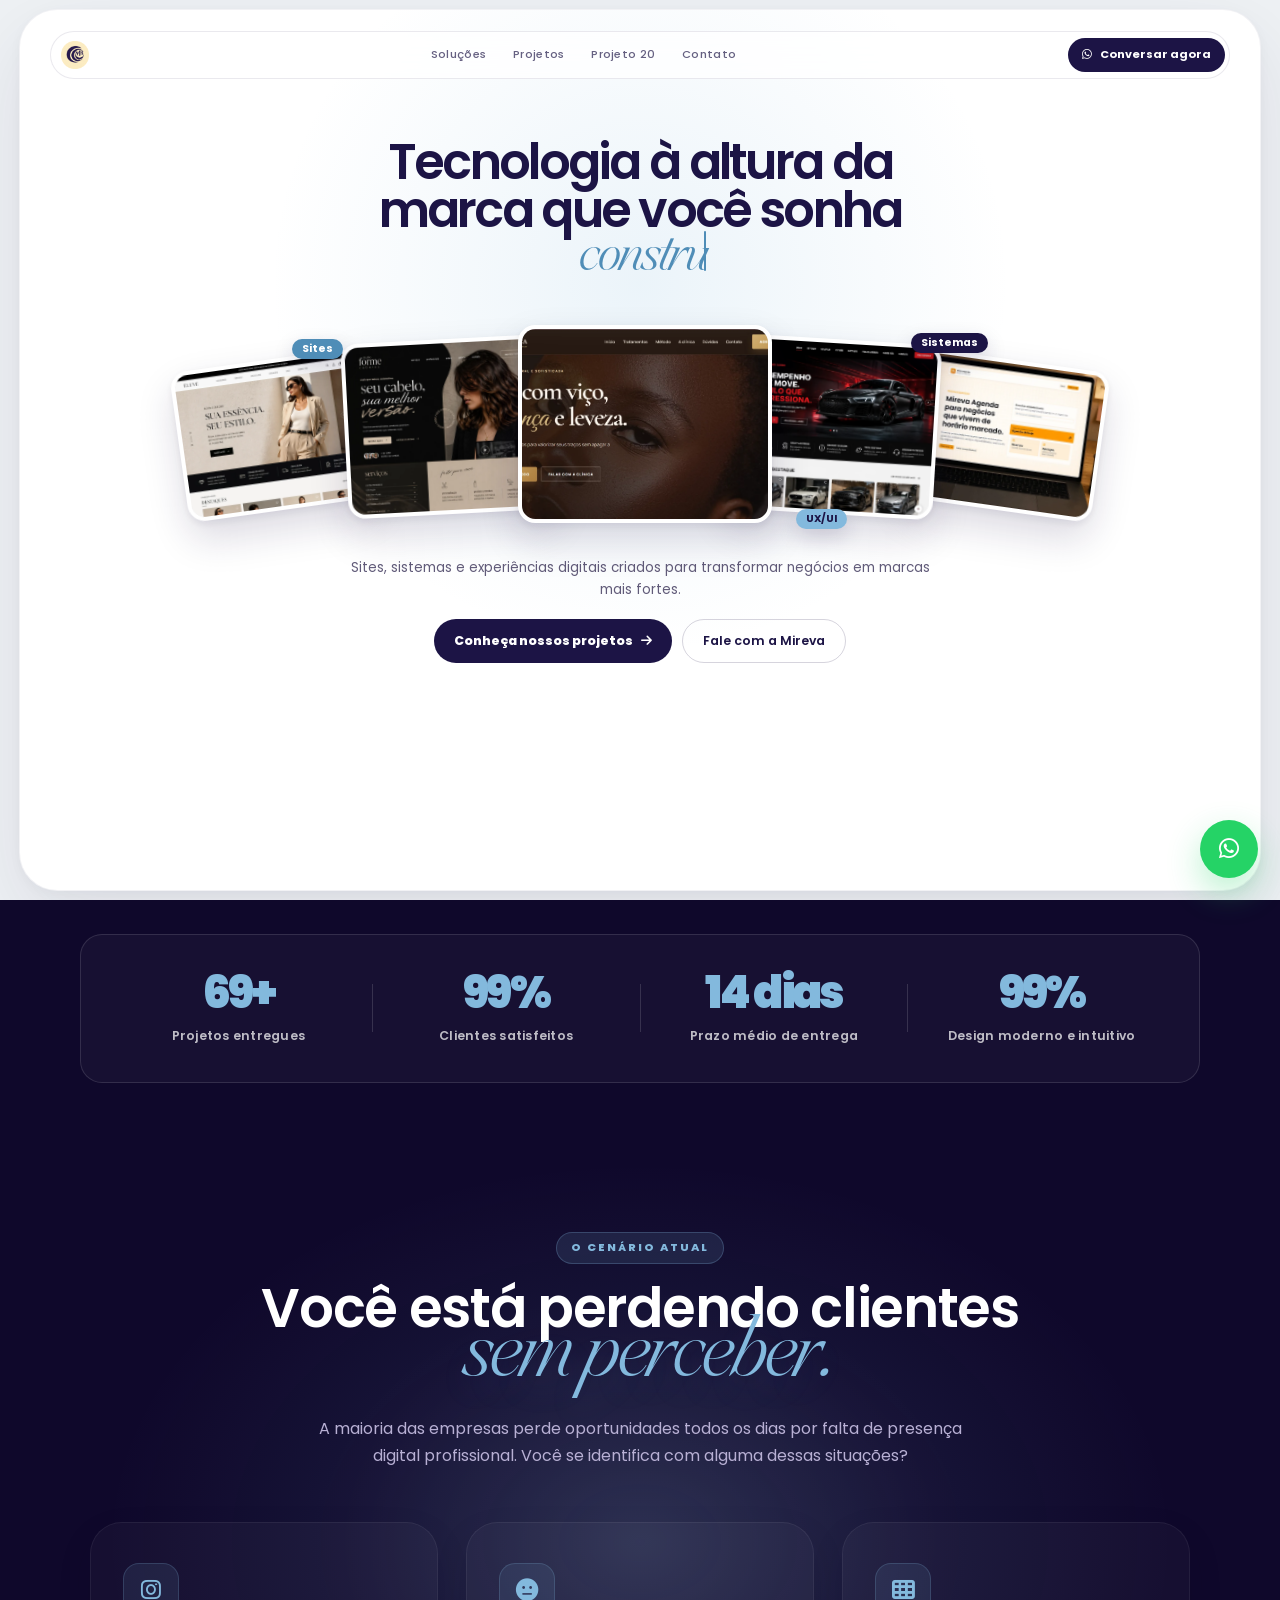
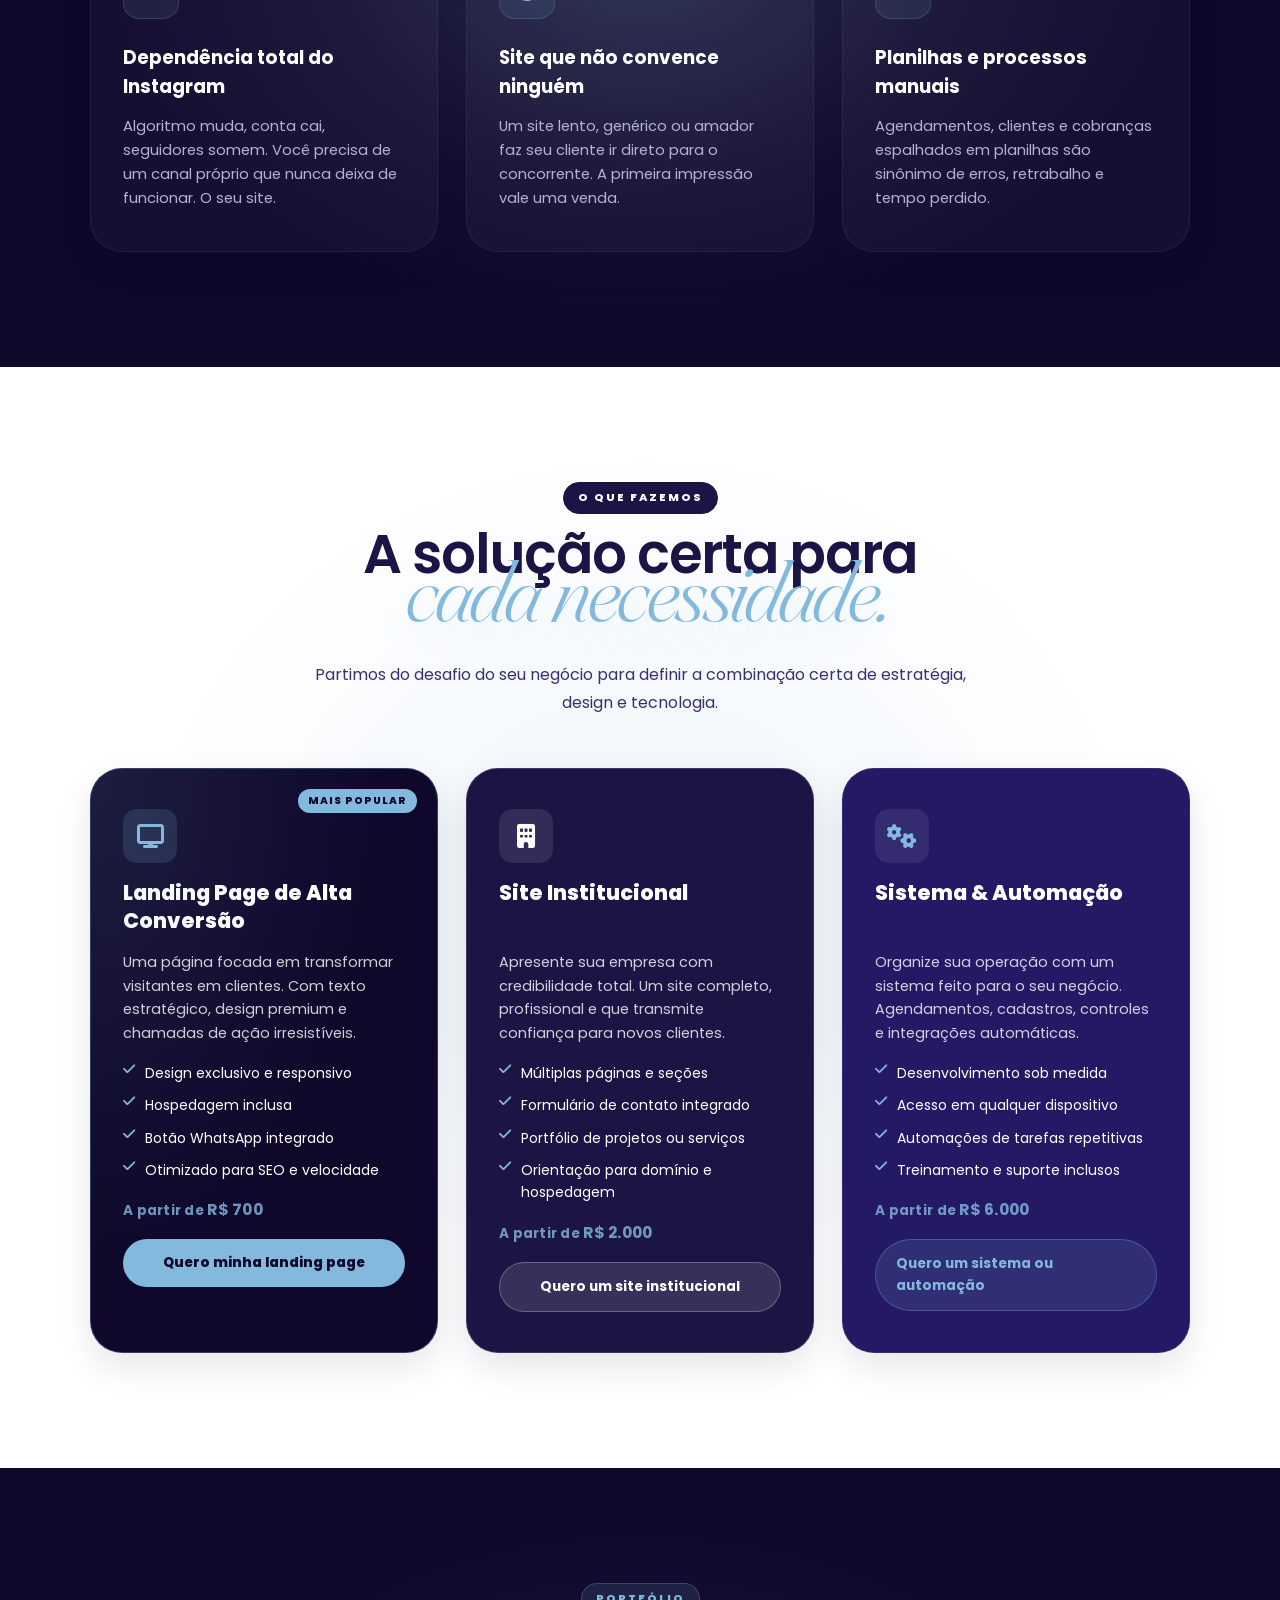
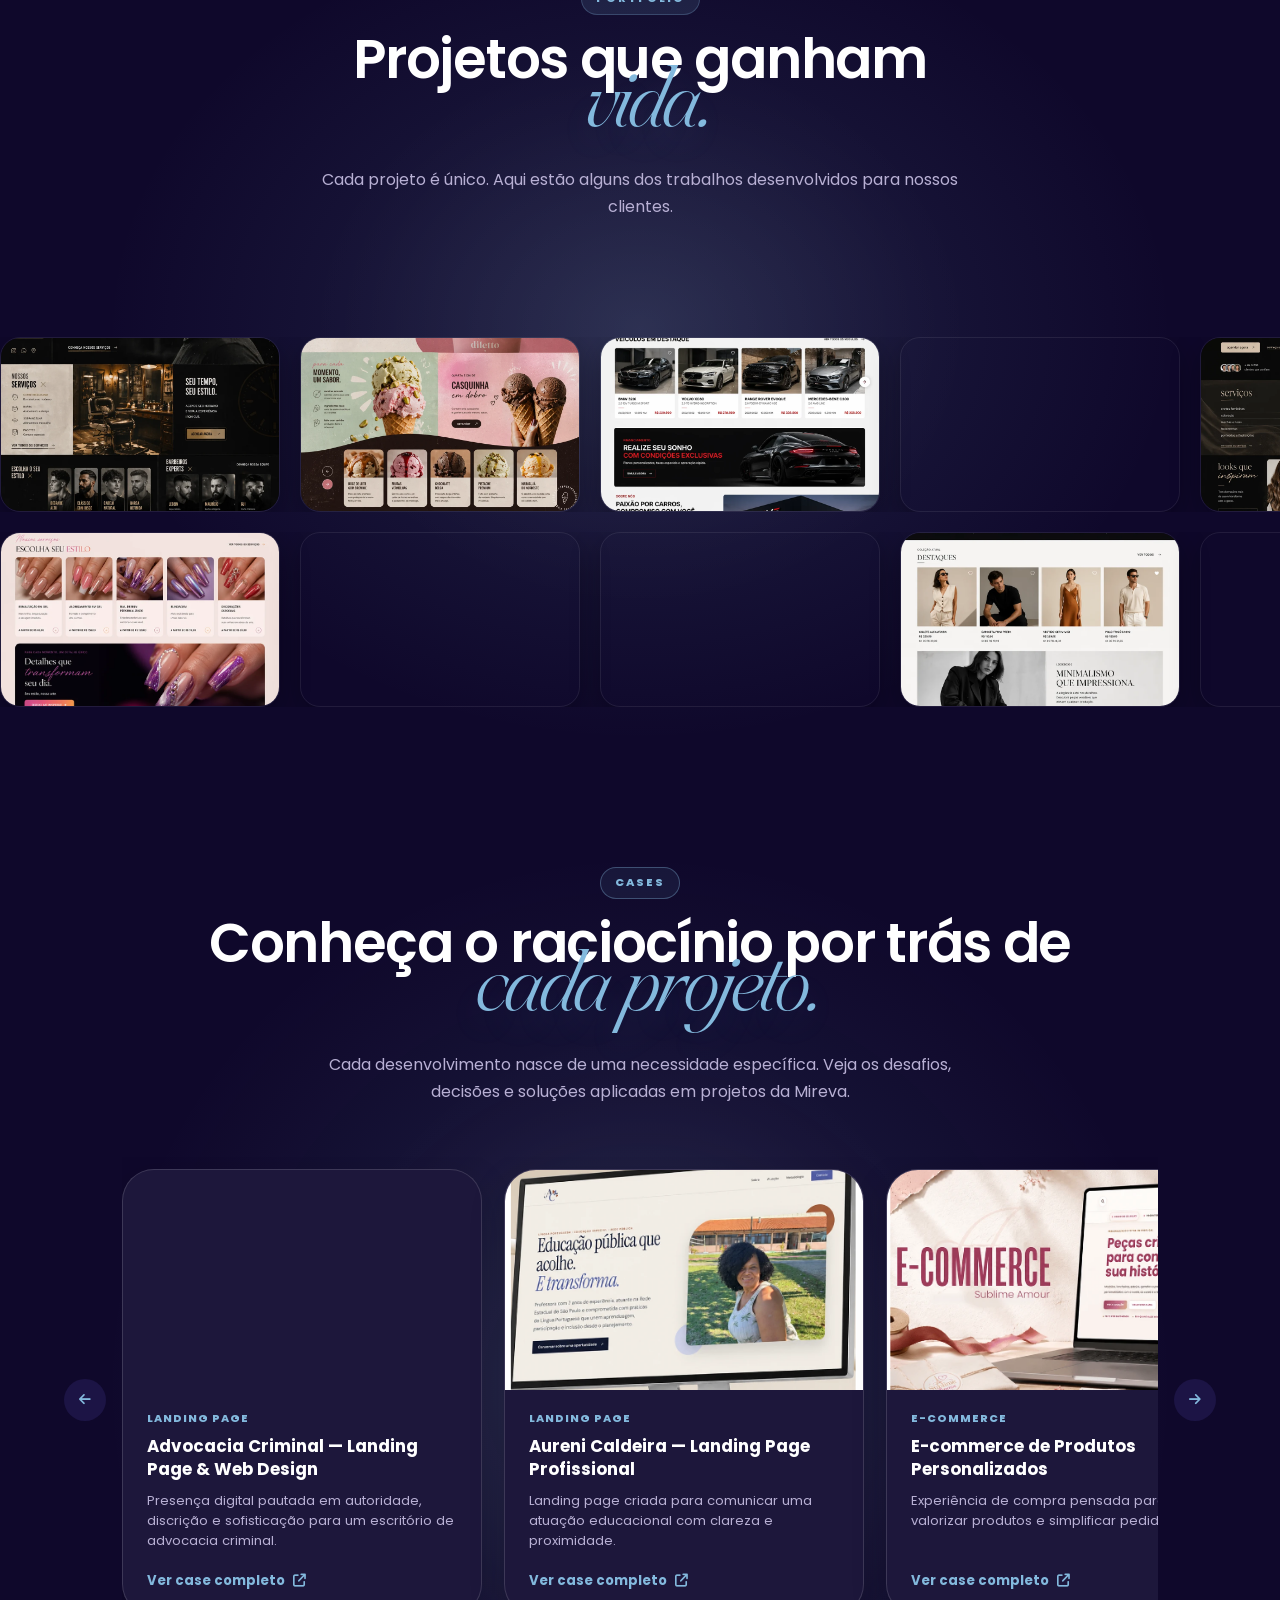
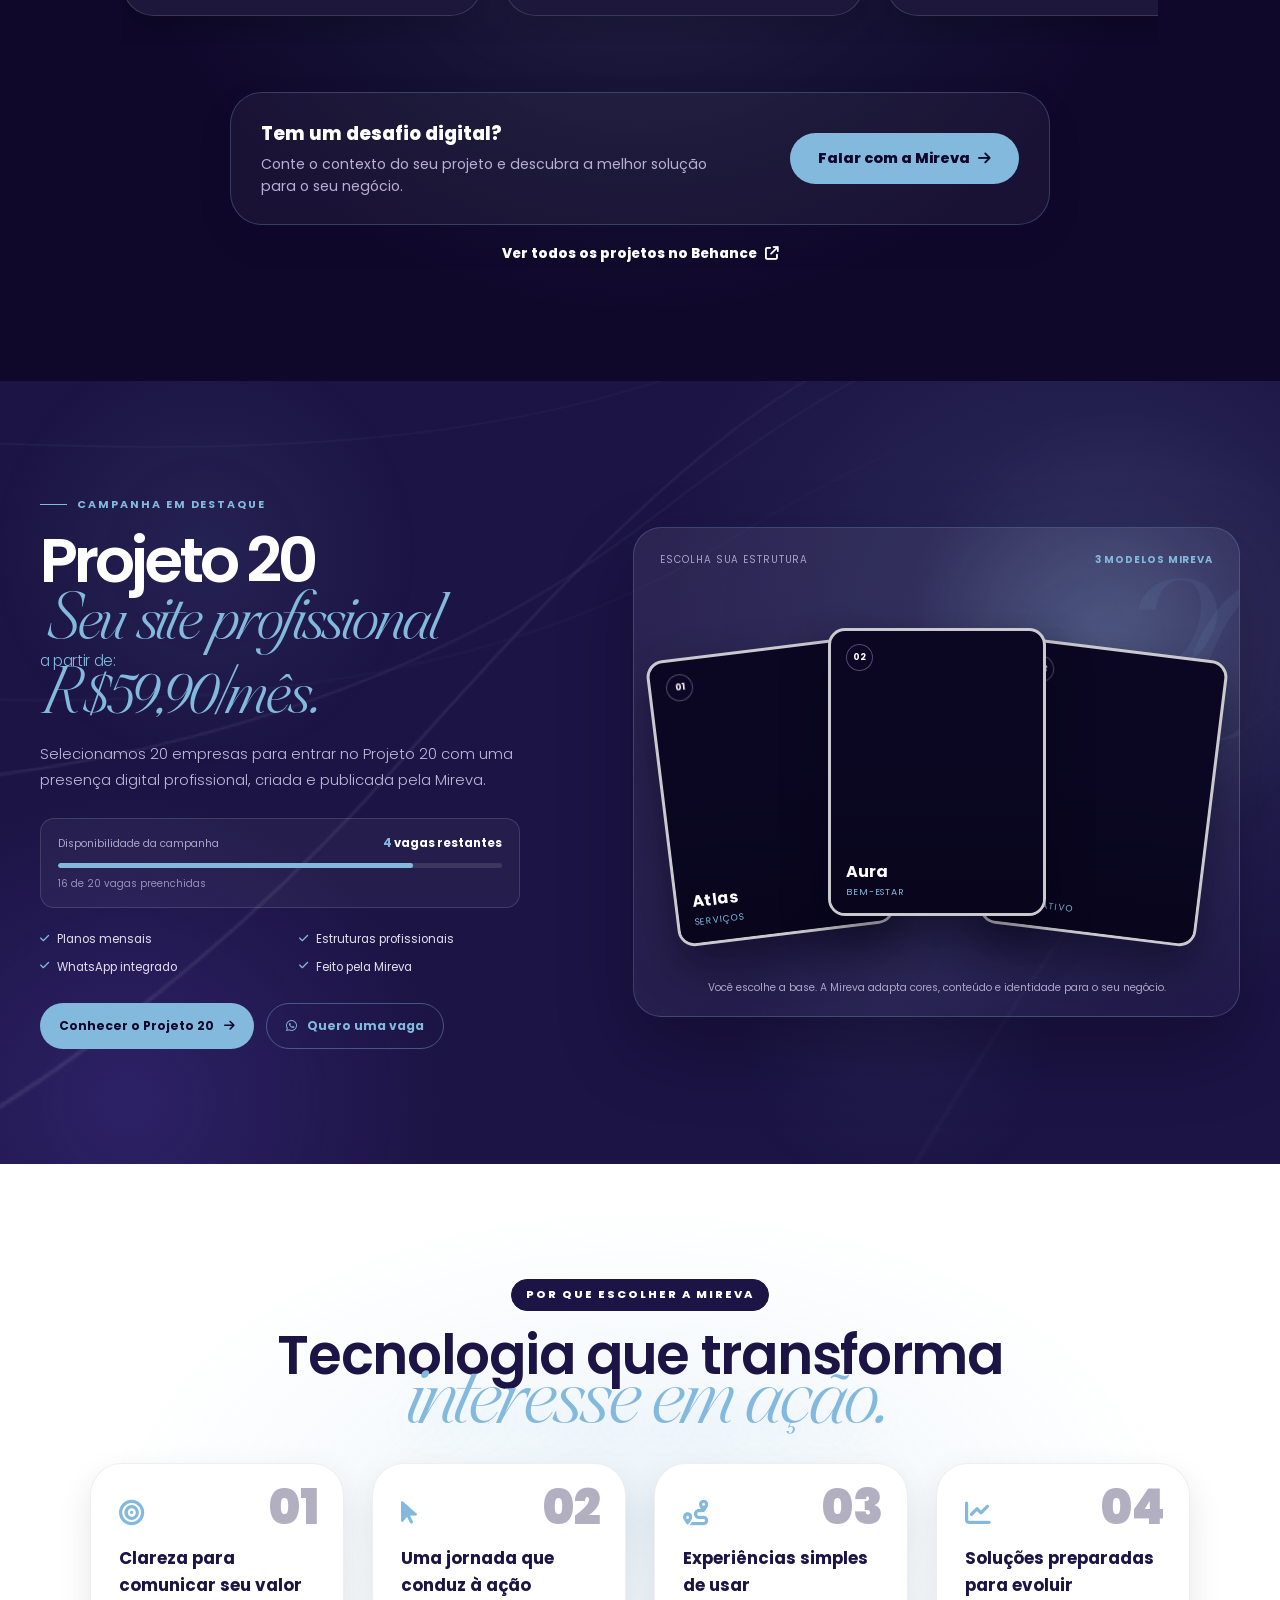
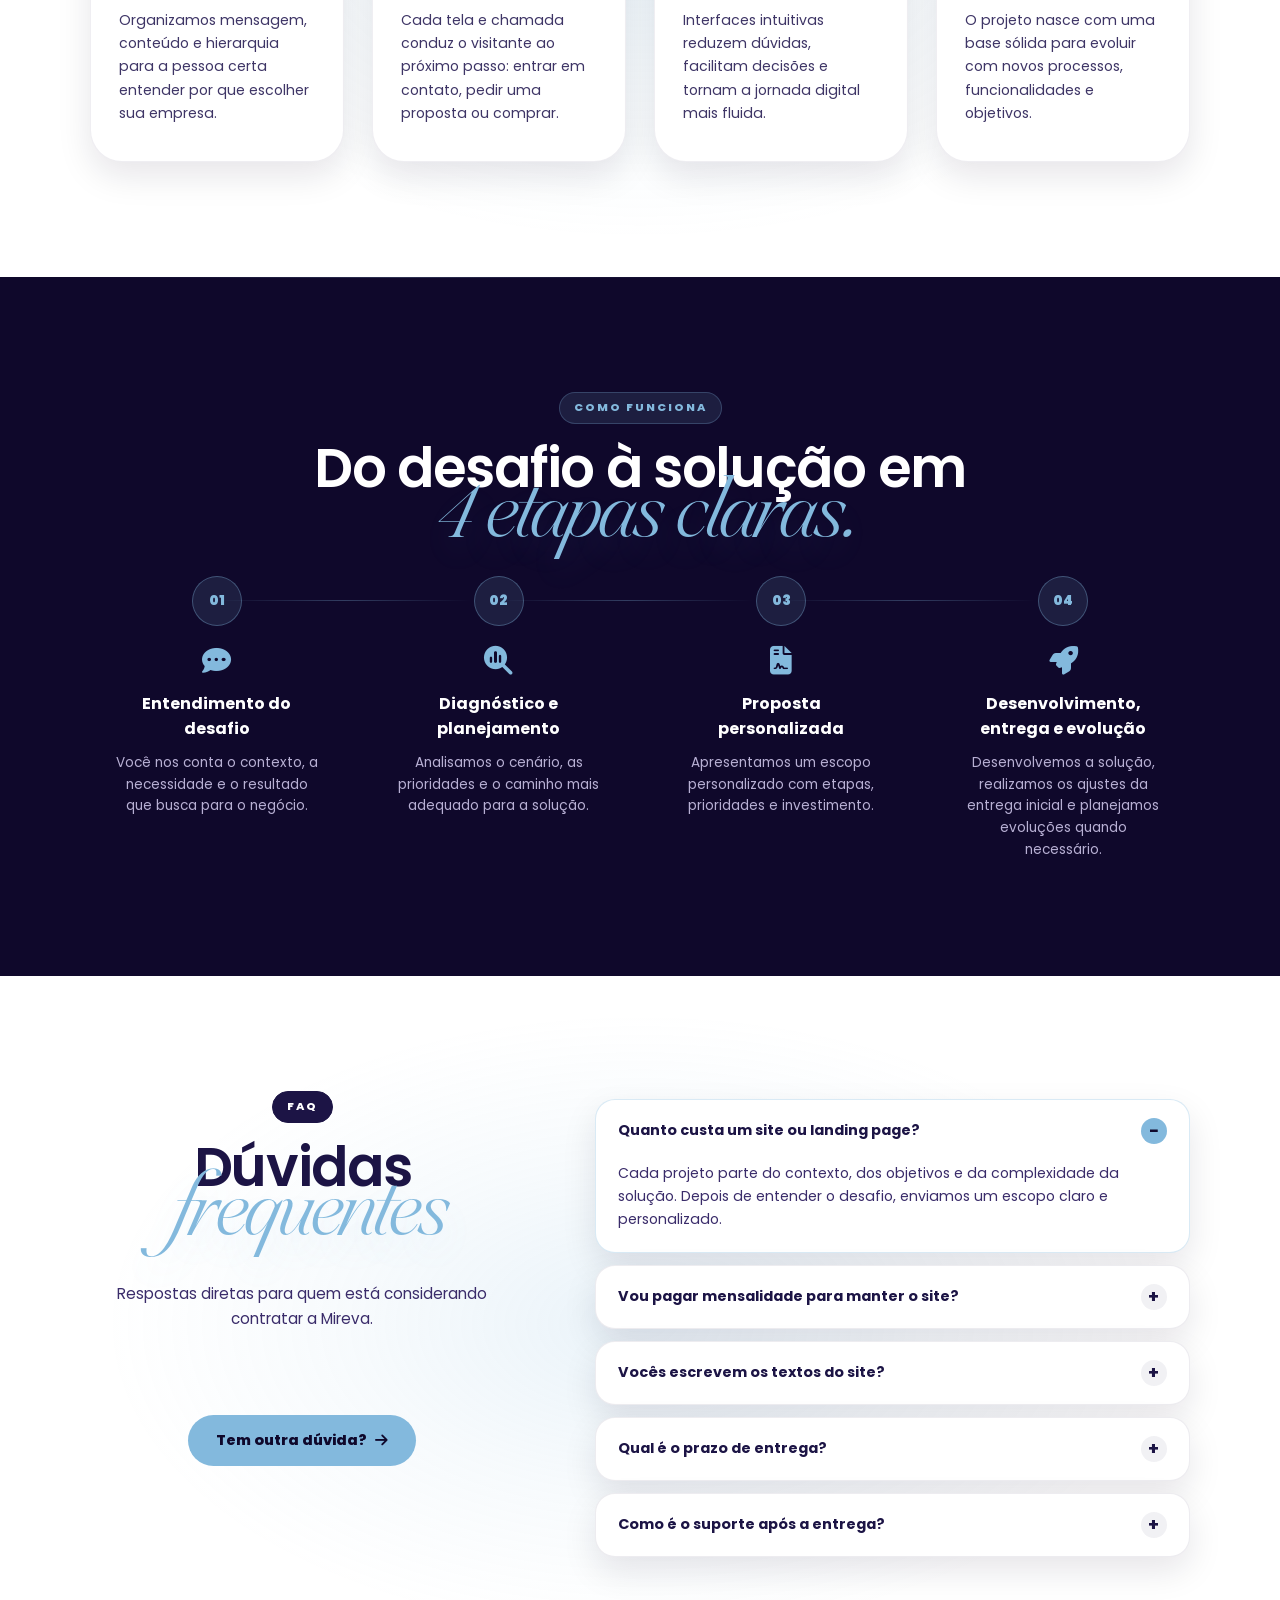
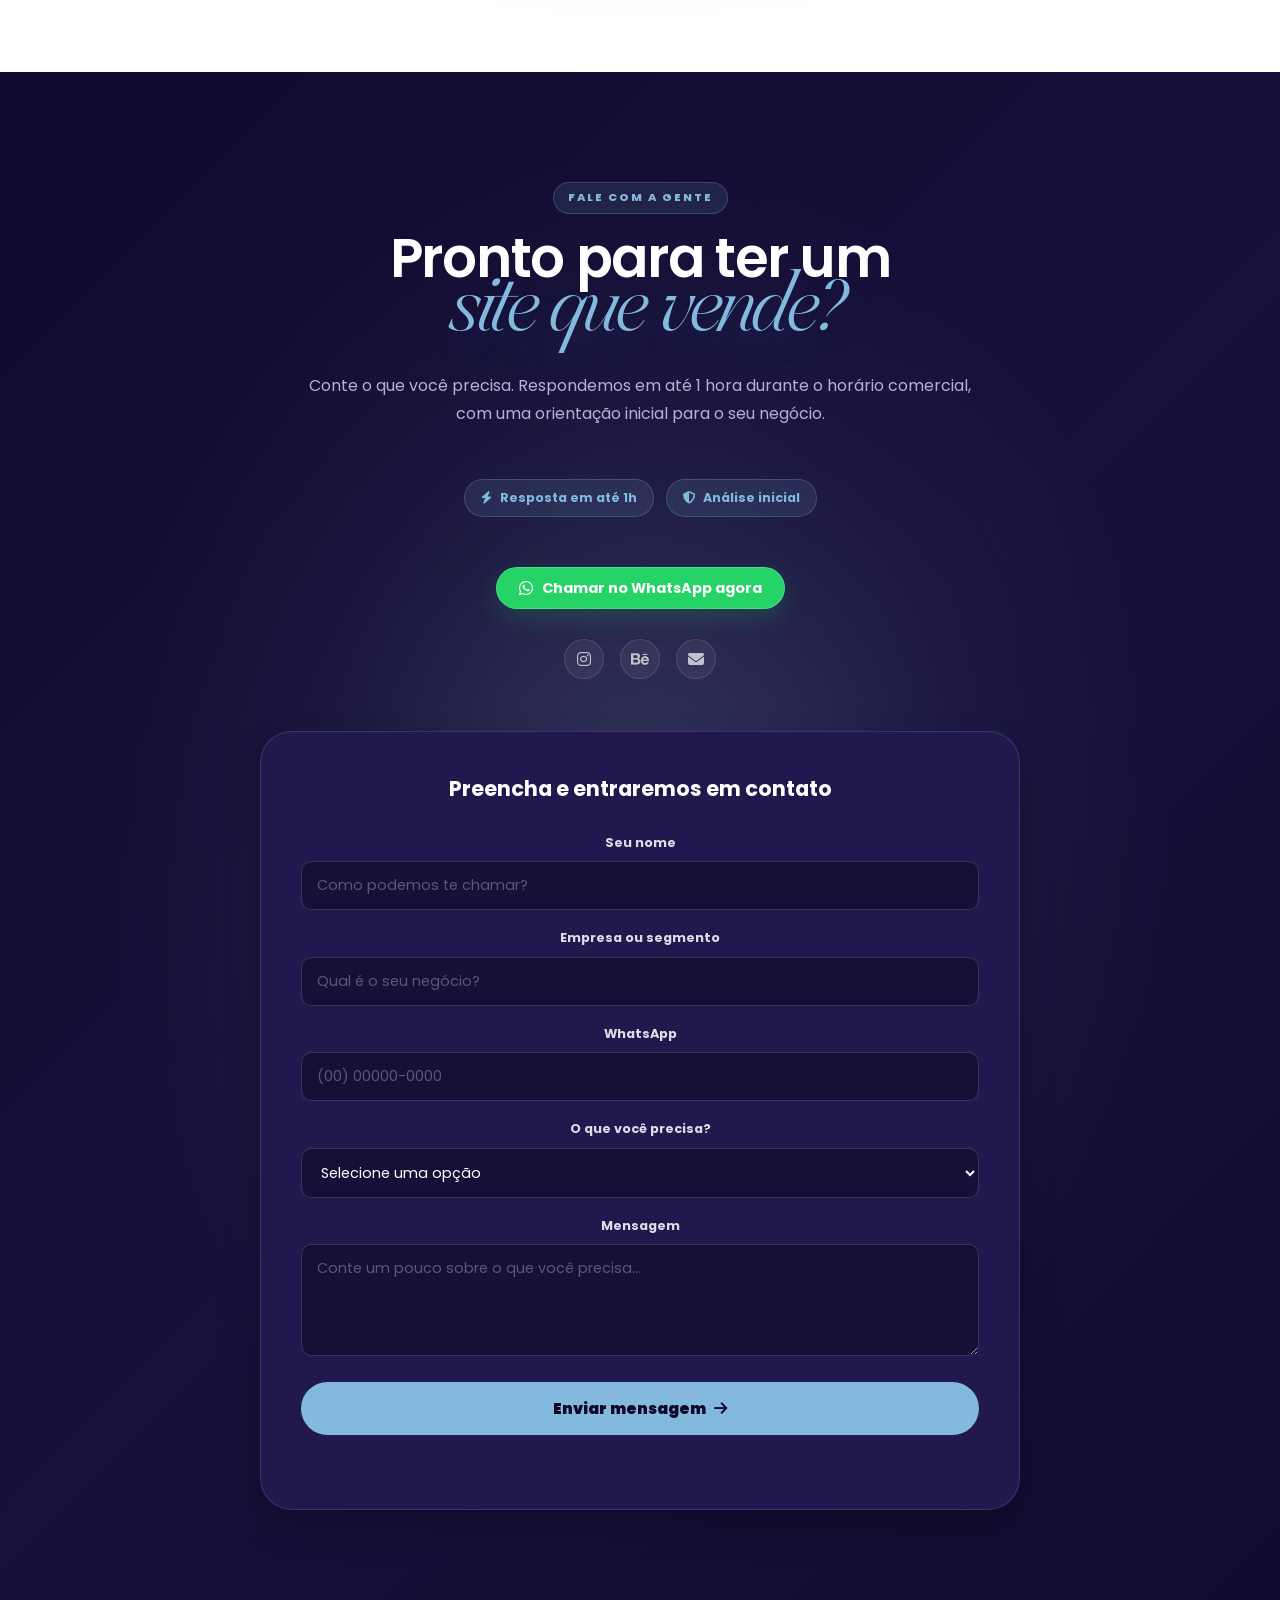
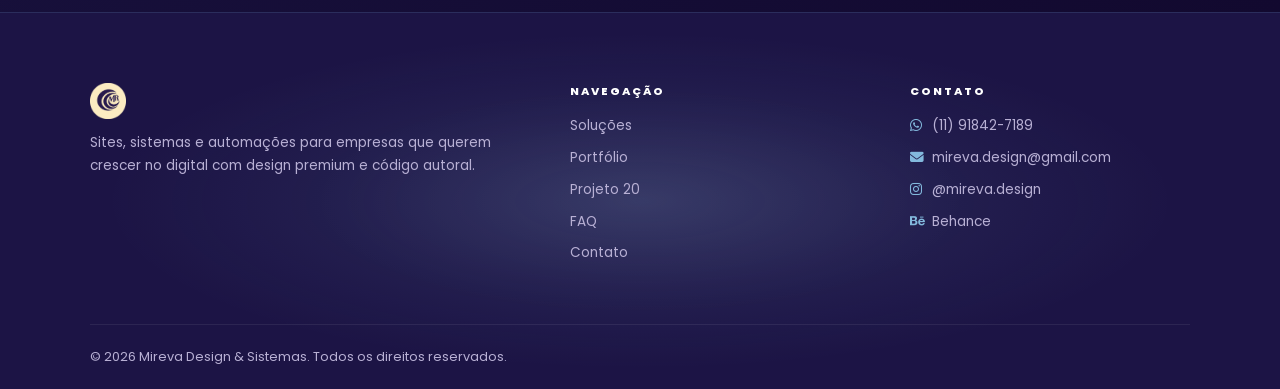
<file: index.html>
<!DOCTYPE html>
<html lang="pt-BR">
<head>
  <meta charset="UTF-8" />
  <meta name="viewport" content="width=device-width, initial-scale=1.0" />
  <title>Mireva Design & Sistemas | Sites e sistemas que vendem</title>
  <meta name="description" content="Landing pages de alta conversão, sites profissionais e sistemas personalizados para empresas que querem crescer no digital. Mireva Design & Sistemas.">
  <meta name="author" content="Mireva Design & Sistemas">
  <meta name="robots" content="index,follow,max-image-preview:large">
  <link rel="canonical" href="https://mirevadesign.com.br/">
  <meta property="og:type" content="website">
  <meta property="og:locale" content="pt_BR">
  <meta property="og:site_name" content="Mireva Design & Sistemas">
  <meta property="og:title" content="Mireva Design & Sistemas | Sites e sistemas sob medida">
  <meta property="og:description" content="Landing pages, sites institucionais, sistemas web e automações para empresas que querem crescer no digital.">
  <meta property="og:url" content="https://mirevadesign.com.br/">
  <meta property="og:image" content="https://mirevadesign.com.br/img/mireva-social.png">
  <meta property="og:image:width" content="1200">
  <meta property="og:image:height" content="630">
  <meta property="og:image:alt" content="Ilustração de soluções digitais da Mireva">
  <meta name="twitter:card" content="summary_large_image">
  <meta name="twitter:title" content="Mireva Design & Sistemas | Sites e sistemas sob medida">
  <meta name="twitter:description" content="Landing pages, sites institucionais, sistemas web e automações para empresas que querem crescer no digital.">
  <meta name="twitter:image" content="https://mirevadesign.com.br/img/mireva-social.png">
  <script type="application/ld+json">
  {
    "@context": "https://schema.org",
    "@type": ["Organization", "ProfessionalService"],
    "@id": "https://mirevadesign.com.br/#organization",
    "name": "Mireva Design & Sistemas",
    "url": "https://mirevadesign.com.br/",
    "logo": "https://mirevadesign.com.br/img/logo-branca.png",
    "image": "https://mirevadesign.com.br/img/mireva-social.png",
    "email": "mireva.design@gmail.com",
    "telephone": "+55-11-91842-7189",
    "areaServed": { "@type": "Country", "name": "Brasil" },
    "sameAs": [
      "https://www.instagram.com/mireva.design",
      "https://www.behance.net/mirevadesign"
    ],
    "knowsAbout": ["Landing pages", "Sites institucionais", "Sistemas web", "Automações de processos"]
  }
  </script>
  <link rel="icon" type="image/png" href="img/logo-branca.png">
  <link rel="apple-touch-icon" href="img/logo-branca.png">
  <link rel="preconnect" href="https://fonts.googleapis.com">
  <link rel="preconnect" href="https://fonts.gstatic.com" crossorigin>
  <link rel="preconnect" href="https://cdnjs.cloudflare.com" crossorigin>
  <link href="https://fonts.googleapis.com/css2?family=Poppins:wght@300;400;500;600;700;800&display=swap" rel="stylesheet">
  <link rel="stylesheet" href="https://cdnjs.cloudflare.com/ajax/libs/font-awesome/6.5.1/css/all.min.css">
  <link rel="stylesheet" href="mireva.css?v=57">
  <!-- Meta Pixel Code -->
  <script>
    !function(f,b,e,v,n,t,s)
    {if(f.fbq)return;n=f.fbq=function(){n.callMethod?
    n.callMethod.apply(n,arguments):n.queue.push(arguments)};
    if(!f._fbq)f._fbq=n;n.push=n;n.loaded=!0;n.version='2.0';
    n.queue=[];t=b.createElement(e);t.async=!0;
    t.src=v;s=b.getElementsByTagName(e)[0];
    s.parentNode.insertBefore(t,s)}(window, document,'script',
    'https://connect.facebook.net/en_US/fbevents.js');
    fbq('init', '2361536370918875');
    fbq('track', 'PageView');
  </script>
  <!-- End Meta Pixel Code -->
</head>
<body>
  <noscript><img height="1" width="1" style="display:none"
  src="https://www.facebook.com/tr?id=2361536370918875&ev=PageView&noscript=1"
  alt=""
  /></noscript>

  <!-- ========== HEADER ========== -->
  <header class="header" id="header">
    <a href="#inicio" class="logo">
      <img src="img/logo-branca.png" alt="Logo Mireva" width="256" height="256" decoding="async">
      <span></span>
    </a>

    <nav class="nav" id="nav">
      <a href="#servicos">Soluções</a>
      <a href="#portfolio">Projetos</a>
      <a href="#projeto-20">Projeto 20</a>
      <a href="#contato">Contato</a>
    </nav>

    <a href="https://wa.me/5511918427189" class="btn-cta-header" target="_blank" rel="noopener">
      <i class="fa-brands fa-whatsapp"></i> Conversar agora
    </a>
    <button class="menu-btn" id="menuBtn" aria-label="Menu">
      <span></span><span></span><span></span>
    </button>
  </header>

  <!-- ========== HERO ========== -->
  <section class="hero-section" id="inicio">
    <div class="hero-stage" aria-label="Apresentação da Mireva">
      <div class="hero-panel-content">
        <div class="hero-text">
          <h1 class="hero-headline">
            Tecnologia à altura da marca que você sonha<br>
            <span class="hero-word-window" aria-live="polite"><span class="hero-word">construir.</span></span>
          </h1>
        </div>

        <div class="hero-projects" aria-label="Seleção de projetos digitais Mireva">
          <span class="project-tag tag-sites">Sites</span>
          <span class="project-tag tag-systems">Sistemas</span>
          <span class="project-tag tag-ux">UX/UI</span>
          <article class="project-card project-card-1"><img src="img/landingPages/landingPagesRoupa.webp" alt="Landing page de moda desenvolvida pela Mireva" width="917" height="1715" decoding="async"></article>
          <article class="project-card project-card-2"><img src="img/landingPages/landingpageCabeleleiro.webp" alt="Landing page de beleza desenvolvida pela Mireva" width="1024" height="1536" decoding="async"></article>
          <article class="project-card project-card-main"><img src="img/siteesteticaimagem.webp" alt="Landing page da OR Estética desenvolvida pela Mireva" width="1901" height="850" decoding="async" fetchpriority="high"></article>
          <article class="project-card project-card-4"><img src="img/landingPages/landingPageAutomoveis.webp" alt="Landing page de automóveis desenvolvida pela Mireva" width="906" height="1736" decoding="async"></article>
          <article class="project-card project-card-5"><img src="img/behance/mireva-agenda.png" alt="Sistema de agenda digital desenvolvido pela Mireva" width="408" height="311" decoding="async"></article>
        </div>

        <div class="hero-bottom">
          <p class="hero-sub">Sites, sistemas e experiências digitais criados para transformar negócios em marcas mais fortes.</p>
          <div class="hero-actions">
            <a href="#portfolio" class="btn-gold">Conheça nossos projetos <i class="fa-solid fa-arrow-right"></i></a>
            <a href="#contato" class="btn-ghost">Fale com a Mireva</a>
          </div>
        </div>
      </div>
    </div>
  </section>

  <!-- ========== NÚMEROS ========== -->
  <section class="numbers-section">
    <div class="numbers-inner">
      <div class="number-card">
        <div class="number-val"><span class="counter" data-target="70">0</span>+</div>
        <p>Projetos entregues</p>
      </div>
      <div class="number-divider"></div>
      <div class="number-card">
        <div class="number-val"><span class="counter" data-target="100">0</span>%</div>
        <p>Clientes satisfeitos</p>
      </div>
      <div class="number-divider"></div>
      <div class="number-card">
        <div class="number-val"><span class="counter" data-target="15">0</span> dias</div>
        <p>Prazo médio de entrega</p>
      </div>
      <div class="number-divider"></div>
      <div class="number-card">
        <div class="number-val"><span class="counter" data-target="100">0</span>%</div>
        <p>Design moderno e intuitivo</p>
      </div>

    </div>
  </section>

  <!-- ========== DOR / PROBLEMA ========== -->
  <section class="pain-section" id="problema">
    <div class="section-container">
      <div class="section-label gold-label">O cenário atual</div>
      <h2 class="section-title light-title">Você está perdendo clientes <em>sem perceber.</em></h2>
      <p class="section-sub">A maioria das empresas perde oportunidades todos os dias por falta de presença digital profissional. Você se identifica com alguma dessas situações?</p>
      <div class="pain-grid">
        <article class="pain-card fade-up">
          <div class="pain-icon-wrap">
            <i class="fa-brands fa-instagram"></i>
          </div>
          <h3>Dependência total do Instagram</h3>
          <p>Algoritmo muda, conta cai, seguidores somem. Você precisa de um canal próprio que nunca deixa de funcionar. O seu site.</p>
        </article>
        <article class="pain-card fade-up" style="animation-delay:.1s">
          <div class="pain-icon-wrap">
            <i class="fa-solid fa-face-meh"></i>
          </div>
          <h3>Site que não convence ninguém</h3>
          <p>Um site lento, genérico ou amador faz seu cliente ir direto para o concorrente. A primeira impressão vale uma venda.</p>
        </article>
        <article class="pain-card fade-up" style="animation-delay:.2s">
          <div class="pain-icon-wrap">
            <i class="fa-solid fa-table-cells"></i>
          </div>
          <h3>Planilhas e processos manuais</h3>
          <p>Agendamentos, clientes e cobranças espalhados em planilhas são sinônimo de erros, retrabalho e tempo perdido.</p>
        </article>
      </div>
    </div>
  </section>

  <!-- ========== SOLUÇÕES ========== -->
  <section class="solutions-section" id="servicos">
    <div class="section-container">
      <div class="section-label navy-label">O que fazemos</div>
      <h2 class="section-title dark-title">A solução certa para <em>cada necessidade.</em></h2>
      <p class="section-sub solutions-positioning">Partimos do desafio do seu negócio para definir a combinação certa de estratégia, design e tecnologia.</p>
      <div class="solutions-grid">

        <article class="solution-card solution-gold fade-up">
          <div class="solution-icon"><i class="fa-solid fa-display"></i></div>
          <div class="solution-badge">Mais popular</div>
          <h3>Landing Page de Alta Conversão</h3>
          <p>Uma página focada em transformar visitantes em clientes. Com texto estratégico, design premium e chamadas de ação irresistíveis.</p>
          <ul class="solution-list">
            <li><i class="fa-solid fa-check"></i> Design exclusivo e responsivo</li>
            <li><i class="fa-solid fa-check"></i> Hospedagem inclusa</li>
            <li><i class="fa-solid fa-check"></i> Botão WhatsApp integrado</li>
            <li><i class="fa-solid fa-check"></i> Otimizado para SEO e velocidade</li>
          </ul>
          <p class="solution-price">A partir de <strong>R$ 700</strong></p>
          <a href="#contato" class="btn-solution-gold">Quero minha landing page</a>
        </article>

        <article class="solution-card solution-navy fade-up" style="animation-delay:.12s">
          <div class="solution-icon"><i class="fa-solid fa-building"></i></div>
          <h3>Site Institucional</h3>
          <p>Apresente sua empresa com credibilidade total. Um site completo, profissional e que transmite confiança para novos clientes.</p>
          <ul class="solution-list">
            <li><i class="fa-solid fa-check"></i> Múltiplas páginas e seções</li>
            <li><i class="fa-solid fa-check"></i> Formulário de contato integrado</li>
            <li><i class="fa-solid fa-check"></i> Portfólio de projetos ou serviços</li>
            <li><i class="fa-solid fa-check"></i> Orientação para domínio e hospedagem</li>
          </ul>
          <p class="solution-price">A partir de <strong>R$ 2.000</strong></p>
          <a href="#contato" class="btn-solution-navy">Quero um site institucional</a>
        </article>

        <article class="solution-card solution-dark fade-up" style="animation-delay:.24s">
          <div class="solution-icon"><i class="fa-solid fa-gears"></i></div>
          <h3>Sistema & Automação</h3>
          <p>Organize sua operação com um sistema feito para o seu negócio. Agendamentos, cadastros, controles e integrações automáticas.</p>
          <ul class="solution-list">
            <li><i class="fa-solid fa-check"></i> Desenvolvimento sob medida</li>
            <li><i class="fa-solid fa-check"></i> Acesso em qualquer dispositivo</li>
            <li><i class="fa-solid fa-check"></i> Automações de tarefas repetitivas</li>
            <li><i class="fa-solid fa-check"></i> Treinamento e suporte inclusos</li>
          </ul>
          <p class="solution-price">A partir de <strong>R$ 6.000</strong></p>
          <a href="#contato" class="btn-solution-dark">Quero um sistema ou automação</a>
        </article>

      </div>

    </div>
  </section>

  <!-- ========== PORTFOLIO ========== -->
  <section class="portfolio-section" id="portfolio">
    <div class="portfolio-header">
      <div class="section-label gold-label">Portfólio</div>
      <h2 class="section-title light-title">Projetos que ganham <em>vida.</em></h2>
      <p class="section-sub">Cada projeto é único. Aqui estão alguns dos trabalhos desenvolvidos para nossos clientes.</p>
    </div>

    <div class="portfolio-carousel carousel-right">
      <div class="portfolio-track">
        <div class="portfolio-group">
          <div class="portfolio-card"><img src="img/landingPages/barbeiroLandingPage.webp" alt="Landing page barbearia" loading="lazy" decoding="async" width="1024" height="1536"></div>
          <div class="portfolio-card"><img src="img/landingPages/landingMilkshake.webp" alt="Landing page milkshake" loading="lazy" decoding="async" width="1024" height="1536"></div>
          <div class="portfolio-card"><img src="img/landingPages/landingPageAutomoveis.webp" alt="Landing page automóveis" loading="lazy" decoding="async" width="906" height="1736"></div>
          <div class="portfolio-card"><img src="img/landingPages/brecholanding.webp" alt="Landing page brechó" loading="lazy" decoding="async" width="1024" height="1536"></div>
          <div class="portfolio-card"><img src="img/landingPages/landingpageCabeleleiro.webp" alt="Landing page cabeleireiro" loading="lazy" decoding="async" width="1024" height="1536"></div>
        </div>
        <div class="portfolio-group" aria-hidden="true">
          <div class="portfolio-card"><img src="img/landingPages/barbeiroLandingPage.webp" alt="" loading="lazy" decoding="async" width="1024" height="1536"></div>
          <div class="portfolio-card"><img src="img/landingPages/landingMilkshake.webp" alt="" loading="lazy" decoding="async" width="1024" height="1536"></div>
          <div class="portfolio-card"><img src="img/landingPages/landingPageAutomoveis.webp" alt="" loading="lazy" decoding="async" width="906" height="1736"></div>
          <div class="portfolio-card"><img src="img/landingPages/brecholanding.webp" alt="" loading="lazy" decoding="async" width="1024" height="1536"></div>
          <div class="portfolio-card"><img src="img/landingPages/landingpageCabeleleiro.webp" alt="" loading="lazy" decoding="async" width="1024" height="1536"></div>
        </div>
        <div class="portfolio-group" aria-hidden="true">
          <div class="portfolio-card"><img src="img/landingPages/barbeiroLandingPage.webp" alt="" loading="lazy" decoding="async" width="1024" height="1536"></div>
          <div class="portfolio-card"><img src="img/landingPages/landingMilkshake.webp" alt="" loading="lazy" decoding="async" width="1024" height="1536"></div>
          <div class="portfolio-card"><img src="img/landingPages/landingPageAutomoveis.webp" alt="" loading="lazy" decoding="async" width="906" height="1736"></div>
          <div class="portfolio-card"><img src="img/landingPages/brecholanding.webp" alt="" loading="lazy" decoding="async" width="1024" height="1536"></div>
          <div class="portfolio-card"><img src="img/landingPages/landingpageCabeleleiro.webp" alt="" loading="lazy" decoding="async" width="1024" height="1536"></div>
        </div>
      </div>
    </div>

    <div class="portfolio-carousel carousel-left">
      <div class="portfolio-track">
        <div class="portfolio-group">
          <div class="portfolio-card"><img src="img/landingPages/landingPagesUnhas.webp" alt="Landing page unhas" loading="lazy" decoding="async" width="863" height="1823"></div>
          <div class="portfolio-card"><img src="img/landingPages/landingPageHamburgueria.webp" alt="Landing page hamburgueria" loading="lazy" decoding="async" width="1055" height="1491"></div>
          <div class="portfolio-card"><img src="img/landingPages/landingPageMilkshake.webp" alt="Landing page milkshake 2" loading="lazy" decoding="async" width="781" height="2014"></div>
          <div class="portfolio-card"><img src="img/landingPages/landingPagesRoupa.webp" alt="Landing page roupa" loading="lazy" decoding="async" width="917" height="1715"></div>
          <div class="portfolio-card"><img src="img/landingPages/landingpagesTenis.webp" alt="Landing page tênis" loading="lazy" decoding="async" width="1024" height="1536"></div>
        </div>
        <div class="portfolio-group" aria-hidden="true">
          <div class="portfolio-card"><img src="img/landingPages/landingPagesUnhas.webp" alt="" loading="lazy" decoding="async" width="863" height="1823"></div>
          <div class="portfolio-card"><img src="img/landingPages/landingPageHamburgueria.webp" alt="" loading="lazy" decoding="async" width="1055" height="1491"></div>
          <div class="portfolio-card"><img src="img/landingPages/landingPageMilkshake.webp" alt="" loading="lazy" decoding="async" width="781" height="2014"></div>
          <div class="portfolio-card"><img src="img/landingPages/landingPagesRoupa.webp" alt="" loading="lazy" decoding="async" width="917" height="1715"></div>
          <div class="portfolio-card"><img src="img/landingPages/landingpagesTenis.webp" alt="" loading="lazy" decoding="async" width="1024" height="1536"></div>
        </div>
        <div class="portfolio-group" aria-hidden="true">
          <div class="portfolio-card"><img src="img/landingPages/landingPagesUnhas.webp" alt="" loading="lazy" decoding="async" width="863" height="1823"></div>
          <div class="portfolio-card"><img src="img/landingPages/landingPageHamburgueria.webp" alt="" loading="lazy" decoding="async" width="1055" height="1491"></div>
          <div class="portfolio-card"><img src="img/landingPages/landingPageMilkshake.webp" alt="" loading="lazy" decoding="async" width="781" height="2014"></div>
          <div class="portfolio-card"><img src="img/landingPages/landingPagesRoupa.webp" alt="" loading="lazy" decoding="async" width="917" height="1715"></div>
          <div class="portfolio-card"><img src="img/landingPages/landingpagesTenis.webp" alt="" loading="lazy" decoding="async" width="1024" height="1536"></div>
        </div>
      </div>
    </div>

    <div class="cases-intro">
      <div class="section-label gold-label">Cases</div>
      <h2 class="section-title light-title">Conheça o raciocínio por trás de cada projeto</h2>
      <p>Cada desenvolvimento nasce de uma necessidade específica. Veja os desafios, decisões e soluções aplicadas em projetos reais da Mireva.</p>
      <div class="cases-grid">
        <article class="case-card">
          <div class="case-card-top"><span class="case-category">Sistema</span><i class="fa-solid fa-arrow-up-right-from-square"></i></div>
          <h3>Clínica Optomais</h3>
          <p><strong>Desafio:</strong> Organizar processos e melhorar a experiência digital da clínica.</p>
          <p><strong>Solução:</strong> Desenvolvimento de uma solução personalizada unindo interface e tecnologia.</p>
          <a href="https://www.behance.net/mirevadesign" target="_blank" rel="noopener">Ver case completo <i class="fa-solid fa-arrow-right"></i></a>
        </article>
        <article class="case-card">
          <div class="case-card-top"><span class="case-category">Landing Page</span><i class="fa-solid fa-arrow-up-right-from-square"></i></div>
          <h3>Maria Amora Cookies</h3>
          <p><strong>Desafio:</strong> Apresentar produtos artesanais e facilitar pedidos no digital.</p>
          <p><strong>Solução:</strong> Uma experiência visual com catálogo, ofertas e caminhos diretos para o WhatsApp.</p>
          <a href="https://www.behance.net/mirevadesign" target="_blank" rel="noopener">Ver case completo <i class="fa-solid fa-arrow-right"></i></a>
        </article>
        <article class="case-card">
          <div class="case-card-top"><span class="case-category">Site institucional</span><i class="fa-solid fa-arrow-up-right-from-square"></i></div>
          <h3>Clínica de Estética</h3>
          <p><strong>Desafio:</strong> Comunicar procedimentos e diferenciais com mais clareza e confiança.</p>
          <p><strong>Solução:</strong> Estrutura digital elegante, responsiva e orientada à decisão de novas clientes.</p>
          <a href="https://www.behance.net/mirevadesign" target="_blank" rel="noopener">Ver case completo <i class="fa-solid fa-arrow-right"></i></a>
        </article>
      </div>
    </div>

  </section>

  <!-- ========== DESTAQUES / PROJETO SHOWCASE ========== -->
  <section class="showcase-section">
    <div class="section-container">
      <div class="section-label navy-label">Destaques</div>
      <h2 class="section-title dark-title">Conheça alguns dos <em>nossos trabalhos.</em></h2>
      <p class="section-sub showcase-sub">Cada projeto foi pensado para resolver um problema real. Com design, estratégia e tecnologia sob medida.</p>

      <div class="showcase-grid">

        <!-- Projeto 1 — Site -->
        <article class="showcase-card fade-up">
          <div class="showcase-img">
            <!-- Substitua o src pela imagem do seu projeto -->
            <img src="img/siteesteticaimagem.webp" alt="Site da clínica OR Estética" loading="lazy" decoding="async" width="1901" height="850">
            <span class="showcase-badge">Site</span>
          </div>
          <div class="showcase-info">
            <h3>Site para Clínica de Estética</h3>
            <p>Uma presença digital elegante para apresentar procedimentos, diferenciais e facilitar o contato de novas clientes.</p>
            <a href="#contato" class="showcase-link">Quero um projeto assim <i class="fa-solid fa-arrow-right"></i></a>
          </div>
        </article>

        <!-- Projeto 2 — Site -->
        <article class="showcase-card fade-up" style="animation-delay:.1s">
          <div class="showcase-img">
            <!-- Substitua o src pela imagem do seu projeto -->
            <img src="img/sitemariaamoracookies.webp" alt="Landing page da doceria Maria Amora" loading="lazy" decoding="async" width="1898" height="901">
            <span class="showcase-badge">Landing Page</span>
          </div>
          <div class="showcase-info">
            <h3>Landing Page para Doceria Artesanal</h3>
            <p>Landing page com cardápio, sacola de pedidos, boxes para presente e chamada direta para compra pelo WhatsApp.</p>
            <a href="#contato" class="showcase-link">Quero minha landing page <i class="fa-solid fa-arrow-right"></i></a>
          </div>
        </article>

        <!-- Projeto 3 — Sistema de Ótica -->
        <article class="showcase-card fade-up" style="animation-delay:.2s">
          <div class="showcase-img">
            <!-- Substitua o src pela imagem do sistema de ótica -->
            <img src="img/sistemaotica.webp" alt="Sistema de gestão para ótica" loading="lazy" decoding="async" width="1912" height="881">
            <span class="showcase-badge badge-system">Sistema</span>
          </div>
          <div class="showcase-info">
            <h3>Sistema para Clínica de Optometria</h3>
            <p>Sistema desenvolvido para substituir receitas em papel por uma gestão digital completa, com pacientes, exames, agenda, relatórios e backup em um só lugar.</p>
            <a href="#contato" class="showcase-link">Quero um sistema <i class="fa-solid fa-arrow-right"></i></a>
          </div>
        </article>

        <!-- Projeto 4 — Identidade Visual -->
        <article class="showcase-card fade-up" style="animation-delay:.3s">
          <div class="showcase-img">
            <!-- Substitua o src pela imagem da identidade visual -->
            <img src="img/sitemodamasculina.webp" alt="Loja online de moda masculina" loading="lazy" decoding="async" width="1896" height="900">
            <span class="showcase-badge badge-brand">Site</span>
          </div>
          <div class="showcase-info">
            <h3>Loja Online para Moda Masculina</h3>
            <p>Projeto criado para apresentar coleções, destacar peças masculinas e facilitar pedidos com sacola de compras e finalização pelo WhatsApp.</p>
            <a href="#contato" class="showcase-link">Quero um site profissional <i class="fa-solid fa-arrow-right"></i></a>
          </div>
        </article>

      </div>
    </div>
  </section>

  <!-- ========== CASES DO BEHANCE ========== -->
  <section class="behance-section" id="cases">
    <div class="section-container">
      <div class="section-label navy-label">Cases</div>
      <h2 class="section-title dark-title">Conheça o raciocínio por trás de <em>cada projeto.</em></h2>
      <p class="section-sub behance-sub">Cada desenvolvimento nasce de uma necessidade específica. Veja os desafios, decisões e soluções aplicadas em projetos da Mireva.</p>
      <div class="behance-carousel-wrap">
        <button class="behance-arrow behance-prev" type="button" aria-label="Ver projetos anteriores"><i class="fa-solid fa-arrow-left"></i></button>
        <div class="behance-carousel" id="behanceCarousel" tabindex="0" aria-label="Carrossel de projetos do Behance">
          <a class="behance-card" href="https://www.behance.net/gallery/254994459/Advocacia-Criminal-Landing-Page-Web-Design" target="_blank" rel="noopener">
            <img src="img/behance/advocacia-criminal.png" alt="Landing page para Ribeiro & Vasconcelos Advocacia" loading="lazy" decoding="async" width="1400" height="788"><span>Landing Page</span><h3>Advocacia Criminal — Landing Page &amp; Web Design</h3><p class="behance-description">Presença digital pautada em autoridade, discrição e sofisticação para um escritório de advocacia criminal.</p><b>Ver case completo <i class="fa-solid fa-arrow-up-right-from-square"></i></b>
          </a>
          <a class="behance-card" href="https://www.behance.net/gallery/253688477/Aureni-Caldeira-Landing-Page-Profissional">
            <img src="img/behance/educacao-publica.png" alt="Landing page profissional de Aureni Caldeira" loading="lazy" width="433" height="330" decoding="async"><span>Landing Page</span><h3>Aureni Caldeira — Landing Page Profissional</h3><p class="behance-description">Landing page criada para comunicar uma atuação educacional com clareza e proximidade.</p><b>Ver case completo <i class="fa-solid fa-arrow-up-right-from-square"></i></b>
          </a>
          <a class="behance-card" href="https://www.behance.net/gallery/253688427/E-commerce-de-Produtos-Personalizados">
            <img src="img/behance/sublime-amour.png" alt="E-commerce Sublime Amour" loading="lazy" width="433" height="330" decoding="async"><span>E-commerce</span><h3>E-commerce de Produtos Personalizados</h3><p class="behance-description">Experiência de compra pensada para valorizar produtos e simplificar pedidos.</p><b>Ver case completo <i class="fa-solid fa-arrow-up-right-from-square"></i></b>
          </a>
          <a class="behance-card" href="https://www.behance.net/gallery/252572629/Landing-Page-Nutricionista-Clinica-e-Comportamental">
            <img src="img/behance/carla-medeiros.png" alt="Site da nutricionista Carla Medeiros" loading="lazy" width="433" height="329" decoding="async"><span>Landing Page</span><h3>Landing Page Nutricionista Clínica e Comportamental</h3><p class="behance-description">Página criada para apresentar a proposta profissional e orientar novos atendimentos.</p><b>Ver case completo <i class="fa-solid fa-arrow-up-right-from-square"></i></b>
          </a>
          <a class="behance-card" href="https://www.behance.net/gallery/252474619/Landing-Page-Premium-Esttica">
            <img src="img/behance/or-estetica.png" alt="Site da clínica OR Estética" loading="lazy" width="433" height="329" decoding="async"><span>Landing Page</span><h3>Landing Page Premium - Estética</h3><p class="behance-description">Uma presença digital premium para apresentar procedimentos e facilitar o contato.</p><b>Ver case completo <i class="fa-solid fa-arrow-up-right-from-square"></i></b>
          </a>
          <a class="behance-card" href="https://www.behance.net/gallery/252461949/ZC-Fotografa-Landing-Page">
            <img src="img/behance/casamentos.png" alt="Landing page para fotógrafa de casamentos" loading="lazy" width="403" height="330" decoding="async"><span>Landing Page</span><h3>ZC Fotógrafa — Landing Page</h3><p class="behance-description">Projeto visual para reunir portfólio, serviços e pedidos de orçamento.</p><b>Ver case completo <i class="fa-solid fa-arrow-up-right-from-square"></i></b>
          </a>
          <a class="behance-card" href="https://www.behance.net/gallery/252466063/Site-institucional-Tarot">
            <img src="img/behance/manifestar-tarot.png" alt="Site Manifestar Tarot" loading="lazy" width="406" height="319" decoding="async"><span>Site institucional</span><h3>Site institucional - Tarot</h3><p class="behance-description">Experiência imersiva para apresentar serviços, agenda e identidade da marca.</p><b>Ver case completo <i class="fa-solid fa-arrow-up-right-from-square"></i></b>
          </a>
          <a class="behance-card" href="https://www.behance.net/gallery/253057547/Carrossel-Estratgia-visual-para-um-personal-trainer">
            <img src="img/behance/adriano-trainer.png" alt="Carrossel para Adriano Trainer" loading="lazy" width="410" height="318" decoding="async"><span>Social Media</span><h3>Carrossel | Estratégia visual para um personal trainer</h3><p class="behance-description">Conteúdo visual desenvolvido para comunicar transformação, método e posicionamento.</p><b>Ver case completo <i class="fa-solid fa-arrow-up-right-from-square"></i></b>
          </a>
          <a class="behance-card" href="https://www.behance.net/gallery/252473299/Landing-Page-para-Psicanalise">
            <img src="img/behance/landing-page-psicanalise.png" alt="Landing page para psicanálise" loading="lazy" width="424" height="317" decoding="async"><span>Landing Page</span><h3>Landing Page para Psicanálise</h3><p class="behance-description">Projeto construído para explicar a abordagem terapêutica e tornar o primeiro contato mais simples.</p><b>Ver case completo <i class="fa-solid fa-arrow-up-right-from-square"></i></b>
          </a>
          <a class="behance-card" href="https://www.behance.net/gallery/252470647/Landing-Page-Premium-Especialista-em-Penteados">
            <img src="img/behance/site-fotografia.png" alt="Landing page para especialista em penteados" loading="lazy" width="424" height="317" decoding="async"><span>Landing Page</span><h3>Landing Page Premium Especialista em Penteados</h3><p class="behance-description">Página criada para apresentar o trabalho de um especialista em penteados, noivas e debutantes.</p><b>Ver case completo <i class="fa-solid fa-arrow-up-right-from-square"></i></b>
          </a>
          <a class="behance-card" href="https://www.behance.net/gallery/252293683/E-commerce-de-Cookies">
            <img src="img/behance/maria-amora-responsive.png" alt="E-commerce de Cookies em dispositivos móveis" loading="lazy" width="410" height="321" decoding="async"><span>E-commerce</span><h3>E-commerce de Cookies</h3><p class="behance-description">Experiência responsiva para facilitar pedidos e apresentar produtos em qualquer dispositivo.</p><b>Ver case completo <i class="fa-solid fa-arrow-up-right-from-square"></i></b>
          </a>
          <a class="behance-card" href="https://www.behance.net/gallery/252298055/Sistema-de-Agendamento">
            <img src="img/behance/mireva-agenda.png" alt="Sistema Mireva Agenda" loading="lazy" width="408" height="311" decoding="async"><span>Sistema</span><h3>Sistema de Agendamento</h3><p class="behance-description">Uma solução para organizar agenda, reservas e a rotina de negócios que vivem de horário marcado.</p><b>Ver case completo <i class="fa-solid fa-arrow-up-right-from-square"></i></b>
          </a>
        </div>
        <button class="behance-arrow behance-next" type="button" aria-label="Ver próximos projetos"><i class="fa-solid fa-arrow-right"></i></button>
      </div>
      <button class="behance-mobile-cue" type="button" aria-label="Ver o próximo projeto"><span>Deslize para explorar</span><i class="fa-solid fa-arrow-right-long" aria-hidden="true"></i></button>
      <div class="behance-pagination" id="behancePagination" aria-label="Navegação dos cases do Behance"></div>
      <div class="cases-cta">
        <div class="cases-cta-copy">
          <p>Tem um desafio digital?</p>
          <span>Conte o contexto do seu projeto e descubra a melhor solução para o seu negócio.</span>
        </div>
        <a href="#contato" class="btn-gold">Falar com a Mireva <i class="fa-solid fa-arrow-right"></i></a>
      </div>
      <a class="behance-profile-link" href="https://www.behance.net/mireva" target="_blank" rel="noopener">Ver todos os projetos no Behance <i class="fa-solid fa-arrow-up-right-from-square"></i></a>
    </div>
  </section>

  <!-- ========== PROJETO 20 ========== -->
  <section class="project20-section" id="projeto-20">
    <div class="project20-shell">
      <div class="project20-copy fade-up">
        <div class="project20-label"><span></span> Campanha em destaque</div>
        <h2 class="project20-title">Projeto 20 <em>Seu site profissional <span class="project20-price-prefix">a partir de:</span> R$59,90/mês.</em></h2>
        <p class="project20-lead">Selecionamos 20 empresas para entrar no Projeto 20 com uma presença digital profissional, criada e publicada pela Mireva.</p>

        <div class="project20-vacancies" aria-label="Disponibilidade do Projeto 20">
          <div class="project20-vacancy-head">
            <span>Disponibilidade da campanha</span>
            <strong><b data-p20-vacancies>4</b> vagas restantes</strong>
          </div>
          <div class="project20-progress" role="progressbar" aria-valuemin="0" aria-valuemax="20" aria-valuenow="16" aria-label="16 de 20 vagas preenchidas"><span data-p20-progress></span></div>
          <small><span data-p20-filled>16</span> de <span data-p20-total>20</span> vagas preenchidas</small>
        </div>

        <ul class="project20-benefits">
          <li><i class="fa-solid fa-check"></i> Planos mensais</li>
          <li><i class="fa-solid fa-check"></i> Estruturas profissionais</li>
          <li><i class="fa-solid fa-check"></i> WhatsApp integrado</li>
          <li><i class="fa-solid fa-check"></i> Feito pela Mireva</li>
        </ul>

        <div class="project20-actions">
          <a href="projeto-20/" class="project20-button">Conhecer o Projeto 20 <i class="fa-solid fa-arrow-right"></i></a>
          <a href="https://wa.me/5511918427189?text=Ol%C3%A1%2C%20Mireva!%20Quero%20garantir%20uma%20das%20vagas%20do%20Projeto%2020." class="project20-button-outline" data-p20-whatsapp data-message="Olá, Mireva! Quero garantir uma das vagas do Projeto 20." target="_blank" rel="noopener"><i class="fa-brands fa-whatsapp"></i> Quero uma vaga</a>
        </div>
      </div>

      <div class="project20-showcase fade-up" aria-label="Modelos disponíveis no Projeto 20">
        <div class="project20-showcase-head">
          <span>Escolha sua estrutura</span>
          <strong>3 modelos Mireva</strong>
        </div>
        <div class="project20-number" aria-hidden="true">20</div>
        <article class="project20-model project20-model-atlas">
          <img src="img/projeto-20/atlas-estrutura.webp" alt="Prévia completa da estrutura Atlas" loading="lazy" decoding="async" width="1920" height="7874">
          <span>01</span><strong>Atlas</strong><small>Serviços</small>
        </article>
        <article class="project20-model project20-model-aura">
          <img src="img/projeto-20/aura-estrutura.webp" alt="Prévia completa da estrutura Aura" loading="lazy" decoding="async" width="1920" height="8192">
          <span>02</span><strong>Aura</strong><small>Bem-estar</small>
        </article>
        <article class="project20-model project20-model-nexo">
          <img src="img/projeto-20/nexo-estrutura.webp" alt="Prévia completa da estrutura Nexo" loading="lazy" decoding="async" width="1920" height="8016">
          <span>03</span><strong>Nexo</strong><small>Corporativo</small>
        </article>
        <p class="project20-showcase-note">Você escolhe a base. A Mireva adapta cores, conteúdo e identidade para o seu negócio.</p>
      </div>
    </div>
  </section>

  <!-- ========== POR QUE MIREVA ========== -->
  <section class="why-section" id="sobre">
    <div class="section-container">
      <div class="section-label navy-label">Por que escolher a Mireva</div>
      <h2 class="section-title dark-title">Tecnologia que transforma <em>interesse em ação.</em></h2>
      <div class="why-grid">
        <article class="why-card fade-up">
          <div class="why-num">01</div>
          <i class="fa-solid fa-bullseye why-icon"></i>
          <h3>Clareza para comunicar seu valor</h3>
          <p>Organizamos mensagem, conteúdo e hierarquia para a pessoa certa entender por que escolher sua empresa.</p>
        </article>
        <article class="why-card fade-up" style="animation-delay:.1s">
          <div class="why-num">02</div>
          <i class="fa-solid fa-arrow-pointer why-icon"></i>
          <h3>Uma jornada que conduz à ação</h3>
          <p>Cada tela e chamada conduz o visitante ao próximo passo: entrar em contato, pedir uma proposta ou comprar.</p>
        </article>
        <article class="why-card fade-up" style="animation-delay:.2s">
          <div class="why-num">03</div>
          <i class="fa-solid fa-route why-icon"></i>
          <h3>Experiências simples de usar</h3>
          <p>Interfaces intuitivas reduzem dúvidas, facilitam decisões e tornam a jornada digital mais fluida.</p>
        </article>
        <article class="why-card fade-up" style="animation-delay:.3s">
          <div class="why-num">04</div>
          <i class="fa-solid fa-chart-line why-icon"></i>
          <h3>Soluções preparadas para evoluir</h3>
          <p>O projeto nasce com uma base sólida para evoluir com novos processos, funcionalidades e objetivos.</p>
        </article>
      </div>
    </div>
  </section>

  <!-- ========== PROCESSO ========== -->
  <section class="process-section">
    <div class="section-container">
      <div class="section-label gold-label">Como funciona</div>
      <h2 class="section-title light-title">Do desafio à solução em<br><em>4 etapas claras.</em></h2>
      <div class="process-steps">
        <div class="process-step fade-up">
          <div class="step-num">01</div>
          <div class="step-connector"></div>
          <i class="fa-solid fa-comment-dots step-icon"></i>
          <h3>Entendimento do desafio</h3>
          <p>Você nos conta o contexto, a necessidade e o resultado que busca para o negócio.</p>
        </div>
        <div class="process-step fade-up" style="animation-delay:.1s">
          <div class="step-num">02</div>
          <div class="step-connector"></div>
          <i class="fa-solid fa-magnifying-glass-chart step-icon"></i>
          <h3>Diagnóstico e planejamento</h3>
          <p>Analisamos o cenário, as prioridades e o caminho mais adequado para a solução.</p>
        </div>
        <div class="process-step fade-up" style="animation-delay:.2s">
          <div class="step-num">03</div>
          <div class="step-connector"></div>
          <i class="fa-solid fa-file-contract step-icon"></i>
          <h3>Proposta personalizada</h3>
          <p>Apresentamos um escopo personalizado com etapas, prioridades e investimento.</p>
        </div>
        <div class="process-step fade-up" style="animation-delay:.3s">
          <div class="step-num">04</div>
          <i class="fa-solid fa-rocket step-icon"></i>
          <h3>Desenvolvimento, entrega e evolução</h3>
          <p>Desenvolvemos a solução, realizamos os ajustes da entrega inicial e planejamos evoluções quando necessário.</p>
        </div>
      </div>
    </div>
  </section>

  <!-- ========== FAQ ========== -->
  <section class="faq-section" id="faq">
    <div class="faq-container">
      <div class="faq-left fade-up">
        <div class="section-label navy-label">FAQ</div>
        <h2 class="section-title dark-title">Dúvidas <em>frequentes</em></h2>
        <p>Respostas diretas para quem está considerando contratar a Mireva.</p>
        <a href="#contato" class="btn-gold" style="margin-top:2rem;display:inline-flex;align-items:center;gap:.5rem">Tem outra dúvida? <i class="fa-solid fa-arrow-right"></i></a>
      </div>
      <div class="faq-right">
        <div class="faq-list">
          <article class="faq-item is-open">
            <button class="faq-question" type="button" aria-expanded="true">
              <span>Quanto custa um site ou landing page?</span>
              <span class="faq-icon">−</span>
            </button>
            <div class="faq-answer"><p>Cada projeto parte do contexto, dos objetivos e da complexidade da solução. Depois de entender o desafio, enviamos um escopo claro e personalizado.</p></div>
          </article>
          <article class="faq-item">
            <button class="faq-question" type="button" aria-expanded="false">
              <span>Vou pagar mensalidade para manter o site?</span>
              <span class="faq-icon">+</span>
            </button>
            <div class="faq-answer"><p>No Projeto 20, sim: trabalhamos com assinaturas mensais nos planos Mireva Essential e Mireva Essential PRO. Para projetos sob medida, domínio, hospedagem e evoluções são definidos no escopo.</p></div>
          </article>
          <article class="faq-item">
            <button class="faq-question" type="button" aria-expanded="false">
              <span>Vocês escrevem os textos do site?</span>
              <span class="faq-icon">+</span>
            </button>
            <div class="faq-answer"><p>O cliente envia os textos principais, e nós auxiliamos na organização e nos ajustes para que as informações fiquem claras, bonitas e adequadas ao site.</p></div>
          </article>
          <article class="faq-item">
            <button class="faq-question" type="button" aria-expanded="false">
              <span>Qual é o prazo de entrega?</span>
              <span class="faq-icon">+</span>
            </button>
            <div class="faq-answer"><p>Landing pages costumam ser entregues em 7 a 15 dias úteis. Sites maiores e sistemas costumam levar de 20 a 30 dias.</p></div>
          </article>
          <article class="faq-item">
            <button class="faq-question" type="button" aria-expanded="false">
              <span>Como é o suporte após a entrega?</span>
              <span class="faq-icon">+</span>
            </button>
            <div class="faq-answer"><p>A garantia cobre ajustes relacionados à entrega inicial. Após a publicação, oferecemos suporte inicial; melhorias, novas funcionalidades e manutenção são contratados conforme a evolução do projeto.</p></div>
          </article>
        </div>
      </div>
    </div>
  </section>

  <!-- ========== CONTATO ========== -->
  <section class="contact-section" id="contato">
    <div class="contact-glow-top"></div>
    <div class="contact-inner">
      <div class="contact-left fade-up">
        <div class="section-label gold-label">Fale com a gente</div>
        <h2 class="section-title light-title">Pronto para ter um <em>site que vende?</em></h2>
        <p class="contact-lead">Conte o que você precisa. Respondemos em até 1 hora durante o horário comercial, com uma orientação inicial para o seu negócio.</p>
        <div class="contact-badges">
          <div class="c-badge"><i class="fa-solid fa-bolt"></i> Resposta em até 1h</div>
          <div class="c-badge"><i class="fa-solid fa-shield-halved"></i> Análise inicial</div>
        </div>
        <a href="https://wa.me/5511918427189" class="btn-whatsapp-big" target="_blank" rel="noopener">
          <i class="fa-brands fa-whatsapp"></i> Chamar no WhatsApp agora
        </a>
        <div class="contact-socials">
          <a href="https://www.instagram.com/mireva.design" target="_blank" rel="noopener" aria-label="Instagram"><i class="fa-brands fa-instagram"></i></a>
          <a href="https://www.behance.net/mirevadesign" target="_blank" rel="noopener" aria-label="Behance"><i class="fa-brands fa-behance"></i></a>
          <a href="mailto:mireva.design@gmail.com" aria-label="Email"><i class="fa-solid fa-envelope"></i></a>
        </div>
      </div>
      <div class="contact-right fade-up">
        <form class="contact-form" id="mirevaContactForm">
          <h3>Preencha e entraremos em contato</h3>
          <div class="form-row">
            <label for="contactName">Seu nome</label>
            <input type="text" id="contactName" name="nome" placeholder="Como podemos te chamar?" required>
          </div>
          <div class="form-row">
            <label for="contactCompany">Empresa ou segmento</label>
            <input type="text" id="contactCompany" name="empresa" placeholder="Qual é o seu negócio?" required>
          </div>
          <div class="form-row">
            <label for="contactWhatsapp">WhatsApp</label>
            <input type="tel" id="contactWhatsapp" name="whatsapp" placeholder="(00) 00000-0000" required>
          </div>
          <div class="form-row">
            <label for="contactProject">O que você precisa?</label>
            <select id="contactProject" name="projeto" required>
              <option value="" selected disabled>Selecione uma opção</option>
              <option>Landing page de alta conversão</option>
              <option>Site institucional profissional</option>
              <option>Sistema personalizado</option>
              <option>Automação de processos</option>
              <option>Ainda não sei — quero orientação</option>
            </select>
          </div>
          <div class="form-row">
            <label for="contactMessage">Mensagem</label>
            <textarea id="contactMessage" name="mensagem" rows="4" placeholder="Conte um pouco sobre o que você precisa..."></textarea>
          </div>
          <button type="submit" class="form-submit">
            Enviar mensagem <i class="fa-solid fa-arrow-right"></i>
          </button>
          <p class="contact-success" aria-live="polite"></p>
        </form>
      </div>
    </div>
  </section>

  <!-- ========== FOOTER ========== -->
  <footer class="footer">
    <div class="footer-inner">
      <div class="footer-brand">
        <a href="#inicio" class="footer-logo"><img src="img/logo-branca.png" alt="Logo Mireva" width="256" height="256" decoding="async"></a>
        <p class="footer-brand-name"></p>
        <p class="footer-desc">Sites, sistemas e automações para empresas que querem crescer no digital com design premium e código autoral.</p>
      </div>
      <div class="footer-links">
        <h4>Navegação</h4>
        <a href="#servicos">Soluções</a>
        <a href="#portfolio">Portfólio</a>
        <a href="#projeto-20">Projeto 20</a>
        <a href="#faq">FAQ</a>
        <a href="#contato">Contato</a>
      </div>
      <div class="footer-contact-block">
        <h4>Contato</h4>
        <a href="https://wa.me/5511918427189" target="_blank" rel="noopener"><i class="fa-brands fa-whatsapp"></i> (11) 91842-7189</a>
        <a href="mailto:mireva.design@gmail.com"><i class="fa-solid fa-envelope"></i> mireva.design@gmail.com</a>
        <a href="https://www.instagram.com/mireva.design" target="_blank" rel="noopener"><i class="fa-brands fa-instagram"></i> @mireva.design</a>
        <a href="https://www.behance.net/mirevadesign" target="_blank" rel="noopener"><i class="fa-brands fa-behance"></i> Behance</a>
      </div>
    </div>
    <div class="footer-bottom">
      <p>© 2026 Mireva Design & Sistemas. Todos os direitos reservados.</p>
    </div>
    <button class="back-to-top" id="backToTop" type="button" aria-label="Voltar ao topo">
      <i class="fa-solid fa-arrow-up"></i>
    </button>
  </footer>

  <!-- Botão WhatsApp flutuante -->
  <a href="https://wa.me/5511918427189" class="floating-whatsapp" target="_blank" rel="noopener" aria-label="Conversar no WhatsApp">
    <i class="fa-brands fa-whatsapp"></i>
  </a>
  <script src="project-20-config.js?v=1"></script>
  <script src="script.js?v=22"></script>
</body>
</html>
</file>
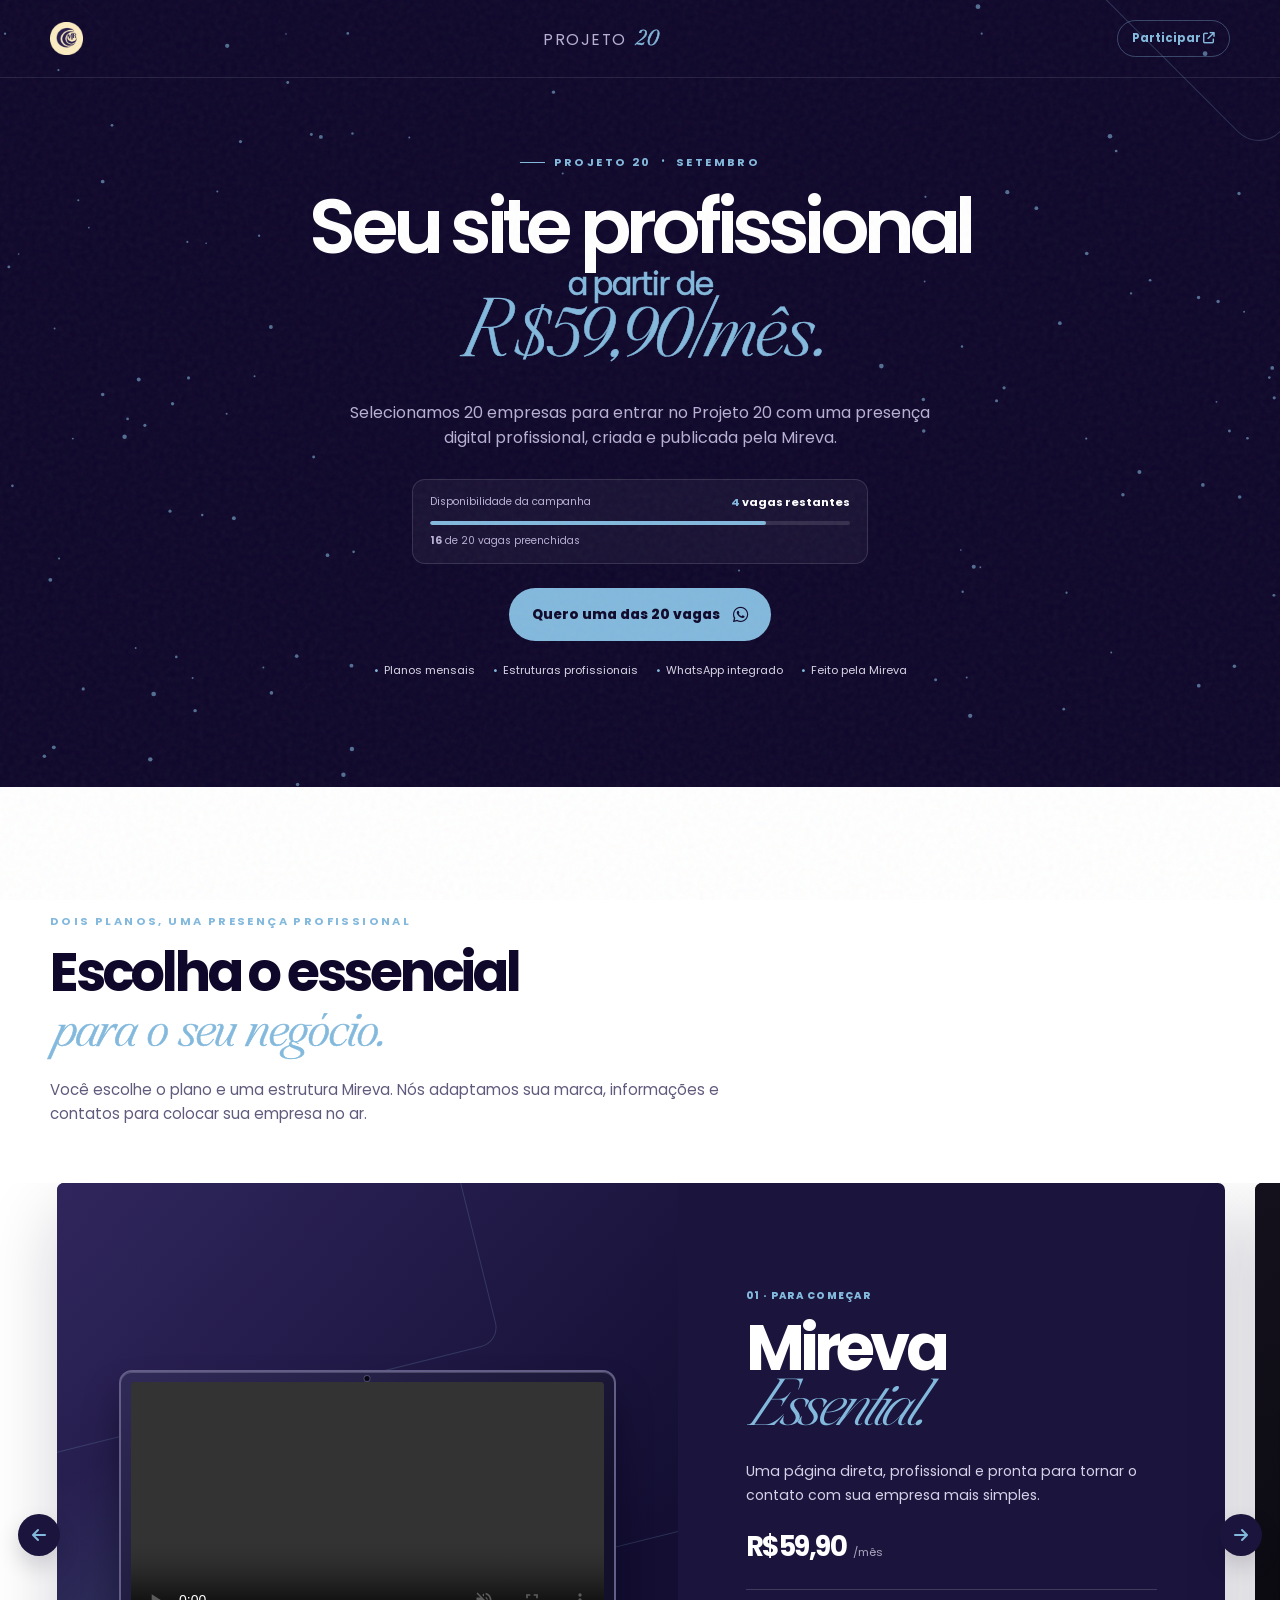
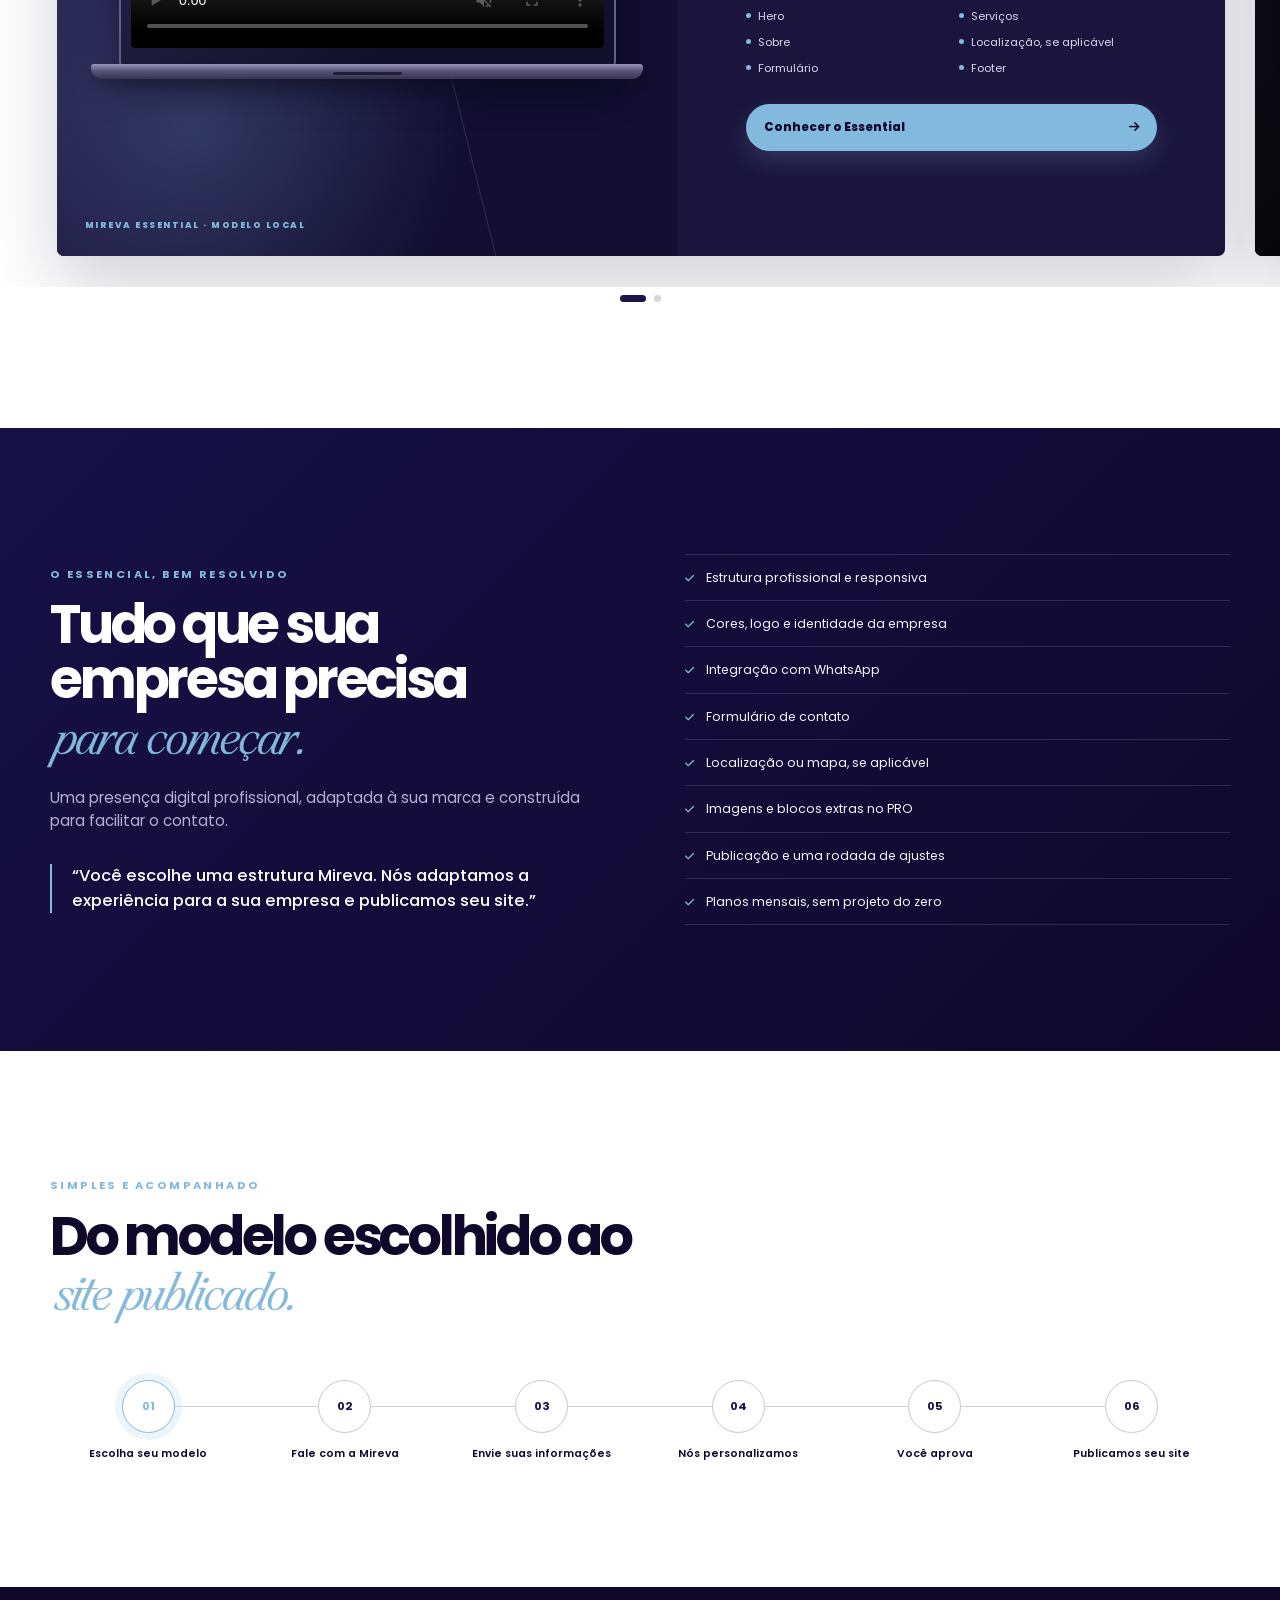
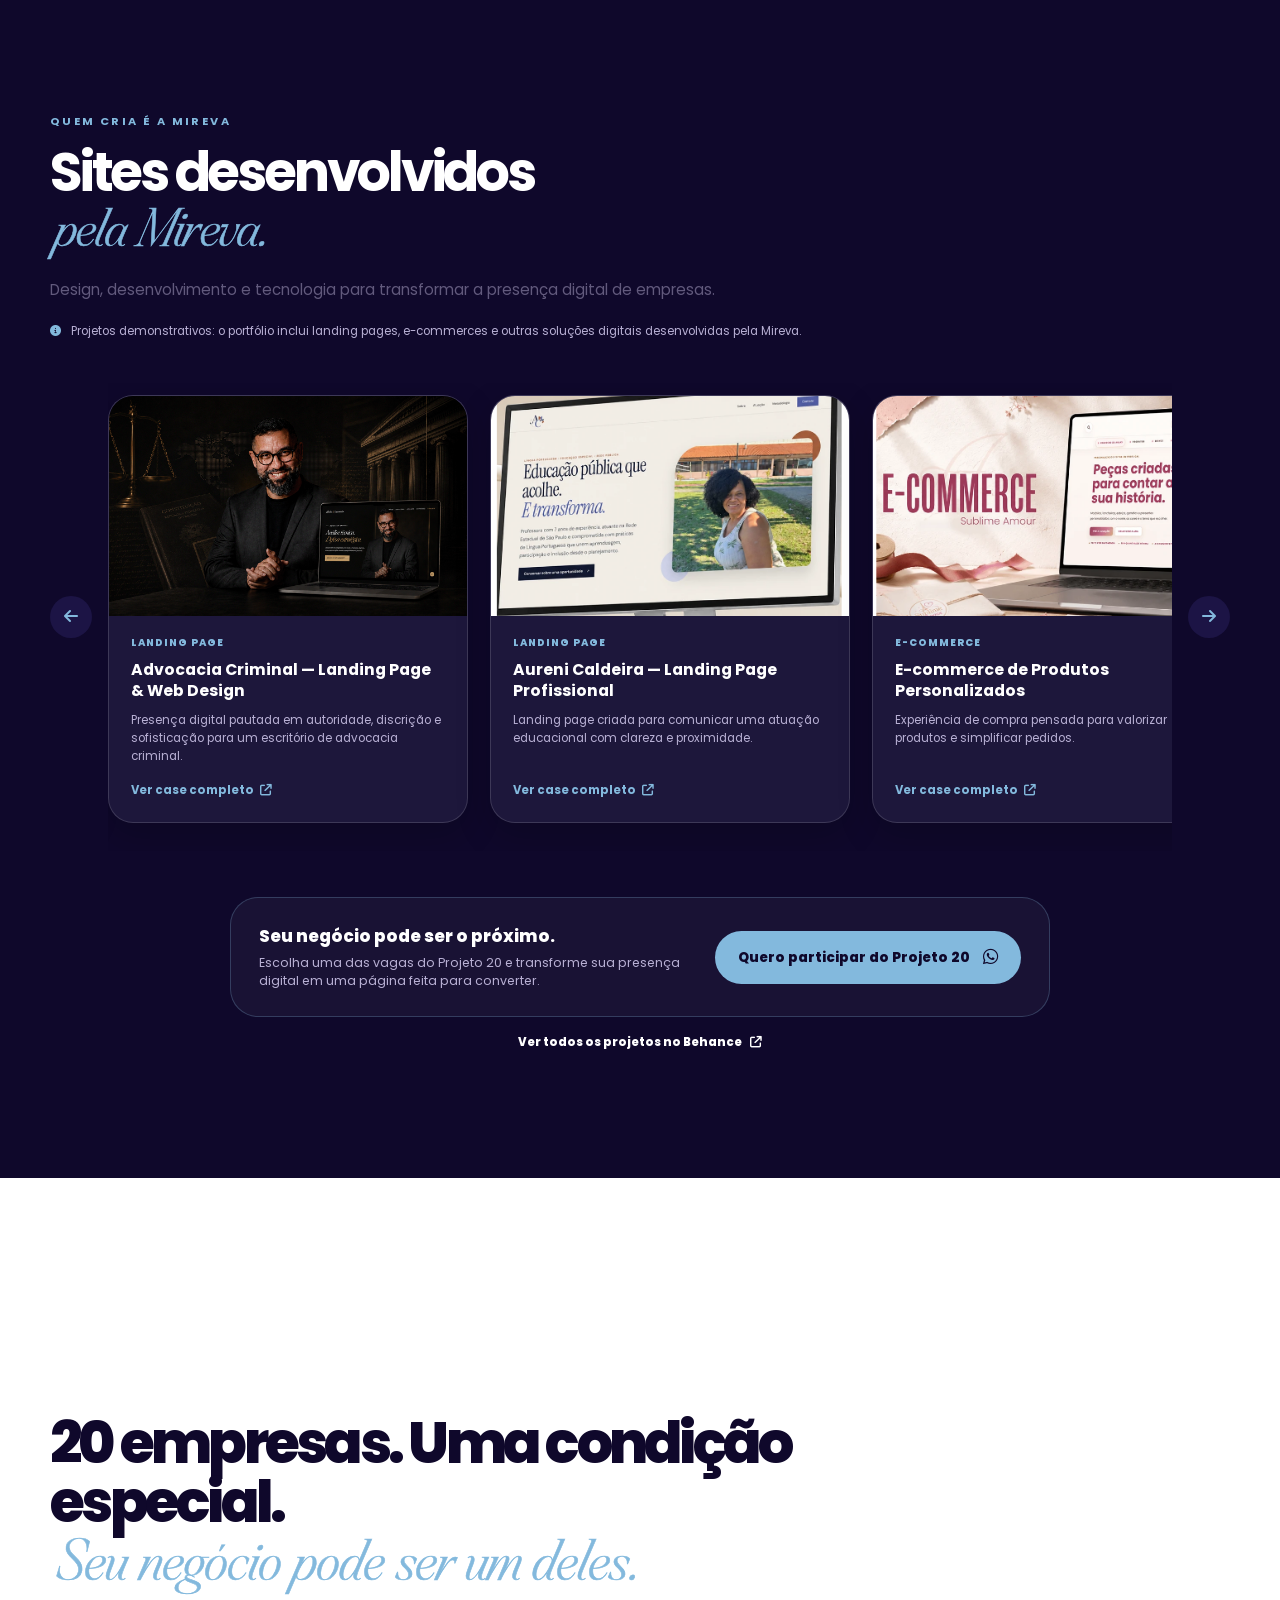
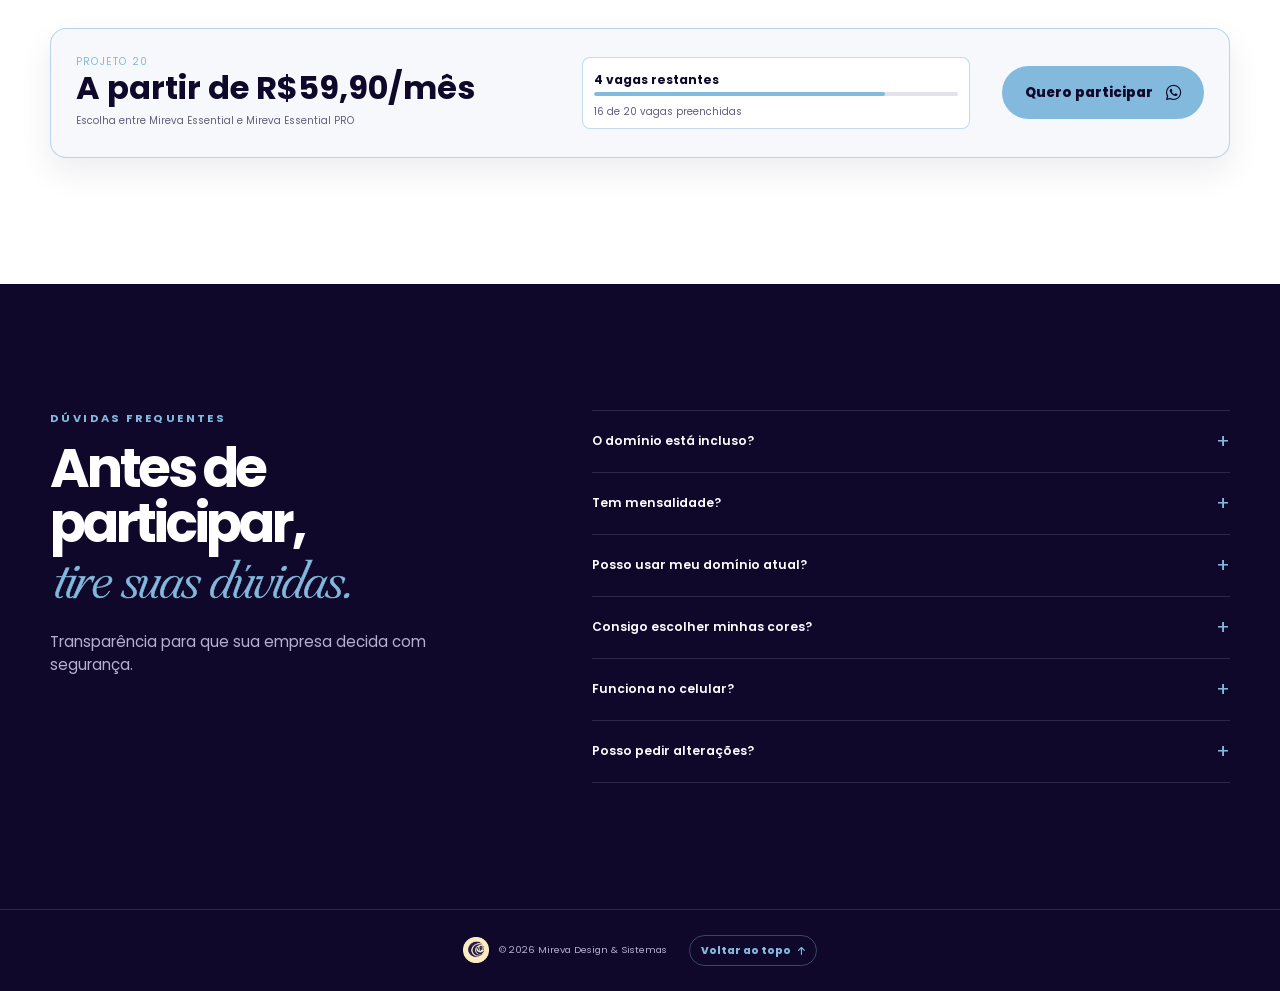
<file: projeto-20/index.html>
<!doctype html>
<html lang="pt-BR">
<head>
  <meta charset="utf-8">
  <meta name="viewport" content="width=device-width, initial-scale=1">
  <meta name="description" content="Projeto 20 da Mireva: landing pages profissionais para 20 empresas, com domínio incluso por 12 meses.">
  <meta name="theme-color" content="#0f082b">
  <title>Projeto 20 | Mireva Design & Sistemas</title>
  <link rel="icon" type="image/png" href="assets/img/logo-branca.png">
  <link rel="preconnect" href="https://fonts.googleapis.com">
  <link rel="preconnect" href="https://fonts.gstatic.com" crossorigin>
  <link href="https://fonts.googleapis.com/css2?family=Poppins:wght@400;500;600;700;800&display=swap" rel="stylesheet">
  <link rel="stylesheet" href="https://cdnjs.cloudflare.com/ajax/libs/font-awesome/6.7.2/css/all.min.css">
  <link rel="stylesheet" href="style.css?v=15">
</head>
<body>
  <div class="p20-grain" aria-hidden="true"></div>
  <header class="p20-header">
    <a class="p20-brand" href="#inicio" aria-label="Projeto 20, início">
      <img src="assets/img/logo-branca.png" alt="Mireva" width="704" height="718" decoding="async">
    </a>
    <span class="p20-header-project">Projeto <i>20</i></span>
    <a class="p20-header-cta p20-whatsapp" data-message="Olá, Mireva! Quero saber mais sobre o Projeto 20." href="#vagas">Participar <i class="fa-solid fa-arrow-up-right-from-square"></i></a>
  </header>

  <main>
    <section class="p20-hero" id="inicio">
      <canvas class="p20-hero-particles" aria-hidden="true"></canvas>
      <div class="p20-shell p20-hero-grid">
        <div class="p20-hero-copy p20-reveal">
          <p class="p20-kicker"><span></span> PROJETO 20 <b>•</b> SETEMBRO</p>
          <h1>Seu site profissional <em><span>a partir de</span>R$59,90/mês.</em></h1>
          <p class="p20-lead">Selecionamos 20 empresas para entrar no Projeto 20 com uma presença digital profissional, criada e publicada pela Mireva.</p>
          <div class="p20-vacancies" aria-label="Disponibilidade da campanha">
            <div class="p20-vacancy-head"><span>Disponibilidade da campanha</span><strong><b data-vacancies>20</b> vagas restantes</strong></div>
            <div class="p20-progress" role="progressbar" aria-valuemin="0" aria-valuemax="20" aria-valuenow="0"><span data-progress></span></div>
            <small><b data-filled>0</b> de 20 vagas preenchidas</small>
          </div>
          <a class="p20-button p20-whatsapp" data-message="Olá, Mireva! Quero garantir uma das vagas do Projeto 20." href="#vagas">Quero uma das 20 vagas <i class="fa-brands fa-whatsapp"></i></a>
          <ul class="p20-points"><li>Planos mensais</li><li>Estruturas profissionais</li><li>WhatsApp integrado</li><li>Feito pela Mireva</li></ul>
        </div>
      </div>
    </section>

    <section class="p20-models p20-section" id="modelos">
      <div class="p20-shell">
        <div class="p20-section-heading p20-reveal"><p class="p20-eyebrow">Dois planos, uma presença profissional</p><h2>Escolha o essencial <em>para o seu negócio.</em></h2><p>Você escolhe o plano e uma estrutura Mireva. Nós adaptamos sua marca, informações e contatos para colocar sua empresa no ar.</p></div>
        <div class="p20-plan-carousel p20-reveal" aria-label="Planos do Projeto 20">
          <button class="p20-plan-arrow p20-plan-prev" type="button" aria-label="Ver plano anterior"><i class="fa-solid fa-arrow-left"></i></button>
          <div class="p20-plan-track" id="p20PlanCarousel">
            <article class="p20-plan-slide p20-plan-essential">
              <div class="p20-plan-visual p20-essential-visual"><div class="p20-plan-essential-laptop p20-laptop"><span class="p20-laptop-camera" aria-hidden="true"></span><div class="p20-laptop-screen"><video muted loop playsinline controls preload="metadata" aria-label="Vídeo de demonstração do Mireva Essential, Casa Lume"><source src="assets/videos/essential-local-casa-lume.mp4" type="video/mp4">Seu navegador não suporta vídeo.</video></div></div><small>MIREVA ESSENTIAL · MODELO LOCAL</small></div>
              <div class="p20-plan-copy"><p class="p20-plan-label">01 · PARA COMEÇAR</p><h3>Mireva <em>Essential.</em></h3><p class="p20-plan-description">Uma página direta, profissional e pronta para tornar o contato com sua empresa mais simples.</p><div class="p20-plan-price"><strong>R$59,90</strong><span>/mês</span></div><ul><li>Hero</li><li>Serviços</li><li>Sobre</li><li>Localização, se aplicável</li><li>Formulário</li><li>Footer</li></ul><a class="p20-plan-cta" href="essential.html">Conhecer o Essential <i class="fa-solid fa-arrow-right"></i></a></div>
            </article>
            <article class="p20-plan-slide p20-plan-pro">
              <div class="p20-plan-visual p20-pro-visual"><div class="p20-laptop"><span class="p20-laptop-camera" aria-hidden="true"></span><div class="p20-laptop-screen"><video muted loop playsinline controls preload="metadata" aria-label="Vídeo de demonstração do Mireva Essential PRO"><source src="assets/videos/atlas-preview-optimized.mp4" type="video/mp4">Seu navegador não suporta vídeo.</video></div></div><small>IMAGENS · MAIS BLOCOS · MAIS PRESENÇA</small></div>
              <div class="p20-plan-copy"><p class="p20-plan-label">02 · MAIS PRESENÇA</p><h3>Mireva Essential <em>PRO.</em></h3><p class="p20-plan-description">A mesma agilidade de uma estrutura pronta, agora com imagens e mais espaço para apresentar sua marca.</p><div class="p20-plan-price"><strong>R$97,90</strong><span>/mês</span></div><ul><li>Estrutura Essential</li><li>Imagens do negócio</li><li>Diferenciais</li><li>Depoimentos ou FAQ</li><li>Galeria ou portfólio</li><li>CTAs estratégicos</li></ul><a class="p20-plan-cta" href="essential-pro.html">Conhecer o Essential PRO <i class="fa-solid fa-arrow-right"></i></a></div>
            </article>
          </div>
          <button class="p20-plan-arrow p20-plan-next" type="button" aria-label="Ver próximo plano"><i class="fa-solid fa-arrow-right"></i></button>
        </div>
        <div class="p20-plan-dots" aria-label="Navegação dos planos"><button class="is-active" type="button" aria-label="Ver Mireva Essential"></button><button type="button" aria-label="Ver Mireva Essential PRO"></button></div>
      </div>
    </section>

    <section class="p20-included p20-section">
      <div class="p20-shell p20-included-grid"><div class="p20-section-heading p20-reveal"><p class="p20-eyebrow">O essencial, bem resolvido</p><h2>Tudo que sua empresa precisa <em>para começar.</em></h2><p>Uma presença digital profissional, adaptada à sua marca e construída para facilitar o contato.</p><blockquote>“Você escolhe uma estrutura Mireva. Nós adaptamos a experiência para a sua empresa e publicamos seu site.”</blockquote></div><ul class="p20-included-list p20-reveal" style="--delay:.12s"><li><i class="fa-solid fa-check"></i> Estrutura profissional e responsiva</li><li><i class="fa-solid fa-check"></i> Cores, logo e identidade da empresa</li><li><i class="fa-solid fa-check"></i> Integração com WhatsApp</li><li><i class="fa-solid fa-check"></i> Formulário de contato</li><li><i class="fa-solid fa-check"></i> Localização ou mapa, se aplicável</li><li><i class="fa-solid fa-check"></i> Imagens e blocos extras no PRO</li><li><i class="fa-solid fa-check"></i> Publicação e uma rodada de ajustes</li><li><i class="fa-solid fa-check"></i> Planos mensais, sem projeto do zero</li></ul></div>
    </section>

    <section class="p20-process p20-section"><div class="p20-shell"><div class="p20-section-heading p20-reveal"><p class="p20-eyebrow">Simples e acompanhado</p><h2>Do modelo escolhido ao <em>site publicado.</em></h2></div><ol class="p20-steps"><li class="p20-reveal"><b>01</b><span>Escolha seu modelo</span></li><li class="p20-reveal"><b>02</b><span>Fale com a Mireva</span></li><li class="p20-reveal"><b>03</b><span>Envie suas informações</span></li><li class="p20-reveal"><b>04</b><span>Nós personalizamos</span></li><li class="p20-reveal"><b>05</b><span>Você aprova</span></li><li class="p20-reveal"><b>06</b><span>Publicamos seu site</span></li></ol></div></section>

    <section class="p20-work p20-section"><div class="p20-shell"><div class="p20-section-heading p20-reveal"><p class="p20-eyebrow">Quem cria é a Mireva</p><h2>Sites desenvolvidos <em>pela Mireva.</em></h2><p>Design, desenvolvimento e tecnologia para transformar a presença digital de empresas.</p></div><p class="p20-project-note p20-reveal"><i class="fa-solid fa-circle-info"></i> Projetos demonstrativos: o portfólio inclui landing pages, e-commerces e outras soluções digitais desenvolvidas pela Mireva.</p><div class="p20-case-carousel-wrap p20-reveal"><button class="p20-case-arrow p20-case-prev" type="button" aria-label="Ver projetos anteriores"><i class="fa-solid fa-arrow-left"></i></button><div class="p20-case-carousel" id="p20CaseCarousel" aria-label="Carrossel de projetos da Mireva"><a class="p20-case-card" href="https://www.behance.net/gallery/254994459/Advocacia-Criminal-Landing-Page-Web-Design" target="_blank" rel="noopener"><img src="assets/img/behance/advocacia-criminal.png" alt="Landing page para advocacia criminal" loading="lazy" width="1400" height="788" decoding="async"><span>Landing Page</span><h3>Advocacia Criminal — Landing Page &amp; Web Design</h3><p>Presença digital pautada em autoridade, discrição e sofisticação para um escritório de advocacia criminal.</p><b>Ver case completo <i class="fa-solid fa-arrow-up-right-from-square"></i></b></a><a class="p20-case-card" href="https://www.behance.net/gallery/253688477/Aureni-Caldeira-Landing-Page-Profissional" target="_blank" rel="noopener"><img src="assets/img/behance/educacao-publica.png" alt="Landing page profissional de Aureni Caldeira" loading="lazy" width="433" height="330" decoding="async"><span>Landing Page</span><h3>Aureni Caldeira — Landing Page Profissional</h3><p>Landing page criada para comunicar uma atuação educacional com clareza e proximidade.</p><b>Ver case completo <i class="fa-solid fa-arrow-up-right-from-square"></i></b></a><a class="p20-case-card" href="https://www.behance.net/gallery/253688427/E-commerce-de-Produtos-Personalizados" target="_blank" rel="noopener"><img src="assets/img/behance/sublime-amour.png" alt="E-commerce de produtos personalizados" loading="lazy" width="433" height="330" decoding="async"><span>E-commerce</span><h3>E-commerce de Produtos Personalizados</h3><p>Experiência de compra pensada para valorizar produtos e simplificar pedidos.</p><b>Ver case completo <i class="fa-solid fa-arrow-up-right-from-square"></i></b></a><a class="p20-case-card" href="https://www.behance.net/gallery/252572629/Landing-Page-Nutricionista-Clinica-e-Comportamental" target="_blank" rel="noopener"><img src="assets/img/behance/carla-medeiros.png" alt="Landing page nutricionista clínica e comportamental" loading="lazy" width="433" height="329" decoding="async"><span>Landing Page</span><h3>Landing Page Nutricionista Clínica e Comportamental</h3><p>Página criada para apresentar a proposta profissional e orientar novos atendimentos.</p><b>Ver case completo <i class="fa-solid fa-arrow-up-right-from-square"></i></b></a><a class="p20-case-card" href="https://www.behance.net/gallery/252474619/Landing-Page-Premium-Esttica" target="_blank" rel="noopener"><img src="assets/img/behance/or-estetica.png" alt="Landing page premium para estética" loading="lazy" width="433" height="329" decoding="async"><span>Landing Page</span><h3>Landing Page Premium — Estética</h3><p>Uma presença digital premium para apresentar procedimentos e facilitar o contato.</p><b>Ver case completo <i class="fa-solid fa-arrow-up-right-from-square"></i></b></a><a class="p20-case-card" href="https://www.behance.net/gallery/252461949/ZC-Fotografa-Landing-Page" target="_blank" rel="noopener"><img src="assets/img/behance/casamentos.png" alt="Landing page para fotógrafa de casamentos" loading="lazy" width="403" height="330" decoding="async"><span>Landing Page</span><h3>ZC Fotógrafa — Landing Page</h3><p>Projeto visual para reunir portfólio, serviços e pedidos de orçamento.</p><b>Ver case completo <i class="fa-solid fa-arrow-up-right-from-square"></i></b></a></div><button class="p20-case-arrow p20-case-next" type="button" aria-label="Ver próximos projetos"><i class="fa-solid fa-arrow-right"></i></button></div><div class="p20-cases-cta p20-reveal"><div><p>Seu negócio pode ser o próximo.</p><span>Escolha uma das vagas do Projeto 20 e transforme sua presença digital em uma página feita para converter.</span></div><a class="p20-button p20-whatsapp" data-message="Olá, Mireva! Quero participar do Projeto 20." href="#vagas">Quero participar do Projeto 20 <i class="fa-brands fa-whatsapp"></i></a></div><a class="p20-behance-link" href="https://www.behance.net/mireva" target="_blank" rel="noopener">Ver todos os projetos no Behance <i class="fa-solid fa-arrow-up-right-from-square"></i></a></div></section>

    <section class="p20-final p20-section" id="vagas"><div class="p20-closing p20-shell p20-reveal"><p>20 empresas. Uma condição especial. <em>Seu negócio pode ser um deles.</em></p><div class="p20-closing-card"><div><span>Projeto 20</span><strong>A partir de R$59,90/mês</strong><small>Escolha entre Mireva Essential e Mireva Essential PRO</small></div><div class="p20-closing-status"><b><span data-vacancies>20</span> vagas restantes</b><div class="p20-progress"><span data-progress></span></div><small><span data-filled>0</span> de 20 vagas preenchidas</small></div><a class="p20-button p20-whatsapp" data-message="Olá, Mireva! Quero participar do Projeto 20." href="#inicio">Quero participar <i class="fa-brands fa-whatsapp"></i></a></div></div></section>
    <section class="p20-faq-last p20-section"><div class="p20-shell p20-faq-last-grid"><div class="p20-section-heading p20-reveal"><p class="p20-eyebrow">Dúvidas frequentes</p><h2>Antes de participar, <em>tire suas dúvidas.</em></h2><p>Transparência para que sua empresa decida com segurança.</p></div><div class="p20-faq p20-reveal" style="--delay:.12s"><details><summary>O domínio está incluso?<i>+</i></summary><p>O domínio e a publicação podem ser organizados com a Mireva durante o atendimento.</p></details><details><summary>Tem mensalidade?<i>+</i></summary><p>Sim. O Projeto 20 funciona com planos mensais: Mireva Essential ou Mireva Essential PRO.</p></details><details><summary>Posso usar meu domínio atual?<i>+</i></summary><p>Sim. Adaptamos a publicação para o domínio que sua empresa já utiliza.</p></details><details><summary>Consigo escolher minhas cores?<i>+</i></summary><p>Sim. A estrutura escolhida será adaptada à identidade da sua empresa.</p></details><details><summary>Funciona no celular?<i>+</i></summary><p>Sim. Todo o Projeto 20 é desenvolvido com prioridade para smartphones.</p></details><details><summary>Posso pedir alterações?<i>+</i></summary><p>Está incluída uma rodada de ajustes. Novas seções ou uma estrutura exclusiva são orçadas como projeto personalizado.</p></details></div></div></section>
  </main>
  <a class="p20-mobile-cta p20-whatsapp" data-message="Olá, Mireva! Quero garantir uma das vagas do Projeto 20." href="#vagas"><span>Quero uma vaga</span><i class="fa-brands fa-whatsapp"></i></a>
  <footer class="p20-footer"><img src="assets/img/logo-branca.png" alt="Mireva" width="704" height="718" decoding="async"><span>© 2026 Mireva Design & Sistemas</span><a class="p20-footer-top" href="#inicio">Voltar ao topo <i class="fa-solid fa-arrow-up" aria-hidden="true"></i></a></footer>
  <script src="../project-20-config.js?v=1"></script>
  <script src="script.js?v=5"></script>
</body>
</html>
</file>
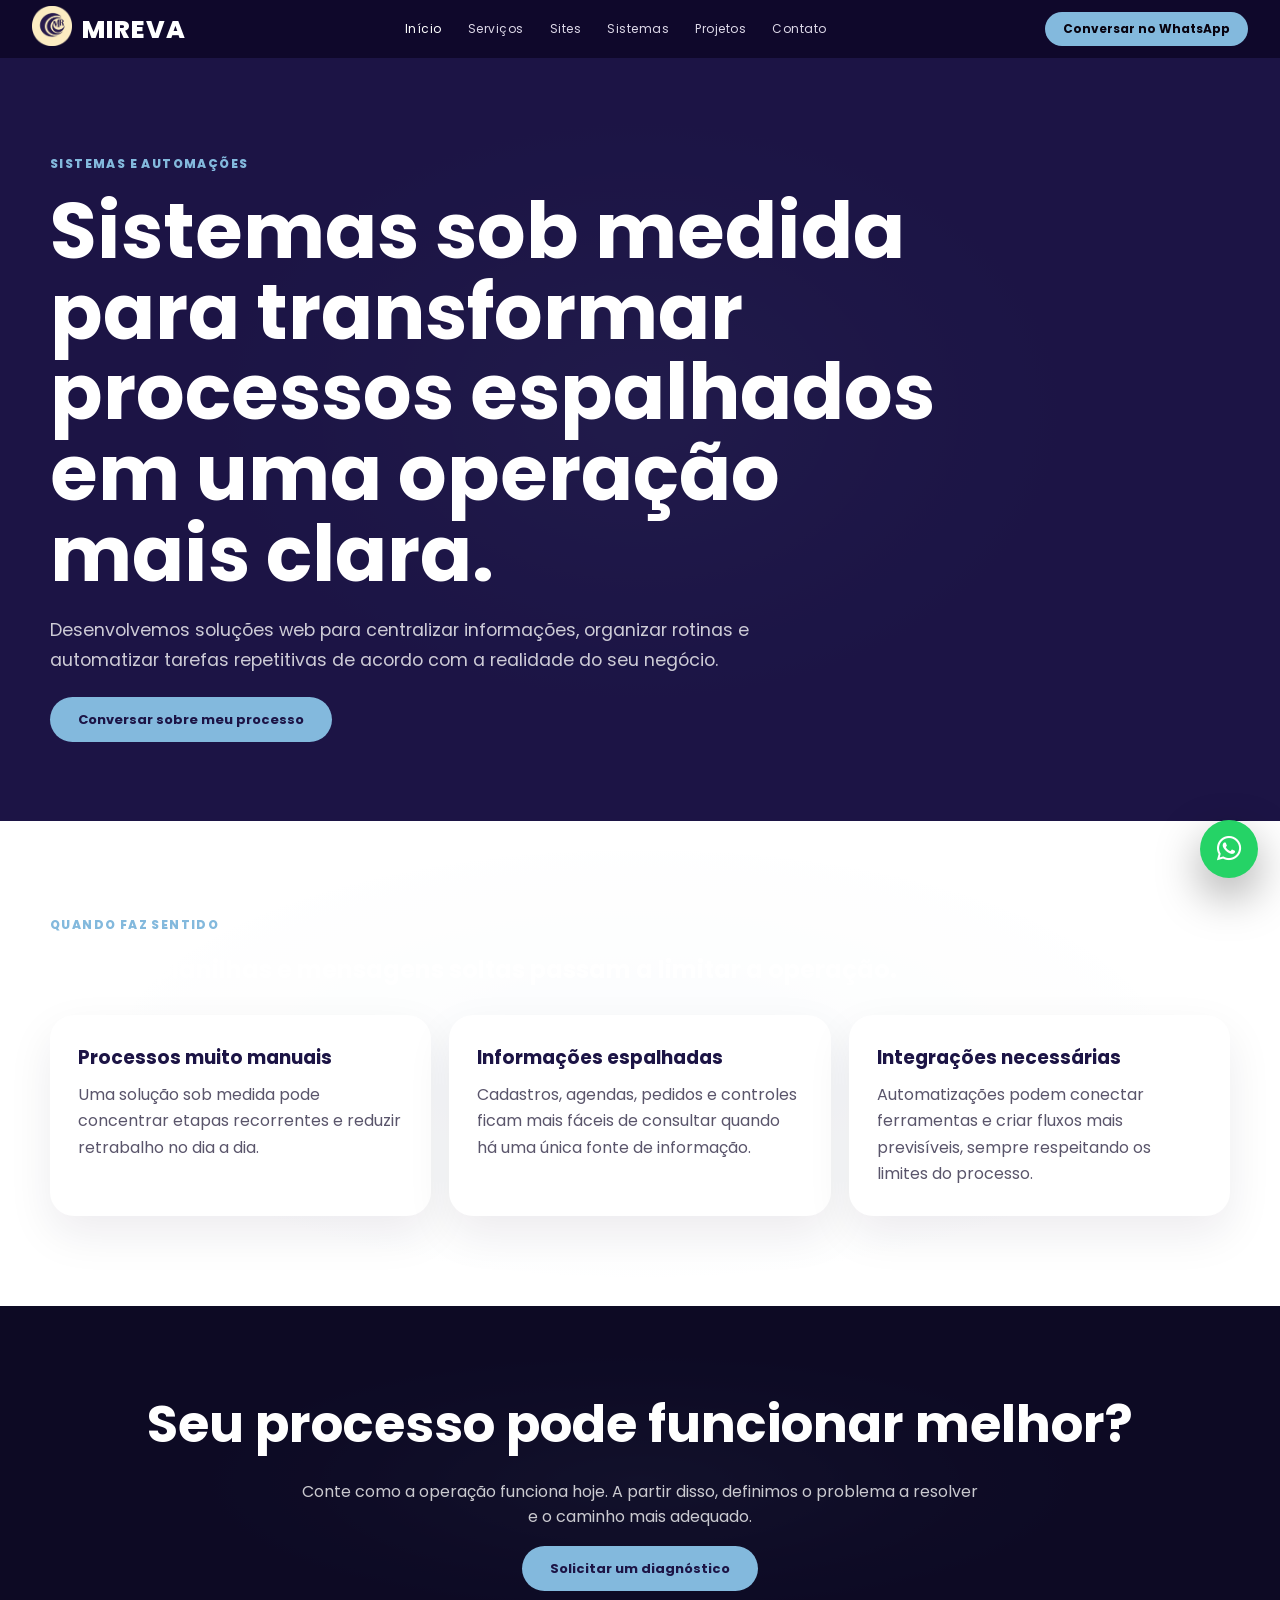
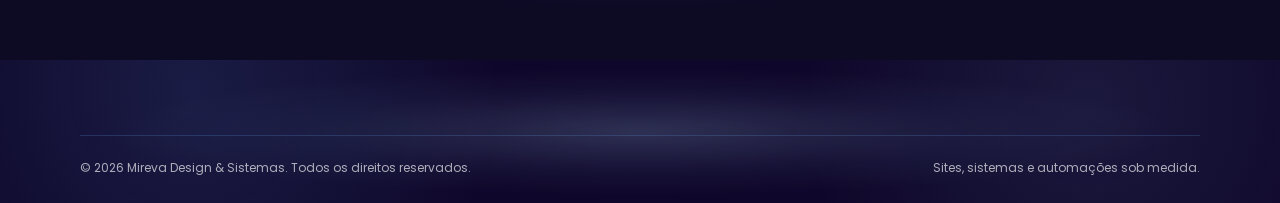
<file: sistemas.html>
<!DOCTYPE html>
<html lang="pt-BR">
<head>
  <meta charset="UTF-8">
  <meta name="viewport" content="width=device-width, initial-scale=1.0">
  <title>Sistemas e automações sob medida | Mireva</title>
  <meta name="description" content="Sistemas web e automações sob medida para empresas que precisam organizar processos, centralizar informações e reduzir trabalho manual.">
  <meta name="robots" content="index,follow,max-image-preview:large">
  <link rel="canonical" href="https://mirevadesign.com.br/sistemas.html">
  <meta property="og:type" content="website">
  <meta property="og:locale" content="pt_BR">
  <meta property="og:site_name" content="Mireva Design & Sistemas">
  <meta property="og:title" content="Sistemas e automações sob medida | Mireva">
  <meta property="og:description" content="Sistemas web e automações para organizar processos, centralizar informações e reduzir trabalho manual.">
  <meta property="og:url" content="https://mirevadesign.com.br/sistemas.html">
  <meta property="og:image" content="https://mirevadesign.com.br/img/mireva-social.png">
  <meta property="og:image:width" content="1200">
  <meta property="og:image:height" content="630">
  <meta property="og:image:alt" content="Ilustração de soluções digitais da Mireva">
  <meta name="twitter:card" content="summary_large_image">
  <meta name="twitter:title" content="Sistemas e automações sob medida | Mireva">
  <meta name="twitter:description" content="Sistemas web e automações para organizar processos, centralizar informações e reduzir trabalho manual.">
  <meta name="twitter:image" content="https://mirevadesign.com.br/img/mireva-social.png">
  <link rel="icon" type="image/png" href="img/logo-branca.png">
  <link rel="stylesheet" href="style.css?v=13">
  <link href="https://fonts.googleapis.com/css2?family=Poppins:wght@300;400;600;700&display=swap" rel="stylesheet">
  <link rel="stylesheet" href="https://cdnjs.cloudflare.com/ajax/libs/font-awesome/6.5.1/css/all.min.css">
  <script type="application/ld+json">
  {
    "@context": "https://schema.org",
    "@type": "Service",
    "@id": "https://mirevadesign.com.br/sistemas.html#service",
    "name": "Sistemas web e automações sob medida",
    "serviceType": "Desenvolvimento de sistemas web e automações de processos",
    "url": "https://mirevadesign.com.br/sistemas.html",
    "provider": {
      "@type": ["Organization", "ProfessionalService"],
      "@id": "https://mirevadesign.com.br/#organization",
      "name": "Mireva Design & Sistemas",
      "url": "https://mirevadesign.com.br/"
    },
    "areaServed": { "@type": "Country", "name": "Brasil" },
    "description": "Sistemas web e automações sob medida para empresas que precisam organizar processos, centralizar informações e reduzir trabalho manual."
  }
  </script>
  <!-- Meta Pixel Code -->
  <script>
    !function(f,b,e,v,n,t,s)
    {if(f.fbq)return;n=f.fbq=function(){n.callMethod?
    n.callMethod.apply(n,arguments):n.queue.push(arguments)};
    if(!f._fbq)f._fbq=n;n.push=n;n.loaded=!0;n.version='2.0';
    n.queue=[];t=b.createElement(e);t.async=!0;
    t.src=v;s=b.getElementsByTagName(e)[0];
    s.parentNode.insertBefore(t,s)}(window, document,'script',
    'https://connect.facebook.net/en_US/fbevents.js');
    fbq('init', '2361536370918875');
    fbq('track', 'PageView');
  </script>
  <!-- End Meta Pixel Code -->
</head>
<body>
  <noscript><img height="1" width="1" style="display:none"
  src="https://www.facebook.com/tr?id=2361536370918875&ev=PageView&noscript=1"
  alt=""
  /></noscript>
  <header class="header">
    <div class="logo"><a href="index.html#inicio"><img src="img/logo-branca.png" alt="Logo Mireva" width="256" height="256" decoding="async"></a><span>MIREVA</span></div>
    <nav class="nav" aria-label="Navegação principal">
      <a href="index.html#inicio">Início</a><a href="index.html#servicos">Serviços</a><a href="sites.html">Sites</a><a href="sistemas.html" aria-current="page">Sistemas</a><a href="index.html#portfolio">Projetos</a><a href="index.html#contato">Contato</a>
    </nav>
    <a href="https://wa.me/5511918427189" class="btn-whatsapp" target="_blank" rel="noopener">Conversar no WhatsApp</a>
  </header>
  <main>
    <section class="service-page-hero">
      <div class="service-page-wrap">
        <span class="section-tag">Sistemas e automações</span>
        <h1>Sistemas sob medida para transformar processos espalhados em uma operação mais clara.</h1>
        <p>Desenvolvemos soluções web para centralizar informações, organizar rotinas e automatizar tarefas repetitivas de acordo com a realidade do seu negócio.</p>
        <a href="index.html#contato" class="btn-primary">Conversar sobre meu processo</a>
      </div>
    </section>
    <section class="service-page-section">
      <div class="service-page-wrap">
        <span class="section-tag">Quando faz sentido</span>
        <h2>Quando planilhas e mensagens soltas passam a limitar a operação.</h2>
        <div class="service-page-grid">
          <article class="service-page-card"><h3>Processos muito manuais</h3><p>Uma solução sob medida pode concentrar etapas recorrentes e reduzir retrabalho no dia a dia.</p></article>
          <article class="service-page-card"><h3>Informações espalhadas</h3><p>Cadastros, agendas, pedidos e controles ficam mais fáceis de consultar quando há uma única fonte de informação.</p></article>
          <article class="service-page-card"><h3>Integrações necessárias</h3><p>Automatizações podem conectar ferramentas e criar fluxos mais previsíveis, sempre respeitando os limites do processo.</p></article>
        </div>
      </div>
    </section>
    <section class="service-page-cta">
      <div class="service-page-wrap"><h2>Seu processo pode funcionar melhor?</h2><p>Conte como a operação funciona hoje. A partir disso, definimos o problema a resolver e o caminho mais adequado.</p><a href="index.html#contato" class="btn-primary">Solicitar um diagnóstico</a></div>
    </section>
  </main>
  <footer class="footer-section"><div class="footer-bottom"><p>© 2026 Mireva Design & Sistemas. Todos os direitos reservados.</p><span>Sites, sistemas e automações sob medida.</span></div></footer>
  <a href="https://wa.me/5511918427189" class="floating-whatsapp" target="_blank" rel="noopener" aria-label="Conversar no WhatsApp"><i class="fa-brands fa-whatsapp"></i></a>
  <script src="script.js"></script>
</body>
</html>
</file>
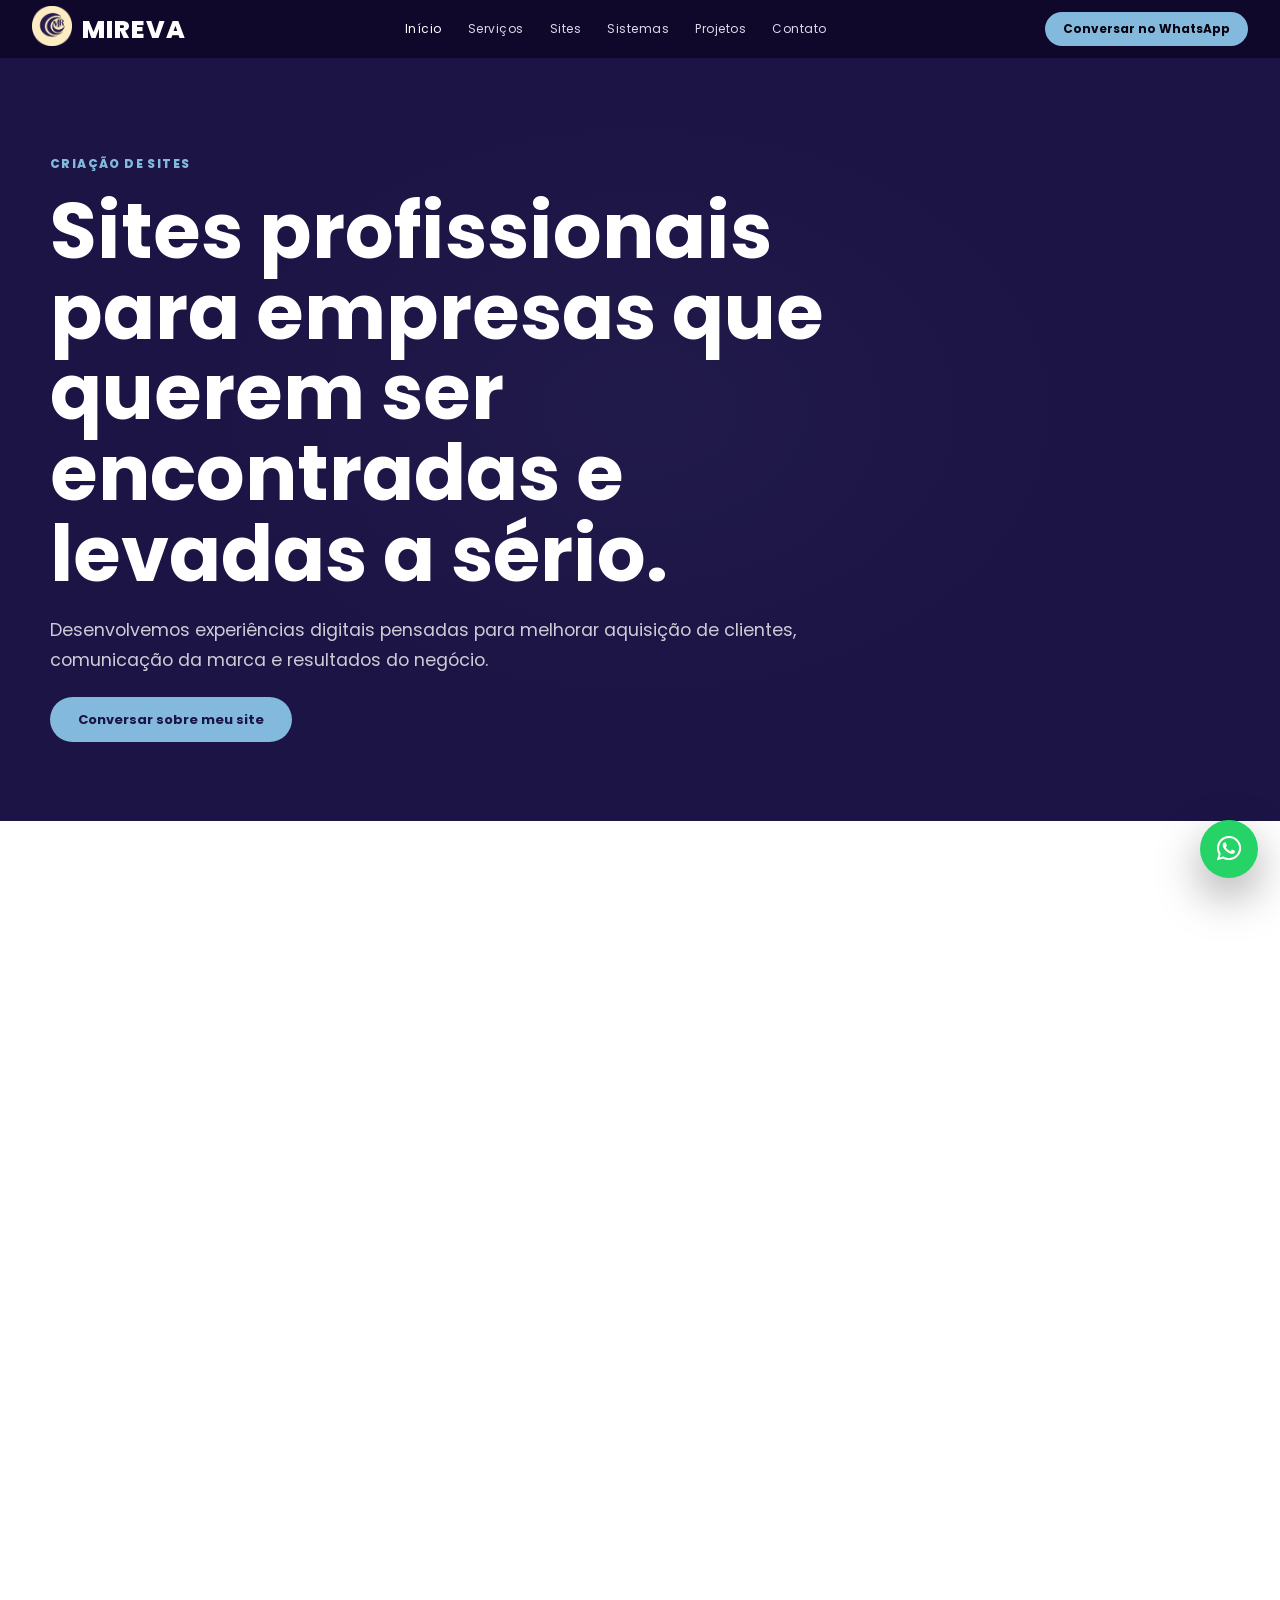
<file: sites.html>
<!DOCTYPE html>
<html lang="pt-BR">
<head>
  <meta charset="UTF-8">
  <meta name="viewport" content="width=device-width, initial-scale=1.0">
  <title>Criação de sites profissionais | Mireva Design & Sistemas</title>
  <meta name="description" content="Criação de sites profissionais para empresas que precisam apresentar seus serviços com clareza, transmitir confiança e gerar novos contatos.">
  <meta name="robots" content="index,follow,max-image-preview:large">
  <link rel="canonical" href="https://mirevadesign.com.br/sites.html">
  <meta property="og:type" content="website">
  <meta property="og:locale" content="pt_BR">
  <meta property="og:site_name" content="Mireva Design & Sistemas">
  <meta property="og:title" content="Criação de sites profissionais | Mireva">
  <meta property="og:description" content="Sites profissionais para apresentar serviços com clareza, transmitir confiança e gerar contatos.">
  <meta property="og:url" content="https://mirevadesign.com.br/sites.html">
  <meta property="og:image" content="https://mirevadesign.com.br/img/mireva-social.png">
  <meta property="og:image:width" content="1200">
  <meta property="og:image:height" content="630">
  <meta property="og:image:alt" content="Ilustração de soluções digitais da Mireva">
  <meta name="twitter:card" content="summary_large_image">
  <meta name="twitter:title" content="Criação de sites profissionais | Mireva">
  <meta name="twitter:description" content="Sites profissionais para apresentar serviços com clareza, transmitir confiança e gerar contatos.">
  <meta name="twitter:image" content="https://mirevadesign.com.br/img/mireva-social.png">
  <link rel="icon" type="image/png" href="img/logo-branca.png">
  <link rel="stylesheet" href="style.css?v=13">
  <link href="https://fonts.googleapis.com/css2?family=Poppins:wght@300;400;600;700&display=swap" rel="stylesheet">
  <link rel="stylesheet" href="https://cdnjs.cloudflare.com/ajax/libs/font-awesome/6.5.1/css/all.min.css">
  <script type="application/ld+json">
  {
    "@context": "https://schema.org",
    "@type": "Service",
    "@id": "https://mirevadesign.com.br/sites.html#service",
    "name": "Criação de sites profissionais",
    "serviceType": "Criação de sites institucionais",
    "url": "https://mirevadesign.com.br/sites.html",
    "provider": {
      "@type": ["Organization", "ProfessionalService"],
      "@id": "https://mirevadesign.com.br/#organization",
      "name": "Mireva Design & Sistemas",
      "url": "https://mirevadesign.com.br/"
    },
    "areaServed": { "@type": "Country", "name": "Brasil" },
    "description": "Criação de sites profissionais para empresas que precisam apresentar seus serviços com clareza, transmitir confiança e gerar novos contatos."
  }
  </script>
  <!-- Meta Pixel Code -->
  <script>
    !function(f,b,e,v,n,t,s)
    {if(f.fbq)return;n=f.fbq=function(){n.callMethod?
    n.callMethod.apply(n,arguments):n.queue.push(arguments)};
    if(!f._fbq)f._fbq=n;n.push=n;n.loaded=!0;n.version='2.0';
    n.queue=[];t=b.createElement(e);t.async=!0;
    t.src=v;s=b.getElementsByTagName(e)[0];
    s.parentNode.insertBefore(t,s)}(window, document,'script',
    'https://connect.facebook.net/en_US/fbevents.js');
    fbq('init', '2361536370918875');
    fbq('track', 'PageView');
  </script>
  <!-- End Meta Pixel Code -->
</head>
<body>
  <noscript><img height="1" width="1" style="display:none"
  src="https://www.facebook.com/tr?id=2361536370918875&ev=PageView&noscript=1"
  alt=""
  /></noscript>
  <header class="header">
    <div class="logo"><a href="index.html#inicio"><img src="img/logo-branca.png" alt="Logo Mireva" width="256" height="256" decoding="async"></a><span>MIREVA</span></div>
    <nav class="nav" aria-label="Navegação principal">
      <a href="index.html#inicio">Início</a><a href="index.html#servicos">Serviços</a><a href="sites.html" aria-current="page">Sites</a><a href="sistemas.html">Sistemas</a><a href="index.html#portfolio">Projetos</a><a href="index.html#contato">Contato</a>
    </nav>
    <a href="https://wa.me/5511918427189" class="btn-whatsapp" target="_blank" rel="noopener">Conversar no WhatsApp</a>
  </header>
  <main>
    <section class="service-page-hero">
      <div class="service-page-wrap">
        <span class="section-tag">Criação de sites</span>
        <h1>Sites profissionais para empresas que querem ser encontradas e levadas a sério.</h1>
        <p>Desenvolvemos experiências digitais pensadas para melhorar aquisição de clientes, comunicação da marca e resultados do negócio.</p>
        <a href="index.html#contato" class="btn-primary">Conversar sobre meu site</a>
      </div>
    </section>
    <section class="service-page-section">
      <div class="service-page-wrap">
        <span class="section-tag">Quando faz sentido</span>
        <h2>Uma experiência digital deve facilitar decisões de negócio.</h2>
        <div class="service-page-grid">
          <article class="service-page-card"><h3>Você depende só das redes sociais</h3><p>O site cria um espaço próprio para explicar a proposta do negócio, os serviços e os próximos passos.</p></article>
          <article class="service-page-card"><h3>Seu serviço precisa de contexto</h3><p>Uma estrutura bem organizada ajuda o visitante a entender o que você faz antes de entrar em contato.</p></article>
          <article class="service-page-card"><h3>Você quer contatos mais qualificados</h3><p>Chamadas para ação, formulários e WhatsApp deixam claro como iniciar uma conversa.</p></article>
        </div>
      </div>
    </section>
    <section class="service-page-cta">
      <div class="service-page-wrap"><h2>Quer entender o melhor formato para sua empresa?</h2><p>Vamos partir do seu contexto, do público e do objetivo do site para definir um escopo claro.</p><a href="index.html#contato" class="btn-primary">Solicitar um diagnóstico</a></div>
    </section>
  </main>
  <footer class="footer-section"><div class="footer-bottom"><p>© 2026 Mireva Design & Sistemas. Todos os direitos reservados.</p><span>Sites, sistemas e automações sob medida.</span></div></footer>
  <a href="https://wa.me/5511918427189" class="floating-whatsapp" target="_blank" rel="noopener" aria-label="Conversar no WhatsApp"><i class="fa-brands fa-whatsapp"></i></a>
  <script src="script.js"></script>
</body>
</html>
</file>
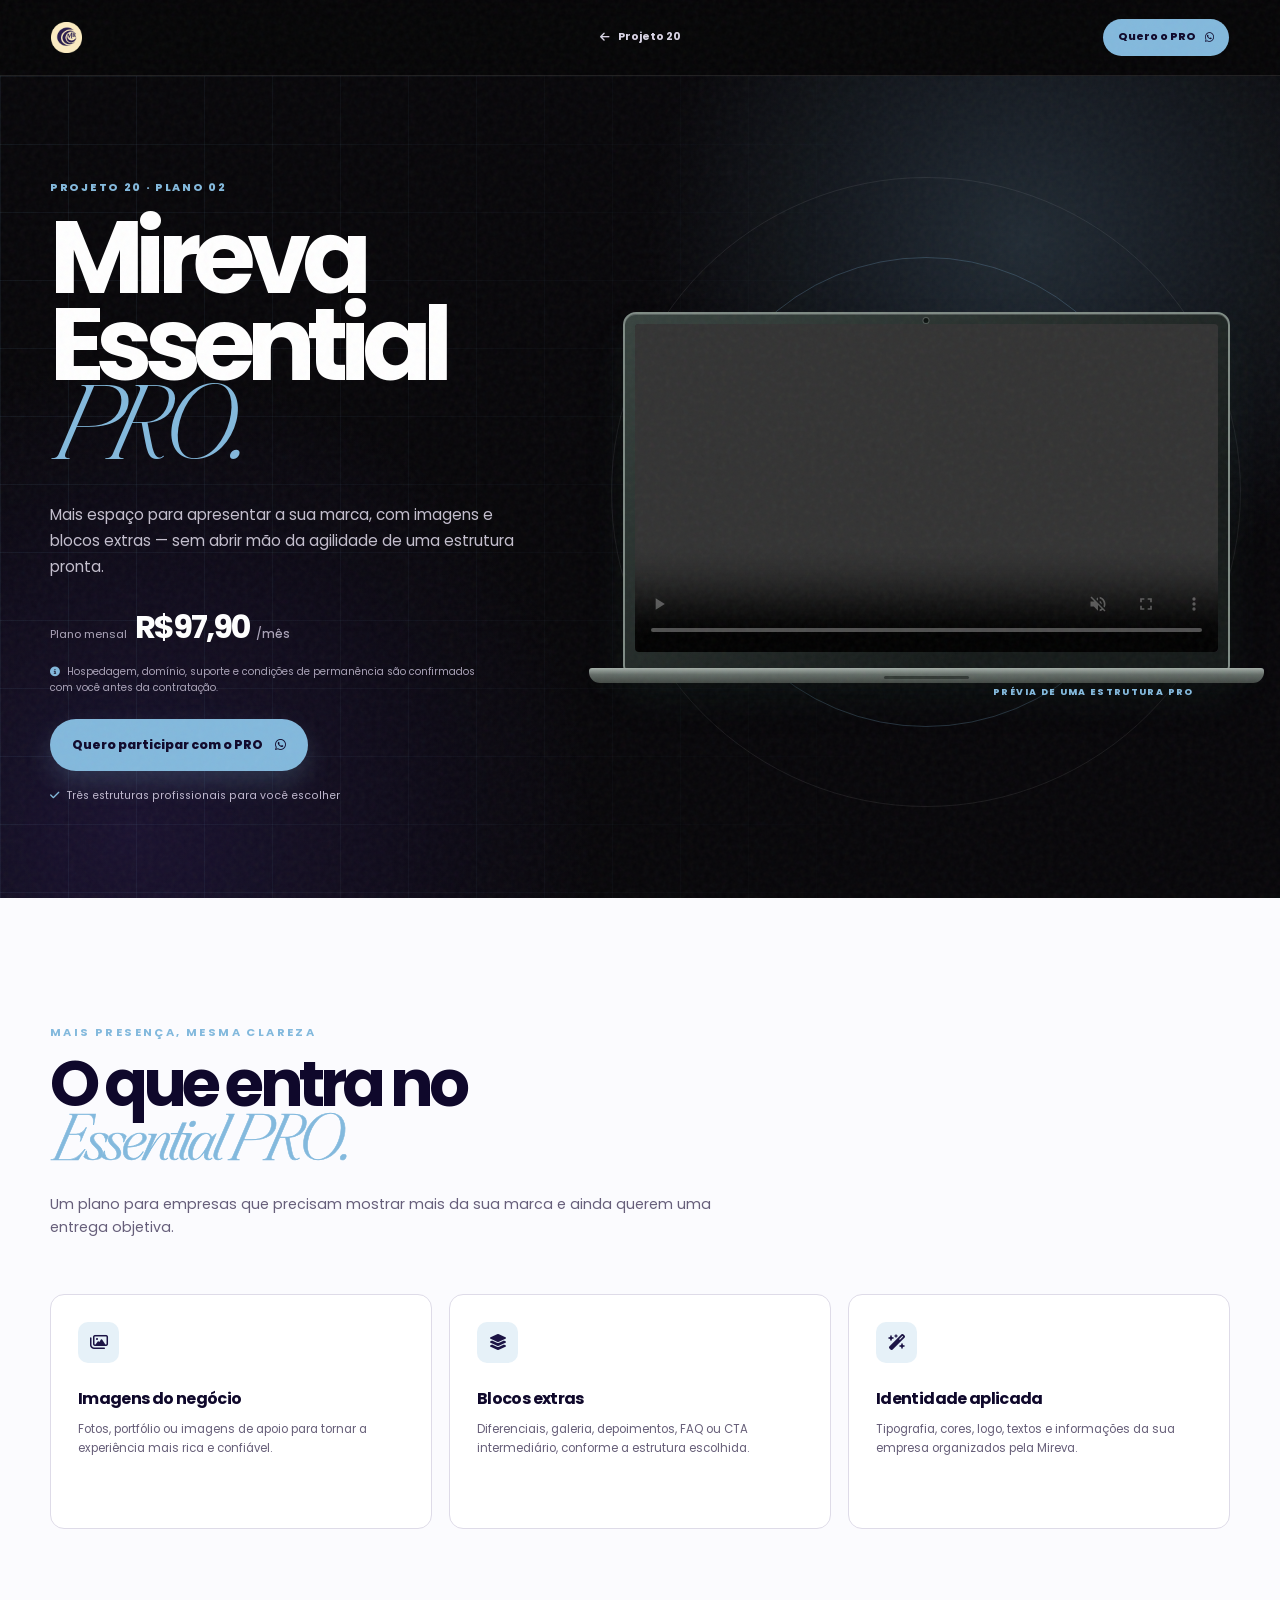
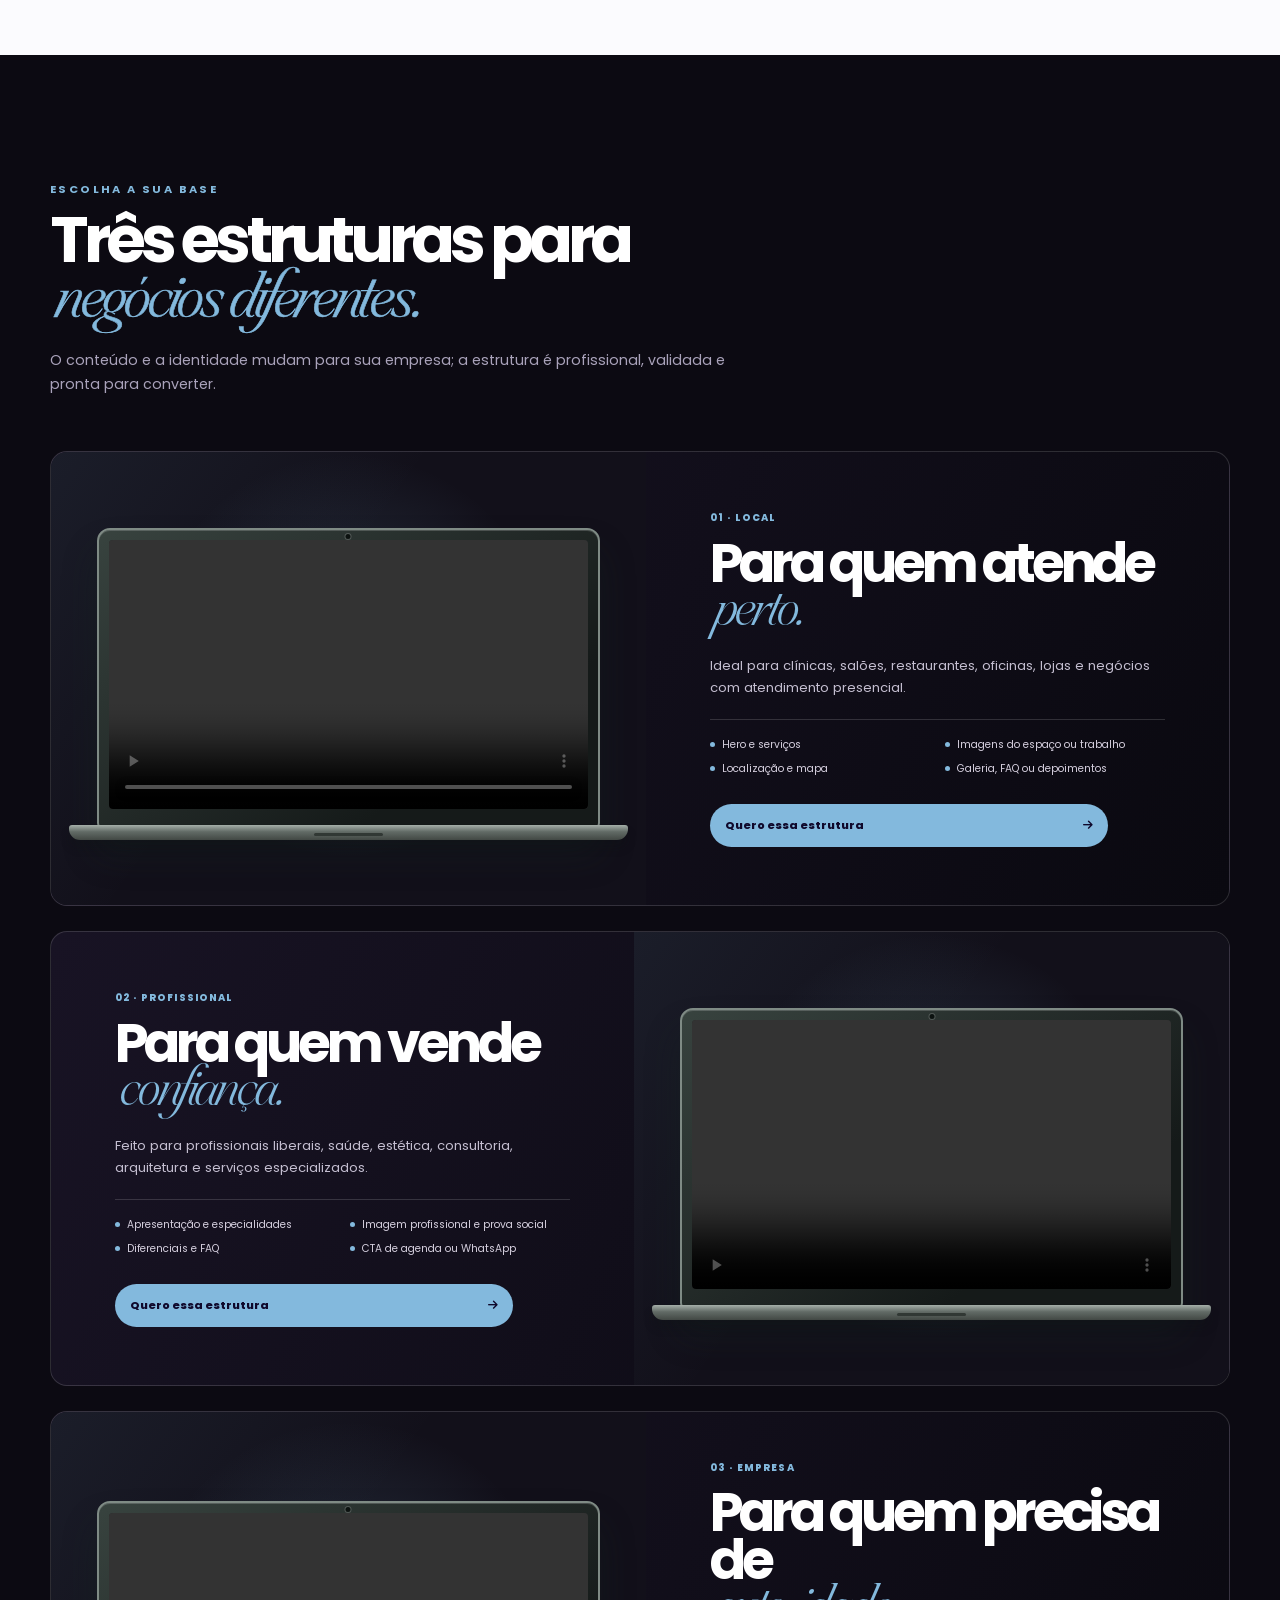
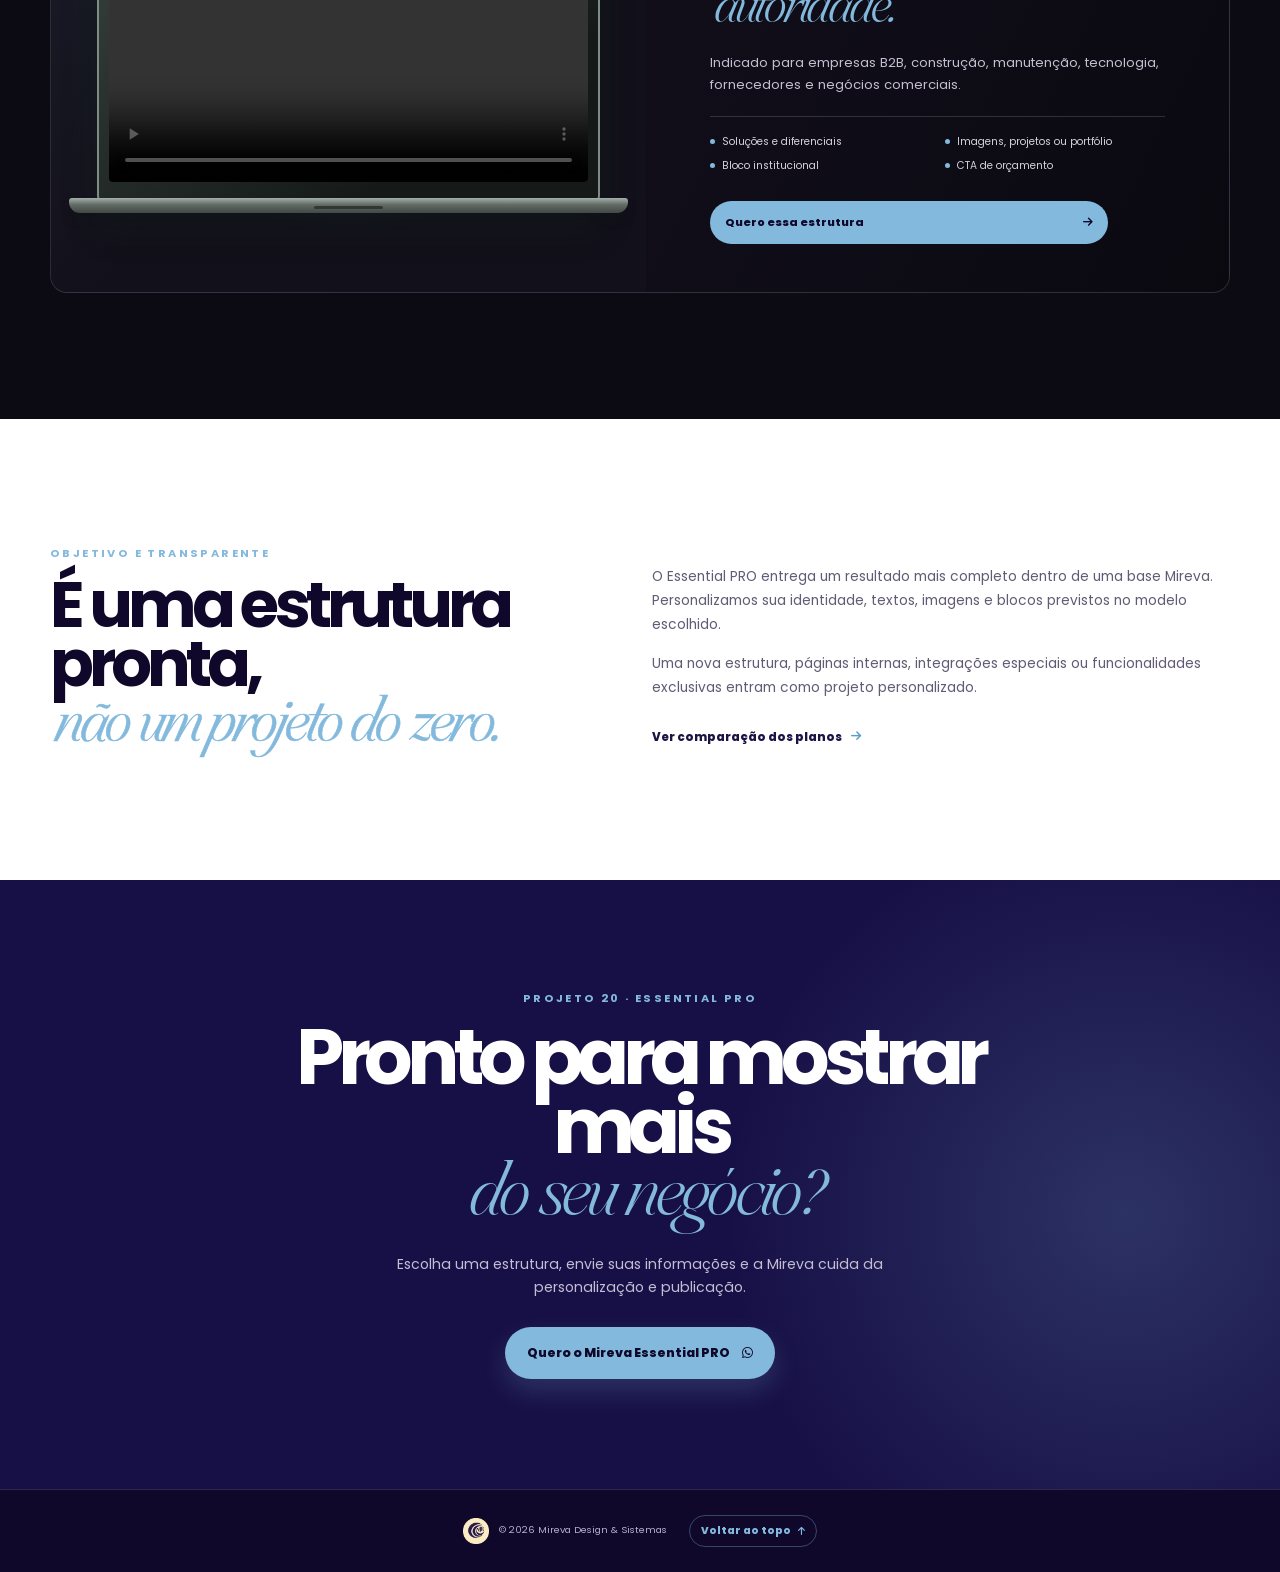
<file: projeto-20/essential-pro.html>
<!doctype html>
<html lang="pt-BR">
<head>
  <meta charset="utf-8">
  <meta name="viewport" content="width=device-width, initial-scale=1">
  <meta name="description" content="Mireva Essential PRO: estrutura profissional com imagens, blocos extras e publicação mensal para empresas.">
  <meta name="theme-color" content="#050506">
  <title>Mireva Essential PRO | Projeto 20</title>
  <link rel="icon" type="image/png" href="assets/img/logo-branca.png">
  <link rel="preconnect" href="https://fonts.googleapis.com">
  <link rel="preconnect" href="https://fonts.gstatic.com" crossorigin>
  <link href="https://fonts.googleapis.com/css2?family=Poppins:wght@400;500;600;700;800&display=swap" rel="stylesheet">
  <link rel="stylesheet" href="https://cdnjs.cloudflare.com/ajax/libs/font-awesome/6.7.2/css/all.min.css">
  <link rel="stylesheet" href="style.css?v=18">
</head>
<body class="p20-pro-page">
  <div class="p20-grain" aria-hidden="true"></div>
  <header class="p20-pro-header">
    <a class="p20-brand" href="index.html" aria-label="Voltar ao Projeto 20"><img src="assets/img/logo-branca.png" alt="Mireva" width="704" height="718" decoding="async"></a>
    <a class="p20-pro-back" href="index.html#modelos"><i class="fa-solid fa-arrow-left"></i> Projeto 20</a>
    <a class="p20-pro-header-cta p20-whatsapp" data-message="Olá, Mireva! Quero participar do Projeto 20 com o Mireva Essential PRO." href="#participar">Quero o PRO <i class="fa-brands fa-whatsapp"></i></a>
  </header>

  <main>
    <section class="p20-pro-hero" id="inicio">
      <div class="p20-shell p20-pro-hero-grid">
        <div class="p20-pro-hero-copy p20-reveal">
          <p class="p20-pro-eyebrow">PROJETO 20 · PLANO 02</p>
          <h1>Mireva Essential <em>PRO.</em></h1>
          <p class="p20-pro-lead">Mais espaço para apresentar a sua marca, com imagens e blocos extras — sem abrir mão da agilidade de uma estrutura pronta.</p>
          <div class="p20-pro-price"><span>Plano mensal</span><strong>R$97,90</strong><b>/mês</b></div>
          <p class="p20-pro-plan-note"><i class="fa-solid fa-circle-info"></i> Hospedagem, domínio, suporte e condições de permanência são confirmados com você antes da contratação.</p>
          <a class="p20-pro-primary p20-whatsapp" data-message="Olá, Mireva! Quero participar do Projeto 20 com o Mireva Essential PRO." href="#participar">Quero participar com o PRO <i class="fa-brands fa-whatsapp"></i></a>
          <p class="p20-pro-hero-note"><i class="fa-solid fa-check"></i> Três estruturas profissionais para você escolher</p>
        </div>
        <div class="p20-pro-hero-media p20-reveal" style="--delay:.12s">
          <div class="p20-pro-orbit p20-pro-orbit-a"></div><div class="p20-pro-orbit p20-pro-orbit-b"></div>
          <div class="p20-pro-hero-laptop p20-laptop"><span class="p20-laptop-camera" aria-hidden="true"></span><div class="p20-laptop-screen"><video muted loop playsinline controls preload="metadata" aria-label="Prévia de landing page Mireva Essential PRO"><source src="assets/videos/atlas-preview-optimized.mp4" type="video/mp4">Seu navegador não suporta vídeo.</video></div></div>
          <span class="p20-pro-video-label">PRÉVIA DE UMA ESTRUTURA PRO</span>
        </div>
      </div>
    </section>

    <section class="p20-pro-includes p20-section">
      <div class="p20-shell">
        <div class="p20-pro-heading p20-reveal"><p class="p20-eyebrow">Mais presença, mesma clareza</p><h2>O que entra no <em>Essential PRO.</em></h2><p>Um plano para empresas que precisam mostrar mais da sua marca e ainda querem uma entrega objetiva.</p></div>
        <div class="p20-pro-benefits">
          <article class="p20-pro-benefit p20-reveal"><i class="fa-regular fa-images"></i><h3>Imagens do negócio</h3><p>Fotos, portfólio ou imagens de apoio para tornar a experiência mais rica e confiável.</p></article>
          <article class="p20-pro-benefit p20-reveal" style="--delay:.08s"><i class="fa-solid fa-layer-group"></i><h3>Blocos extras</h3><p>Diferenciais, galeria, depoimentos, FAQ ou CTA intermediário, conforme a estrutura escolhida.</p></article>
          <article class="p20-pro-benefit p20-reveal" style="--delay:.16s"><i class="fa-solid fa-wand-magic-sparkles"></i><h3>Identidade aplicada</h3><p>Tipografia, cores, logo, textos e informações da sua empresa organizados pela Mireva.</p></article>
        </div>
      </div>
    </section>

    <section class="p20-pro-models p20-section" id="estruturas">
      <div class="p20-shell">
        <div class="p20-pro-heading p20-reveal"><p class="p20-eyebrow">Escolha a sua base</p><h2>Três estruturas para <em>negócios diferentes.</em></h2><p>O conteúdo e a identidade mudam para sua empresa; a estrutura é profissional, validada e pronta para converter.</p></div>
        <div class="p20-pro-model-list">
          <article class="p20-pro-model p20-reveal">
            <div class="p20-pro-model-media"><div class="p20-pro-model-laptop p20-laptop"><span class="p20-laptop-camera" aria-hidden="true"></span><div class="p20-laptop-screen"><video muted loop playsinline controls preload="metadata" aria-label="Prévia do modelo Local PRO"><source src="assets/videos/aura-preview-optimized.mp4" type="video/mp4">Seu navegador não suporta vídeo.</video></div></div></div>
            <div class="p20-pro-model-copy"><span>01 · LOCAL</span><h3>Para quem atende <em>perto.</em></h3><p>Ideal para clínicas, salões, restaurantes, oficinas, lojas e negócios com atendimento presencial.</p><ul><li>Hero e serviços</li><li>Imagens do espaço ou trabalho</li><li>Localização e mapa</li><li>Galeria, FAQ ou depoimentos</li></ul><a class="p20-pro-text-cta p20-whatsapp" data-message="Olá, Mireva! Quero o modelo Local no Mireva Essential PRO." href="#participar">Quero essa estrutura <i class="fa-solid fa-arrow-right"></i></a></div>
          </article>
          <article class="p20-pro-model p20-pro-model-reverse p20-reveal" style="--delay:.08s">
            <div class="p20-pro-model-media"><div class="p20-pro-model-laptop p20-laptop"><span class="p20-laptop-camera" aria-hidden="true"></span><div class="p20-laptop-screen"><video muted loop playsinline controls preload="metadata" aria-label="Prévia do modelo Profissional PRO"><source src="assets/videos/atlas-preview-optimized.mp4" type="video/mp4">Seu navegador não suporta vídeo.</video></div></div></div>
            <div class="p20-pro-model-copy"><span>02 · PROFISSIONAL</span><h3>Para quem vende <em>confiança.</em></h3><p>Feito para profissionais liberais, saúde, estética, consultoria, arquitetura e serviços especializados.</p><ul><li>Apresentação e especialidades</li><li>Imagem profissional e prova social</li><li>Diferenciais e FAQ</li><li>CTA de agenda ou WhatsApp</li></ul><a class="p20-pro-text-cta p20-whatsapp" data-message="Olá, Mireva! Quero o modelo Profissional no Mireva Essential PRO." href="#participar">Quero essa estrutura <i class="fa-solid fa-arrow-right"></i></a></div>
          </article>
          <article class="p20-pro-model p20-reveal" style="--delay:.16s">
            <div class="p20-pro-model-media"><div class="p20-pro-model-laptop p20-laptop"><span class="p20-laptop-camera" aria-hidden="true"></span><div class="p20-laptop-screen"><video muted loop playsinline controls preload="metadata" aria-label="Prévia do modelo Empresa PRO"><source src="assets/videos/nexo-preview-optimized.mp4" type="video/mp4">Seu navegador não suporta vídeo.</video></div></div></div>
            <div class="p20-pro-model-copy"><span>03 · EMPRESA</span><h3>Para quem precisa de <em>autoridade.</em></h3><p>Indicado para empresas B2B, construção, manutenção, tecnologia, fornecedores e negócios comerciais.</p><ul><li>Soluções e diferenciais</li><li>Imagens, projetos ou portfólio</li><li>Bloco institucional</li><li>CTA de orçamento</li></ul><a class="p20-pro-text-cta p20-whatsapp" data-message="Olá, Mireva! Quero o modelo Empresa no Mireva Essential PRO." href="#participar">Quero essa estrutura <i class="fa-solid fa-arrow-right"></i></a></div>
          </article>
        </div>
      </div>
    </section>

    <section class="p20-pro-boundary p20-section"><div class="p20-shell p20-pro-boundary-grid"><div class="p20-pro-heading p20-reveal"><p class="p20-eyebrow">Objetivo e transparente</p><h2>É uma estrutura pronta, <em>não um projeto do zero.</em></h2></div><div class="p20-pro-boundary-copy p20-reveal" style="--delay:.1s"><p>O Essential PRO entrega um resultado mais completo dentro de uma base Mireva. Personalizamos sua identidade, textos, imagens e blocos previstos no modelo escolhido.</p><p>Uma nova estrutura, páginas internas, integrações especiais ou funcionalidades exclusivas entram como projeto personalizado.</p><a href="index.html#modelos">Ver comparação dos planos <i class="fa-solid fa-arrow-right"></i></a></div></div></section>

    <section class="p20-pro-final" id="participar"><div class="p20-shell p20-pro-final-inner p20-reveal"><p class="p20-eyebrow">Projeto 20 · Essential PRO</p><h2>Pronto para mostrar mais <em>do seu negócio?</em></h2><p>Escolha uma estrutura, envie suas informações e a Mireva cuida da personalização e publicação.</p><a class="p20-pro-primary p20-whatsapp" data-message="Olá, Mireva! Quero participar do Projeto 20 com o Mireva Essential PRO." href="#inicio">Quero o Mireva Essential PRO <i class="fa-brands fa-whatsapp"></i></a></div></section>
  </main>

  <footer class="p20-footer"><img src="assets/img/logo-branca.png" alt="Mireva" width="704" height="718" decoding="async"><span>© 2026 Mireva Design & Sistemas</span><a class="p20-footer-top" href="#inicio">Voltar ao topo <i class="fa-solid fa-arrow-up" aria-hidden="true"></i></a></footer>
  <script src="../project-20-config.js?v=1"></script>
  <script src="script.js?v=5"></script>
</body>
</html>
</file>
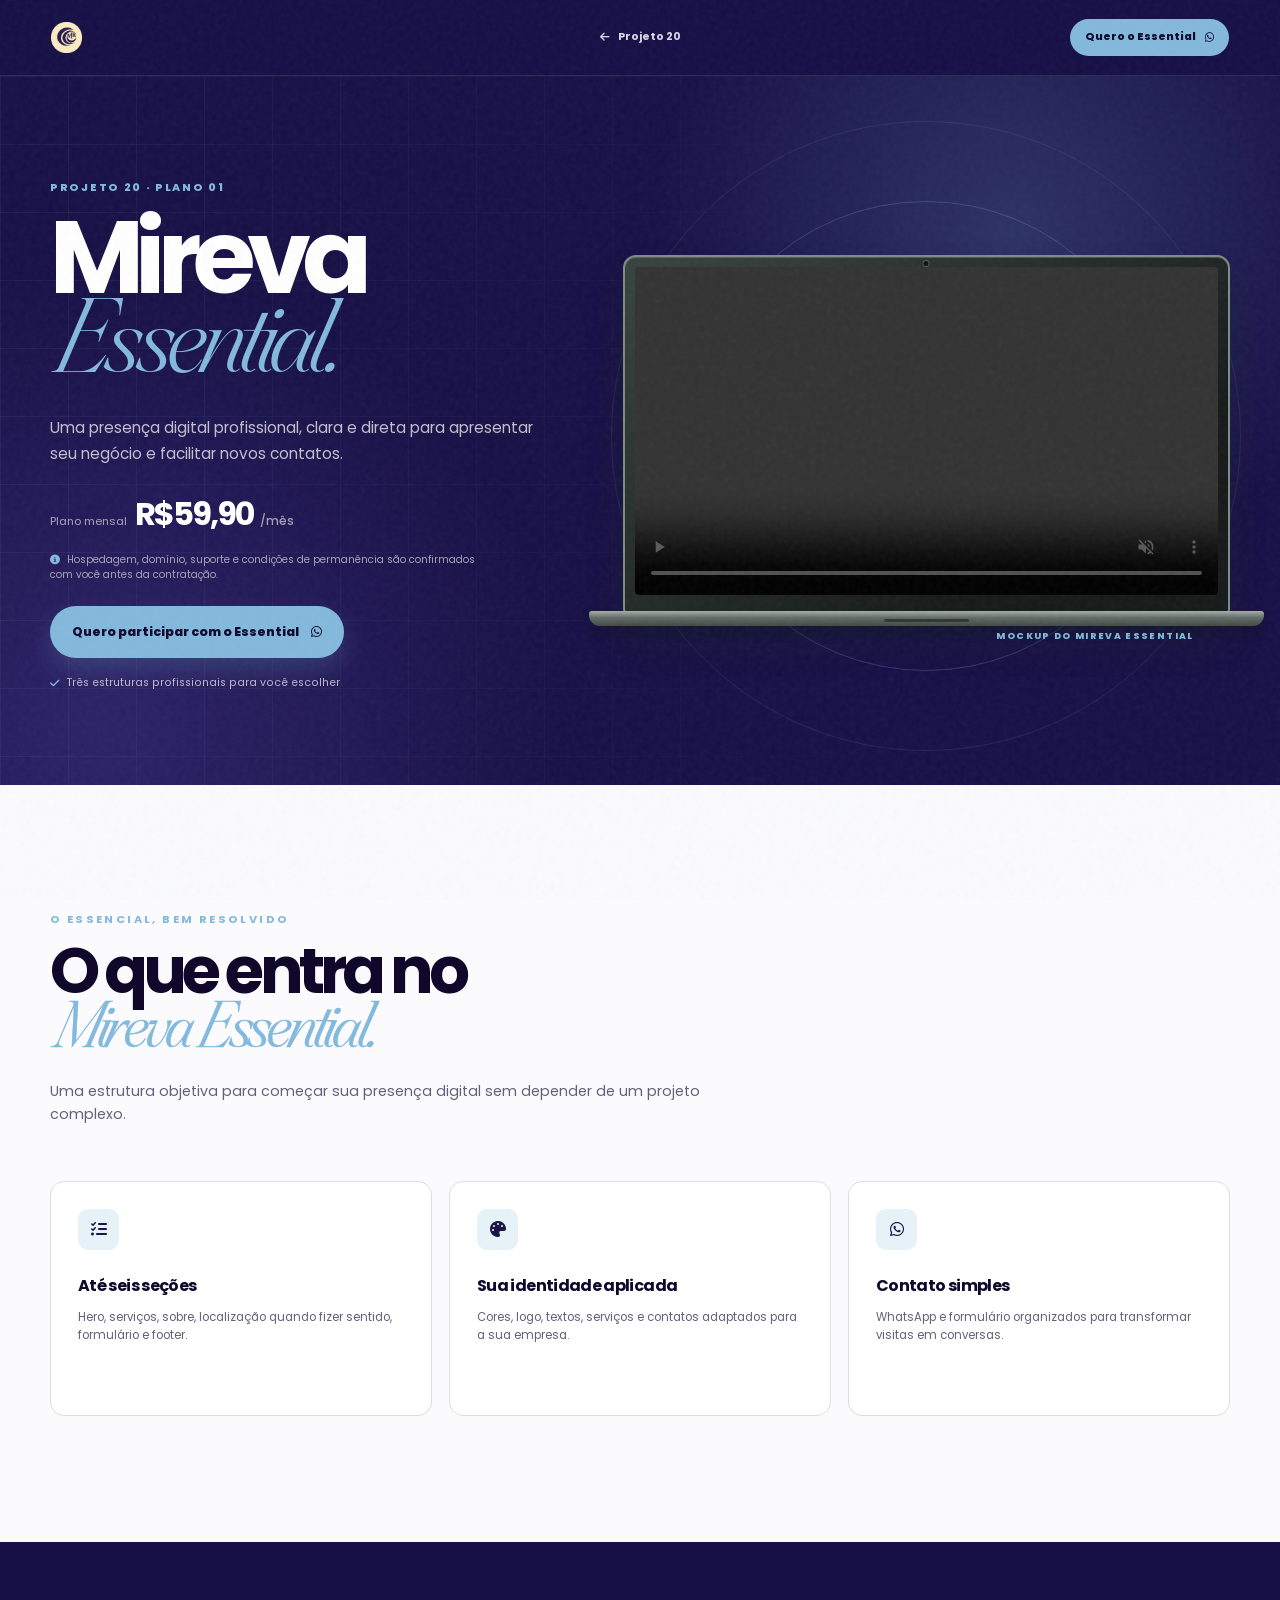
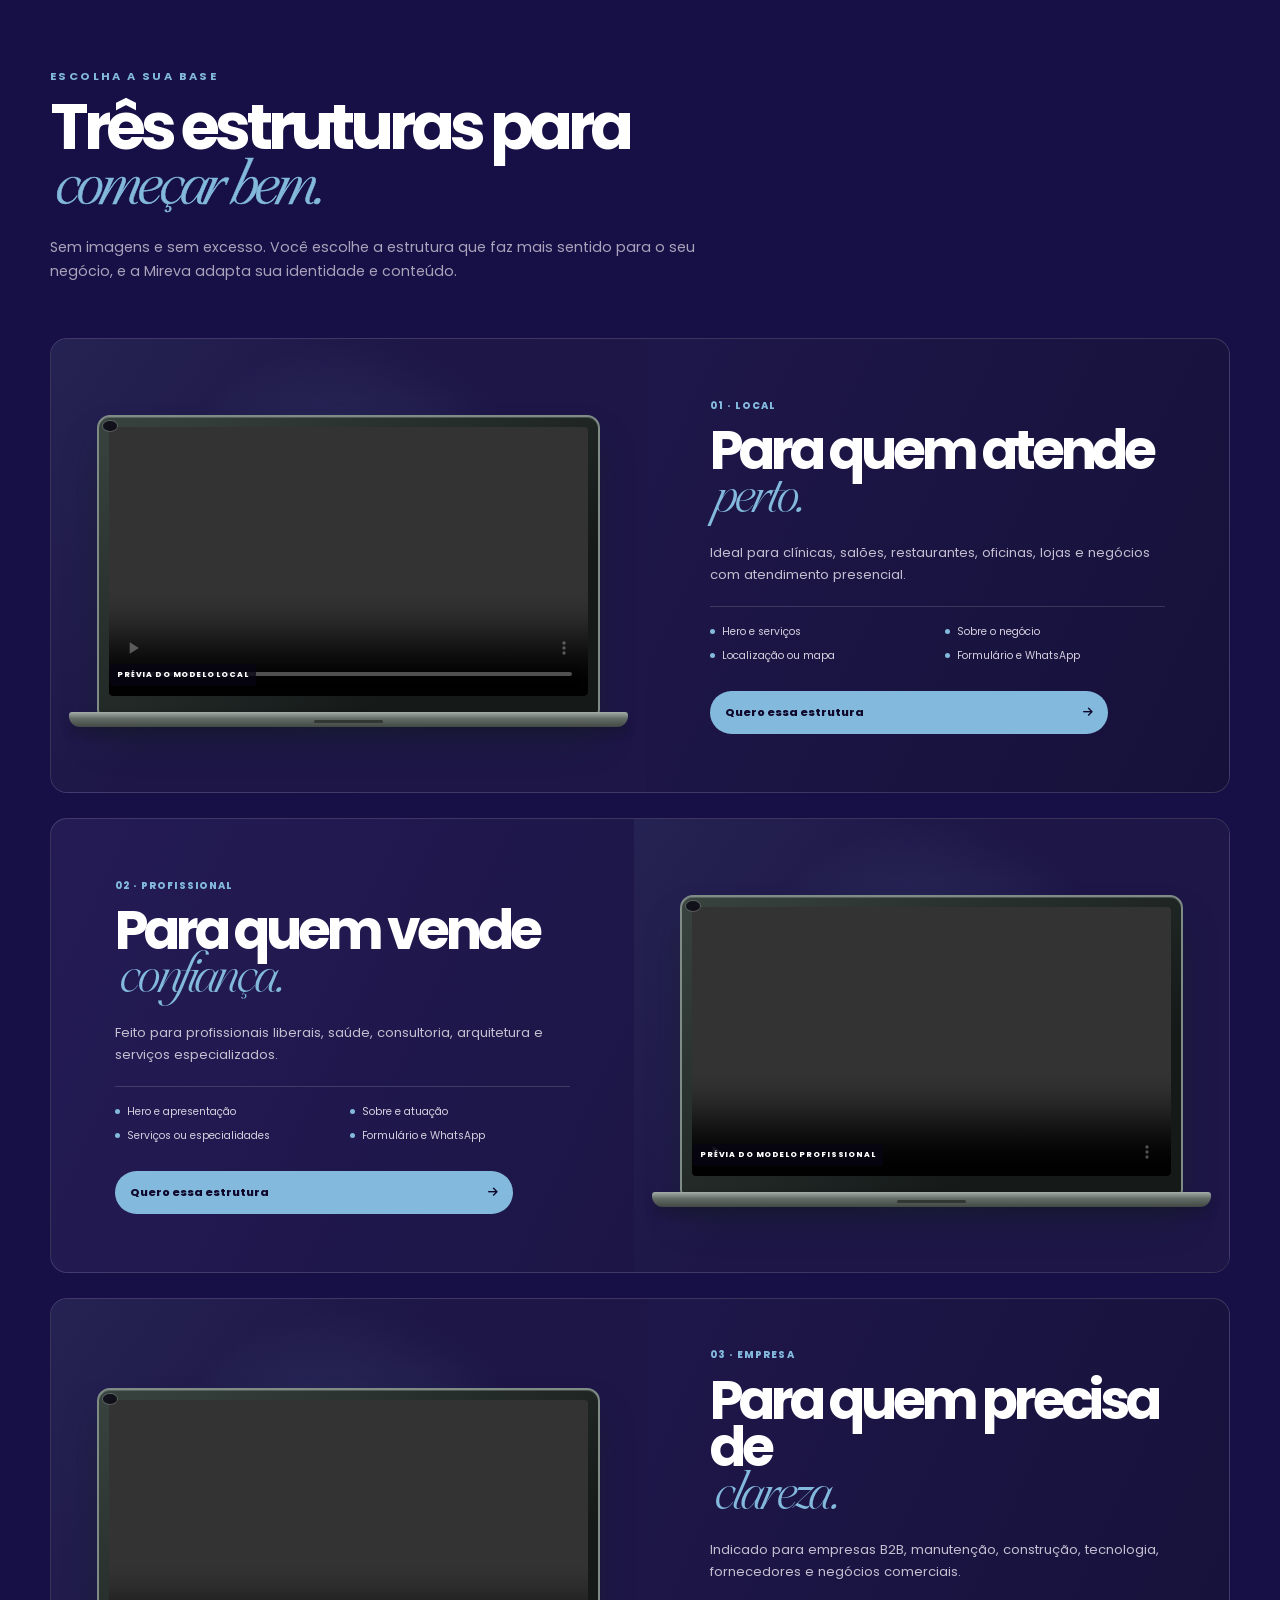
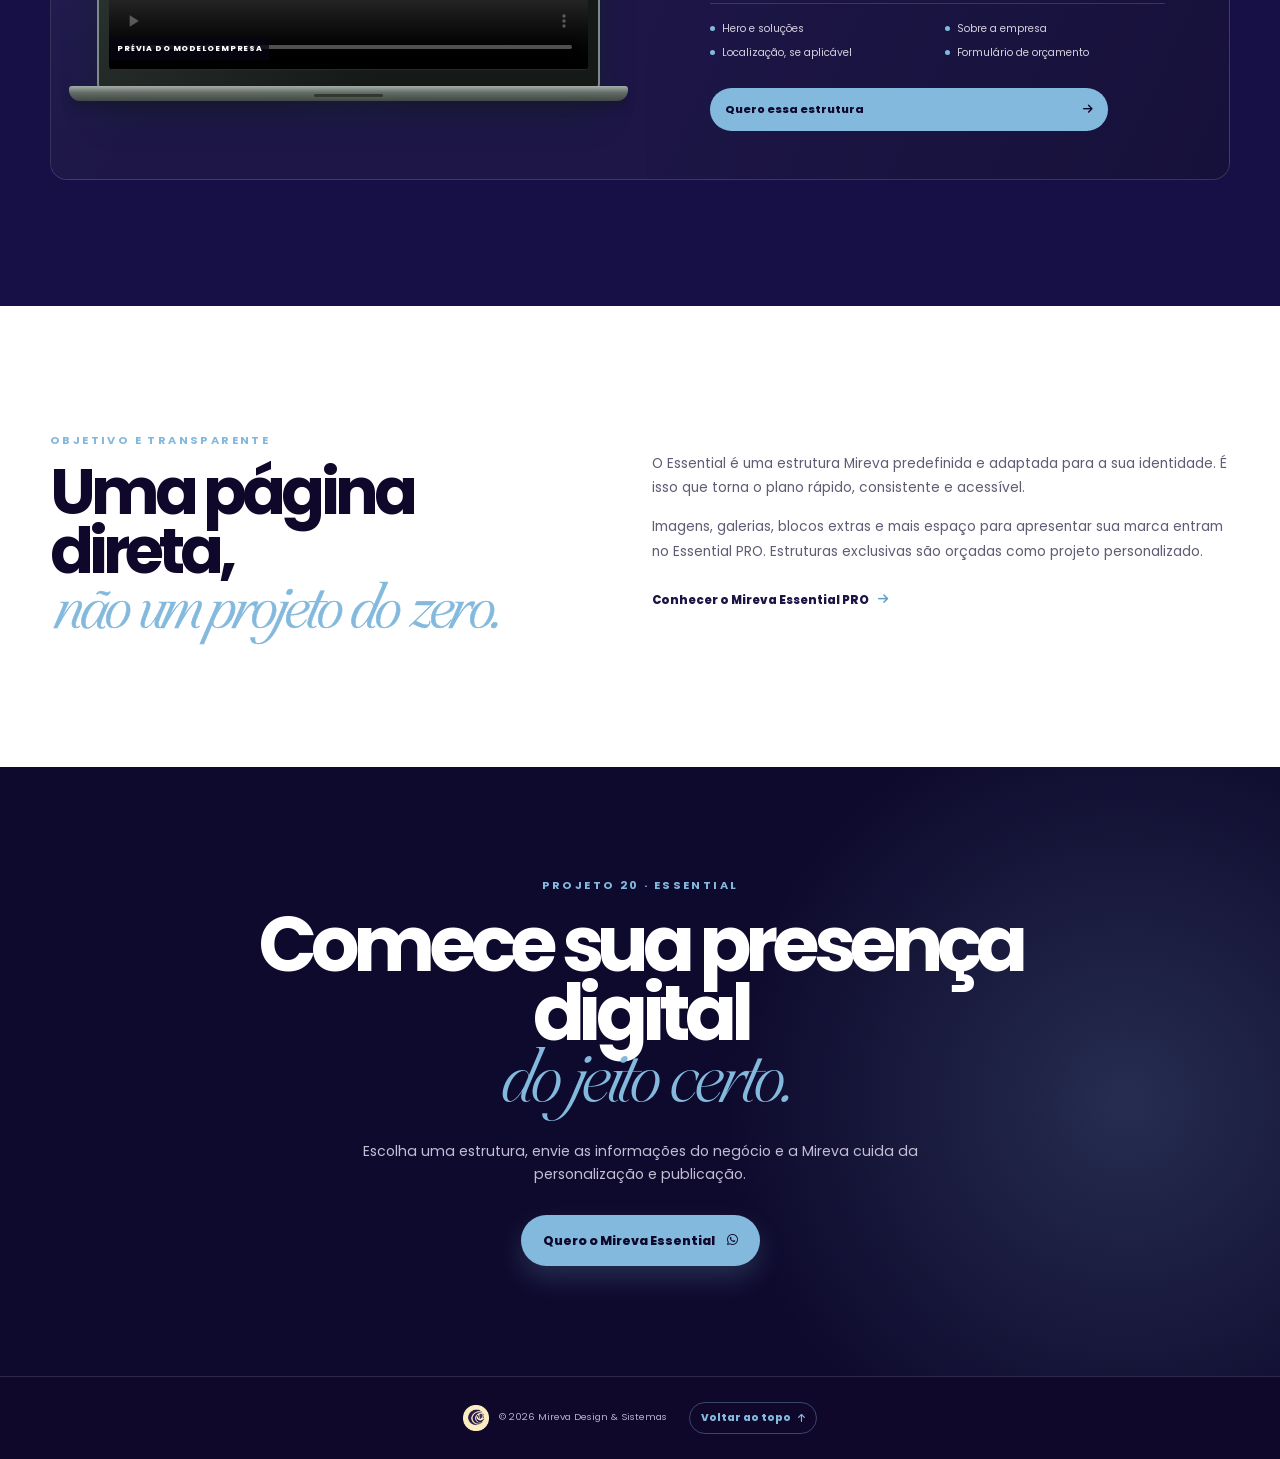
<file: projeto-20/essential.html>
<!doctype html>
<html lang="pt-BR">
<head>
  <meta charset="utf-8">
  <meta name="viewport" content="width=device-width, initial-scale=1">
  <meta name="description" content="Mireva Essential: uma presença digital profissional, objetiva e mensal para empresas que querem começar bem.">
  <meta name="theme-color" content="#171046">
  <title>Mireva Essential | Projeto 20</title>
  <link rel="icon" type="image/png" href="assets/img/logo-branca.png">
  <link rel="preconnect" href="https://fonts.googleapis.com">
  <link rel="preconnect" href="https://fonts.gstatic.com" crossorigin>
  <link href="https://fonts.googleapis.com/css2?family=Poppins:wght@400;500;600;700;800&display=swap" rel="stylesheet">
  <link rel="stylesheet" href="https://cdnjs.cloudflare.com/ajax/libs/font-awesome/6.7.2/css/all.min.css">
  <link rel="stylesheet" href="style.css?v=18">
</head>
<body class="p20-pro-page p20-essential-page">
  <div class="p20-grain" aria-hidden="true"></div>
  <header class="p20-pro-header">
    <a class="p20-brand" href="index.html" aria-label="Voltar ao Projeto 20"><img src="assets/img/logo-branca.png" alt="Mireva" width="704" height="718" decoding="async"></a>
    <a class="p20-pro-back" href="index.html#modelos"><i class="fa-solid fa-arrow-left"></i> Projeto 20</a>
    <a class="p20-pro-header-cta p20-whatsapp" data-message="Olá, Mireva! Quero participar do Projeto 20 com o Mireva Essential." href="#participar">Quero o Essential <i class="fa-brands fa-whatsapp"></i></a>
  </header>

  <main>
    <section class="p20-pro-hero" id="inicio">
      <div class="p20-shell p20-pro-hero-grid">
        <div class="p20-pro-hero-copy p20-reveal">
          <p class="p20-pro-eyebrow">PROJETO 20 · PLANO 01</p>
          <h1>Mireva <em>Essential.</em></h1>
          <p class="p20-pro-lead">Uma presença digital profissional, clara e direta para apresentar seu negócio e facilitar novos contatos.</p>
          <div class="p20-pro-price"><span>Plano mensal</span><strong>R$59,90</strong><b>/mês</b></div>
          <p class="p20-pro-plan-note"><i class="fa-solid fa-circle-info"></i> Hospedagem, domínio, suporte e condições de permanência são confirmados com você antes da contratação.</p>
          <a class="p20-pro-primary p20-whatsapp" data-message="Olá, Mireva! Quero participar do Projeto 20 com o Mireva Essential." href="#participar">Quero participar com o Essential <i class="fa-brands fa-whatsapp"></i></a>
          <p class="p20-pro-hero-note"><i class="fa-solid fa-check"></i> Três estruturas profissionais para você escolher</p>
        </div>
        <div class="p20-pro-hero-media p20-reveal" style="--delay:.12s">
          <div class="p20-pro-orbit p20-pro-orbit-a"></div><div class="p20-pro-orbit p20-pro-orbit-b"></div>
          <div class="p20-essential-hero-laptop p20-laptop"><span class="p20-laptop-camera" aria-hidden="true"></span><div class="p20-laptop-screen"><video muted loop playsinline controls preload="metadata" aria-label="Vídeo de demonstração do Mireva Essential, Casa Lume"><source src="assets/videos/essential-local-casa-lume.mp4" type="video/mp4">Seu navegador não suporta vídeo.</video></div></div>
          <span class="p20-pro-video-label">MOCKUP DO MIREVA ESSENTIAL</span>
        </div>
      </div>
    </section>

    <section class="p20-pro-includes p20-section">
      <div class="p20-shell">
        <div class="p20-pro-heading p20-reveal"><p class="p20-eyebrow">O essencial, bem resolvido</p><h2>O que entra no <em>Mireva Essential.</em></h2><p>Uma estrutura objetiva para começar sua presença digital sem depender de um projeto complexo.</p></div>
        <div class="p20-pro-benefits">
          <article class="p20-pro-benefit p20-reveal"><i class="fa-solid fa-list-check"></i><h3>Até seis seções</h3><p>Hero, serviços, sobre, localização quando fizer sentido, formulário e footer.</p></article>
          <article class="p20-pro-benefit p20-reveal" style="--delay:.08s"><i class="fa-solid fa-palette"></i><h3>Sua identidade aplicada</h3><p>Cores, logo, textos, serviços e contatos adaptados para a sua empresa.</p></article>
          <article class="p20-pro-benefit p20-reveal" style="--delay:.16s"><i class="fa-brands fa-whatsapp"></i><h3>Contato simples</h3><p>WhatsApp e formulário organizados para transformar visitas em conversas.</p></article>
        </div>
      </div>
    </section>

    <section class="p20-pro-models p20-section" id="estruturas">
      <div class="p20-shell">
        <div class="p20-pro-heading p20-reveal"><p class="p20-eyebrow">Escolha a sua base</p><h2>Três estruturas para <em>começar bem.</em></h2><p>Sem imagens e sem excesso. Você escolhe a estrutura que faz mais sentido para o seu negócio, e a Mireva adapta sua identidade e conteúdo.</p></div>
        <div class="p20-pro-model-list">
          <article class="p20-pro-model p20-reveal">
            <div class="p20-pro-model-media"><div class="p20-essential-video-laptop p20-laptop"><span class="p20-laptop-camera" aria-hidden="true"></span><div class="p20-laptop-screen"><video muted loop playsinline controls preload="metadata" aria-label="Vídeo de demonstração do modelo Local, Casa Lume"><source src="assets/videos/essential-local-casa-lume.mp4" type="video/mp4">Seu navegador não suporta vídeo.</video></div><span>PRÉVIA DO MODELO LOCAL</span></div></div>
            <div class="p20-pro-model-copy"><span>01 · LOCAL</span><h3>Para quem atende <em>perto.</em></h3><p>Ideal para clínicas, salões, restaurantes, oficinas, lojas e negócios com atendimento presencial.</p><ul><li>Hero e serviços</li><li>Sobre o negócio</li><li>Localização ou mapa</li><li>Formulário e WhatsApp</li></ul><a class="p20-pro-text-cta p20-whatsapp" data-message="Olá, Mireva! Quero o modelo Local no Mireva Essential." href="#participar">Quero essa estrutura <i class="fa-solid fa-arrow-right"></i></a></div>
          </article>
          <article class="p20-pro-model p20-pro-model-reverse p20-reveal" style="--delay:.08s">
            <div class="p20-pro-model-media"><div class="p20-essential-video-laptop p20-laptop"><span class="p20-laptop-camera" aria-hidden="true"></span><div class="p20-laptop-screen"><video muted loop playsinline controls preload="metadata" aria-label="Vídeo de demonstração do modelo Profissional, Helena Reis"><source src="assets/videos/essential-profissional-helena-reis.mp4" type="video/mp4">Seu navegador não suporta vídeo.</video></div><span>PRÉVIA DO MODELO PROFISSIONAL</span></div></div>
            <div class="p20-pro-model-copy"><span>02 · PROFISSIONAL</span><h3>Para quem vende <em>confiança.</em></h3><p>Feito para profissionais liberais, saúde, consultoria, arquitetura e serviços especializados.</p><ul><li>Hero e apresentação</li><li>Sobre e atuação</li><li>Serviços ou especialidades</li><li>Formulário e WhatsApp</li></ul><a class="p20-pro-text-cta p20-whatsapp" data-message="Olá, Mireva! Quero o modelo Profissional no Mireva Essential." href="#participar">Quero essa estrutura <i class="fa-solid fa-arrow-right"></i></a></div>
          </article>
          <article class="p20-pro-model p20-reveal" style="--delay:.16s">
            <div class="p20-pro-model-media"><div class="p20-essential-video-laptop p20-laptop"><span class="p20-laptop-camera" aria-hidden="true"></span><div class="p20-laptop-screen"><video muted loop playsinline controls preload="metadata" aria-label="Vídeo de demonstração do modelo Empresa, Vértice Engenharia"><source src="assets/videos/essential-empresa-vertice.mp4" type="video/mp4">Seu navegador não suporta vídeo.</video></div><span>PRÉVIA DO MODELO EMPRESA</span></div></div>
            <div class="p20-pro-model-copy"><span>03 · EMPRESA</span><h3>Para quem precisa de <em>clareza.</em></h3><p>Indicado para empresas B2B, manutenção, construção, tecnologia, fornecedores e negócios comerciais.</p><ul><li>Hero e soluções</li><li>Sobre a empresa</li><li>Localização, se aplicável</li><li>Formulário de orçamento</li></ul><a class="p20-pro-text-cta p20-whatsapp" data-message="Olá, Mireva! Quero o modelo Empresa no Mireva Essential." href="#participar">Quero essa estrutura <i class="fa-solid fa-arrow-right"></i></a></div>
          </article>
        </div>
      </div>
    </section>

    <section class="p20-pro-boundary p20-section"><div class="p20-shell p20-pro-boundary-grid"><div class="p20-pro-heading p20-reveal"><p class="p20-eyebrow">Objetivo e transparente</p><h2>Uma página direta, <em>não um projeto do zero.</em></h2></div><div class="p20-pro-boundary-copy p20-reveal" style="--delay:.1s"><p>O Essential é uma estrutura Mireva predefinida e adaptada para a sua identidade. É isso que torna o plano rápido, consistente e acessível.</p><p>Imagens, galerias, blocos extras e mais espaço para apresentar sua marca entram no Essential PRO. Estruturas exclusivas são orçadas como projeto personalizado.</p><a href="essential-pro.html">Conhecer o Mireva Essential PRO <i class="fa-solid fa-arrow-right"></i></a></div></div></section>

    <section class="p20-pro-final" id="participar"><div class="p20-shell p20-pro-final-inner p20-reveal"><p class="p20-eyebrow">Projeto 20 · Essential</p><h2>Comece sua presença digital <em>do jeito certo.</em></h2><p>Escolha uma estrutura, envie as informações do negócio e a Mireva cuida da personalização e publicação.</p><a class="p20-pro-primary p20-whatsapp" data-message="Olá, Mireva! Quero participar do Projeto 20 com o Mireva Essential." href="#inicio">Quero o Mireva Essential <i class="fa-brands fa-whatsapp"></i></a></div></section>
  </main>

  <footer class="p20-footer"><img src="assets/img/logo-branca.png" alt="Mireva" width="704" height="718" decoding="async"><span>© 2026 Mireva Design & Sistemas</span><a class="p20-footer-top" href="#inicio">Voltar ao topo <i class="fa-solid fa-arrow-up" aria-hidden="true"></i></a></footer>
  <script src="../project-20-config.js?v=1"></script>
  <script src="script.js?v=5"></script>
</body>
</html>
</file>
<file: mireva.css>
/* ============================================================
   MIREVA DESIGN & SISTEMAS — CSS Premium Redesign
   Paleta: #FFFFFF (branco) | #1C1445 (navy) | #83B9DD (azul)
   ============================================================ */

/* ===== RESET & BASE ===== */
*, *::before, *::after { margin: 0; padding: 0; box-sizing: border-box; }

:root {
  --gold:      #83B9DD;
  --gold-light:#83B9DD;
  --gold-dim:  rgba(131,185,221,.12);
  --navy:      #1C1445;
  --navy-mid:  #241965;
  --navy-dark: #0f082b;
  --cream:     #FFFFFF;
  --cream-dim: rgba(255,255,255,.08);
  --white:     #ffffff;
  --text-muted:#b8b0d4;
  --text-dark: #2a1f5c;

  --radius-sm: 12px;
  --radius-md: 20px;
  --radius-lg: 32px;
  --shadow-gold: 0 0 40px rgba(131,185,221,.18);
  --shadow-card: 0 20px 60px rgba(0,0,0,.25);
}

html { scroll-behavior: smooth; }

body {
  font-family: 'Poppins', Arial, sans-serif;
  background: var(--navy-dark);
  color: var(--white);
  overflow-x: hidden;
  line-height: 1.6;
}

img { max-width: 100%; height: auto; display: block; }

a { text-decoration: none; color: inherit; }

/* ===== HELPERS ===== */
.section-container { max-width: 1200px; margin: 0 auto; padding: 0 24px; }
.section-label {
  display: inline-block;
  font-size: .7rem; font-weight: 800; letter-spacing: 2px; text-transform: uppercase;
  padding: 6px 14px; border-radius: 999px; margin-bottom: 18px;
}
.gold-label   { background: var(--gold-dim); color: var(--gold); border: 1px solid rgba(131,185,221,.25); }
.navy-label   { background: rgba(28,20,69,.8); color: var(--cream); border: 1px solid rgba(255,255,255,.18); }

.section-title { font-size: clamp(2rem,4vw,3.4rem); font-weight: 800; line-height: 1.1; margin-bottom: 16px; }
.light-title   { color: var(--white); }
.light-title em{ color: var(--gold); font-style: normal; }
.dark-title    { color: var(--navy); }
.dark-title em { color: var(--gold); font-style: normal; }
.section-sub   { font-size: 1rem; color: var(--text-muted); max-width: 640px; margin: 0 auto 48px; text-align: center; line-height: 1.7; }
/* On light (cream) backgrounds, subtitles and body text must be dark */
.on-light .section-sub,
.solutions-section .section-sub { color: #3d2e6e !important; }
.on-light .section-sub { color: #3d2e6e; }

/* ===== BUTTONS ===== */
.btn-gold {
  display: inline-flex; align-items: center; gap: 8px;
  background: var(--gold); color: var(--navy-dark);
  font-family: 'Poppins', sans-serif; font-weight: 800; font-size: .9rem;
  padding: 14px 28px; border-radius: 999px; border: none; cursor: pointer;
  transition: all .3s ease; position: relative; overflow: hidden; text-decoration: none;
}
.btn-gold::before {
  content: ''; position: absolute; inset: 0;
  background: linear-gradient(135deg, rgba(255,255,255,.2), transparent);
  opacity: 0; transition: opacity .3s;
}
.btn-gold:hover { transform: translateY(-3px); box-shadow: 0 12px 30px rgba(131,185,221,.4); }
.btn-gold:hover::before { opacity: 1; }

.btn-ghost {
  display: inline-flex; align-items: center; gap: 8px;
  background: transparent; color: var(--white);
  font-family: 'Poppins', sans-serif; font-weight: 600; font-size: .9rem;
  padding: 13px 28px; border-radius: 999px;
  border: 1px solid rgba(255,255,255,.3); cursor: pointer;
  transition: all .3s ease; text-decoration: none;
}
.btn-ghost:hover { background: rgba(255,255,255,.08); border-color: rgba(255,255,255,.6); transform: translateY(-2px); }

.btn-ghost-gold {
  display: inline-flex; align-items: center; gap: 8px;
  background: transparent; color: var(--gold);
  font-family: 'Poppins', sans-serif; font-weight: 600; font-size: .9rem;
  padding: 13px 28px; border-radius: 999px;
  border: 1px solid rgba(131,185,221,.4); cursor: pointer;
  transition: all .3s ease; text-decoration: none;
}
.btn-ghost-gold:hover { background: var(--gold-dim); transform: translateY(-2px); }

/* ===== HEADER ===== */
.header {
  position: fixed; top: 0; left: 0; right: 0; z-index: 100;
  display: flex; align-items: center; justify-content: space-between;
  padding: 0 36px; height: 64px;
  background: rgba(15,8,43,.85); backdrop-filter: blur(20px);
  border-bottom: 1px solid rgba(131,185,221,.12);
  transition: all .3s ease;
}
.header.scrolled {
  background: rgba(10,5,30,.95);
  box-shadow: 0 8px 30px rgba(0,0,0,.3);
}
.logo {
  display: flex; align-items: center; gap: 10px; text-decoration: none;
}
.logo img { width: 36px; height: 36px; object-fit: contain; }
.logo span {
  font-family: 'Poppins', sans-serif;
  font-size: 1.1rem; font-weight: 900; letter-spacing: 3px;
  color: var(--cream);
}
.nav { display: flex; gap: 32px; align-items: center; }
.nav a {
  color: rgba(255,255,255,.75); font-size: .85rem; font-weight: 500;
  transition: color .25s; position: relative; padding-bottom: 2px;
}
.nav a::after {
  content: ''; position: absolute; bottom: -2px; left: 0;
  width: 0; height: 1px; background: var(--gold); transition: width .3s;
}
.nav a:hover { color: var(--white); }
.nav a:hover::after { width: 100%; }

.btn-cta-header {
  display: inline-flex; align-items: center; gap: 8px;
  background: var(--gold); color: var(--navy-dark);
  font-size: .8rem; font-weight: 800; padding: 9px 18px; border-radius: 999px;
  transition: all .3s;
}
.btn-cta-header:hover { transform: scale(1.05); box-shadow: 0 6px 20px rgba(131,185,221,.35); }

.menu-btn {
  display: none; flex-direction: column; gap: 5px;
  background: none; border: none; cursor: pointer; padding: 4px;
}
.menu-btn span {
  display: block; width: 24px; height: 2px;
  background: var(--white); border-radius: 2px; transition: all .3s;
}

/* ===== HERO ===== */
.hero-section {
  max-height: 120vh;
  display: flex; flex-direction: column;
  justify-content: center;
  padding: 100px 36px 80px;
  position: relative; z-index: 1;
  overflow: hidden;
}
.hero-section::before {
  content: ''; position: absolute;
  top: 10px; left: 0; right: 0; bottom: 0;
  background:
    radial-gradient(ellipse at 70% 30%, rgba(131,185,221,.1) 0%, transparent 55%),
    radial-gradient(ellipse at 20% 70%, rgba(255,255,255,.06) 0%, transparent 50%);
  pointer-events: none;
}
.hero-inner {
  max-width: 1200px; margin: 0 auto;
  display: flex; align-items: center; gap: 60px;
  width: 100%;
}
.hero-text { flex: 1; max-width: 600px; }
.hero-badge {
  display: inline-flex; align-items: center; gap: 8px;
  background: var(--gold-dim); color: var(--gold);
  border: 1px solid rgba(131,185,221,.3);
  font-size: .75rem; font-weight: 700; letter-spacing: .5px;
  padding: 7px 14px; border-radius: 999px; margin-bottom: 24px;
  animation: badgePulse 3s ease-in-out infinite;
}
@keyframes badgePulse {
  0%,100% { box-shadow: 0 0 0 0 rgba(131,185,221,.4); }
  50%      { box-shadow: 0 0 0 8px rgba(131,185,221,0); }
}
.hero-headline {

  font-size: clamp(2.8rem, 5.5vw, 3.5rem);
  font-weight: 900; line-height: 1.05; color: var(--white);
  margin-bottom: 20px; letter-spacing: -1px; margin-top: -4px;
}
.hero-headline em { color: var(--gold); font-style: normal;  }
.hero-sub {
  font-size: 1.05rem; color: var(--text-muted); line-height: 1.7;
  max-width: 500px; margin-bottom: 36px;
}
.hero-actions { display: flex; gap: 16px; flex-wrap: wrap; margin-bottom: 36px; }
.hero-trust { display: flex; gap: 12px; flex-wrap: wrap; }
.trust-pill {
  display: inline-flex; align-items: center; gap: 6px;
  background: rgba(255,255,255,.05); border: 1px solid rgba(255,255,255,.1);
  padding: 7px 14px; border-radius: 999px;
  font-size: .78rem; color: var(--text-muted);
}
.trust-pill i { color: var(--gold); font-size: .8rem; }

.hero-visual {
  flex: 1; display: flex; justify-content: center;
  align-items: center; position: relative;
}
.hero-glow {
  position: absolute; width: 500px; height: 500px; border-radius: 50%;
  background: radial-gradient(circle, rgba(131,185,221,.15) 0%, transparent 65%);
  filter: blur(40px); pointer-events: none;
}
.hero-img {
  position: relative; z-index: 2;
  width: min(650px, 100%);
  filter: drop-shadow(0 30px 60px rgba(131, 185, 221, 0.452));
  animation: heroFloat 4s ease-in-out infinite;
}
@keyframes heroFloat {
  0%,100% { transform: translateY(0); }
  50%      { transform: translateY(-16px); }
}
.hero-scroll-indicator {
  position: absolute; bottom: 30px; left: 50%; transform: translateX(-50%);
}

@keyframes scrollPulse {
  0%,100% { opacity: 1; transform: scaleY(1); }
  50%      { opacity: .3; transform: scaleY(.5); }
}

/* ===== NUMBERS SECTION ===== */
.numbers-section {
  position: relative; z-index: 1;
  background: var(--navy);
  border-top: 1px solid rgba(131,185,221,.15);
  border-bottom: 1px solid rgba(131,185,221,.15);
  padding: 48px 36px;
}
.numbers-inner {
  max-width: 1100px; margin: 0 auto;
  display: flex; align-items: center; justify-content: center;
  gap: 0;
}
.number-card {
  flex: 1; text-align: center; padding: 12px 24px;
}
.number-val {
  font-size: clamp(2.2rem,4vw,3.5rem); font-weight: 900;
  color: var(--gold); line-height: 1; margin-bottom: 8px;
  font-family: 'Poppins', sans-serif;
}
.number-card p { color: var(--text-muted); font-size: .85rem; font-weight: 500; }
.number-divider {
  width: 1px; height: 60px; background: rgba(131,185,221,.2); flex-shrink: 0;
}

/* ===== PAIN SECTION ===== */
.pain-section {
  position: relative; z-index: 1;
  background: var(--navy-dark);
  padding: 110px 36px;
  text-align: center;
}
.pain-section::before {
  content: ''; position: absolute; inset: 0;
  background:
    radial-gradient(ellipse at 50% 0%, rgba(131,185,221,.07) 0%, transparent 60%);
  pointer-events: none;
}
.pain-grid {
  display: grid; grid-template-columns: repeat(3,1fr); gap: 24px;
  max-width: 1100px; margin: 0 auto;
}
.pain-card {
  background: rgba(255,255,255,.03);
  border: 1px solid rgba(255,255,255,.06);
  border-radius: var(--radius-lg);
  padding: 40px 32px;
  transition: all .35s ease;
  position: relative; overflow: hidden; text-align: left;
}
.pain-card::before {
  content: ''; position: absolute; top: 0; left: 0; right: 0; height: 2px;
  background: linear-gradient(90deg, transparent, rgba(131,185,221,.6), transparent);
  transform: translateX(-100%); transition: transform .6s ease;
}
.pain-card:hover::before { transform: translateX(100%); }
.pain-card:hover {
  border-color: rgba(131,185,221,.2);
  background: rgba(131,185,221,.04);
  transform: translateY(-6px);
  box-shadow: 0 20px 50px rgba(0,0,0,.2);
}
.pain-icon-wrap {
  width: 56px; height: 56px; border-radius: 16px;
  background: rgba(131,185,221,.1); border: 1px solid rgba(131,185,221,.2);
  display: flex; align-items: center; justify-content: center;
  margin-bottom: 24px; font-size: 1.4rem; color: var(--gold);
  transition: all .3s;
}
.pain-card:hover .pain-icon-wrap {
  background: rgba(131,185,221,.18);
  box-shadow: 0 0 20px rgba(131,185,221,.2);
}
.pain-card h3 { color: var(--white); font-size: 1.15rem; margin-bottom: 12px; font-weight: 700; }
.pain-card p  { color: var(--text-muted); font-size: .92rem; line-height: 1.65; }

/* ===== SOLUTIONS SECTION ===== */
.solutions-section {
  background: var(--cream);
  padding: 110px 36px;
  text-align: center;
  position: relative; z-index: 1;
}
.solutions-section .section-label { margin-bottom: 14px; }
.solutions-section .section-title { margin-bottom: 12px; }
.solutions-section .section-sub { color: #3a2c6a; margin-bottom: 64px; }
.solutions-grid {
  display: grid; grid-template-columns: repeat(3,1fr);
  gap: 28px; max-width: 1100px; margin: 0 auto;
  text-align: left;
}

/* Card Gold */
.solution-card {
  border-radius: var(--radius-lg); padding: 40px 32px;
  position: relative; overflow: hidden;
  display: flex; flex-direction: column; gap: 16px;
  transition: transform .35s ease, box-shadow .35s ease;
}
.solution-card:hover { transform: translateY(-8px); }

.solution-gold {
  background: var(--navy-dark);
  border: 1px solid rgba(131,185,221,.3);
  box-shadow: 0 0 60px rgba(131,185,221,.1);
  color: var(--white);
}
.solution-gold::before {
  content: ''; position: absolute; inset: 0;
  background: radial-gradient(ellipse at top left, rgba(131,185,221,.12) 0%, transparent 60%);
  pointer-events: none;
}
.solution-navy {
  background: var(--navy);
  border: 1px solid rgba(255,255,255,.15);
  color: var(--white);
}
.solution-dark {
  background: var(--navy-mid);
  border: 1px solid rgba(255,255,255,.08);
  color: var(--white);
}
.solution-icon {
  width: 54px; height: 54px; border-radius: 14px;
  display: flex; align-items: center; justify-content: center;
  font-size: 1.5rem;
}
.solution-gold .solution-icon { background: rgba(131,185,221,.15); color: var(--gold); }
.solution-navy .solution-icon { background: rgba(255,255,255,.1); color: var(--cream); }
.solution-dark .solution-icon { background: rgba(255,255,255,.08); color: var(--gold); }

.solution-badge {
  position: absolute; top: 20px; right: 20px;
  background: var(--gold); color: var(--navy-dark);
  font-size: .65rem; font-weight: 800; letter-spacing: 1px; text-transform: uppercase;
  padding: 4px 10px; border-radius: 999px;
}
.solution-card h3 { font-size: 1.3rem; font-weight: 800; line-height: 1.35; min-height: 2.7em; }
.solution-card p  { font-size: .9rem; opacity: .8; line-height: 1.65; }
.solution-card > p:not(.solution-price) { min-height: 6.6em; }

.solution-list { list-style: none; display: flex; flex-direction: column; gap: 10px; flex: none; }
.solution-list li { display: flex; align-items: flex-start; gap: 10px; font-size: .875rem; }
.solution-gold  .solution-list li i { color: var(--gold); }
.solution-navy  .solution-list li i { color: var(--gold-light); }
.solution-dark  .solution-list li i { color: var(--gold); }

.solution-card .solution-price {
  margin: 0;
  padding: 0;
  border: 0;
  color: var(--gold);
  font-size: .85rem;
  font-weight: 700;
  letter-spacing: .02em;
  opacity: .8;
}
.solution-card .solution-price strong {
  color: var(--gold);
  font-size: .98rem;
  opacity: 1;
}

.btn-solution-gold {
  display: inline-flex; align-items: center; justify-content: center;
  background: var(--gold); color: var(--navy-dark);
  font-family: 'Poppins',sans-serif; font-weight: 800; font-size: .85rem;
  padding: 13px 20px; border-radius: 999px; transition: all .3s; width: 100%; text-align: center;
}
.btn-solution-gold:hover { box-shadow: 0 8px 25px rgba(131,185,221,.4); transform: translateY(-2px); }
.btn-solution-navy {
  display: inline-flex; align-items: center; justify-content: center;
  background: rgba(255,255,255,.12); color: var(--cream);
  border: 1px solid rgba(255,255,255,.25);
  font-family: 'Poppins',sans-serif; font-weight: 700; font-size: .85rem;
  padding: 13px 20px; border-radius: 999px; transition: all .3s; width: 100%;
}
.btn-solution-navy:hover { background: rgba(255,255,255,.2); transform: translateY(-2px); }
.btn-solution-dark {
  display: inline-flex; align-items: center; justify-content: center;
  background: rgba(131,185,221,.14); color: var(--gold);
  border: 1px solid rgba(131,185,221,.3);
  font-family: 'Poppins',sans-serif; font-weight: 700; font-size: .85rem;
  padding: 13px 20px; border-radius: 999px; transition: all .3s; width: 100%;
}
.btn-solution-dark:hover { background: rgba(131,185,221,.25); transform: translateY(-2px); }

/* ===== PORTFOLIO ===== */
.portfolio-section {
  background: var(--navy-dark);
  padding: 110px 0 80px;
  position: relative; z-index: 1; overflow: hidden;
}
.portfolio-section::before {
  content: ''; position: absolute; inset: 0;
  background: radial-gradient(ellipse at 50% 50%, rgba(28,20,69,.9) 0%, transparent 70%);
  pointer-events: none;
}
.portfolio-header { text-align: center; padding: 0 36px 56px; }
.portfolio-carousel {
  width: 100%; overflow: hidden; margin-bottom: 20px;
}
.portfolio-track {
  display: flex; gap: 20px; width: max-content;
  will-change: transform;
  --portfolio-shift: -1500px;
}
.portfolio-group { display: flex; gap: 20px; }
.portfolio-card {
  width: 280px; height: 175px; border-radius: var(--radius-md);
  overflow: hidden; flex-shrink: 0;
  border: 1px solid rgba(255,255,255,.08);
  box-shadow: 0 10px 30px rgba(0,0,0,.3);
  transition: transform .3s, box-shadow .3s;
}
.portfolio-card:hover { transform: scale(1.03); box-shadow: 0 16px 40px rgba(131,185,221,.15); }
.portfolio-card img { width: 100%; height: 100%; object-fit: cover; }
.carousel-right .portfolio-track { animation: scrollRight 40s linear infinite; }
.carousel-left  .portfolio-track { animation: scrollLeft  40s linear infinite; }

/* A animação só entra na composição enquanto a faixa está em tela. */
.portfolio-track {
  will-change: auto;
  animation-play-state: paused;
}
.portfolio-section.is-portfolio-active .portfolio-track {
  will-change: transform;
  animation-play-state: running;
}
@media (prefers-reduced-motion: reduce) {
  .portfolio-section.is-portfolio-active .portfolio-track {
    animation-play-state: paused;
  }
}

/* A animação percorre exatamente um grupo. A terceira cópia mantém a faixa
   preenchida em telas largas enquanto o próximo grupo entra em cena. */
@keyframes scrollRight {
  from { transform: translate3d(0, 0, 0); }
  to { transform: translate3d(var(--portfolio-shift), 0, 0); }
}
@keyframes scrollLeft {
  from { transform: translate3d(var(--portfolio-shift), 0, 0); }
  to { transform: translate3d(0, 0, 0); }
}

.portfolio-cta {
  text-align: center; padding: 64px 36px 0;
}
.portfolio-cta p { color: var(--gold); font-weight: 700; font-size: .85rem; letter-spacing: 1px; text-transform: uppercase; margin-bottom: 12px; }
.portfolio-cta h3 { font-size: clamp(1.6rem,3vw,2.4rem); color: var(--white); margin-bottom: 28px;  }

/* ===== SHOWCASE / DESTAQUES ===== */
.showcase-section {
  background: var(--cream);
  padding: 110px 36px;
  position: relative; z-index: 1;
  text-align: center;
}
/* Ensure proper dark text on cream */
.showcase-section .section-title { color: var(--navy); }
.showcase-sub { color: #3a2c6a !important; }

/* Override navy-label on cream backgrounds */
.showcase-section .navy-label,
.solutions-section .navy-label,
.why-section .navy-label,
.faq-section .navy-label {
  background: var(--navy); color: var(--cream); border-color: var(--navy);
}

.showcase-grid {
  display: grid; grid-template-columns: repeat(2, 1fr);
  gap: 28px; max-width: 1100px; margin: 0 auto;
  text-align: left;
}
.showcase-card {
  background: #fff;
  border-radius: var(--radius-lg);
  overflow: hidden;
  border: 1px solid rgba(28,20,69,.07);
  box-shadow: 0 10px 40px rgba(28,20,69,.06);
  transition: all .4s ease;
  display: flex; flex-direction: column;
}
.showcase-card:hover {
  transform: translateY(-8px);
  box-shadow: 0 24px 60px rgba(28,20,69,.12), 0 0 0 1px rgba(131,185,221,.2);
}
.showcase-img {
  position: relative; overflow: hidden;
  height: 240px;
}
.showcase-img img {
  width: 100%; height: 100%; object-fit: cover;
  transition: transform .5s ease;
}
.showcase-card:hover .showcase-img img {
  transform: scale(1.05);
}
.showcase-badge {
  position: absolute; top: 16px; left: 16px;
  background: var(--gold); color: var(--navy-dark);
  font-size: .65rem; font-weight: 800; letter-spacing: 1px; text-transform: uppercase;
  padding: 5px 12px; border-radius: 999px;
  box-shadow: 0 4px 12px rgba(0,0,0,.15);
}
.showcase-badge.badge-system {
  background: var(--navy); color: var(--cream);
}
.showcase-badge.badge-brand {
  background: linear-gradient(135deg, #a855f7, #7c3aed);
  color: #fff;
}
.showcase-info {
  padding: 28px 28px 32px;
  display: flex; flex-direction: column; gap: 10px; flex: 1;
}
.showcase-info h3 {
  font-size: 1.15rem; font-weight: 800; color: var(--navy);
}
.showcase-info p {
  font-size: .88rem; color: #3e3566; line-height: 1.65; flex: 1;
}
.showcase-link {
  display: inline-flex; align-items: center; gap: 8px;
  font-size: .85rem; font-weight: 700; color: var(--gold);
  margin-top: 8px; transition: gap .3s ease;
}
.showcase-link:hover { gap: 14px; color: #83B9DD; }
.showcase-link i { font-size: .75rem; transition: transform .3s; }
.showcase-link:hover i { transform: translateX(4px); }

@media (max-width: 700px) {
  .showcase-grid { grid-template-columns: 1fr; }
  .showcase-img { height: 200px; }
}

/* ===== AGENDA SECTION ===== */
.cases-intro {
  max-width: 1100px;
  margin: 76px auto 0;
  padding: 0 36px;
  text-align: center;
}
.solutions-positioning { max-width: 700px; margin: -12px auto 36px; color: #3a2c6a !important; }
.cases-intro > p { max-width: 680px; margin: 14px auto 38px; color: var(--text-muted); line-height: 1.7; }
.cases-grid { display: grid; grid-template-columns: repeat(3, 1fr); gap: 20px; text-align: left; }
.case-card { background: rgba(255,255,255,.06); border: 1px solid rgba(255,255,255,.14); border-radius: var(--radius-lg); padding: 26px; display: flex; flex-direction: column; gap: 10px; }
.case-card-top { display: flex; justify-content: space-between; align-items: center; color: var(--gold); }
.case-card-top i { font-size: .85rem; opacity: .7; }
.case-category { font-size: .68rem; font-weight: 800; letter-spacing: 1px; text-transform: uppercase; }
.case-card h3 { color: var(--white); font-size: 1.1rem; margin: 4px 0; }
.case-card p { color: var(--text-muted); font-size: .82rem; line-height: 1.6; }
.case-card p strong { color: var(--cream); }
.case-card a { color: var(--gold); font-size: .82rem; font-weight: 700; margin-top: auto; padding-top: 12px; }
.case-card a i { margin-left: 5px; transition: transform .2s; }
.case-card a:hover i { transform: translateX(4px); }

/* ===== BEHANCE CAROUSEL ===== */
.showcase-section { display: none !important; }
.cases-intro { display: none !important; }
.behance-section { background: var(--navy-dark); padding: 110px 36px; position: relative; z-index: 1; text-align: center; overflow: hidden; }
.behance-section .section-title { color: var(--white); }
.behance-section .section-title em { color: var(--gold); }
.behance-section .navy-label { background: rgba(131,185,221,.08); color: var(--gold); border-color: rgba(131,185,221,.35); }
.behance-sub { color: var(--text-muted) !important; max-width: 680px; margin: 14px auto 38px; }
.behance-carousel-wrap { max-width: 1160px; margin: 0 auto; position: relative; display: flex; align-items: center; gap: 16px; }
.behance-carousel { display: flex; gap: 22px; overflow-x: auto; scroll-behavior: smooth; scrollbar-width: none; padding: 12px 4px 28px; cursor: default; flex: 1; touch-action: auto; scroll-snap-type: x mandatory; overscroll-behavior-x: contain; -webkit-overflow-scrolling: touch; position: relative; z-index: 3; pointer-events: auto; }
.behance-carousel::-webkit-scrollbar { display: none; }
.behance-card { flex: 0 0 min(360px, 78vw); background: #1d173b; border: 1px solid rgba(255,255,255,.14); border-radius: var(--radius-lg); overflow: hidden; text-align: left; box-shadow: 0 12px 35px rgba(0,0,0,.18); transition: transform .3s, box-shadow .3s; display: flex; flex-direction: column; cursor: pointer; text-decoration: none; scroll-snap-align: start; scroll-snap-stop: always; pointer-events: auto; }
.behance-card:hover { transform: translateY(-7px); box-shadow: 0 22px 48px rgba(0,0,0,.3); }
.behance-card:focus-visible { outline: 2px solid var(--gold); outline-offset: 4px; }
.behance-card img { width: 100%; height: 220px; display: block; object-fit: cover; }
.behance-card span { display: inline-block; margin: 20px 24px 8px; color: var(--gold); font-size: .68rem; font-weight: 800; letter-spacing: 1px; text-transform: uppercase; }
.behance-card h3 { padding: 0 24px; color: var(--white); font-size: 1.05rem; line-height: 1.35; }
.behance-description { padding: 10px 24px 0; color: var(--text-muted); font-size: .82rem; line-height: 1.55; }
.behance-card b { display: block; padding: 18px 24px 24px; color: var(--gold); font-size: .82rem; margin-top: auto; }
.behance-card b i { margin-left: 5px; }
.behance-arrow { flex: 0 0 42px; width: 42px; height: 42px; border: 0; border-radius: 50%; background: var(--navy); color: var(--gold); cursor: pointer; transition: transform .2s, background .2s; }
.behance-arrow:hover { transform: scale(1.08); background: var(--navy-mid); }
.behance-mobile-cue,
.behance-pagination { display: none; }
.behance-profile-link { display: inline-flex; align-items: center; gap: 8px; margin-top: 18px; color: var(--cream); font-weight: 800; font-size: .85rem; }
.behance-profile-link:hover { color: var(--gold); }
.cases-cta {
  max-width: 820px;
  margin: 48px auto 0;
  padding: 26px 30px;
  border: 1px solid rgba(131,185,221,.26);
  border-radius: var(--radius-lg);
  background: rgba(255,255,255,.045);
  display: flex;
  align-items: center;
  justify-content: space-between;
  gap: 28px;
  text-align: left;
}
.cases-cta-copy p { color: var(--cream); font-size: 1.15rem; font-weight: 800; margin-bottom: 6px; }
.cases-cta-copy span { color: var(--text-muted); display: block; font-size: .88rem; line-height: 1.55; max-width: 470px; }
.cases-cta .btn-gold { flex: 0 0 auto; white-space: nowrap; }
.behance-section::before,
.behance-section::after {
  content: none !important;
  display: none !important;
}
.behance-section {
  background: var(--navy-dark) !important;
  background-image: none !important;
}
@media (max-width: 700px) {
  .behance-section { padding: 80px 20px; }
  .behance-section .section-container { padding-left: 0 !important; padding-right: 0 !important; }
  .behance-carousel-wrap { display: block; width: 100%; }
  .behance-arrow { display: none; }
  .behance-carousel { width: 100%; padding-left: 0; padding-right: 0; }
  .behance-card { flex-basis: calc(100% - 38px); }
  .behance-card img { height: 190px; }
  .behance-mobile-cue { display: inline-flex; align-items: center; justify-content: center; gap: 8px; margin: 2px auto 13px; padding: 0; border: 0; background: transparent; color: rgba(255,255,255,.68); font: inherit; font-size: .72rem; font-weight: 700; letter-spacing: .04em; cursor: pointer; }
  .behance-mobile-cue i { color: var(--gold); font-size: .74rem; }
  .behance-pagination { display: flex; align-items: center; justify-content: center; gap: 7px; min-height: 8px; margin: 0 auto 26px; }
  .behance-dot { width: 6px; height: 6px; padding: 0; border: 0; border-radius: 999px; background: rgba(255,255,255,.30); cursor: pointer; transition: width .22s ease, background-color .22s ease; }
  .behance-dot.is-active { width: 21px; background: var(--gold); }
  .cases-cta { flex-direction: column; align-items: flex-start; padding: 24px; gap: 20px; }
}

@media (max-width: 850px) {
  .cases-grid { grid-template-columns: 1fr; }
  .cases-intro { padding: 0 22px; }
}

/* ===== WHY SECTION ===== */
.why-section {
  background: var(--cream);
  padding: 110px 36px;
  position: relative; z-index: 1;
  text-align: center;
}
/* cream bg: title and subtitle must be dark */
.why-section .section-title { color: var(--navy); }
.why-section .section-title em { color: var(--gold); }
.why-section .section-sub { color: #3a2c6a !important; }
.why-grid {
  display: grid; grid-template-columns: repeat(4,1fr);
  gap: 24px; max-width: 1100px; margin: 0 auto;
}
.why-card {
  background: #fff; border-radius: var(--radius-lg);
  padding: 36px 28px; position: relative;
  box-shadow: 0 10px 40px rgba(28,20,69,.08);
  border: 1px solid rgba(28,20,69,.07);
  transition: all .35s ease; text-align: left;
}
.why-card:hover {
  transform: translateY(-6px);
  box-shadow: 0 20px 60px rgba(28,20,69,.12), 0 0 0 1px rgba(131,185,221,.15);
}
.why-num {
  font-size: 3rem; font-weight: 900; color: rgba(28, 20, 69, 0.34);
  position: absolute; top: 20px; right: 24px; line-height: 1;
  font-family: 'Poppins', sans-serif;
}
.why-icon { font-size: 1.6rem; color: var(--gold); margin-bottom: 20px; display: block; }
.why-card h3 { font-size: 1.05rem; color: var(--navy); margin-bottom: 10px; font-weight: 700; }
.why-card p  { font-size: .88rem; color: #3e3566; line-height: 1.65; }

/* ===== PROCESS SECTION ===== */
.process-section {
  background: var(--navy-dark);
  padding: 110px 36px;
  position: relative; z-index: 1; text-align: center; overflow: hidden;
}
.process-section::before {
  content: ''; position: absolute;
  top: 0; left: 50%; transform: translateX(-50%);
  width: 800px; height: 1px;
  background: linear-gradient(90deg, transparent, rgba(131,185,221,.3), transparent);
}
.process-steps {
  display: grid; grid-template-columns: repeat(4,1fr);
  gap: 0; max-width: 1100px; margin: 60px auto 0;
  position: relative;
}
.process-step {
  padding: 0 24px; position: relative; text-align: center;
}
.process-step:not(:last-child)::after {
  content: ''; position: absolute;
  top: 24px; right: -1px;
  width: calc(100% - 0px); height: 1px;
  background: linear-gradient(90deg, transparent 0%, rgba(131,185,221,.3) 50%, transparent 100%);
  left: 50%; z-index: 0;
}
.step-num {
  width: 50px; height: 50px; border-radius: 50%;
  background: rgba(131,185,221,.12); border: 1px solid rgba(131,185,221,.35);
  color: var(--gold); font-size: .85rem; font-weight: 900;
  display: flex; align-items: center; justify-content: center;
  margin: 0 auto 20px; position: relative; z-index: 1;
}
.step-connector { display: none; }
.step-icon { font-size: 1.8rem; color: var(--gold); margin-bottom: 16px; display: block; }
.process-step h3 { color: var(--white); font-size: 1rem; margin-bottom: 10px; font-weight: 700; }
.process-step p  { color: var(--text-muted); font-size: .85rem; line-height: 1.6; }

/* ===== FAQ SECTION ===== */
.faq-section {
  background: var(--cream);
  padding: 110px 36px;
  position: relative; z-index: 1;
}
.faq-container {
  max-width: 1100px; margin: 0 auto;
  display: grid; grid-template-columns: 1fr 1.4fr; gap: 80px; align-items: start;
}
/* cream bg: dark text required */
.faq-section .section-title { color: var(--navy); }
.faq-section .section-title em { color: var(--gold); }
.faq-left p { color: #3a2c6a; font-size: .95rem; line-height: 1.65; margin-top: 12px; }

.faq-list { display: flex; flex-direction: column; gap: 12px; }
.faq-item {
  background: #fff; border-radius: var(--radius-md);
  border: 1px solid rgba(28,20,69,.08);
  overflow: hidden; transition: box-shadow .3s;
}
.faq-item:hover { box-shadow: 0 8px 30px rgba(28,20,69,.08); }
.faq-item.is-open { border-color: rgba(131,185,221,.3); box-shadow: 0 8px 30px rgba(131,185,221,.08); }

.faq-question {
  width: 100%; display: flex; align-items: center; justify-content: space-between; gap: 16px;
  padding: 18px 22px; background: none; border: none; cursor: pointer;
  font-family: 'Poppins', sans-serif; font-size: .9rem; font-weight: 700;
  color: var(--navy); text-align: left;
}
.faq-icon {
  width: 26px; height: 26px; border-radius: 50%; flex-shrink: 0;
  background: rgba(28,20,69,.06); display: flex; align-items: center; justify-content: center;
  font-size: 1.1rem; color: var(--navy); transition: background .3s;
}
.faq-item.is-open .faq-icon { background: var(--gold); color: var(--navy-dark); }
.faq-answer {
  max-height: 0; overflow: hidden; transition: max-height .35s ease;
  padding: 0 22px;
}
.faq-answer p { padding-bottom: 20px; color: #3a2c6a; font-size: .88rem; line-height: 1.65; }

/* ===== CONTACT SECTION ===== */
.contact-section {
  background: var(--navy-dark);
  padding: 120px 36px;
  position: relative; z-index: 1; overflow: hidden;
}
.contact-glow-top {
  position: absolute; top: 0; left: 50%; transform: translateX(-50%);
  width: 700px; height: 300px;
  background: radial-gradient(ellipse at 50% 0%, rgba(131,185,221,.12) 0%, transparent 70%);
  pointer-events: none;
}
.contact-inner {
  max-width: 1100px; margin: 0 auto;
  display: grid; grid-template-columns: 1fr 1.2fr; gap: 80px; align-items: center;
}
.contact-left p { color: var(--text-muted); margin-top: 12px; line-height: 1.7; }
.contact-lead { font-size: 1rem; color: var(--text-muted); line-height: 1.7; margin: 20px 0 28px; }
.contact-badges { display: flex; gap: 12px; flex-wrap: wrap; margin-bottom: 32px; }
.c-badge {
  display: inline-flex; align-items: center; gap: 8px;
  background: var(--gold-dim); color: var(--gold);
  border: 1px solid rgba(131,185,221,.25); padding: 8px 16px; border-radius: 999px;
  font-size: .78rem; font-weight: 700;
}
.btn-whatsapp-big {
  display: inline-flex; align-items: center; gap: 10px;
  background: #25D366; color: #fff;
  font-family: 'Poppins',sans-serif; font-weight: 800; font-size: 1rem;
  padding: 16px 28px; border-radius: 999px; margin-bottom: 32px;
  transition: all .3s; text-decoration: none;
}
.btn-whatsapp-big:hover { transform: translateY(-3px); box-shadow: 0 12px 30px rgba(37,211,102,.3); }
.contact-socials { display: flex; gap: 16px; }
.contact-socials a {
  width: 42px; height: 42px; border-radius: 50%;
  background: rgba(255,255,255,.06); border: 1px solid rgba(255,255,255,.12);
  display: flex; align-items: center; justify-content: center;
  color: rgba(255,255,255,.7); font-size: 1rem; transition: all .3s;
}
.contact-socials a:hover { background: rgba(131,185,221,.15); border-color: rgba(131,185,221,.3); color: var(--gold); transform: translateY(-3px); }

.contact-form {
  background: rgba(28,20,69,.6); border: 1px solid rgba(131,185,221,.2);
  border-radius: var(--radius-lg); padding: 40px; backdrop-filter: blur(12px);
  box-shadow: 0 24px 60px rgba(0,0,0,.3), 0 0 40px rgba(131,185,221,.05);
}
.contact-form h3 { color: var(--white); font-size: 1.3rem; margin-bottom: 28px; }
.form-row { margin-bottom: 18px; }
.form-row label { display: block; color: rgba(255,255,255,.85); font-size: .8rem; font-weight: 700; margin-bottom: 8px; }
.form-row input,
.form-row select,
.form-row textarea {
  width: 100%; background: rgba(15,8,43,.6); border: 1px solid rgba(255,255,255,.15);
  border-radius: 10px; color: #fff; font-family: 'Poppins',sans-serif; font-size: .9rem;
  padding: 13px 15px; outline: none; transition: border-color .3s, box-shadow .3s;
}
.form-row select option { background: var(--navy-dark); }
.form-row textarea { resize: vertical; min-height: 110px; }
.form-row input::placeholder,
.form-row textarea::placeholder { color: rgba(255,255,255,.3); }
.form-row input:focus,
.form-row select:focus,
.form-row textarea:focus {
  border-color: var(--gold);
  box-shadow: 0 0 0 3px rgba(131,185,221,.12);
}
.form-submit {
  width: 100%; background: var(--gold); color: var(--navy-dark);
  font-family: 'Poppins',sans-serif; font-weight: 900; font-size: .95rem;
  padding: 15px 24px; border: none; border-radius: 999px;
  cursor: pointer; display: flex; align-items: center; justify-content: center; gap: 8px;
  transition: all .3s;
}
.form-submit:hover { transform: translateY(-3px); box-shadow: 0 12px 30px rgba(131,185,221,.4); }
.contact-success { min-height: 20px; margin-top: 14px; color: #27c93f; font-size: .85rem; font-weight: 700; text-align: center; }

/* Contato: superfície estável, sem blur e sem camadas SVG para evitar repinturas pesadas. */
.contact-section {
  background: linear-gradient(135deg, #10082d 0%, #17103b 52%, #12092f 100%) !important;
}
.contact-section::before,
.contact-section::after,
.contact-glow-top {
  content: none !important;
  display: none !important;
}
.contact-form {
  background: #21194d !important;
  -webkit-backdrop-filter: none !important;
  backdrop-filter: none !important;
  box-shadow: 0 16px 36px rgba(0,0,0,.22) !important;
}
.contact-form .form-row input,
.contact-form .form-row select,
.contact-form .form-row textarea {
  background: #160f38 !important;
}
@media (max-width: 700px) {
  .contact-form {
    box-shadow: none !important;
  }
}

/* ===== FOOTER ===== */
.footer {
  background: var(--navy);
  border-top: 1px solid rgba(131,185,221,.15);
  padding: 70px 36px 0;
  position: relative; z-index: 1;
}
.footer-inner {
  max-width: 1100px; margin: 0 auto;
  display: grid; grid-template-columns: 1.5fr 1fr 1fr; gap: 60px;
  padding-bottom: 60px;
}
.footer-logo img { width: 36px; height: 36px; object-fit: contain; }
.footer-brand-name {
  font-size: 1rem; font-weight: 900; letter-spacing: 3px; color: var(--cream);
  margin: 10px 0 12px;
}
.footer-desc { color: var(--text-muted); font-size: .85rem; line-height: 1.7; }
.footer-links,
.footer-contact-block { display: flex; flex-direction: column; gap: 10px; }
.footer-links h4,
.footer-contact-block h4 {
  color: var(--cream); font-size: .7rem; font-weight: 800;
  letter-spacing: 2px; text-transform: uppercase; margin-bottom: 4px;
}
.footer-links a,
.footer-contact-block a {
  color: var(--text-muted); font-size: .85rem;
  display: flex; align-items: center; gap: 8px; transition: color .25s;
}
.footer-links a:hover,
.footer-contact-block a:hover { color: var(--gold); }
.footer-contact-block a i { color: var(--gold); font-size: .85rem; width: 14px; }

.footer-bottom {
  max-width: 1100px; margin: 0 auto;
  padding: 22px 0;
  border-top: 1px solid rgba(255,255,255,.07);
  display: flex; align-items: center; justify-content: space-between;
  color: var(--text-muted); font-size: .8rem;
}

/* ===== BACK TO TOP ===== */
.back-to-top {
  position: fixed; bottom: 86px; right: 24px; z-index: 90;
  width: 46px; height: 46px; border-radius: 50%;
  background: rgba(28,20,69,.9); border: 1px solid rgba(131,185,221,.3);
  color: var(--gold); font-size: 1rem; cursor: pointer;
  display: flex; align-items: center; justify-content: center;
  opacity: 0; transform: translateY(10px); transition: all .3s;
  backdrop-filter: blur(10px);
}
.back-to-top.show { opacity: 1; transform: translateY(0); }
.back-to-top:hover { background: var(--gold); color: var(--navy-dark); box-shadow: 0 6px 20px rgba(131,185,221,.3); }

/* ===== FLOATING WHATSAPP ===== */
.floating-whatsapp {
  position: fixed; bottom: 24px; right: 24px; z-index: 90;
  width: 56px; height: 56px; border-radius: 50%;
  background: #25D366;
  display: flex; align-items: center; justify-content: center;
  font-size: 1.5rem; color: #fff;
  box-shadow: 0 6px 25px rgba(37,211,102,.4);
  transition: all .3s; animation: waPulse 3s ease-in-out infinite;
}
.floating-whatsapp:hover { transform: scale(1.1); box-shadow: 0 10px 35px rgba(37,211,102,.5); }
@keyframes waPulse {
  0%,100% { box-shadow: 0 6px 25px rgba(37,211,102,.4); }
  50%      { box-shadow: 0 6px 40px rgba(37,211,102,.6); }
}

/* ===== FADE UP ANIMATION ===== */
.fade-up {
  opacity: 0; transform: translateY(32px);
  transition: opacity .6s ease, transform .6s ease;
}
.fade-up.visible { opacity: 1; transform: translateY(0); }

/* ===== RESPONSIVE ===== */
@media (max-width: 1100px) {
  .why-grid { grid-template-columns: 1fr 1fr; }
  .solutions-grid { grid-template-columns: 1fr 1fr; }
  .contact-inner { grid-template-columns: 1fr; gap: 48px; }
}
@media (max-width: 900px) {
  .hero-inner  { flex-direction: column; text-align: center; }
  .hero-text   { max-width: 100%; }
  .hero-sub    { margin: 0 auto 36px; }
  .hero-actions{ justify-content: center; }
  .hero-trust  { justify-content: center; }
  .hero-visual { width: 100%; }
  .pain-grid   { grid-template-columns: 1fr; }
  .solutions-grid { grid-template-columns: 1fr; }
  .why-grid    { grid-template-columns: 1fr 1fr; }
  .process-steps { grid-template-columns: 1fr 1fr; }
  .faq-container { grid-template-columns: 1fr; gap: 40px; }
  .footer-inner  { grid-template-columns: 1fr 1fr; }
  .numbers-inner { flex-wrap: wrap; }
  .number-divider{ display: none; }
  .solution-card h3,
  .solution-card > p:not(.solution-price) { min-height: 0; }
}
@media (max-width: 600px) {
  .header { padding: 0 20px; }
  .nav    { display: none; flex-direction: column; gap: 0; }
  .nav.active {
    display: flex; position: absolute; top: 64px; left: 0; right: 0;
    background: rgba(15,8,43,.98); backdrop-filter: blur(20px);
    border-bottom: 1px solid rgba(131,185,221,.15);
    padding: 16px 0;
  }
  .nav.active a {
    padding: 14px 28px; display: block; border-bottom: 1px solid rgba(255,255,255,.05);
  }
  .btn-cta-header { display: none; }
  .menu-btn { display: flex; }
  .hero-section { padding: 90px 20px 70px; }
  .why-grid  { grid-template-columns: 1fr; }
  .process-steps { grid-template-columns: 1fr 1fr; gap: 24px; }
  .footer-inner  { grid-template-columns: 1fr; gap: 40px; }
  .portfolio-card { width: 220px; height: 138px; }
  .pain-section, .solutions-section, .portfolio-section,
  .why-section, .process-section, .faq-section, .contact-section, .footer {
    padding-top: 80px; padding-bottom: 80px; padding-left: 20px; padding-right: 20px;
  }
}


/* ============================================================
   MIREVA — REFINO FINAL SEM TRAVAR
   Mantém a paleta original. Griffiths em destaques e Poppins em textos.
   Fundo decorado estático e leve.
   ============================================================ */

@font-face {
  font-family: 'Griffiths';
  src: url('projeto-20/assets/fonts/Griffiths.otf') format('opentype');
  font-weight: 400;
  font-style: normal;
  font-display: swap;
}

:root {
  --font-body: 'Poppins', Arial, sans-serif;
  --font-title: 'Griffiths', Georgia, serif;
}

html { scroll-padding-top: 96px; }

body {
  font-family: var(--font-body) !important;
  font-weight: 400;
  position: relative;
  isolation: isolate;
  overflow-x: hidden !important;
}

/* Remove camadas animadas pesadas que estavam travando o scroll. */
/* Fundo global: linhas curvas, tortas e em perspectiva, sem animação contínua. */
body::before {
  content: '';
  position: fixed;
  inset: -14vh -16vw;
  z-index: 0;
  pointer-events: none;
  background-image:
    url("data:image/svg+xml,%3Csvg xmlns='http://www.w3.org/2000/svg' width='1800' height='1200' viewBox='0 0 1800 1200'%3E%3Cg fill='none' stroke='%23FFFFFF' stroke-linecap='round'%3E%3Cpath opacity='.15' stroke-width='1.25' d='M-220 860 C160 470 455 980 805 575 S1265 100 2010 500'/%3E%3Cpath opacity='.12' stroke-width='1.1' d='M-260 1010 C120 665 510 1045 950 675 S1390 390 2020 770'/%3E%3Cpath opacity='.10' stroke-width='.95' d='M-180 590 C140 280 510 660 860 420 S1290 140 1980 330'/%3E%3Cpath opacity='.08' stroke-width='.8' d='M-60 270 C310 75 610 390 980 230 S1430 15 1940 280'/%3E%3C/g%3E%3Cg fill='none' stroke='%2383B9DD' stroke-linecap='round'%3E%3Cpath opacity='.13' stroke-width='1.05' d='M-180 430 C220 145 540 540 920 320 S1370 230 1970 520'/%3E%3Cpath opacity='.09' stroke-width='.9' d='M-120 750 C210 510 550 830 900 560 S1360 335 1980 680'/%3E%3C/g%3E%3C/svg%3E");
  background-size: 138vw auto;
  background-position: 50% -4vh;
  background-repeat: repeat-y;
  transform: perspective(1200px) rotateX(50deg) rotateZ(-6deg) translateY(-10vh) scale(1.08);
  transform-origin: center top;
  opacity: .78;
}

body::after {
  content: '';
  position: fixed;
  inset: 0;
  z-index: 0;
  pointer-events: none;
  background:
    radial-gradient(circle at 82% 12%, rgba(131,185,221,.14), transparent 23%),
    radial-gradient(circle at 11% 38%, rgba(255,255,255,.09), transparent 26%),
    radial-gradient(circle at 74% 68%, rgba(131,185,221,.08), transparent 24%);
  opacity: .8;
}

section,
.header,
.footer,
.floating-whatsapp,
.back-to-top {
  position: relative;
}

section {
  overflow: hidden !important;
}

section > * {
  position: relative;
  z-index: 2;
}

/* Linhas decorativas por seção: visíveis, tortas e com profundidade. */
section::before {
  content: '' !important;
  position: absolute !important;
  inset: -18% -14% !important;
  z-index: 0 !important;
  pointer-events: none !important;
  background-image:
    url("data:image/svg+xml,%3Csvg xmlns='http://www.w3.org/2000/svg' width='1600' height='900' viewBox='0 0 1600 900'%3E%3Cg fill='none' stroke='%23FFFFFF' stroke-linecap='round'%3E%3Cpath opacity='.18' stroke-width='1.35' d='M-210 655 C85 310 350 760 650 430 S1110 60 1810 395'/%3E%3Cpath opacity='.15' stroke-width='1.05' d='M-250 510 C150 230 440 560 775 315 S1230 165 1810 285'/%3E%3Cpath opacity='.11' stroke-width='.9' d='M-180 790 C110 610 455 860 815 585 S1255 430 1780 670'/%3E%3C/g%3E%3Cg fill='none' stroke='%2383B9DD' stroke-linecap='round'%3E%3Cpath opacity='.12' stroke-width='1.05' d='M-140 260 C220 60 510 350 865 185 S1235 90 1730 250'/%3E%3Cpath opacity='.09' stroke-width='.9' d='M-170 395 C155 185 490 505 810 335 S1260 265 1760 485'/%3E%3C/g%3E%3C/svg%3E") !important;
  background-size: 118% 112% !important;
  background-position: center !important;
  background-repeat: no-repeat !important;
  transform: perspective(980px) rotateX(54deg) rotateZ(-7deg) translateY(-7%) scale(1.12) !important;
  transform-origin: center top !important;
  opacity: .85 !important;
  -webkit-mask-image: radial-gradient(ellipse at center, #000 0 72%, transparent 96%);
  mask-image: radial-gradient(ellipse at center, #000 0 72%, transparent 96%);
}

section::after {
  content: '' !important;
  position: absolute !important;
  inset: 0 !important;
  z-index: 0 !important;
  pointer-events: none !important;
  background:
    radial-gradient(circle at 16% 22%, rgba(131,185,221,.10), transparent 18%),
    radial-gradient(circle at 88% 32%, rgba(255,255,255,.08), transparent 20%),
    radial-gradient(circle at 70% 82%, rgba(131,185,221,.07), transparent 17%) !important;
  opacity: .9 !important;
}

/* Em fundos claros, as linhas ficam roxas/douradas para aparecer sem sujar. */
.solutions-section::before,
.showcase-section::before,
.why-section::before,
.faq-section::before {
  background-image:
    url("data:image/svg+xml,%3Csvg xmlns='http://www.w3.org/2000/svg' width='1600' height='900' viewBox='0 0 1600 900'%3E%3Cg fill='none' stroke='%231C1445' stroke-linecap='round'%3E%3Cpath opacity='.16' stroke-width='1.35' d='M-210 660 C90 330 365 770 660 425 S1120 80 1810 400'/%3E%3Cpath opacity='.13' stroke-width='1.05' d='M-250 500 C140 245 445 575 770 320 S1230 170 1810 290'/%3E%3Cpath opacity='.10' stroke-width='.95' d='M-180 790 C125 620 470 850 820 585 S1250 430 1780 680'/%3E%3C/g%3E%3Cg fill='none' stroke='%2383B9DD' stroke-linecap='round'%3E%3Cpath opacity='.13' stroke-width='1.05' d='M-140 270 C225 70 520 355 870 190 S1235 100 1730 260'/%3E%3Cpath opacity='.10' stroke-width='.9' d='M-170 405 C160 195 490 510 815 340 S1260 270 1760 495'/%3E%3C/g%3E%3C/svg%3E") !important;
  opacity: .88 !important;
}

.solutions-section::after,
.showcase-section::after,
.why-section::after,
.faq-section::after {
  background:
    radial-gradient(circle at 18% 18%, rgba(131,185,221,.12), transparent 20%),
    radial-gradient(circle at 86% 38%, rgba(28,20,69,.08), transparent 20%),
    radial-gradient(circle at 62% 82%, rgba(131,185,221,.10), transparent 18%) !important;
  opacity: .85 !important;
}

/* A faixa de números fica limpa, sem riscos, como pedido. */
.numbers-section::before,
.numbers-section::after {
  content: none !important;
  display: none !important;
}

.numbers-section {
  overflow: visible !important;
}


.section-label {
  display: table !important;
  margin-left: auto !important;
  margin-right: auto !important;
}

/* Tipografia limpa: Griffiths em títulos, Poppins em textos/menu/botões. */
p,
li,
a,
button,
input,
select,
textarea,
label,
.section-label,
.hero-badge,
.hero-sub,
.solution-list,
.contact-form,
.footer,
.nav,
.btn-gold,
.btn-ghost,
.btn-ghost-gold,
.btn-cta-header,
.number-card p,
.solution-card p,
.pain-card p,
.why-card p,
.step-content p,
.faq-answer {
  font-family: var(--font-body) !important;
}

.hero-headline,
.section-title,
.portfolio-cta h3,
.contact-left h2,
.faq-left h2 {
  font-family: var(--font-body) !important;
  font-weight: 600 !important;
  letter-spacing: -.024em !important;
  text-wrap: balance;
}

.hero-headline em,
.section-title em,
.portfolio-cta h3 em,
.contact-left h2 em,
.faq-left h2 em {
  display: block !important;
  width: max-content !important;
  max-width: 100% !important;
  font-family: var(--font-title) !important;
  font-style: normal !important;
  font-weight: 400 !important;
  color: var(--gold) !important;
  line-height: .72 !important;
  letter-spacing: -.018em !important;
  margin-top: -.14em !important;
  margin-bottom: .34em !important;
  position: relative !important;
  z-index: 2 !important;
  text-shadow: 0 16px 34px rgba(131,185,221,.14) !important;
  white-space: nowrap !important;
}

/* Títulos centrais alinhados de verdade: nada torto. */
.section-title,
.portfolio-header,
.portfolio-cta,
.pain-section .section-container > .section-label,
.solutions-section .section-container > .section-label,
.showcase-section .section-container > .section-label,
.why-section .section-container > .section-label,
.process-section .section-container > .section-label,
.faq-left,
.contact-left {
  text-align: center !important;
}

.section-title,
.portfolio-cta h3,
.contact-left h2,
.faq-left h2 {
  font-size: clamp(2.05rem, 4.25vw, 4.2rem) !important;
  line-height: .98 !important;
  margin: 0 auto 36px !important;
}

.section-title em,
.portfolio-cta h3 em,
.contact-left h2 em,
.faq-left h2 em {
  font-size: clamp(3.45rem, 6.8vw, 6.95rem) !important;
  margin-left: auto !important;
  margin-right: auto !important;
}

.section-title + .section-sub,
.section-title + p,
.faq-left .section-title + p,
.contact-left .section-title + p {
  margin-top: 16px !important;
  margin-bottom: 52px !important;
}

.section-sub {
  margin-left: auto !important;
  margin-right: auto !important;
  text-align: center !important;
}

/* Header reestruturado: mais limpo, estável e responsivo. */
.header {
  top: 18px !important;
  left: 50% !important;
  right: auto !important;
  width: min(1180px, calc(100% - 48px)) !important;
  height: 64px !important;
  padding: 0 16px 0 18px !important;
  transform: translateX(-50%) !important;
  display: grid !important;
  grid-template-columns: auto minmax(360px, 1fr) auto !important;
  align-items: center !important;
  gap: 18px !important;
  border-radius: 999px !important;
  background: rgba(15,8,43,.86) !important;
  border: 1px solid rgba(255,255,255,.18) !important;
  box-shadow: 0 18px 40px rgba(0,0,0,.22) !important;
  -webkit-backdrop-filter: blur(12px) !important;
  backdrop-filter: blur(12px) !important;
  overflow: visible !important;
  transition: height .22s ease, box-shadow .22s ease, background-color .22s ease !important;
  z-index: 1000 !important;
}

.header.scrolled {
  height: 58px !important;
  background: rgba(15,8,43,.94) !important;
  box-shadow: 0 14px 34px rgba(0,0,0,.30) !important;
}

.logo {
  display: inline-flex !important;
  align-items: center !important;
  gap: 10px !important;
  min-width: max-content !important;
}

.logo img { width: 36px !important; height: 36px !important; }
.logo span {
  font-family: var(--font-body) !important;
  font-size: .78rem !important;
  font-weight: 600 !important;
  letter-spacing: .32em !important;
  color: var(--cream) !important;
}

.nav {
  justify-self: center !important;
  display: inline-flex !important;
  align-items: center !important;
  justify-content: center !important;
  gap: 3px !important;
  padding: 5px !important;
  border-radius: 999px !important;
  background: rgba(255,255,255,.065) !important;
  border: 1px solid rgba(255,255,255,.11) !important;
  min-width: 0 !important;
}

.nav a {
  display: inline-flex !important;
  align-items: center !important;
  justify-content: center !important;
  color: rgba(255,255,255,.80) !important;
  font-size: .74rem !important;
  font-weight: 500 !important;
  letter-spacing: .025em !important;
  line-height: 1 !important;
  padding: 10px 15px !important;
  border-radius: 999px !important;
  transition: background-color .2s ease, color .2s ease !important;
  white-space: nowrap !important;
}

.nav a::after { display: none !important; }
.nav a:hover,
.nav a:focus-visible {
  color: var(--navy-dark) !important;
  background: var(--cream) !important;
  transform: none !important;
}

.btn-cta-header {
  display: inline-flex !important;
  align-items: center !important;
  justify-content: center !important;
  gap: 8px !important;
  min-width: max-content !important;
  font-size: .75rem !important;
  font-weight: 700 !important;
  padding: 11px 18px !important;
  background: var(--gold) !important;
  color: var(--navy-dark) !important;
  border-radius: 999px !important;
  box-shadow: none !important;
  transition: background-color .2s ease, color .2s ease !important;
}

.btn-cta-header:hover { transform: none !important; box-shadow: none !important; }
.menu-btn { justify-self: end !important; }

/* Hero estável: laptop anima só com transform, sem filtro pesado. */
.hero-section {
  min-height: 100vh !important;
  max-height: none !important;
  padding: 132px 36px 82px !important;
  display: flex !important;
  justify-content: center !important;
  overflow: hidden !important;
}

.hero-section::after {
  background:
    radial-gradient(circle at 74% 40%, rgba(131,185,221,.18), transparent 30%),
    radial-gradient(circle at 86% 66%, rgba(255,255,255,.08), transparent 28%) !important;
  opacity: .9 !important;
}

.hero-inner {
  max-width: 1320px !important;
  width: 100% !important;
  display: grid !important;
  grid-template-columns: minmax(0, .92fr) minmax(420px, 1.08fr) !important;
  gap: clamp(34px, 5vw, 78px) !important;
  align-items: center !important;
}

.hero-text {
  max-width: 620px !important;
  width: 100% !important;
  flex: none !important;
}

.hero-headline {
  font-size: clamp(2.35rem, 4.1vw, 4.35rem) !important;
  line-height: .98 !important;
  margin: 0 0 26px !important;
  max-width: 650px !important;
  color: var(--white) !important;
}

.hero-headline em {
  font-size: clamp(3.8rem, 7vw, 7.2rem) !important;
  margin-top: -.13em !important;
  margin-bottom: .24em !important;
  margin-left: 0 !important;
  margin-right: auto !important;
}

.hero-sub {
  max-width: 560px !important;
  margin: 12px 0 32px !important;
  font-size: clamp(.96rem, 1.08vw, 1.05rem) !important;
  line-height: 1.72 !important;
}

.hero-actions {
  gap: 14px !important;
  margin-bottom: 0 !important;
}

.hero-visual {
  min-height: 520px !important;
  display: flex !important;
  justify-content: center !important;
  align-items: center !important;
  position: relative !important;
  isolation: isolate !important;
  pointer-events: none !important;
  flex: none !important;
}

.hero-glow {
  display: block !important;
  position: absolute !important;
  z-index: 0 !important;
  width: min(660px, 54vw) !important;
  height: min(660px, 54vw) !important;
  border-radius: 50% !important;
  background: radial-gradient(circle, rgba(131,185,221,.24) 0%, rgba(255,255,255,.12) 39%, transparent 70%) !important;
  filter: none !important;
  opacity: .92 !important;
  animation: none !important;
}

.hero-visual::after {
  content: '';
  position: absolute;
  z-index: 1;
  bottom: 9%;
  left: 50%;
  width: 62%;
  height: 11%;
  transform: translateX(-50%);
  border-radius: 50%;
  background: radial-gradient(ellipse at center, rgba(0,0,0,.28), transparent 68%);
  opacity: .38;
  pointer-events: none;
}

.hero-img {
  position: relative !important;
  z-index: 2 !important;
  width: min(800px, 116%) !important;
  max-width: none !important;
  height: auto !important;
  transform-origin: 50% 50% !important;
  will-change: transform !important;
  filter: none !important;
  animation: mirevaLaptopFloatStable 4.8s ease-in-out infinite !important;
  transition: none !important;
  pointer-events: none !important;
  backface-visibility: hidden !important;
}

.hero-img:hover,
.hero-visual:hover .hero-img,
.hero-img:focus,
.hero-img:active {
  animation: mirevaLaptopFloatStable 4.8s ease-in-out infinite !important;
  transition: none !important;
}

@keyframes mirevaLaptopFloatStable {
  0%, 100% { transform: translate3d(0, 0, 0) rotate(-.25deg); }
  50% { transform: translate3d(0, -22px, 0) rotate(.25deg); }
}

/* Remove animações contínuas que não são essenciais. */
.hero-badge,
.hero-glow,
.floating-whatsapp {
  animation: none !important;
}

.btn-gold:hover,
.btn-ghost:hover,
.btn-ghost-gold:hover,
.solution-card:hover,
.pain-card:hover,
.why-card:hover,
.showcase-card:hover,
.faq-item:hover,
.contact-socials a:hover {
  transform: none !important;
}

/* Espaçamentos e alinhamentos por bloco. */
.portfolio-header { padding: 0 24px 64px !important; }
.pain-grid,
.solutions-grid,
.why-grid,
.process-steps,
.faq-list,
.contact-inner {
  margin-top: 8px !important;
}

.numbers-inner {
  max-width: 1180px !important;
  margin: 0 auto !important;
}

/* Mobile/tablet: organizado para Samsung e iPhone. */
@media (max-width: 1180px) {
  .header {
    width: min(980px, calc(100% - 32px)) !important;
    grid-template-columns: auto 1fr auto !important;
  }
  .btn-cta-header { display: none !important; }
  .nav a { padding: 9px 13px !important; }
  .hero-inner {
    grid-template-columns: minmax(0, 1fr) minmax(360px, .95fr) !important;
    gap: 30px !important;
  }
  .hero-img { width: min(660px, 112%) !important; }
}

@media (max-width: 820px) {
  html { scroll-padding-top: 84px; }

  body::before {
    background-size: 230vw auto;
    opacity: .62;
    transform: perspective(900px) rotateX(51deg) rotateZ(-7deg) translateY(-8vh) scale(1.08);
  }

  .header {
    top: 10px !important;
    width: calc(100% - 22px) !important;
    height: 58px !important;
    padding: 0 12px !important;
    display: grid !important;
    grid-template-columns: minmax(0, 1fr) 42px !important;
    justify-content: initial !important;
    align-items: center !important;
    gap: 10px !important;
  }

  .header.scrolled { height: 56px !important; }
  .logo { min-width: 0 !important; }
  .logo img { width: 34px !important; height: 34px !important; flex: 0 0 auto !important; }
  .logo span {
    font-size: .68rem !important;
    letter-spacing: .25em !important;
    overflow: hidden !important;
    text-overflow: ellipsis !important;
    white-space: nowrap !important;
  }

  .menu-btn {
    display: inline-flex !important;
    width: 42px !important;
    height: 42px !important;
    align-items: center !important;
    justify-content: center !important;
    gap: 4px !important;
    border-radius: 50% !important;
    background: rgba(255,255,255,.08) !important;
    border: 1px solid rgba(255,255,255,.12) !important;
  }

  .menu-btn span { width: 18px !important; height: 2px !important; }

  .nav {
    display: none !important;
    position: absolute !important;
    left: 0 !important;
    right: 0 !important;
    top: calc(100% + 10px) !important;
    width: 100% !important;
    padding: 10px !important;
    border-radius: 24px !important;
    background: rgba(15,8,43,.98) !important;
    border: 1px solid rgba(255,255,255,.16) !important;
    box-shadow: 0 18px 42px rgba(0,0,0,.30) !important;
  }

  .nav.active {
    display: grid !important;
    grid-template-columns: 1fr !important;
    gap: 6px !important;
  }

  .nav.active a {
    width: 100% !important;
    display: flex !important;
    justify-content: center !important;
    padding: 14px 16px !important;
    border-radius: 16px !important;
    font-size: .86rem !important;
  }

  .hero-section {
    min-height: auto !important;
    padding: 112px 18px 66px !important;
  }

  .hero-inner {
    display: flex !important;
    flex-direction: column !important;
    text-align: center !important;
    gap: 28px !important;
  }

  .hero-text,
  .hero-sub {
    max-width: 100% !important;
    margin-left: auto !important;
    margin-right: auto !important;
  }

  .hero-badge {
    margin-left: auto !important;
    margin-right: auto !important;
    margin-bottom: 18px !important;
  }

  .hero-headline {
    max-width: 680px !important;
    margin-left: auto !important;
    margin-right: auto !important;
    margin-bottom: 24px !important;
    text-align: center !important;
    font-size: clamp(2.1rem, 9.8vw, 3.65rem) !important;
  }

  .hero-headline em {
    width: max-content !important;
    margin-left: auto !important;
    margin-right: auto !important;
    font-size: clamp(3.4rem, 17vw, 6rem) !important;
    white-space: normal !important;
    margin-top: -0.03em !important;
  }

  .hero-actions {
    justify-content: center !important;
    gap: 12px !important;
  }

  .hero-visual {
    min-height: 320px !important;
    width: 100% !important;
  }

  .hero-glow {
    width: min(520px, 96vw) !important;
    height: min(520px, 96vw) !important;
  }

  .hero-img { width: min(560px, 112vw) !important; }

  .numbers-section { padding: 34px 18px !important; }
  .numbers-inner {
    display: grid !important;
    grid-template-columns: 1fr 1fr !important;
    gap: 22px 12px !important;
  }
  .number-divider { display: none !important; }
  .number-card { text-align: center !important; }
  .number-val { font-size: clamp(2.1rem, 10vw, 3.2rem) !important; }

  .section-container,
  .portfolio-header,
  .faq-left,
  .contact-left {
    text-align: center !important;
  }

  .section-title,
  .portfolio-cta h3,
  .contact-left h2,
  .faq-left h2 {
    font-size: clamp(1.9rem, 9.8vw, 3.25rem) !important;
    line-height: .99 !important;
    text-align: center !important;
    margin-left: auto !important;
    margin-right: auto !important;
    margin-bottom: 30px !important;
  }

  .section-title em,
  .portfolio-cta h3 em,
  .contact-left h2 em,
  .faq-left h2 em {
    font-size: clamp(3rem, 17vw, 5.2rem) !important;
    margin-left: auto !important;
    margin-right: auto !important;
    white-space: normal !important;
  }

  .section-sub,
  .contact-left p,
  .faq-left p {
    text-align: center !important;
    margin-left: auto !important;
    margin-right: auto !important;
  }

  .pain-grid,
  .solutions-grid,
  .why-grid,
  .process-steps,
  .contact-inner {
    grid-template-columns: 1fr !important;
  }

  .pain-card,
  .solution-card,
  .why-card,
  .faq-item,
  .contact-form,
  .portfolio-cta {
    text-align: center !important;
  }

  .solution-list li {
    text-align: left !important;
  }

  section::before {
    inset: -14% -40% !important;
    background-size: 245% 145% !important;
    transform: perspective(820px) rotateX(56deg) rotateZ(-8deg) translateY(-7%) scale(1.02) !important;
    opacity: .76 !important;
  }
}

@media (max-width: 520px) {
  .hero-section { padding: 106px 16px 58px !important; }
  .hero-headline { font-size: clamp(1.92rem, 11vw, 3.05rem) !important; }
  .hero-headline em { font-size: clamp(3.2rem, 19vw, 5.2rem) !important; }
  .hero-sub { font-size: .95rem !important; line-height: 1.68 !important; margin-bottom: 26px !important; }
  .hero-actions {
    flex-direction: column !important;
    align-items: stretch !important;
  }
  .hero-actions a {
    width: 100% !important;
    justify-content: center !important;
  }
  .hero-visual { min-height: 270px !important; }
  .hero-img { width: min(470px, 118vw) !important; }
  .numbers-inner { grid-template-columns: 1fr !important; gap: 18px !important; }
  .section-container { padding-left: 18px !important; padding-right: 18px !important; }
  .section-title,
  .portfolio-cta h3,
  .contact-left h2,
  .faq-left h2 {
    font-size: clamp(1.75rem, 10.8vw, 2.8rem) !important;
  }
  .section-title em,
  .portfolio-cta h3 em,
  .contact-left h2 em,
  .faq-left h2 em {
    font-size: clamp(2.8rem, 18vw, 4.7rem) !important;
    line-height: .75 !important;
    margin-bottom: .38em !important;
  }
  .floating-whatsapp {
    right: 18px !important;
    bottom: 18px !important;
    width: 52px !important;
    height: 52px !important;
  }
}

/* Faixa de resultados: prova de capacidade mais leve e integrada ao site. */
.numbers-section {
  background: var(--navy-dark) !important;
  border: 0 !important;
  padding: 34px 36px !important;
}
.numbers-inner {
  max-width: 1120px !important;
  padding: 28px 24px !important;
  border: 1px solid rgba(255,255,255,.12) !important;
  border-radius: 22px !important;
  background: linear-gradient(110deg, rgba(255,255,255,.055), rgba(131,185,221,.055)) !important;
}
.number-card { padding: 8px 22px !important; }
.number-val {
  font-size: clamp(2.2rem, 3.5vw, 3.15rem) !important;
  letter-spacing: -.06em !important;
  margin-bottom: 10px !important;
}
.number-card p {
  color: rgba(255,255,255,.72) !important;
  font-size: .78rem !important;
  font-weight: 600 !important;
  letter-spacing: .02em !important;
}
.number-divider {
  height: 48px !important;
  background: rgba(255,255,255,.14) !important;
}
@media (max-width: 820px) {
  .numbers-section { padding: 24px 18px !important; }
  .numbers-inner { padding: 22px 14px !important; }
}

@media (max-width: 390px) {
  .logo span { font-size: .62rem !important; letter-spacing: .22em !important; }
  .hero-badge { font-size: .66rem !important; padding: 7px 11px !important; }
  .hero-headline { font-size: clamp(1.78rem, 11.2vw, 2.65rem) !important; }
  .hero-headline em { font-size: clamp(2.6rem, 18vw, 4.25rem) !important; }
  .btn-gold,
  .btn-ghost { padding-left: 18px !important; padding-right: 18px !important; }
}

@media (prefers-reduced-motion: reduce) {
  .hero-glow,
  .floating-whatsapp {
    animation: none !important;
  }
}


/* ============================================================
   AJUSTE FINAL — AGENDA RESPONSIVA, HERO EQUILIBRADA, FOOTER E WHATSAPP FIXOS
   Mantém o visual aprovado. Apenas corrige estrutura, performance e responsividade.
   ============================================================ */

html,
body {
  min-height: 100%;
  overflow-x: clip !important;
}

body {
  margin: 0 !important;
  padding: 0 !important;
}

/* O bloco anterior deixou estes elementos como relative e isso prendia os botões no fluxo da página. */
.floating-whatsapp {
  position: fixed !important;
  right: max(22px, env(safe-area-inset-right)) !important;
  bottom: max(22px, env(safe-area-inset-bottom)) !important;
  z-index: 9999 !important;
  width: 58px !important;
  height: 58px !important;
  border-radius: 999px !important;
  display: inline-flex !important;
  align-items: center !important;
  justify-content: center !important;
  background: #25D366 !important;
  color: #fff !important;
  font-size: 1.45rem !important;
  box-shadow: 0 14px 34px rgba(37,211,102,.32) !important;
  transform: translate3d(0,0,0) !important;
  animation: none !important;
  pointer-events: auto !important;
}

.back-to-top {
  position: fixed !important;
  right: max(22px, env(safe-area-inset-right)) !important;
  bottom: calc(max(22px, env(safe-area-inset-bottom)) + 72px) !important;
  z-index: 9998 !important;
}

.footer {
  margin-bottom: 0 !important;
  padding-bottom: 0 !important;
  overflow: hidden !important;
}

.footer-bottom {
  margin-bottom: 0 !important;
  padding-bottom: 22px !important;
}

/* Hero menos gigante, mantendo o impacto visual e sem alterar imagens. */
.hero-section {
  min-height: auto !important;
  max-height: none !important;
  padding: clamp(106px, 9vw, 126px) 36px clamp(58px, 5vw, 78px) !important;
  display: flex !important;
  align-items: center !important;
  justify-content: center !important;
  overflow: hidden !important;
}

.hero-inner {
  max-width: 1220px !important;
  grid-template-columns: minmax(0, .96fr) minmax(360px, .94fr) !important;
  gap: clamp(28px, 4vw, 56px) !important;
  align-items: center !important;
}

.hero-headline {
  font-size: clamp(2.05rem, 3.55vw, 3.78rem) !important;
  line-height: 1 !important;
  max-width: 620px !important;
  margin-bottom: 22px !important;
}

.hero-headline em {
  font-size: clamp(3.25rem, 5.8vw, 6.25rem) !important;
  margin-top: -.12em !important;
  margin-bottom: .22em !important;
}

.hero-sub {
  margin-top: 8px !important;
  margin-bottom: 28px !important;
}

.hero-visual {
  min-height: clamp(340px, 38vw, 460px) !important;
}

.hero-img {
  width: min(650px, 104%) !important;
  max-width: none !important;
  animation: mirevaLaptopFloatStable 5.2s ease-in-out infinite !important;
  will-change: transform !important;
  transform: translate3d(0,0,0) !important;
}

.hero-glow {
  width: min(520px, 44vw) !important;
  height: min(520px, 44vw) !important;
  opacity: .78 !important;
}

/* Mantém performance: evita animações/filters em camadas grandes e preserva o carrossel como está. */
body::before,
body::after,
section::before,
section::after {
  will-change: auto !important;
}

@media (max-width: 980px) {
  .hero-inner {
    grid-template-columns: 1fr !important;
  }

  .hero-inner {
    text-align: center !important;
  }

  .hero-text,
  .hero-sub,
  .hero-headline {
    margin-left: auto !important;
    margin-right: auto !important;
  }

  .hero-headline em {
    margin-left: auto !important;
    margin-right: auto !important;
  }

  .hero-actions {
    justify-content: center !important;
  }
}

@media (max-width: 820px) {
  .hero-section {
    padding: 104px 18px 48px !important;
  }

  .hero-headline {
    font-size: clamp(1.85rem, 9.2vw, 3.05rem) !important;
    line-height: 1.02 !important;
    margin-bottom: 18px !important;
  }

  .hero-headline em {
    font-size: clamp(2.85rem, 16.5vw, 4.85rem) !important;
  }

  .hero-visual {
    min-height: clamp(235px, 58vw, 340px) !important;
  }

  .hero-img {
    width: min(470px, 102vw) !important;
  }

  .hero-glow {
    width: min(420px, 92vw) !important;
    height: min(420px, 92vw) !important;
  }

}

@media (max-width: 640px) {
  .floating-whatsapp {
    width: 54px !important;
    height: 54px !important;
    right: max(16px, env(safe-area-inset-right)) !important;
    bottom: max(16px, env(safe-area-inset-bottom)) !important;
  }

  .back-to-top {
    right: max(16px, env(safe-area-inset-right)) !important;
    bottom: calc(max(16px, env(safe-area-inset-bottom)) + 66px) !important;
  }
}

@media (max-width: 430px) {
  .hero-section {
    padding-top: 98px !important;
    padding-bottom: 42px !important;
  }

  .hero-badge {
    max-width: 100% !important;
    white-space: normal !important;
    text-align: center !important;
  }

  .hero-headline {
    font-size: clamp(1.72rem, 10.4vw, 2.55rem) !important;
  }

  .hero-headline em {
    font-size: clamp(2.55rem, 17.5vw, 4rem) !important;
  }

  .hero-visual {
    min-height: 220px !important;
  }

  .hero-img {
    width: min(410px, 108vw) !important;
  }

  .footer {
    padding-left: 18px !important;
    padding-right: 18px !important;
  }

  .footer-bottom {
    text-align: center !important;
    justify-content: center !important;
  }
}

/* ============================================================
   CORREÇÃO DEFINITIVA — LAPTOP ANIMADO SEM TRAVAR
   O CSS anterior fixava transform: translate3d(...) com !important
   na imagem, impedindo a keyframe de alterar o transform.
   A animação agora fica no container visual, então a imagem se move
   sem conflito com as regras antigas.
   ============================================================ */
.hero-visual {
  animation: mirevaLaptopContainerFloat 4.8s ease-in-out infinite !important;
  will-change: transform !important;
  transform: translate3d(0, 0, 0);
  backface-visibility: hidden !important;
  transform-style: preserve-3d !important;
}

.hero-img {
  animation: none !important;
  transform: translate3d(0, 0, 0) !important;
  will-change: auto !important;
}

.hero-visual:hover,
.hero-visual:hover .hero-img,
.hero-img:hover {
  animation-play-state: running !important;
}

@keyframes mirevaLaptopContainerFloat {
  0%, 100% {
    transform: translate3d(0, 0, 0) rotate(-0.2deg);
  }
  50% {
    transform: translate3d(0, -18px, 0) rotate(0.2deg);
  }
}

@media (max-width: 820px) {
  .hero-visual {
    animation: mirevaLaptopContainerFloatMobile 4.8s ease-in-out infinite !important;
  }
}

@keyframes mirevaLaptopContainerFloatMobile {
  0%, 100% {
    transform: translate3d(0, 0, 0) rotate(-0.15deg);
  }
  50% {
    transform: translate3d(0, -12px, 0) rotate(0.15deg);
  }
}

/* ============================================================
   CORREÇÃO FINAL — MENU FIXO EM TODO O SITE
   O bloco de fundo anterior colocava .header como position: relative.
   Esta regra final devolve o header ao viewport para ele acompanhar
   a rolagem em todas as seções, sem alterar paleta, carrossel ou hero.
   ============================================================ */
.header {
  position: fixed !important;
  top: max(14px, env(safe-area-inset-top)) !important;
  left: 50% !important;
  right: auto !important;
  transform: translate3d(-50%, 0, 0) !important;
  z-index: 2147483000 !important;
  isolation: isolate !important;
  will-change: auto !important;
}

.header.scrolled {
  position: fixed !important;
  top: max(10px, env(safe-area-inset-top)) !important;
  transform: translate3d(-50%, 0, 0) !important;
}

@media (max-width: 820px) {
  .header,
  .header.scrolled {
    position: fixed !important;
    top: max(10px, env(safe-area-inset-top)) !important;
    left: 50% !important;
    right: auto !important;
    width: calc(100% - 22px) !important;
    transform: translate3d(-50%, 0, 0) !important;
    z-index: 2147483000 !important;
  }

  .nav {
    position: absolute !important;
    top: calc(100% + 10px) !important;
  }
}


/* ============================================================
   AJUSTE FINAL — HERO "CRESÇA COM A MIREVA"
   Aumenta levemente o destaque do novo título sem mudar cores,
   menu, carrossel ou estrutura geral do projeto.
   ============================================================ */
.hero-text {
  max-width: 680px !important;
}

.hero-headline {
  font-size: clamp(3.45rem, 5.65vw, 6.35rem) !important;
  line-height: .84 !important;
  letter-spacing: -0.035em !important;
  max-width: 720px !important;
  margin-bottom: 24px !important;
}

.hero-headline span {
  display: block !important;
  white-space: nowrap !important;
}

.hero-headline em {
  display: block !important;
  font-size: clamp(5.2rem, 8.4vw, 9.6rem) !important;
  line-height: .58 !important;
  margin-top: -0.13em !important;
  margin-left: -0.03em !important;
  margin-bottom: .30em !important;
  white-space: nowrap !important;
}

.hero-sub {
  max-width: 680px !important;
}

@media (max-width: 980px) {
  .hero-headline {
    font-size: clamp(3rem, 9.8vw, 5.4rem) !important;
    line-height: .88 !important;
    text-align: center !important;
    margin-left: auto !important;
    margin-right: auto !important;
  }

  .hero-headline em {
    font-size: clamp(4.6rem, 15vw, 8.2rem) !important;
    margin-left: auto !important;
    margin-right: auto !important;
  }
}

@media (max-width: 640px) {
  .hero-headline {
    font-size: clamp(2.55rem, 13.2vw, 4.15rem) !important;
    line-height: .92 !important;
    max-width: 100% !important;
  }

  .hero-headline em {
    font-size: clamp(3.75rem, 20vw, 6.6rem) !important;
    line-height: .58 !important;
    margin-top: -0.10em !important;
    margin-bottom: .34em !important;
  }
}

@media (max-width: 380px) {
  .hero-headline {
    font-size: clamp(2.25rem, 12.5vw, 3.5rem) !important;
  }

  .hero-headline em {
    font-size: clamp(3.25rem, 18.5vw, 5.65rem) !important;
  }
}

/* ============================================================
   AJUSTE FINAL DO USUÁRIO — CONTATO CENTRALIZADO, WHATSAPP
   MAIS DELICADO E HERO COM TIPOGRAFIA MAIS RESPIRADA
   Mantém todos os textos alterados pelo usuário.
   ============================================================ */

/* Hero: deixa “a Mireva” um pouco menos sobreposta a “Cresça com”. */
.hero-headline em {
  margin-top: -0.045em !important;
  margin-bottom: .34em !important;
  letter-spacing: .008em !important;
}

/* Seção final de contato: centralização mais precisa e respiro melhor. */
.contact-section {
  padding-top: clamp(92px, 8vw, 124px) !important;
  padding-bottom: clamp(92px, 8vw, 124px) !important;
}

.contact-inner {
  width: min(920px, 100%) !important;
  max-width: 920px !important;
  margin-left: auto !important;
  margin-right: auto !important;
  display: grid !important;
  grid-template-columns: 1fr !important;
  gap: clamp(34px, 5vw, 52px) !important;
  align-items: center !important;
  justify-items: center !important;
  text-align: center !important;
}

.contact-left,
.contact-right,
.contact-form {
  width: 100% !important;
  max-width: 760px !important;
  margin-left: auto !important;
  margin-right: auto !important;
}

.contact-left .section-label {
  margin-left: auto !important;
  margin-right: auto !important;
}

.contact-left h2 {
  max-width: 720px !important;
  margin-left: auto !important;
  margin-right: auto !important;
  margin-bottom: 26px !important;
  text-align: center !important;
}

.contact-left h2 em {
  margin-left: auto !important;
  margin-right: auto !important;
  margin-top: -0.08em !important;
  margin-bottom: .36em !important;
}

.contact-lead,
.contact-left p {
  max-width: 680px !important;
  margin-left: auto !important;
  margin-right: auto !important;
  text-align: center !important;
}

.contact-badges,
.contact-socials {
  justify-content: center !important;
  align-items: center !important;
}

/* Botão de WhatsApp da seção: mantém verde, mas menos pesado e mais elegante. */
.btn-whatsapp-big {
  width: auto !important;
  min-width: 0 !important;
  max-width: max-content !important;
  margin: 18px auto 30px !important;
  padding: 12px 22px !important;
  border-radius: 999px !important;
  gap: 9px !important;
  font-size: .9rem !important;
  font-weight: 700 !important;
  line-height: 1 !important;
  background: #25D366 !important;
  color: #fff !important;
  border: 1px solid rgba(255,255,255,.18) !important;
  box-shadow: 0 10px 24px rgba(37,211,102,.18) !important;
  transform: none !important;
}

.btn-whatsapp-big i {
  font-size: 1rem !important;
}

.btn-whatsapp-big:hover {
  transform: translateY(-1px) !important;
  box-shadow: 0 14px 28px rgba(37,211,102,.22) !important;
}

.contact-socials a {
  width: 40px !important;
  height: 40px !important;
}

@media (max-width: 820px) {
  .hero-headline em {
    margin-top: -0.025em !important;
    margin-bottom: .36em !important;
  }

  .contact-section {
    padding-left: 18px !important;
    padding-right: 18px !important;
  }

  .contact-inner {
    width: 100% !important;
    gap: 34px !important;
  }

  .contact-left h2 {
    margin-bottom: 22px !important;
  }

  .contact-badges {
    gap: 10px !important;
  }
}

@media (max-width: 520px) {
  .btn-whatsapp-big {
    width: min(100%, 320px) !important;
    max-width: 320px !important;
    padding: 12px 18px !important;
    font-size: .86rem !important;
  }

  .contact-badges {
    flex-direction: column !important;
    width: 100% !important;
  }

  .c-badge {
    justify-content: center !important;
    width: min(100%, 260px) !important;
  }
}

/* ============================================================
   RITMO VISUAL — preserva a identidade Mireva com mais respiro,
   menos ruído decorativo e movimentos discretos.
   ============================================================ */
body::before { opacity: .36 !important; }
body::after { opacity: .38 !important; }

/* As linhas ficam como detalhe de marca no fundo geral, não disputam
   atenção com o conteúdo de cada bloco. */
.pain-section::before,
.pain-section::after,
.solutions-section::before,
.solutions-section::after,
.why-section::before,
.why-section::after,
.process-section::before,
.process-section::after,
.faq-section::before,
.faq-section::after {
  content: none !important;
  display: none !important;
}

.pain-section,
.solutions-section,
.portfolio-section,
.showcase-section,
.behance-section,
.why-section,
.process-section,
.faq-section {
  padding-top: clamp(88px, 9vw, 132px) !important;
  padding-bottom: clamp(88px, 9vw, 132px) !important;
}

.section-title {
  margin-bottom: 20px !important;
}
.section-sub {
  max-width: 680px !important;
  margin-bottom: clamp(40px, 5vw, 64px) !important;
}

.pain-grid,
.solutions-grid,
.why-grid,
.process-steps {
  gap: clamp(18px, 2.2vw, 30px) !important;
}

.pain-card,
.solution-card,
.why-card,
.faq-item,
.cases-cta {
  box-shadow: 0 14px 34px rgba(15,8,43,.10) !important;
}

.pain-card,
.solution-card,
.why-card,
.faq-item {
  transition: transform .28s ease, box-shadow .28s ease, border-color .28s ease !important;
}
.pain-card:hover,
.solution-card:hover,
.why-card:hover {
  transform: translateY(-4px) !important;
}

.fade-up {
  transform: translateY(18px) !important;
  transition: opacity .55s ease, transform .55s cubic-bezier(.22,.61,.36,1) !important;
}
.fade-up.visible {
  transform: translateY(0) !important;
}

@media (max-width: 700px) {
  .pain-section,
  .solutions-section,
  .portfolio-section,
  .showcase-section,
  .behance-section,
  .why-section,
  .process-section,
  .faq-section {
    padding-top: 76px !important;
    padding-bottom: 76px !important;
  }

  .section-sub {
    margin-bottom: 38px !important;
  }
}

/* Portfólio e cases formam uma sequência contínua no fundo escuro. */
.portfolio-section {
  padding-bottom: clamp(48px, 5vw, 68px) !important;
}
.behance-section {
  padding-top: clamp(64px, 6vw, 84px) !important;
}
@media (max-width: 700px) {
  .portfolio-section { padding-bottom: 42px !important; }
  .behance-section { padding-top: 58px !important; }
}

/* Brilhos difusos em azul e branco, com presença sem linhas decorativas. */
:is(.numbers-section, .pain-section, .solutions-section, .portfolio-section,
  .behance-section, .why-section, .process-section,
  .faq-section, .contact-section, .footer) {
  position: relative;
  isolation: isolate;
  overflow: hidden !important;
}

:is(.numbers-section, .pain-section, .solutions-section, .portfolio-section,
  .behance-section, .why-section, .process-section,
  .faq-section, .contact-section, .footer)::before {
  content: '' !important;
  display: block !important;
  position: absolute !important;
  inset: 0 !important;
  z-index: 0 !important;
  pointer-events: none !important;
  transform: none !important;
  -webkit-mask-image: none !important;
  mask-image: none !important;
  filter: none !important;
  opacity: 1 !important;
  background:
    radial-gradient(ellipse 58% 62% at 50% 50%, rgba(131, 185, 221, .17) 0%, rgba(131, 185, 221, .065) 38%, transparent 72%),
    radial-gradient(ellipse 36% 42% at 50% 50%, rgba(255, 255, 255, .055), transparent 72%) !important;
}

:is(.numbers-section, .pain-section, .solutions-section, .portfolio-section,
  .behance-section, .why-section, .process-section,
  .faq-section, .contact-section, .footer)::after {
  content: none !important;
  display: none !important;
  position: absolute !important;
  z-index: 0 !important;
  pointer-events: none !important;
  inset: auto !important;
  width: 0 !important;
  height: 0 !important;
  border: 0 !important;
  border-radius: 50% !important;
  background: none !important;
  transform: none !important;
  filter: none !important;
  opacity: 1 !important;
}

:is(.numbers-section, .pain-section, .solutions-section, .portfolio-section,
  .behance-section, .why-section, .process-section,
  .faq-section, .contact-section, .footer) > * {
  position: relative;
  z-index: 1;
}

@media (max-width: 700px) {
  :is(.numbers-section, .pain-section, .solutions-section, .portfolio-section,
    .behance-section, .why-section, .process-section,
    .faq-section, .contact-section, .footer)::after {
    right: auto !important;
    bottom: auto !important;
    width: 0 !important;
    height: 0 !important;
  }
}

/* Sem traços decorativos: o fundo usa apenas brilho borrado e pontual. */
body::before {
  display: none !important;
  content: none !important;
}

body::after {
  filter: none !important;
  opacity: .26 !important;
}

.hero-section::before,
.hero-section::after {
  filter: none !important;
}

/* Hero sem riscos: apenas luzes amplas, como nas demais seções. */
.hero-section::before {
  content: '' !important;
  display: block !important;
  position: absolute !important;
  inset: 0 !important;
  z-index: 0 !important;
  transform: none !important;
  -webkit-mask-image: none !important;
  mask-image: none !important;
  opacity: 1 !important;
  background:
    radial-gradient(ellipse 48% 52% at 84% 27%, rgba(131, 185, 221, .25), transparent 68%),
    radial-gradient(ellipse 34% 42% at 13% 78%, rgba(255, 255, 255, .10), transparent 72%) !important;
}

.hero-section::after {
  background:
    radial-gradient(circle at 76% 42%, rgba(131, 185, 221, .23), transparent 42%),
    radial-gradient(circle at 20% 74%, rgba(255, 255, 255, .09), transparent 46%) !important;
}

/* A faixa de resultados continua limpa para preservar a leitura dos números. */
.numbers-section {
  background: #0f082b !important;
}

.numbers-section::before,
.numbers-section::after {
  content: none !important;
  display: none !important;
}

.numbers-inner {
  background: rgba(255, 255, 255, .035) !important;
  box-shadow: none !important;
}

/* Cabeçalho liso: nenhum detalhe do fundo atravessa a navegação. */
.header,
.header.scrolled {
  background: #0f082b !important;
  box-shadow: none !important;
  -webkit-backdrop-filter: none !important;
  backdrop-filter: none !important;
}

.header::before,
.header::after {
  content: none !important;
  display: none !important;
}

/* ============================================================
   HERO 2026 — painel editorial claro e galeria de projetos
   ============================================================ */
body { background: #eef1f4 !important; }
.hero-section {
  min-height: 100svh !important;
  padding: clamp(3px, .7vw, 10px) clamp(8px, 1.5vw, 24px) !important;
  background: #eef1f4 !important;
  display: block !important;
  overflow: hidden !important;
}
.hero-section::before, .hero-section::after { content: none !important; display: none !important; }
.hero-section > .hero-inner { display: none !important; }

.hero-stage {
  width: min(1440px, 100%);
  min-height: calc(100svh - clamp(6px, 1.4vw, 20px));
  margin: 0 auto;
  padding: 0 clamp(20px, 4vw, 68px) clamp(32px, 4vw, 58px);
  background: #fff;
  border: 1px solid rgba(28, 20, 69, .055);
  border-radius: clamp(26px, 3vw, 44px);
  box-shadow: 0 28px 80px rgba(28, 20, 69, .09), 0 3px 12px rgba(28, 20, 69, .035);
  position: relative;
  overflow: hidden;
}
.hero-stage::before {
  content: '';
  position: absolute;
  width: min(62vw, 780px);
  aspect-ratio: 1;
  left: 50%; top: 31%;
  transform: translate(-50%, -50%);
  background: radial-gradient(circle, rgba(131, 185, 221, .16), rgba(131, 185, 221, 0) 67%);
  pointer-events: none;
}

.hero-header.header, .hero-header.header.scrolled {
  height: 82px !important;
  width: min(1440px, calc(100% - clamp(28px, 8vw, 136px))) !important;
  max-width: none !important;
  position: absolute !important;
  top: clamp(18px, 3vw, 48px) !important;
  left: 50% !important;
  right: auto !important;
  transform: translateX(-50%) !important;
  margin: 0 !important;
  padding: 0 clamp(20px, 4vw, 68px) !important;
  display: grid !important;
  grid-template-columns: 1fr auto 1fr !important;
  background: transparent !important;
  border: 0 !important;
  border-bottom: 1px solid rgba(28, 20, 69, .075) !important;
  box-shadow: none !important;
  backdrop-filter: none !important;
}
.hero-header .logo { gap: 9px !important; }
.hero-header .logo img { width: 32px !important; height: 32px !important; }
.hero-header .logo span { color: #1c1445 !important; font-size: .79rem !important; font-weight: 800 !important; letter-spacing: .13em !important; }
.hero-header .nav { justify-self: center; gap: clamp(18px, 2.3vw, 34px) !important; }
.hero-header .nav a { color: rgba(28, 20, 69, .72) !important; font-size: .76rem !important; font-weight: 600 !important; }
.hero-header .nav a:hover { color: #1c1445 !important; }
.hero-header .btn-cta-header {
  justify-self: end;
  display: inline-flex !important;
  padding: 10px 16px !important;
  background: #1c1445 !important;
  color: #fff !important;
  border-radius: 999px !important;
  font-size: .72rem !important;
  font-weight: 600 !important;
}
.hero-header .btn-cta-header:hover { background: #31276a !important; }

.hero-panel-content {
  max-width: 1120px;
  width: 100%;
  margin: 0 auto;
  padding-top: clamp(112px, 10vw, 138px);
  display: flex;
  flex-direction: column;
  align-items: center;
  position: relative;
  z-index: 1;
  text-align: center;
}
.hero-text { max-width: 900px !important; width: 100% !important; }
.hero-eyebrow {
  display: inline-flex;
  align-items: center;
  gap: 8px;
  margin-bottom: 17px;
  color: #5b5576;
  font-size: .69rem;
  font-weight: 700;
  letter-spacing: .1em;
  text-transform: uppercase;
}
.hero-eyebrow span { width: 7px; height: 7px; border-radius: 50%; background: #83b9dd; box-shadow: 0 0 0 4px rgba(131,185,221,.18); }
.hero-headline {
  max-width: none !important;
  margin: 0 !important;
  color: #1c1445 !important;
  font-size: clamp(2rem, 3.85vw, 3.9rem) !important;
  font-weight: 600 !important;
  line-height: .98 !important;
  letter-spacing: -.055em !important;
}
.hero-word {
  font-family: var(--font-title) !important;
  font-weight: 400 !important;
  letter-spacing: -.02em;
}
.hero-word-window {
  display: block;
  width: 4.35em;
  height: 1.05em;
  margin: -.12em auto 0;
  overflow: hidden;
  color: #4f8db7;
  text-align: center;
  white-space: nowrap;
  font-size: 1.14em;
}
.hero-word { display: inline; }
.hero-word::after {
  content: '';
  display: inline-block;
  width: 2px;
  height: .72em;
  margin-left: .045em;
  border-radius: 2px;
  background: currentColor;
  vertical-align: -.025em;
  animation: heroWordCaret .78s step-end infinite;
}
@keyframes heroWordCaret {
  0%, 46% { opacity: 1; }
  47%, 100% { opacity: 0; }
}

.hero-projects {
  width: min(100%, 940px);
  height: clamp(154px, 15.5vw, 206px);
  margin: clamp(28px, 3vw, 42px) auto clamp(26px, 2.6vw, 34px);
  position: relative;
  overflow: visible;
}
.project-card {
  --pointer-x: 0px;
  --pointer-y: 0px;
  position: absolute;
  overflow: hidden;
  border: 4px solid #fff;
  border-radius: clamp(12px, 1.35vw, 19px);
  background: #eee;
  box-shadow: 0 18px 38px rgba(28, 20, 69, .16), 0 3px 8px rgba(28, 20, 69, .08);
  transform-origin: center bottom;
  backface-visibility: hidden;
  will-change: transform;
  transition: transform .28s cubic-bezier(.22,.61,.36,1), scale .32s cubic-bezier(.22,.61,.36,1), translate .32s cubic-bezier(.22,.61,.36,1), box-shadow .32s ease;
  animation: projectFloat 5.8s cubic-bezier(.45,0,.55,1) infinite;
}
.project-card img { width: 100%; height: 100%; object-fit: cover; object-position: top center; }
.project-card-1 { width: 20%; height: 76%; left: 2%; top: 17%; z-index: 1; transform: translate(var(--pointer-x), var(--pointer-y)) rotate(-8deg); animation-delay: -1.7s; }
.project-card-2 { width: 22%; height: 88%; left: 19%; top: 7%; z-index: 2; transform: translate(var(--pointer-x), var(--pointer-y)) rotate(-3deg); animation-delay: -4.3s; }
.project-card-main { width: 27%; height: 100%; left: 37%; top: 0; z-index: 5; transform: translate(var(--pointer-x), var(--pointer-y)); animation-delay: -.4s; }
.project-card-4 { width: 22%; height: 88%; right: 19%; top: 7%; z-index: 3; transform: translate(var(--pointer-x), var(--pointer-y)) rotate(3.5deg); animation-delay: -3s; }
.project-card-5 { width: 20%; height: 76%; right: 2%; top: 17%; z-index: 1; transform: translate(var(--pointer-x), var(--pointer-y)) rotate(8deg); animation-delay: -5.5s; }
.project-card:hover {
  scale: 1.045;
  translate: 0 -7px;
  box-shadow: 0 24px 46px rgba(28, 20, 69, .22);
  animation: none;
}
@keyframes projectFloat {
  0%, 100% { translate: 0 0; }
  50% { translate: 0 -5px; }
}
.project-tag {
  position: absolute; z-index: 8; padding: 5px 10px; border-radius: 999px;
  background: #1c1445; color: #fff; font-size: .65rem; font-weight: 700; line-height: 1;
  box-shadow: 0 8px 20px rgba(28, 20, 69, .17); animation: tagFloat 6s ease-in-out infinite;
}
.tag-sites { top: 7%; left: 13%; background: #4f8db7; animation-delay: -2s; }
.tag-systems { right: 13%; top: 4%; background: #1c1445; animation-delay: -4.5s; }
.tag-ux { right: 28%; bottom: -3%; background: #83b9dd; color: #1c1445; animation-delay: -1s; }
@keyframes tagFloat { 0%,100% { transform: translateY(0); } 50% { transform: translateY(-5px); } }

.hero-bottom { width: 100%; display: flex; flex-direction: column; align-items: center; }
.hero-sub {
  max-width: 600px !important;
  margin: 0 0 18px !important;
  color: #615b79 !important;
  font-size: clamp(.82rem, 1.05vw, .98rem) !important;
  line-height: 1.65 !important;
}
.hero-actions { justify-content: center !important; gap: 10px !important; margin: 0 !important; }
.hero-actions .btn-gold { padding: 12px 20px !important; background: #1c1445 !important; color: #fff !important; font-size: .78rem !important; }
.hero-actions .btn-gold:hover { background: #31276a !important; box-shadow: 0 10px 24px rgba(28, 20, 69, .2) !important; }
.hero-actions .btn-ghost { padding: 11px 20px !important; color: #1c1445 !important; border-color: rgba(28,20,69,.18) !important; font-size: .78rem !important; }
.hero-actions .btn-ghost:hover { background: rgba(28,20,69,.05) !important; }

@media (max-width: 760px) {
  .hero-section { padding: 2px 6px 9px !important; }
  .hero-stage { min-height: auto; padding: 0 18px 32px; border-radius: 24px; }
  .hero-header.header { height: 68px !important; width: calc(100% - 18px) !important; top: 9px !important; grid-template-columns: 1fr auto !important; padding: 0 18px !important; }
  .hero-header .nav { display: none !important; }
  .hero-header .nav.active { display: flex !important; top: 66px !important; left: 0 !important; right: 0 !important; background: #fff !important; border: 1px solid rgba(28,20,69,.08) !important; border-radius: 0 0 18px 18px !important; box-shadow: 0 16px 28px rgba(28,20,69,.1) !important; z-index: 20; }
  .hero-header .nav.active a { color: #1c1445 !important; border-bottom-color: rgba(28,20,69,.08) !important; }
  .hero-header .btn-cta-header { display: none !important; }
  .hero-header .menu-btn { display: flex !important; }
  .hero-header .menu-btn span { background: #1c1445 !important; }
  .hero-panel-content { padding-top: clamp(94px, 25vw, 118px); }
  .hero-headline { font-size: clamp(2.2rem, 11.5vw, 3.5rem) !important; line-height: 1.02 !important; letter-spacing: -.06em !important; }
  .hero-headline br { display: none; }
  .hero-word-window { width: 4.65em; margin-top: .12em; font-size: 1.12em; }
  .hero-projects { width: 100%; height: clamp(164px, 52vw, 250px); margin-top: 34px; }
  .project-card { border-width: 3px; animation-duration: 8s; }
  .project-card-1, .project-card-5 { display: none; }
  .project-card-2 { width: 33%; height: 75%; left: 7%; top: 15%; }
  .project-card-main { width: 42%; height: 100%; left: 29%; }
  .project-card-4 { width: 33%; height: 75%; right: 7%; top: 15%; }
  .tag-sites { left: 2%; top: 5%; }
  .tag-systems { right: 1%; top: 5%; }
  .tag-ux { right: 9%; bottom: -6%; }
  .hero-sub { max-width: 330px !important; font-size: .81rem !important; margin-bottom: 18px !important; }
  .hero-actions { flex-direction: row !important; align-items: center !important; }
  .hero-actions a { width: auto !important; padding-left: 14px !important; padding-right: 14px !important; font-size: .71rem !important; }
}
@media (max-width: 390px) {
  .hero-stage { padding-left: 14px; padding-right: 14px; }
  .hero-header .logo span { font-size: .71rem !important; }
  .hero-headline { font-size: clamp(2rem, 11vw, 2.7rem) !important; }
  .hero-actions { gap: 7px !important; }
  .hero-actions a { padding: 10px 11px !important; font-size: .66rem !important; }
}
@media (prefers-reduced-motion: reduce) {
  .project-card, .project-tag { animation: none !important; }
  .hero-word::after { animation: none !important; }
}

/* Proteções adicionais contra qualquer herança do hero antigo. */
.hero-stage,
.hero-panel-content,
.hero-text,
.hero-headline,
.hero-sub,
.hero-projects,
.hero-bottom { min-width: 0 !important; max-width: 100%; }

@media (max-width: 760px) {
  .hero-headline,
  .hero-headline span,
  .hero-sub {
    white-space: normal !important;
    overflow-wrap: normal !important;
  }
  .hero-headline { width: 100% !important; }
  .hero-sub { width: min(100%, 330px) !important; }
}

/* No topo, a navegação faz parte do painel claro da hero.
   Após sair da primeira dobra, retorna ao header escuro original. */
.header:not(.scrolled) {
  top: clamp(22px, 2.4vw, 32px) !important;
  width: min(1180px, calc(100% - 48px)) !important;
  height: 48px !important;
  padding: 0 4px 0 10px !important;
  gap: 12px !important;
  border: 1px solid rgba(28, 20, 69, .09) !important;
  border-radius: clamp(26px, 3vw, 44px) !important;
  background: rgba(255, 255, 255, .72) !important;
  box-shadow: none !important;
  -webkit-backdrop-filter: blur(14px) !important;
  backdrop-filter: blur(14px) !important;
}
.header:not(.scrolled) .logo img { width: 31px !important; height: 31px !important; }
.header:not(.scrolled) .nav {
  padding: 0 !important;
  background: transparent !important;
  border-color: transparent !important;
}
.header:not(.scrolled) .nav a {
  color: rgba(28, 20, 69, .68) !important;
  padding: 8px 14px !important;
  font-weight: 500 !important;
}
.header:not(.scrolled) .nav a:hover,
.header:not(.scrolled) .nav a:focus-visible {
  color: #1c1445 !important;
  background: rgba(131, 185, 221, .19) !important;
}
.header:not(.scrolled) .btn-cta-header {
  padding: 9px 15px !important;
  background: #1c1445 !important;
  color: #fff !important;
}

/* A transição para o header escuro preserva exatamente a mesma geometria. */
.header.scrolled {
  top: clamp(22px, 2.4vw, 32px) !important;
  width: min(1180px, calc(100% - 48px)) !important;
  height: 48px !important;
  padding: 0 4px 0 10px !important;
  gap: 12px !important;
  border-radius: clamp(26px, 3vw, 44px) !important;
}
.header:not(.scrolled) .logo img,
.header.scrolled .logo img {
  width: 28px !important;
  height: 28px !important;
}
.header:not(.scrolled) .nav a,
.header.scrolled .nav a {
  padding: 7px 12px !important;
  font-size: .7rem !important;
}
.header:not(.scrolled) .btn-cta-header,
.header.scrolled .btn-cta-header {
  padding: 8px 14px !important;
  font-size: .7rem !important;
}

@media (max-width: 760px) {
  .header:not(.scrolled) {
    top: 7px !important;
    width: calc(100% - 36px) !important;
    height: 48px !important;
    padding: 0 12px !important;
  }
  .header.scrolled {
    top: 7px !important;
    width: calc(100% - 36px) !important;
    height: 48px !important;
    padding: 0 12px !important;
  }
  .header:not(.scrolled) .nav.active {
    top: 55px !important;
    background: #fff !important;
    border-color: rgba(28, 20, 69, .1) !important;
  }
  .header:not(.scrolled) .menu-btn span { background: #1c1445 !important; }
}

/* ============================================================
   PROJETO 20 — campanha em destaque
   ============================================================ */
.project20-section {
  position: relative;
  z-index: 1;
  overflow: hidden;
  padding: clamp(96px, 9vw, 132px) clamp(20px, 3vw, 40px);
  background:
    radial-gradient(ellipse 48% 74% at 84% 32%, rgba(131, 185, 221, .14), transparent 70%),
    radial-gradient(ellipse 34% 54% at 10% 92%, rgba(78, 59, 166, .34), transparent 72%),
    #1c1445;
  color: #fff;
  isolation: isolate;
}
.project20-section::before {
  content: '';
  position: absolute;
  inset: 0;
  z-index: -1;
  opacity: .24;
  pointer-events: none;
  background-image:
    linear-gradient(rgba(131, 185, 221, .12) 1px, transparent 1px),
    linear-gradient(90deg, rgba(131, 185, 221, .12) 1px, transparent 1px);
  background-size: 68px 68px;
  -webkit-mask-image: linear-gradient(90deg, #000, transparent 72%);
  mask-image: linear-gradient(90deg, #000, transparent 72%);
}
.project20-shell {
  width: min(1200px, 100%);
  margin: 0 auto;
  display: grid;
  grid-template-columns: minmax(0, .92fr) minmax(0, 1.08fr);
  align-items: center;
  gap: clamp(44px, 6vw, 86px);
}
.project20-copy,
.project20-showcase { min-width: 0; }
.project20-label {
  display: flex;
  align-items: center;
  gap: 10px;
  margin-bottom: 18px;
  color: #83b9dd;
  font-size: .68rem;
  font-weight: 700;
  letter-spacing: .18em;
  text-transform: uppercase;
}
.project20-label span {
  width: 27px;
  height: 1px;
  background: currentColor;
}
.project20-title {
  max-width: 630px;
  margin: 0;
  color: #fff;
  font-family: var(--font-body);
  font-size: clamp(2.75rem, 4.9vw, 4.9rem);
  font-weight: 600;
  letter-spacing: -.065em;
  line-height: .93;
  text-wrap: balance;
}
.project20-title em {
  display: block;
  width: auto;
  max-width: 100%;
  margin: .08em 0 .28em;
  color: #83b9dd;
  font-family: var(--font-title);
  font-size: 1.05em;
  font-style: normal;
  font-weight: 400;
  letter-spacing: -.02em;
  line-height: .82;
}
.project20-price-prefix {
  display: block;
  margin: .28em 0 .08em;
  color: #83b9dd;
  font-family: var(--font-body);
  font-size: .23em;
  font-style: normal;
  font-weight: 300;
  letter-spacing: -.025em;
  line-height: 1;
  vertical-align: middle;
}
.project20-lead {
  max-width: 590px;
  margin: 0 0 25px;
  color: #c1badb;
  font-size: .92rem;
  font-weight: 300;
  line-height: 1.75;
}
.project20-vacancies {
  width: min(480px, 100%);
  margin-bottom: 22px;
  padding: 15px 17px;
  border: 1px solid rgba(255, 255, 255, .13);
  border-radius: 14px;
  background: rgba(255, 255, 255, .045);
}
.project20-vacancy-head {
  display: flex;
  justify-content: space-between;
  align-items: baseline;
  gap: 14px;
  margin-bottom: 10px;
  color: #aba3ca;
  font-size: .66rem;
}
.project20-vacancy-head strong {
  color: #fff;
  font-size: .72rem;
  white-space: nowrap;
}
.project20-vacancy-head b { color: #83b9dd; }
.project20-progress {
  height: 5px;
  overflow: hidden;
  border-radius: 99px;
  background: rgba(255, 255, 255, .11);
}
.project20-progress span {
  display: block;
  width: 80%;
  height: 100%;
  border-radius: inherit;
  background: #83b9dd;
}
.project20-vacancies small {
  display: block;
  margin-top: 8px;
  color: #9991bc;
  font-size: .62rem;
}
.project20-benefits {
  display: grid;
  grid-template-columns: repeat(2, minmax(0, 1fr));
  gap: 9px 18px;
  max-width: 500px;
  margin: 0 0 27px;
  padding: 0;
  list-style: none;
}
.project20-benefits li {
  display: flex;
  align-items: center;
  gap: 8px;
  color: #e3e0ee;
  font-size: .72rem;
  font-weight: 400;
}
.project20-benefits i {
  color: #83b9dd;
  font-size: .66rem;
}
.project20-actions {
  display: flex;
  flex-wrap: wrap;
  align-items: center;
  gap: 12px;
}
.project20-button,
.project20-button-outline {
  display: inline-flex;
  align-items: center;
  justify-content: center;
  gap: 10px;
  min-height: 46px;
  padding: 12px 19px;
  border-radius: 999px;
  font-size: .76rem;
  font-weight: 700;
  transition: transform .25s ease, background-color .25s ease, border-color .25s ease, box-shadow .25s ease;
}
.project20-button {
  background: #83b9dd;
  color: #0f082b;
}
.project20-button-outline {
  border: 1px solid rgba(131, 185, 221, .4);
  color: #83b9dd;
}
.project20-button:hover,
.project20-button-outline:hover {
  transform: translateY(-3px);
}
.project20-button:hover { box-shadow: 0 13px 30px rgba(131, 185, 221, .2); }
.project20-button-outline:hover {
  border-color: #83b9dd;
  background: rgba(131, 185, 221, .08);
}
.project20-showcase {
  position: relative;
  min-height: 490px;
  overflow: hidden;
  border: 1px solid rgba(131, 185, 221, .24);
  border-radius: 28px;
  background:
    radial-gradient(circle at 78% 23%, rgba(131, 185, 221, .18), transparent 32%),
    linear-gradient(145deg, rgba(255, 255, 255, .075), rgba(255, 255, 255, .025));
  box-shadow: 0 32px 75px rgba(5, 3, 20, .32);
}
.project20-showcase-head {
  position: absolute;
  z-index: 7;
  top: 24px;
  left: 26px;
  right: 26px;
  display: flex;
  justify-content: space-between;
  align-items: center;
  gap: 16px;
  color: #aaa3c9;
  font-size: .62rem;
  letter-spacing: .09em;
  text-transform: uppercase;
}
.project20-showcase-head strong {
  color: #83b9dd;
  font-size: .62rem;
}
.project20-number {
  position: absolute;
  top: 7%;
  right: -1%;
  color: rgba(131, 185, 221, .075);
  font-family: var(--font-title);
  font-size: clamp(12rem, 21vw, 20rem);
  line-height: .8;
  letter-spacing: -.09em;
  pointer-events: none;
  user-select: none;
}
.project20-model {
  position: absolute;
  top: 21%;
  width: 36%;
  height: 59%;
  overflow: hidden;
  border: 3px solid rgba(255, 255, 255, .78);
  border-radius: 17px;
  background: #0b0722;
  box-shadow: 0 22px 45px rgba(4, 2, 17, .44);
  transform-origin: center bottom;
  transition: transform .32s cubic-bezier(.22, .61, .36, 1), box-shadow .32s ease;
}
.project20-model::after {
  content: '';
  position: absolute;
  inset: 40% 0 0;
  z-index: 1;
  background: linear-gradient(transparent, rgba(8, 5, 28, .93));
  pointer-events: none;
}
.project20-model img {
  width: 100%;
  height: 100%;
  display: block;
  object-fit: cover;
  object-position: center top;
}
.project20-model > span,
.project20-model > strong,
.project20-model > small {
  position: absolute;
  z-index: 2;
  left: 15px;
}
.project20-model > span {
  top: 13px;
  display: grid;
  width: 27px;
  height: 27px;
  place-items: center;
  border: 1px solid rgba(255, 255, 255, .28);
  border-radius: 50%;
  background: rgba(15, 8, 43, .6);
  color: #fff;
  font-size: .56rem;
  font-weight: 700;
  -webkit-backdrop-filter: blur(8px);
  backdrop-filter: blur(8px);
}
.project20-model > strong {
  bottom: 28px;
  color: #fff;
  font-size: 1rem;
}
.project20-model > small {
  bottom: 13px;
  color: #83b9dd;
  font-size: .57rem;
  letter-spacing: .1em;
  text-transform: uppercase;
}
.project20-model-atlas {
  left: 7%;
  z-index: 2;
  transform: rotate(-7deg) translateY(16px);
}
.project20-model-aura {
  left: 32%;
  z-index: 4;
  transform: translateY(-3px);
}
.project20-model-nexo {
  right: 7%;
  z-index: 3;
  transform: rotate(7deg) translateY(16px);
}
.project20-model-atlas:hover { transform: rotate(-5deg) translateY(3px) scale(1.025); }
.project20-model-aura:hover { transform: translateY(-15px) scale(1.025); }
.project20-model-nexo:hover { transform: rotate(5deg) translateY(3px) scale(1.025); }
.project20-model:hover { box-shadow: 0 29px 56px rgba(4, 2, 17, .55); }
.project20-showcase-note {
  position: absolute;
  z-index: 6;
  left: 26px;
  right: 26px;
  bottom: 20px;
  max-width: 480px;
  margin: 0 auto;
  color: #aba4c9;
  font-size: .65rem;
  line-height: 1.55;
  text-align: center;
}

@media (max-width: 980px) {
  .project20-shell {
    grid-template-columns: 1fr;
    gap: 52px;
  }
  .project20-copy { text-align: center; }
  .project20-label,
  .project20-actions { justify-content: center; }
  .project20-title,
  .project20-lead,
  .project20-vacancies,
  .project20-benefits { margin-left: auto; margin-right: auto; }
  .project20-showcase {
    width: min(680px, 100%);
    margin: 0 auto;
  }
}

@media (max-width: 620px) {
  .project20-section { padding: 80px 18px; }
  .project20-title { font-size: clamp(2.7rem, 13.5vw, 4rem); }
  .project20-title em { margin-top: .13em; line-height: .88; }
  .project20-lead { font-size: .83rem; }
  .project20-vacancy-head { align-items: flex-start; text-align: left; }
  .project20-benefits {
    grid-template-columns: 1fr;
    width: min(290px, 100%);
  }
  .project20-actions {
    flex-direction: column;
    width: min(340px, 100%);
    margin: 0 auto;
  }
  .project20-button,
  .project20-button-outline { width: 100%; }
  .project20-showcase { min-height: 390px; border-radius: 22px; }
  .project20-showcase-head { top: 18px; left: 18px; right: 18px; }
  .project20-model {
    top: 22%;
    width: 42%;
    height: 57%;
    border-width: 2px;
    border-radius: 13px;
  }
  .project20-model-atlas { left: 1%; }
  .project20-model-aura { left: 29%; }
  .project20-model-nexo { right: 1%; }
  .project20-model > strong { bottom: 25px; font-size: .86rem; }
  .project20-model > small { bottom: 11px; font-size: .5rem; }
  .project20-showcase-note { left: 18px; right: 18px; bottom: 14px; font-size: .59rem; }
}

@media (prefers-reduced-motion: reduce) {
  .project20-model,
  .project20-button,
  .project20-button-outline { transition: none !important; }
}

/* Ícones centralizados nos blocos de conteúdo em telas menores. */
@media (max-width: 700px) {
  .pain-icon-wrap {
    margin-left: auto !important;
    margin-right: auto !important;
  }

  .solution-icon {
    margin-left: auto !important;
    margin-right: auto !important;
  }

  .why-icon,
  .step-icon {
    width: max-content;
    margin-left: auto !important;
    margin-right: auto !important;
    text-align: center !important;
  }

  .solution-list {
    width: fit-content;
    max-width: 100%;
    margin-left: auto !important;
    margin-right: auto !important;
  }

  .project20-benefits li {
    justify-content: center;
    text-align: center;
  }

  .contact-socials {
    justify-content: center !important;
  }
}
</file>
<file: projeto-20/style.css>
@font-face{font-family:Griffiths;src:url('assets/fonts/Griffiths.otf') format('opentype');font-display:swap}
.p20-header-project i,.p20-hero h1 em,.p20-section h2 em,.p20-closing em,.p20-video-copy span{-webkit-text-stroke:.6px currentColor}
.p20-hero h1{font-weight:600}
.p20-header .p20-header-project{font-size:.98rem}@media(max-width:780px){.p20-header .p20-header-project{font-size:.78rem}}

.p20-project-note{display:flex;align-items:flex-start;gap:9px;max-width:760px;margin:21px 0 28px;color:var(--p20-muted);font-size:.72rem;line-height:1.55}.p20-project-note i{margin-top:3px;color:var(--p20-blue)}@media(max-width:780px){.p20-project-note{font-size:.67rem;margin:18px 0 23px}}

.p20-case-carousel-wrap{display:flex;align-items:center;gap:16px;margin-top:43px}.p20-case-carousel{display:flex;flex:1;gap:22px;overflow-x:auto;padding:12px 4px 28px;scroll-behavior:smooth;scroll-snap-type:x mandatory;scrollbar-width:none;overscroll-behavior-x:contain}.p20-case-carousel::-webkit-scrollbar{display:none}.p20-case-carousel .p20-case-card{flex:0 0 min(360px,78vw);scroll-snap-align:start;scroll-snap-stop:always}.p20-case-arrow{flex:0 0 42px;width:42px;height:42px;border:0;border-radius:50%;background:#1c1445;color:var(--p20-blue);cursor:pointer;transition:transform .2s,background .2s}.p20-case-arrow:hover{transform:scale(1.08);background:#30266a}.p20-case-carousel .p20-case-card img{height:220px}@media(max-width:780px){.p20-case-carousel-wrap{display:block;margin:30px -18px 0}.p20-case-arrow{display:none}.p20-case-carousel{gap:14px;padding:8px 18px 10px}.p20-case-carousel .p20-case-card{flex-basis:calc(100% - 40px)}.p20-case-carousel .p20-case-card img{height:192px}}

/* Cases: mesma leitura da seção de projetos da Mireva, adaptada ao Projeto 20. */
.p20-case-grid{display:grid;grid-template-columns:repeat(3,1fr);gap:20px;margin-top:48px}.p20-case-card{min-width:0;display:flex;flex-direction:column;overflow:hidden;border:1px solid rgba(255,255,255,.14);border-radius:25px;background:#1d173b;color:#fff;box-shadow:0 12px 35px rgba(0,0,0,.18);transition:transform .3s,box-shadow .3s}.p20-case-card:hover{transform:translateY(-7px);box-shadow:0 22px 48px rgba(0,0,0,.32)}.p20-case-card img{width:100%;height:205px;object-fit:cover}.p20-case-card>span{margin:19px 22px 8px;color:var(--p20-blue);font-size:.62rem;font-weight:800;letter-spacing:1px;text-transform:uppercase}.p20-case-card h3{padding:0 22px;font-size:.98rem;line-height:1.35}.p20-case-card p{padding:10px 22px 0;color:var(--p20-muted);font-size:.73rem;line-height:1.55}.p20-case-card b{display:block;margin-top:auto;padding:17px 22px 22px;color:var(--p20-blue);font-size:.72rem}.p20-case-card b i{margin-left:4px}.p20-cases-cta{display:flex;align-items:center;justify-content:space-between;gap:26px;max-width:820px;margin:46px auto 0;padding:25px 28px;border:1px solid rgba(131,185,221,.26);border-radius:28px;background:rgba(255,255,255,.045)}.p20-cases-cta p{font-size:1.06rem;font-weight:800}.p20-cases-cta span{display:block;max-width:470px;margin-top:4px;color:var(--p20-muted);font-size:.78rem;line-height:1.5}.p20-cases-cta .p20-button{flex:0 0 auto;white-space:nowrap}.p20-behance-link{display:flex;width:max-content;align-items:center;gap:8px;margin:17px auto 0;color:#fff;font-size:.72rem;font-weight:800}.p20-behance-link:hover{color:var(--p20-blue)}
@media(max-width:780px){.p20-case-grid{display:flex;overflow-x:auto;gap:14px;margin:35px -18px 0;padding:0 18px 10px;scroll-snap-type:x mandatory;scrollbar-width:none}.p20-case-grid::-webkit-scrollbar{display:none}.p20-case-card{flex:0 0 calc(100% - 40px);scroll-snap-align:start}.p20-case-card img{height:192px}.p20-cases-cta{flex-direction:column;align-items:flex-start;margin-top:34px;padding:23px;gap:19px}.p20-cases-cta .p20-button{width:100%}.p20-behance-link{font-size:.68rem}}
:root{--p20-ink:#0f082b;--p20-navy:#1c1445;--p20-blue:#83b9dd;--p20-white:#fff;--p20-muted:#b8b0d4;--p20-line:rgba(255,255,255,.13);--p20-shell:1180px}*{box-sizing:border-box;margin:0}html{scroll-behavior:smooth}body{font-family:Poppins,Arial,sans-serif;background:var(--p20-ink);color:#fff;line-height:1.55;overflow-x:hidden}a{text-decoration:none;color:inherit}button{font:inherit}.p20-shell{width:min(var(--p20-shell),calc(100% - 48px));margin:auto}.p20-section{position:relative;padding:126px 0}.p20-grain{position:fixed;inset:0;pointer-events:none;z-index:10;opacity:.06;background-image:url("data:image/svg+xml,%3Csvg viewBox='0 0 180 180' xmlns='http://www.w3.org/2000/svg'%3E%3Cfilter id='n'%3E%3CfeTurbulence type='fractalNoise' baseFrequency='.9' numOctaves='4' stitchTiles='stitch'/%3E%3C/filter%3E%3Crect width='100%25' height='100%25' filter='url(%23n)' opacity='.8'/%3E%3C/svg%3E")}.p20-header{height:78px;display:flex;align-items:center;justify-content:space-between;padding:0 max(24px,calc((100vw - var(--p20-shell))/2));position:absolute;inset:0 0 auto;z-index:4;border-bottom:1px solid rgba(255,255,255,.1)}.p20-brand{display:flex;align-items:center;gap:10px;font-weight:800;font-size:.85rem;letter-spacing:2.8px}.p20-brand img{width:33px;height:33px;object-fit:contain}.p20-header-project{font-size:.8rem;letter-spacing:1.5px;text-transform:uppercase;color:var(--p20-muted)}.p20-header-project i{font-family:Griffiths,cursive;font-size:1.6rem;color:var(--p20-blue);font-style:normal;margin-left:2px}.p20-header-cta{font-size:.72rem;font-weight:700;padding:9px 14px;border:1px solid rgba(131,185,221,.35);border-radius:999px;color:var(--p20-blue);transition:.25s}.p20-header-cta:hover{background:var(--p20-blue);color:var(--p20-ink)}
.p20-hero{position:relative;min-height:780px;display:flex;align-items:center;padding:130px 0 80px;isolation:isolate;overflow:hidden;background:radial-gradient(ellipse 55% 70% at 80% 25%,rgba(131,185,221,.16),transparent 67%),radial-gradient(ellipse 45% 55% at 16% 90%,rgba(68,50,147,.4),transparent 70%),var(--p20-ink)}.p20-hero:after{content:"";position:absolute;inset:0;z-index:-1;opacity:.25;background-image:linear-gradient(rgba(131,185,221,.13) 1px,transparent 1px),linear-gradient(90deg,rgba(131,185,221,.13) 1px,transparent 1px);background-size:68px 68px;mask-image:linear-gradient(90deg,#000,transparent 75%)}.p20-hero-grid{display:grid;grid-template-columns:1.05fr .95fr;align-items:center;gap:50px}.p20-kicker,.p20-eyebrow{font-size:.7rem;font-weight:700;color:var(--p20-blue);letter-spacing:2.4px;text-transform:uppercase}.p20-kicker{display:flex;align-items:center;gap:9px;margin-bottom:20px}.p20-kicker span{width:25px;height:1px;background:var(--p20-blue)}.p20-kicker b{font-size:.5rem}.p20-hero h1{font-size:clamp(3.5rem,6vw,5.7rem);letter-spacing:-.075em;line-height:.93;max-width:680px}.p20-hero h1 em,.p20-section h2 em,.p20-closing em{font-family:Griffiths,cursive;font-weight:400;color:var(--p20-blue);font-style:normal;letter-spacing:0;white-space:nowrap}.p20-hero h1 em{font-size:1.07em;display:block;margin-top:7px}.p20-lead{margin:28px 0;max-width:550px;color:var(--p20-muted);font-size:1rem}.p20-vacancies{max-width:456px;padding:14px 17px;border:1px solid var(--p20-line);border-radius:13px;background:rgba(255,255,255,.045);margin-bottom:24px}.p20-vacancy-head{display:flex;justify-content:space-between;gap:12px;font-size:.66rem;color:var(--p20-muted);margin-bottom:10px}.p20-vacancy-head strong{color:#fff;font-size:.7rem}.p20-vacancy-head b{color:var(--p20-blue)}.p20-progress{height:4px;background:rgba(255,255,255,.12);border-radius:5px;overflow:hidden}.p20-progress span{display:block;height:100%;background:var(--p20-blue);border-radius:inherit;transition:width .5s}.p20-vacancies small,.p20-closing-status small{display:block;margin-top:8px;font-size:.64rem;color:var(--p20-muted)}.p20-button{display:inline-flex;align-items:center;justify-content:center;gap:13px;border-radius:999px;padding:16px 23px;background:var(--p20-blue);color:var(--p20-ink);font-weight:800;font-size:.85rem;transition:transform .25s,box-shadow .25s}.p20-button:hover{transform:translateY(-3px);box-shadow:0 12px 34px rgba(131,185,221,.28)}.p20-button i{font-size:1.1rem}.p20-points{display:flex;gap:9px 18px;flex-wrap:wrap;margin-top:21px;padding:0;list-style:none;color:#d8d4e5;font-size:.69rem}.p20-points li:before{content:"•";color:var(--p20-blue);padding-right:5px}.p20-hero-art{position:relative;min-height:500px;display:grid;place-items:center}.p20-phone{position:relative;width:188px;height:381px;padding:8px;background:#070511;border:3px solid rgba(255,255,255,.62);border-radius:27px;box-shadow:0 30px 60px rgba(0,0,0,.42);overflow:hidden}.p20-phone:after{content:"";position:absolute;inset:0;border-radius:24px;border:1px solid rgba(255,255,255,.28);pointer-events:none}.p20-phone-hero{width:244px;height:496px;border-radius:34px;padding:10px;transform:rotate(6deg);z-index:1}.p20-phone-hero:after{border-radius:30px}.p20-phone-bar{position:absolute;z-index:2;width:36%;height:14px;left:32%;top:7px;border-radius:0 0 9px 9px;background:#070511}.p20-screen{height:100%;overflow:hidden;border-radius:18px;position:relative}.p20-phone-hero .p20-screen{border-radius:25px}.p20-orbit{position:absolute;border:1px solid rgba(131,185,221,.35);border-radius:50%}.p20-orbit-a{height:460px;width:460px}.p20-orbit-b{height:610px;width:610px;border-color:rgba(255,255,255,.09)}.p20-price-sticker{position:absolute;z-index:2;left:7%;bottom:14%;display:flex;flex-direction:column;padding:13px 16px;background:#fff;color:var(--p20-ink);border-radius:4px;transform:rotate(-7deg);box-shadow:0 15px 35px rgba(0,0,0,.28)}.p20-price-sticker small{font-size:.55rem;text-transform:uppercase;letter-spacing:1px}.p20-price-sticker strong{font-size:1.8rem;line-height:1.1}.p20-price-sticker span{font-size:.54rem;color:#665e83}.p20-art-caption{position:absolute;right:0;bottom:5%;color:var(--p20-muted);font-size:.65rem;letter-spacing:.5px}.p20-art-caption span{display:inline-block;width:30px;height:1px;background:var(--p20-blue);vertical-align:middle;margin-right:8px}
.p20-center{text-align:center}.p20-section h2{font-size:clamp(2.2rem,4.2vw,4rem);line-height:1.03;letter-spacing:-.06em}.p20-video{background:#171046}.p20-video:before{content:"";position:absolute;width:45vw;height:45vw;border:1px solid rgba(131,185,221,.16);border-radius:50%;top:-21vw;left:-18vw}.p20-center h2{max-width:760px;margin:13px auto 44px}.p20-video-frame{position:relative;overflow:hidden;width:min(860px,100%);aspect-ratio:16/8.5;margin:auto;border-radius:18px;border:1px solid rgba(255,255,255,.18);background:radial-gradient(circle at 75% 35%,rgba(131,185,221,.28),transparent 27%),linear-gradient(135deg,#26205d,#100a32 76%);display:grid;place-items:center;box-shadow:0 25px 60px rgba(0,0,0,.22)}.p20-video-frame:after{content:"";position:absolute;inset:0;background:linear-gradient(110deg,transparent 0 48%,rgba(255,255,255,.05) 48.2% 49%,transparent 49.2%);background-size:75px 75px}.p20-video-label{position:absolute;top:20px;left:22px;border:1px solid rgba(255,255,255,.2);border-radius:99px;padding:6px 10px;text-transform:uppercase;letter-spacing:1.4px;font-size:.57rem;color:var(--p20-muted)}.p20-play{z-index:1;width:80px;height:80px;border-radius:50%;border:1px solid rgba(255,255,255,.45);background:rgba(255,255,255,.13);color:white;font-size:1.25rem;cursor:not-allowed}.p20-play i{padding-left:4px}.p20-video-copy{position:absolute;right:7%;bottom:-7%;font-size:clamp(4rem,12vw,9rem);line-height:.8;font-weight:800;color:rgba(255,255,255,.06);text-align:right}.p20-video-copy span{display:block;font-family:Griffiths;font-weight:400}.p20-video-foot{color:var(--p20-muted);font-size:.85rem;margin-top:24px}
.p20-models{background:#f6f6fb;color:var(--p20-ink)}.p20-section-heading{max-width:690px}.p20-section-heading .p20-eyebrow{margin-bottom:14px}.p20-section-heading>p:not(.p20-eyebrow){color:#625a7d;font-size:.94rem;margin-top:18px}.p20-model-grid{display:grid;grid-template-columns:repeat(3,1fr);gap:18px;margin-top:57px}.p20-model{min-width:0;position:relative;border:1px solid #ddddec;border-radius:16px;overflow:hidden;background:#fff;transition:transform .3s,box-shadow .3s}.p20-model:hover{transform:translateY(-8px);box-shadow:0 25px 45px rgba(28,20,69,.14)}.p20-model-top{padding:18px 19px;display:flex;justify-content:space-between}.p20-model-number{font-size:.68rem;font-weight:700;color:#8c85a1}.p20-model-tag{font-size:.57rem;letter-spacing:1.1px;font-weight:800;border:1px solid #d4d1df;border-radius:99px;padding:4px 7px;color:#625a7d}.p20-model-phone{height:310px;display:grid;place-items:center;overflow:hidden;background:#e3e4ec}.p20-model-aura .p20-model-phone{background:#e8dfd1}.p20-model-nexo .p20-model-phone{background:#cbc7c3}.p20-model-phone .p20-phone{transform:translateY(31px);box-shadow:0 12px 28px rgba(0,0,0,.28)}.p20-model-info{padding:23px 21px 20px}.p20-model-info h3{font-size:2rem;line-height:1;font-weight:800;text-transform:uppercase;letter-spacing:-.08em}.p20-model-info>p{font-size:.76rem;color:#625a7d;margin:11px 0 18px;min-height:57px}.p20-model-info ul{list-style:none;padding:0;display:grid;grid-template-columns:repeat(2,1fr);gap:5px;font-size:.59rem;color:#544b71}.p20-model-info li{padding-left:11px;position:relative}.p20-model-info li:before{content:"";position:absolute;left:0;top:.55em;width:4px;height:4px;background:var(--p20-blue);border-radius:50%}.p20-model-cta{display:flex;align-items:center;justify-content:space-between;margin-top:21px;padding-top:15px;border-top:1px solid #e6e4ec;font-size:.73rem;font-weight:800}.p20-model-cta i{transition:.25s}.p20-model-cta:hover i{transform:translateX(4px)}
.p20-demo-atlas{font-family:Arial,sans-serif;background:#132936;color:#fff;padding:25px 13px}.p20-demo-brand{font-size:7px;line-height:1;letter-spacing:.5px;font-weight:800}.p20-demo-line{height:3px;width:55%;margin-top:19px;background:#d3de86}.p20-demo-line.wide{width:78%;margin-top:45px}.p20-demo-action{font-size:5px;letter-spacing:.4px;border:1px solid #d3de86;color:#d3de86;padding:7px 5px;width:max-content;margin-top:9px}.p20-demo-photo{height:96px;margin-top:15px;background:linear-gradient(135deg,rgba(212,231,160,.1),transparent),url('assets/img/landingPages/landingPageAutomoveis.webp') center/cover}.p20-demo-title{font-size:15px;line-height:.95;font-weight:800;margin-top:14px}.p20-demo-blocks{display:flex;gap:4px;margin-top:13px}.p20-demo-blocks i{height:34px;flex:1;background:#254453}.p20-demo-aura{padding:24px 13px;background:#f4eee3;color:#4f6054;font-family:Georgia,serif}.p20-aura-flower{font-size:20px;text-align:right;margin-top:17px}.p20-aura-title{font-size:15px;line-height:1.05;margin-top:9px}.p20-aura-button{font:5px Arial,sans-serif;letter-spacing:1px;color:#fff;background:#597361;width:max-content;padding:8px;margin-top:12px}.p20-aura-image{height:95px;margin-top:14px;background:url('assets/img/landingPages/landingpageCabeleleiro.webp') center/cover;filter:saturate(.4)}.p20-aura-cards{display:flex;gap:5px;margin-top:11px}.p20-aura-cards i{height:30px;flex:1;background:#d6ddca}.p20-demo-nexo{padding:26px 12px;color:#fff;background:#1a2028;font-family:Arial,sans-serif}.p20-nexo-title{font-size:14px;font-weight:600;line-height:1.02;margin-top:44px}.p20-nexo-number{font-size:5px;margin-top:11px;color:#c6c8c8}.p20-nexo-image{height:95px;margin-top:16px;background:url('assets/img/landingPages/landingPagesRoupa.webp') center/cover;filter:grayscale(1)}.p20-nexo-links{font-size:4px;letter-spacing:.2px;margin-top:13px}.p20-nexo-band{height:29px;background:#bc763c;margin:11px -12px 0}
.p20-included{background:linear-gradient(135deg,#171046,#0f082b)}.p20-included-grid{display:grid;grid-template-columns:1fr 1fr;gap:90px;align-items:center}.p20-included .p20-section-heading>p:not(.p20-eyebrow){color:var(--p20-muted)}blockquote{margin-top:31px;padding-left:20px;border-left:2px solid var(--p20-blue);font-size:1.03rem;line-height:1.5;color:#fff;font-weight:500}.p20-included-list{list-style:none;padding:0;border-top:1px solid var(--p20-line)}.p20-included-list li{padding:13px 0;border-bottom:1px solid var(--p20-line);font-size:.78rem;color:#f4f3f7}.p20-included-list i{color:var(--p20-blue);font-size:.65rem;margin-right:9px}.p20-process{overflow:hidden;background:#fff;color:var(--p20-ink)}.p20-steps{list-style:none;padding:0;display:grid;grid-template-columns:repeat(6,1fr);margin-top:56px;position:relative}.p20-steps:before{content:"";position:absolute;top:26px;left:8%;right:8%;height:1px;background:#d4d1df}.p20-steps li{position:relative;padding:0 10px;text-align:center}.p20-steps b{display:grid;place-items:center;position:relative;z-index:1;width:53px;height:53px;border:1px solid #c9c5d5;border-radius:50%;margin:0 auto 14px;background:#fff;color:var(--p20-navy);font-size:.7rem}.p20-steps li:first-child b{border-color:var(--p20-blue);color:var(--p20-blue);box-shadow:0 0 0 7px rgba(131,185,221,.15)}.p20-steps span{font-size:.66rem;font-weight:600;line-height:1.3;display:block}.p20-work{background:#0f082b}.p20-work-grid{display:grid;grid-template-columns:1.15fr .85fr .85fr;gap:16px;margin-top:50px}.p20-work-grid figure{border:1px solid var(--p20-line);border-radius:12px;overflow:hidden;background:#1e174b;height:340px}.p20-work-grid figure:first-child{height:400px}.p20-work-grid img{width:100%;height:100%;object-fit:cover;object-position:top;transition:transform .5s}.p20-work-grid figure:hover img{transform:scale(1.03)}.p20-review-placeholder{display:flex;align-items:center;gap:13px;max-width:600px;margin:34px auto 0;padding:15px;border:1px dashed rgba(255,255,255,.22);border-radius:10px;color:var(--p20-muted)}.p20-review-placeholder i{font-size:1.2rem;color:var(--p20-blue)}.p20-review-placeholder b{display:block;color:#fff;font-size:.72rem}.p20-review-placeholder span{font-size:.63rem;display:block;margin-top:2px}.p20-final{background:#171046}.p20-final-grid{display:grid;grid-template-columns:1.03fr .97fr;gap:70px;align-items:start}.p20-final-copy>p:not(.p20-eyebrow){font-size:.83rem;color:var(--p20-muted);margin-top:18px}.p20-faq{border-top:1px solid var(--p20-line)}details{border-bottom:1px solid var(--p20-line)}summary{display:flex;align-items:center;justify-content:space-between;cursor:pointer;padding:15px 0;font-size:.76rem;font-weight:600;list-style:none}summary::-webkit-details-marker{display:none}summary i{font-style:normal;font-size:1.25rem;font-weight:400;color:var(--p20-blue);transition:.2s}details[open] summary i{transform:rotate(45deg)}details p{font-size:.7rem;color:var(--p20-muted);padding:0 0 16px}.p20-closing{margin-top:110px}.p20-closing>p{font-size:clamp(2rem,4.5vw,4.4rem);line-height:1.02;font-weight:800;letter-spacing:-.065em;max-width:800px}.p20-closing-card{display:grid;grid-template-columns:1.1fr .9fr auto;gap:32px;align-items:center;padding:25px;margin-top:33px;border:1px solid rgba(131,185,221,.32);border-radius:16px;background:rgba(255,255,255,.06)}.p20-closing-card>div:first-child span{display:block;font-size:.64rem;color:var(--p20-blue);text-transform:uppercase;letter-spacing:1.2px}.p20-closing-card strong{display:block;font-size:2rem;line-height:1.15}.p20-closing-card small{font-size:.62rem;color:var(--p20-muted)}.p20-closing-status b{font-size:.76rem}.p20-footer{display:flex;justify-content:center;align-items:center;gap:10px;padding:25px;background:#0f082b;border-top:1px solid var(--p20-line);font-size:.6rem;color:var(--p20-muted)}.p20-footer img{width:23px}.p20-mobile-cta{display:none}.p20-reveal{opacity:0;transform:translateY(24px);transition:opacity .7s ease var(--delay,0s),transform .7s ease var(--delay,0s)}.p20-reveal.is-visible{opacity:1;transform:none}
@media(max-width:780px){.p20-shell{width:min(100% - 36px,var(--p20-shell))}.p20-section{padding:82px 0}.p20-header{height:64px;padding:0 18px}.p20-brand img{width:28px;height:28px}.p20-brand span{font-size:.73rem}.p20-header-project{font-size:.65rem}.p20-header-project i{font-size:1.35rem}.p20-header-cta{display:none}.p20-hero{min-height:unset;padding:112px 0 74px}.p20-hero-grid{display:flex;flex-direction:column;gap:23px}.p20-hero-copy{width:100%}.p20-hero h1{font-size:clamp(3.3rem,15vw,4.7rem);max-width:350px}.p20-lead{font-size:.87rem;margin:20px 0}.p20-vacancies{max-width:none;padding:12px 14px}.p20-points{font-size:.62rem;gap:7px 12px;margin-top:16px}.p20-hero-art{width:100%;min-height:390px;order:2}.p20-phone-hero{width:190px;height:386px}.p20-orbit-a{height:350px;width:350px}.p20-orbit-b{height:470px;width:470px}.p20-price-sticker{left:3%;bottom:8%;padding:11px 13px}.p20-price-sticker strong{font-size:1.45rem}.p20-art-caption{right:-6px;font-size:.56rem}.p20-section h2{font-size:clamp(2.25rem,11vw,3rem)}.p20-video-frame{aspect-ratio:1/1.04;border-radius:13px}.p20-video-copy{font-size:5rem;right:6%;bottom:3%}.p20-video-label{top:13px;left:14px}.p20-play{width:65px;height:65px}.p20-video-foot{font-size:.75rem;padding:0 14px}.p20-model-grid{display:flex;overflow:auto;margin:40px -18px 0;padding:0 18px 8px;scroll-snap-type:x mandatory;gap:13px}.p20-model{flex:0 0 min(84vw,340px);scroll-snap-align:start}.p20-model:hover{transform:none}.p20-model-phone{height:290px}.p20-included-grid,.p20-final-grid{grid-template-columns:1fr;gap:42px}.p20-included-list li{font-size:.72rem;padding:11px 0}blockquote{font-size:.9rem;margin-top:24px}.p20-steps{grid-template-columns:repeat(2,1fr);gap:26px 7px;margin-top:40px}.p20-steps:before{display:none}.p20-steps li{display:flex;text-align:left;align-items:center;gap:10px;padding:0}.p20-steps b{flex:0 0 43px;width:43px;height:43px;margin:0;font-size:.62rem}.p20-steps span{font-size:.65rem}.p20-work-grid{grid-template-columns:1fr 1fr;gap:10px;margin-top:36px}.p20-work-grid figure,.p20-work-grid figure:first-child{height:243px}.p20-work-grid figure:first-child{grid-column:span 2}.p20-review-placeholder{margin-top:21px}.p20-final-copy>p:not(.p20-eyebrow){font-size:.76rem}.p20-closing{margin-top:75px}.p20-closing-card{display:flex;flex-direction:column;align-items:stretch;gap:17px;padding:19px}.p20-closing-card .p20-button{width:100%}.p20-closing-status{order:-1}.p20-mobile-cta{position:fixed;z-index:8;left:13px;right:13px;bottom:13px;padding:14px 20px;border-radius:999px;background:var(--p20-blue);color:var(--p20-ink);box-shadow:0 12px 30px rgba(0,0,0,.35);font-size:.77rem;font-weight:800;align-items:center;justify-content:space-between;transform:translateY(150%);transition:transform .35s}.p20-mobile-cta i{font-size:1.25rem}.p20-mobile-cta.is-visible{display:flex;transform:translateY(0)}.p20-footer{padding-bottom:85px}.p20-reveal{transform:translateY(18px)}}
@media(prefers-reduced-motion:reduce){html{scroll-behavior:auto}.p20-reveal{opacity:1;transform:none;transition:none}.p20-model,.p20-button{transition:none}}

/* Carrossel dos modelos: dois modelos no desktop e foco em um por vez no celular. */
.p20-model-grid{display:flex;overflow-x:auto;gap:18px;margin-top:57px;padding:0 0 8px;scroll-snap-type:x mandatory;scrollbar-width:none;overscroll-behavior-x:contain}.p20-model-grid::-webkit-scrollbar{display:none}.p20-model{flex:0 0 min(43%,510px);scroll-snap-align:start}.p20-model-controls{display:flex;align-items:center;justify-content:center;gap:15px;margin-top:25px}.p20-model-arrow{display:grid;place-items:center;width:39px;height:39px;border:1px solid #cfcbdc;border-radius:50%;background:#fff;color:var(--p20-navy);cursor:pointer;transition:.25s}.p20-model-arrow:hover{background:var(--p20-navy);border-color:var(--p20-navy);color:#fff;transform:translateY(-2px)}.p20-model-dots{display:flex;gap:7px}.p20-model-dots button{width:7px;height:7px;padding:0;border:0;border-radius:99px;background:#ccc8d6;cursor:pointer;transition:width .25s,background .25s}.p20-model-dots button.is-active{width:23px;background:var(--p20-blue)}
@media(max-width:780px){.p20-model-grid{margin:40px -18px 0;padding:0 18px 8px;gap:13px}.p20-model{flex-basis:min(84vw,340px)}.p20-model-controls{margin-top:18px}.p20-model-arrow{width:36px;height:36px}}

/* Apresentação editorial dos modelos: um produto completo por bloco. */
.p20-model-grid{display:grid;grid-template-columns:1fr;overflow:visible;gap:25px;margin-top:57px;padding:0;scroll-snap-type:none}.p20-model{display:grid;grid-template-columns:minmax(330px,.92fr) 1.08fr;grid-template-areas:"top top" "phone info";align-items:stretch;flex:none;width:100%;border-radius:18px;scroll-snap-align:none}.p20-model:nth-child(even){grid-template-areas:"top top" "info phone"}.p20-model-top{grid-area:top;padding:19px 23px;border-bottom:1px solid #e4e2eb}.p20-model-phone{grid-area:phone;height:440px}.p20-model-phone .p20-phone{transform:translateY(42px) scale(1.12)}.p20-model-info{grid-area:info;display:flex;flex-direction:column;justify-content:center;padding:48px clamp(30px,6vw,82px)}.p20-model-info h3{font-size:clamp(2.7rem,5vw,4.4rem)}.p20-model-info>p{max-width:425px;min-height:0;font-size:.9rem;line-height:1.7;margin:15px 0 25px}.p20-model-info ul{max-width:430px;grid-template-columns:repeat(3,1fr);gap:8px 13px;font-size:.67rem}.p20-model-cta{max-width:430px;margin-top:28px;font-size:.78rem}.p20-model-controls{display:none}
@media(max-width:780px){.p20-model-grid{display:grid;margin:40px 0 0;padding:0;gap:17px}.p20-model,.p20-model:nth-child(even){grid-template-columns:1fr;grid-template-areas:"top" "phone" "info"}.p20-model-phone{height:330px}.p20-model-phone .p20-phone{transform:translateY(28px)}.p20-model-info{padding:29px 22px 25px}.p20-model-info h3{font-size:3rem}.p20-model-info>p{font-size:.8rem;margin:11px 0 19px}.p20-model-info ul{grid-template-columns:repeat(2,1fr);font-size:.62rem}.p20-model-cta{margin-top:21px}.p20-model:hover{transform:none}}

.p20-final-grid{display:block}.p20-faq-last{background:#0f082b}.p20-faq-last-grid{display:grid;grid-template-columns:.84fr 1.16fr;gap:80px;align-items:start}.p20-faq-last .section-sub{color:var(--p20-muted)}.p20-faq-last .p20-section-heading>p:not(.p20-eyebrow){color:var(--p20-muted)}@media(max-width:780px){.p20-faq-last-grid{grid-template-columns:1fr;gap:35px}}

/* Identidades individuais e prévias em rolagem dos três modelos. */
.p20-model-atlas{--model-accent:#bad75d;--model-ink:#18313c;--model-wash:#dbe9dd;--model-scroll-label:"ATLAS EM MOVIMENTO"}.p20-model-aura{--model-accent:#667f6b;--model-ink:#536456;--model-wash:#eee5d6;--model-scroll-label:"AURA EM MOVIMENTO"}.p20-model-nexo{--model-accent:#c2763b;--model-ink:#26272b;--model-wash:#d8d3cb;--model-scroll-label:"NEXO EM MOVIMENTO"}.p20-model{border-color:color-mix(in srgb,var(--model-accent) 30%,#d9d7e1);background:linear-gradient(112deg,#fff 0 72%,var(--model-wash) 155%)}.p20-model-top{border-bottom-color:color-mix(in srgb,var(--model-accent) 24%,#e4e2eb)}.p20-model-tag{color:var(--model-ink);border-color:color-mix(in srgb,var(--model-accent) 48%,#d4d1df);background:color-mix(in srgb,var(--model-accent) 10%,#fff)}.p20-model-number,.p20-model-info h3,.p20-model-cta{color:var(--model-ink)}.p20-model-phone{position:relative;background:var(--model-wash)}.p20-model-phone:before{content:var(--model-scroll-label);position:absolute;z-index:2;top:15px;left:17px;color:var(--model-ink);font-size:.52rem;font-weight:800;letter-spacing:1.1px;opacity:.68}.p20-model-phone:after{content:"";position:absolute;z-index:2;bottom:0;left:0;right:0;height:60px;pointer-events:none;background:linear-gradient(transparent,var(--model-wash));opacity:.72}.p20-model-phone .p20-phone{z-index:1}.p20-model-phone .p20-screen{height:158%;overflow:visible;animation:p20ModelScroll 8s cubic-bezier(.45,0,.3,1) infinite alternate}.p20-model-aura .p20-screen{animation-duration:9s}.p20-model-nexo .p20-screen{animation-duration:7.5s}.p20-model-preview{display:inline-flex;align-items:center;gap:6px;width:max-content;margin-bottom:13px;padding:5px 9px;border-radius:99px;background:color-mix(in srgb,var(--model-accent) 17%,#fff);color:var(--model-ink);font-size:.56rem;font-weight:800;letter-spacing:.8px;text-transform:uppercase}.p20-model-preview i{font-size:.48rem}.p20-model-for{padding:11px 0 0;border-top:1px solid color-mix(in srgb,var(--model-accent) 34%,#e4e2eb);color:var(--model-ink)!important;font-size:.72rem!important;font-weight:600;line-height:1.5!important;margin:0 0 20px!important}.p20-model-info li:before{background:var(--model-accent)}.p20-model-cta{padding:13px 16px;border:0;border-radius:9px;background:var(--model-accent);color:var(--model-ink);box-shadow:0 8px 16px color-mix(in srgb,var(--model-accent) 32%,transparent);transition:transform .25s,box-shadow .25s,filter .25s}.p20-model-cta:hover{color:var(--model-ink);filter:brightness(1.04);transform:translateY(-2px);box-shadow:0 12px 20px color-mix(in srgb,var(--model-accent) 44%,transparent)}@keyframes p20ModelScroll{0%,12%{transform:translateY(0)}88%,100%{transform:translateY(-35%)}}@media(max-width:780px){.p20-model-phone:before{top:12px;left:13px}.p20-model-info{padding-top:25px}.p20-model-for{font-size:.67rem!important}}
@media(prefers-reduced-motion:reduce){.p20-model-phone .p20-screen{animation:none}}

/* Mockup de notebook para o vídeo real do Atlas. */
.p20-model-atlas .p20-model-phone:before{content:"VÍDEO DO MODELO ATLAS"}.p20-model-atlas .p20-model-phone{display:grid;place-items:center;padding:34px 28px 49px}.p20-laptop{position:relative;z-index:1;width:min(100%,520px);padding:10px 10px 19px;border:2px solid #7f8b85;border-radius:13px 13px 7px 7px;background:linear-gradient(145deg,#38433f,#151a19 74%);box-shadow:0 24px 35px rgba(22,39,33,.32),inset 0 1px rgba(255,255,255,.18);transform:perspective(1200px) rotateX(2deg)}.p20-laptop:after{content:"";position:absolute;left:-6%;right:-6%;bottom:-12px;height:15px;border-radius:3px 3px 11px 11px;background:linear-gradient(#a5afa9,#626b66 45%,#424844);box-shadow:0 8px 10px rgba(15,20,17,.22)}.p20-laptop:before{content:"";position:absolute;z-index:1;left:43%;right:43%;bottom:-8px;height:3px;border-radius:2px;background:#313834}.p20-laptop-camera{position:absolute;z-index:2;top:4px;left:50%;width:5px;height:5px;border-radius:50%;transform:translateX(-50%);background:#0c1210;box-shadow:0 0 0 1px rgba(255,255,255,.18)}.p20-laptop-screen{aspect-ratio:16/9;overflow:hidden;border-radius:4px;background:#070b0a;box-shadow:inset 0 0 0 1px rgba(255,255,255,.13)}.p20-atlas-video{width:100%;height:100%;display:block;object-fit:cover;background:#070b0a}.p20-model-atlas .p20-model-phone:after{height:74px;background:linear-gradient(transparent,var(--model-wash));opacity:.55}@media(max-width:780px){.p20-model-atlas .p20-model-phone{padding:29px 18px 42px}.p20-laptop{width:min(100%,440px)}}
.p20-model-aura .p20-model-phone:before{content:"VÍDEO DO MODELO AURA"}.p20-model-aura .p20-model-phone{display:grid;place-items:center;padding:34px 28px 49px}.p20-aura-video{width:100%;height:100%;display:block;object-fit:cover;background:#070b0a}.p20-model-aura .p20-model-phone:after{height:74px;background:linear-gradient(transparent,var(--model-wash));opacity:.55}@media(max-width:780px){.p20-model-aura .p20-model-phone{padding:29px 18px 42px}}

/* Disponibilidade: sinalização sutil de urgência nos dois blocos de vagas. */
.p20-vacancies,.p20-closing-status{animation:p20UrgencyGlow 2.6s ease-in-out infinite}.p20-closing-status{padding:9px 11px;border:1px solid rgba(131,185,221,.2);border-radius:8px}.p20-vacancy-head b{animation:p20UrgencyText 2.6s ease-in-out infinite}.p20-progress span{position:relative}.p20-progress span:after{content:"";position:absolute;inset:0;transform:translateX(-120%);background:linear-gradient(90deg,transparent,rgba(255,255,255,.95),transparent);animation:p20ProgressShine 2.6s ease-in-out infinite}@keyframes p20UrgencyGlow{0%,100%{border-color:rgba(131,185,221,.19);box-shadow:0 0 0 rgba(131,185,221,0)}50%{border-color:rgba(131,185,221,.7);box-shadow:0 0 24px rgba(131,185,221,.16)}}@keyframes p20UrgencyText{0%,100%{text-shadow:none}50%{text-shadow:0 0 12px rgba(131,185,221,.85)}}@keyframes p20ProgressShine{0%,24%{transform:translateX(-120%)}46%,100%{transform:translateX(120%)}}@media(prefers-reduced-motion:reduce){.p20-vacancies,.p20-closing-status,.p20-vacancy-head b,.p20-progress span:after{animation:none}}

/* Modelos: mesma linguagem visual dos cards de projetos Mireva. */
.p20-models{isolation:isolate;overflow:hidden;background:#fff;color:var(--p20-ink)}.p20-models .p20-section-heading>p:not(.p20-eyebrow){color:#625a7d}.p20-models .p20-model,.p20-models .p20-model-atlas,.p20-models .p20-model-aura,.p20-models .p20-model-nexo{--model-accent:var(--p20-blue);--model-ink:#fff;--model-wash:#1c1445;--model-scroll-label:"MODELO MIREVA";border-color:rgba(255,255,255,.14);background:#1d173b;color:#fff;box-shadow:0 12px 35px rgba(0,0,0,.18)}.p20-models .p20-model:hover{box-shadow:0 22px 48px rgba(0,0,0,.32)}.p20-models .p20-model-top{border-bottom-color:rgba(255,255,255,.13)}.p20-models .p20-model-number{color:var(--p20-muted)}.p20-models .p20-model-tag{border-color:rgba(131,185,221,.38);background:rgba(131,185,221,.1);color:var(--p20-blue)}.p20-models .p20-model-phone{background:radial-gradient(circle at 50% 25%,rgba(131,185,221,.18),transparent 52%),#171046}.p20-models .p20-model-phone:before{color:var(--p20-blue);opacity:.8}.p20-models .p20-model-phone:after{background:linear-gradient(transparent,#171046);opacity:.72}.p20-models .p20-model-preview{background:rgba(131,185,221,.12);color:var(--p20-blue)}.p20-models .p20-model-info h3{color:#fff;letter-spacing:-.065em}.p20-models .p20-model-info>p{color:var(--p20-muted)}.p20-models .p20-model-for{border-top-color:rgba(255,255,255,.13);color:#e5e2ef!important}.p20-models .p20-model-info ul{color:var(--p20-muted)}.p20-models .p20-model-info li:before{background:var(--p20-blue)}.p20-models .p20-model-cta{border:0;border-radius:999px;background:var(--p20-blue);color:var(--p20-ink);box-shadow:0 8px 16px rgba(131,185,221,.18)}.p20-models .p20-model-cta:hover{color:var(--p20-ink);filter:brightness(1.05);box-shadow:0 12px 24px rgba(131,185,221,.28)}.p20-models .p20-laptop{border-color:#625e88;background:linear-gradient(145deg,#302a58,#12102a 74%);box-shadow:0 24px 35px rgba(4,2,18,.4),inset 0 1px rgba(255,255,255,.18)}.p20-models .p20-laptop:after{background:linear-gradient(#9994bd,#5a5579 45%,#383352)}.p20-models .p20-laptop:before{background:#211d3b}.p20-models .p20-laptop-camera{background:#080614}.p20-models .p20-demo-aura{background:#e7eef7;color:#24204a}.p20-models .p20-aura-button{background:#30266a}.p20-models .p20-aura-cards i{background:#c3d6e7}.p20-models .p20-demo-nexo{background:#171337}.p20-models .p20-nexo-number{color:var(--p20-blue)}.p20-models .p20-nexo-band{background:var(--p20-blue)}

/* Aura e Nexo usam a mesma moldura de notebook para as prévias em vídeo. */
.p20-model-aura .p20-model-phone,.p20-model-nexo .p20-model-phone{display:grid;place-items:center;padding:34px 28px 49px}.p20-model-aura .p20-model-phone:before{content:"VÍDEO DO MODELO AURA"}.p20-model-nexo .p20-model-phone:before{content:"VÍDEO DO MODELO NEXO"}.p20-aura-video,.p20-nexo-video{width:100%;height:100%;display:block;object-fit:cover;background:#070b0a}@media(max-width:780px){.p20-model-aura .p20-model-phone,.p20-model-nexo .p20-model-phone{padding:29px 18px 42px}.p20-model-aura .p20-laptop,.p20-model-nexo .p20-laptop{width:min(100%,440px)}}

/* Fechamento da oferta em versão clara. */
.p20-final{background:#fff;color:var(--p20-ink)}.p20-final .p20-closing-card{border-color:rgba(131,185,221,.55);background:#f7f8fc;box-shadow:0 14px 32px rgba(28,20,69,.08)}.p20-final .p20-closing-card small{color:#625a7d}.p20-final .p20-closing-status{border-color:rgba(131,185,221,.5);background:#fff}.p20-final .p20-closing-status small{color:#625a7d}.p20-final .p20-progress{background:rgba(28,20,69,.12)}

/* Atalho de navegação no rodapé. */
.p20-footer-top{display:inline-flex;align-items:center;gap:7px;margin-left:12px;padding:7px 11px;border:1px solid rgba(131,185,221,.35);border-radius:999px;color:var(--p20-blue);font-size:.64rem;font-weight:800;transition:background .2s,color .2s,transform .2s}.p20-footer-top:hover{background:var(--p20-blue);color:var(--p20-ink);transform:translateY(-2px)}.p20-footer-top i{font-size:.58rem}@media(max-width:780px){.p20-footer{flex-wrap:wrap;gap:8px}.p20-footer-top{margin-left:0}}

/* Mantém o logo do rodapé com dimensões estáveis. */
.p20-footer img {
  display: block;
  width: 26px;
  height: 26px;
  flex: 0 0 26px;
  object-fit: contain;
}

/* Hero simplificada: foco total na oferta. */
.p20-hero{min-height:650px;padding:154px 0 108px;background:var(--p20-ink)}.p20-hero:before,.p20-hero:after{content:"";position:absolute;z-index:0;width:270px;height:270px;border:1px solid rgba(131,185,221,.24);border-radius:30px;pointer-events:none;transform:rotate(45deg)}.p20-hero:before{top:-175px;right:-115px}.p20-hero:after{display:block;right:auto;bottom:-175px;left:-115px}.p20-hero-particles{position:absolute;z-index:0;inset:0;width:100%;height:100%;pointer-events:none}.p20-hero-grid{position:relative;z-index:1;display:block;text-align:center}.p20-hero-copy{display:flex;flex-direction:column;align-items:center;max-width:760px;margin:0 auto}.p20-kicker{justify-content:center}.p20-hero h1{max-width:760px}.p20-lead{max-width:620px}.p20-vacancies{width:min(456px,100%);text-align:left}.p20-points{justify-content:center}@media(max-width:780px){.p20-hero{padding:116px 0 78px}.p20-hero:before,.p20-hero:after{width:185px;height:185px;border-color:rgba(131,185,221,.18)}.p20-hero:before{top:-128px;right:-92px}.p20-hero:after{bottom:-128px;left:-92px}.p20-hero h1{max-width:390px}.p20-hero-copy{width:100%}}@media(prefers-reduced-motion:reduce){.p20-hero-particles{display:none}}

/* CTA fixo mobile: destaque visual sem competir com a leitura. */
@keyframes p20MobileCtaGlow{0%,100%{box-shadow:0 12px 30px rgba(0,0,0,.35),0 0 0 0 rgba(131,185,221,0)}50%{box-shadow:0 14px 34px rgba(0,0,0,.38),0 0 26px 7px rgba(131,185,221,.42)}}@media(max-width:780px){.p20-mobile-cta.is-visible{animation:p20MobileCtaGlow 2.3s ease-in-out infinite}}@media(prefers-reduced-motion:reduce){.p20-mobile-cta.is-visible{animation:none}}

/* V1: planos do Projeto 20 em carrossel de apresentação integral. */
.p20-plan-carousel{display:grid;grid-template-columns:48px minmax(0,1fr) 48px;align-items:center;gap:18px;width:100vw;margin:54px calc(50% - 50vw) 0}.p20-plan-track{display:flex;gap:26px;overflow-x:auto;padding:12px max(24px,calc((100vw - var(--p20-shell))/2)) 28px;scroll-snap-type:x mandatory;scroll-behavior:smooth;scrollbar-width:none;overscroll-behavior-x:contain}.p20-plan-track::-webkit-scrollbar{display:none}.p20-plan-slide{flex:0 0 min(1100px,calc(100vw - 176px));display:grid;grid-template-columns:minmax(0,1fr) minmax(360px,.88fr);min-height:548px;overflow:hidden;border-radius:22px;scroll-snap-align:center;box-shadow:0 24px 65px rgba(16,10,45,.2);color:#fff}.p20-plan-essential{background:#1b153d}.p20-plan-pro{background:#050506}.p20-plan-visual{position:relative;display:grid;place-items:center;overflow:hidden;min-height:100%;padding:50px}.p20-plan-copy{display:flex;flex-direction:column;justify-content:center;padding:54px clamp(34px,5vw,76px);position:relative}.p20-plan-label{margin:0 0 16px;color:var(--p20-blue);font-size:.62rem;font-weight:800;letter-spacing:1.25px}.p20-plan-copy h3{margin:0;color:#fff;font-size:clamp(2.85rem,5vw,4.7rem);line-height:.92;letter-spacing:-.075em}.p20-plan-copy h3 em{display:block;font-family:Griffiths,Georgia,serif;font-size:1.02em;font-weight:400;letter-spacing:-.04em;color:var(--p20-blue)}.p20-plan-description{max-width:450px;margin:22px 0 19px;color:#d5d0e7;font-size:.88rem;line-height:1.65}.p20-plan-price{display:flex;align-items:baseline;gap:7px;margin-bottom:21px}.p20-plan-price strong{font-size:1.7rem;letter-spacing:-.055em}.p20-plan-price span{color:#a9a3bc;font-size:.7rem}.p20-plan-copy ul{display:grid;grid-template-columns:repeat(2,minmax(0,1fr));gap:9px 16px;max-width:440px;margin:0;padding:18px 0 0;list-style:none;border-top:1px solid rgba(255,255,255,.16);color:#d9d4e6;font-size:.69rem}.p20-plan-copy li{position:relative;padding-left:12px}.p20-plan-copy li:before{content:"";position:absolute;top:.48em;left:0;width:5px;height:5px;border-radius:50%;background:var(--p20-blue)}.p20-plan-cta{display:flex;align-items:center;justify-content:space-between;gap:18px;width:min(100%,430px);margin-top:27px;padding:14px 18px;border-radius:999px;background:var(--p20-blue);color:var(--p20-ink);font-size:.74rem;font-weight:800;box-shadow:0 10px 24px rgba(131,185,221,.19);transition:transform .25s,filter .25s}.p20-plan-cta:hover{color:var(--p20-ink);filter:brightness(1.08);transform:translateY(-2px)}.p20-plan-arrow{display:grid;place-items:center;width:42px;height:42px;padding:0;border:0;border-radius:50%;background:#1b153d;color:var(--p20-blue);cursor:pointer;transition:transform .2s,background .2s}.p20-plan-arrow:hover{background:#30266a;transform:scale(1.08)}.p20-plan-dots{display:flex;justify-content:center;gap:8px;margin-top:3px}.p20-plan-dots button{width:7px;height:7px;padding:0;border:0;border-radius:999px;background:#c8c4d4;cursor:pointer;transition:width .2s,background .2s}.p20-plan-dots button.is-active{width:26px;background:var(--p20-blue)}
.p20-essential-visual{background:radial-gradient(circle at 22% 80%,rgba(131,185,221,.22),transparent 38%),linear-gradient(133deg,#30265d,#130e32 74%)}.p20-essential-visual:before,.p20-essential-visual:after{content:"";position:absolute;border:1px solid rgba(131,185,221,.2);transform:rotate(-14deg);pointer-events:none}.p20-essential-visual:before{width:560px;height:330px;border-radius:20px;top:-100px;left:-150px}.p20-essential-visual:after{width:380px;height:510px;border-radius:28px;right:-190px;bottom:-195px}.p20-essential-browser{position:relative;z-index:1;width:min(100%,480px);min-height:330px;padding:24px 25px;border:1px solid rgba(255,255,255,.27);border-radius:14px;background:#f7f6fb;color:#1a153c;box-shadow:0 27px 54px rgba(3,1,19,.34);transform:rotate(-3deg)}.p20-essential-browser>span{display:block;width:62px;height:7px;margin-bottom:53px;border-radius:999px;background:#83b9dd;box-shadow:14px 0 0 rgba(28,20,69,.14),28px 0 0 rgba(28,20,69,.14)}.p20-essential-browser b{display:block;max-width:250px;font-size:clamp(2rem,4vw,3.5rem);line-height:.92;letter-spacing:-.075em}.p20-essential-browser b em{font-family:Griffiths,Georgia,serif;font-size:1.02em;font-weight:400;color:#564c89}.p20-essential-browser i{display:inline-block;margin-top:24px;padding:9px 12px;border-radius:4px;background:#1b153d;color:#fff;font-size:.52rem;font-style:normal;font-weight:800;letter-spacing:.6px}.p20-essential-lines{display:grid;grid-template-columns:repeat(3,1fr);gap:9px;margin-top:44px}.p20-essential-lines u{height:40px;border-radius:5px;background:linear-gradient(135deg,#dfe8f1,#b8cee2);text-decoration:none}.p20-essential-visual small,.p20-pro-visual small{position:absolute;z-index:2;left:28px;bottom:23px;color:var(--p20-blue);font-size:.55rem;font-weight:800;letter-spacing:1.5px}.p20-pro-visual{background:radial-gradient(circle at 61% 45%,rgba(131,185,221,.19),transparent 43%),linear-gradient(140deg,#14111d,#030304 78%)}.p20-pro-visual:after{content:"";position:absolute;width:520px;height:520px;border:1px solid rgba(131,185,221,.16);border-radius:50%;right:-185px;top:-235px}.p20-pro-visual .p20-laptop{width:min(100%,540px);z-index:1;transform:perspective(1200px) rotateX(4deg) rotateY(-4deg)}.p20-pro-visual .p20-laptop-screen video{width:100%;height:100%;display:block;object-fit:cover;background:#070b0a}
@media(max-width:780px){.p20-plan-carousel{grid-template-columns:1fr;width:100%;margin:38px 0 0}.p20-plan-track{gap:15px;padding:6px 0 20px}.p20-plan-slide{flex-basis:100%;grid-template-columns:1fr;min-height:0;border-radius:17px}.p20-plan-visual{min-height:295px;padding:34px 24px}.p20-plan-copy{padding:34px 25px 29px}.p20-plan-copy h3{font-size:3.2rem}.p20-plan-description{font-size:.79rem;margin:16px 0}.p20-plan-copy ul{font-size:.62rem;gap:8px 10px}.p20-plan-cta{margin-top:22px;font-size:.68rem}.p20-plan-arrow{display:none}.p20-essential-browser{min-height:220px;padding:19px}.p20-essential-browser>span{margin-bottom:33px}.p20-essential-browser b{font-size:2.3rem}.p20-essential-lines{margin-top:27px}.p20-essential-lines u{height:30px}.p20-pro-visual .p20-laptop{width:min(100%,385px)}.p20-essential-visual small,.p20-pro-visual small{left:18px;bottom:15px;font-size:.48rem}.p20-plan-dots{margin-top:1px}}
@media(prefers-reduced-motion:reduce){.p20-plan-track{scroll-behavior:auto}.p20-plan-cta,.p20-plan-arrow,.p20-plan-dots button{transition:none}}

/* V2: carrossel mais editorial e menos contido em cards. */
.p20-hero h1 em{white-space:normal}.p20-hero h1 em span{display:block;margin:0 0 -2px;font-family:Poppins,sans-serif;font-size:.38em;font-weight:400;letter-spacing:-.035em}.p20-plan-carousel{display:block;margin-top:58px}.p20-plan-track{gap:30px;padding:0 7vw 31px;cursor:grab}.p20-plan-track:active{cursor:grabbing}.p20-plan-slide{flex-basis:min(1260px,calc(100vw - 112px));min-height:600px;border-radius:7px;box-shadow:0 30px 70px rgba(16,10,45,.19)}.p20-plan-visual{padding:62px}.p20-plan-copy{padding:64px clamp(38px,5.3vw,88px)}.p20-plan-arrow{display:none}.p20-plan-dots{margin-top:8px}.p20-plan-dots button{background:#d6d2df}.p20-plan-dots button.is-active{background:#1c1445}.p20-essential-browser{transform:rotate(-5deg) translateY(-4px)}.p20-pro-visual .p20-laptop{transform:none}
@media(max-width:780px){.p20-hero h1 em span{margin-bottom:0;font-size:.45em}.p20-plan-carousel{margin-top:38px}.p20-plan-track{gap:16px;padding:0 18px 21px}.p20-plan-slide{flex-basis:calc(100vw - 36px);border-radius:10px}.p20-plan-visual{padding:34px 24px}.p20-plan-copy{padding:34px 25px 30px}}

/* Navegação explícita para o carrossel no desktop. */
@media(min-width:781px){.p20-plan-carousel{position:relative}.p20-plan-arrow{position:absolute;z-index:4;top:50%;display:grid;transform:translateY(-50%);background:#1b153d;box-shadow:0 10px 22px rgba(12,8,34,.16)}.p20-plan-prev{left:max(18px,calc((100vw - 1380px)/2))}.p20-plan-next{right:max(18px,calc((100vw - 1380px)/2))}.p20-plan-arrow:hover{transform:translateY(-50%) scale(1.08)}}

/* Página de apresentação do Mireva Essential PRO. */
.p20-pro-page{background:#070609;color:#fff}.p20-pro-page .p20-grain{position:fixed}.p20-pro-header{position:relative;z-index:5;display:grid;grid-template-columns:1fr auto 1fr;align-items:center;min-height:76px;padding:0 clamp(22px,4vw,64px);border-bottom:1px solid rgba(255,255,255,.1);background:rgba(5,5,7,.82);backdrop-filter:blur(12px)}.p20-pro-header .p20-brand{justify-self:start}.p20-pro-header .p20-brand img{display:block;width:31px;height:auto}.p20-pro-back{justify-self:center;display:inline-flex;align-items:center;gap:8px;color:#dad5e6;font-size:.68rem;font-weight:700}.p20-pro-back:hover{color:var(--p20-blue)}.p20-pro-header-cta{justify-self:end;display:inline-flex;align-items:center;gap:9px;padding:10px 15px;border-radius:999px;background:var(--p20-blue);color:var(--p20-ink);font-size:.67rem;font-weight:800}.p20-pro-hero{position:relative;overflow:hidden;padding:104px 0 94px;background:radial-gradient(circle at 80% 20%,rgba(131,185,221,.2),transparent 31%),radial-gradient(circle at 10% 92%,rgba(63,42,127,.32),transparent 34%),#070609}.p20-pro-hero:after{content:"";position:absolute;inset:0;background-image:linear-gradient(rgba(131,185,221,.08) 1px,transparent 1px),linear-gradient(90deg,rgba(131,185,221,.08) 1px,transparent 1px);background-size:68px 68px;mask-image:linear-gradient(90deg,#000,transparent 78%);pointer-events:none}.p20-pro-hero-grid{position:relative;z-index:1;display:grid;grid-template-columns:.9fr 1.1fr;align-items:center;gap:76px}.p20-pro-eyebrow{margin-bottom:17px;color:var(--p20-blue);font-size:.67rem;font-weight:800;letter-spacing:1.7px}.p20-pro-hero h1{max-width:620px;font-size:clamp(4.2rem,8vw,7.2rem);font-weight:700;letter-spacing:-.085em;line-height:.85}.p20-pro-hero h1 em,.p20-pro-heading h2 em,.p20-pro-model-copy h3 em,.p20-pro-final h2 em{display:block;color:var(--p20-blue);font-family:Griffiths,Georgia,serif;font-size:1.02em;font-style:normal;font-weight:400;letter-spacing:-.035em}.p20-pro-lead{max-width:535px;margin:26px 0 22px;color:#c4bfce;font-size:.96rem;line-height:1.68}.p20-pro-price{display:flex;align-items:baseline;gap:8px;margin-bottom:27px}.p20-pro-price span{color:#aaa3b8;font-size:.7rem}.p20-pro-price strong{font-size:2rem;letter-spacing:-.065em}.p20-pro-price b{color:#aaa3b8;font-size:.72rem;font-weight:500}.p20-pro-primary{display:inline-flex;align-items:center;justify-content:center;gap:12px;padding:16px 22px;border-radius:999px;background:var(--p20-blue);color:var(--p20-ink);font-size:.78rem;font-weight:800;box-shadow:0 12px 27px rgba(131,185,221,.2);transition:transform .2s,filter .2s}.p20-pro-primary:hover{color:var(--p20-ink);filter:brightness(1.06);transform:translateY(-2px)}.p20-pro-hero-note{display:flex;align-items:center;gap:8px;margin-top:17px;color:#bdb6cd;font-size:.67rem}.p20-pro-hero-note i{color:var(--p20-blue)}.p20-pro-hero-media{position:relative;display:grid;place-items:center;min-height:450px}.p20-pro-orbit{position:absolute;border:1px solid rgba(131,185,221,.24);border-radius:50%}.p20-pro-orbit-a{width:470px;height:470px}.p20-pro-orbit-b{width:630px;height:630px;border-color:rgba(255,255,255,.08)}.p20-pro-hero-laptop{position:relative;z-index:1;width:min(100%,640px)!important;transform:none!important}.p20-pro-hero-laptop .p20-laptop-screen video{display:block;width:100%;height:100%;object-fit:cover}.p20-pro-video-label{position:absolute;z-index:2;right:6%;bottom:4%;color:var(--p20-blue);font-size:.57rem;font-weight:800;letter-spacing:1.35px}.p20-pro-includes{background:#fbfbfe;color:var(--p20-ink)}.p20-pro-heading{max-width:700px}.p20-pro-heading h2{margin-top:12px;font-size:clamp(2.8rem,5vw,4.8rem);line-height:.93;letter-spacing:-.077em}.p20-pro-heading>p:not(.p20-eyebrow){margin-top:19px;color:#665e7a;font-size:.89rem;line-height:1.65}.p20-pro-benefits{display:grid;grid-template-columns:repeat(3,1fr);gap:17px;margin-top:54px}.p20-pro-benefit{min-height:235px;padding:27px;border:1px solid #dedbe8;border-radius:14px;background:#fff}.p20-pro-benefit>i{display:grid;place-items:center;width:41px;height:41px;border-radius:10px;background:#e6f1f8;color:#1c1445;font-size:1rem}.p20-pro-benefit h3{margin-top:24px;font-size:1rem;letter-spacing:-.04em}.p20-pro-benefit p{margin-top:9px;color:#675f79;font-size:.72rem;line-height:1.6}.p20-pro-models{background:#0c0a12}.p20-pro-models .p20-pro-heading>p:not(.p20-eyebrow){color:#aaa3bb}.p20-pro-model-list{display:grid;gap:25px;margin-top:55px}.p20-pro-model{display:grid;grid-template-columns:1fr .98fr;min-height:455px;overflow:hidden;border:1px solid rgba(255,255,255,.14);border-radius:17px;background:linear-gradient(115deg,#181324,#0a0910)}.p20-pro-model-reverse{grid-template-columns:.98fr 1fr}.p20-pro-model-reverse .p20-pro-model-media{order:2}.p20-pro-model-media{position:relative;display:grid;place-items:center;padding:46px;background:radial-gradient(circle at 50% 45%,rgba(131,185,221,.2),transparent 52%),#12101a}.p20-pro-model-media:after{content:"";position:absolute;inset:0;background:linear-gradient(125deg,rgba(131,185,221,.08),transparent 42%);pointer-events:none}.p20-pro-model-laptop{position:relative;z-index:1;width:min(100%,520px)!important;transform:none!important}.p20-pro-model-laptop .p20-laptop-screen video{display:block;width:100%;height:100%;object-fit:cover}.p20-pro-model-copy{display:flex;flex-direction:column;justify-content:center;padding:48px clamp(33px,5vw,74px)}.p20-pro-model-copy>span{color:var(--p20-blue);font-size:.61rem;font-weight:800;letter-spacing:1.15px}.p20-pro-model-copy h3{margin-top:14px;font-size:clamp(2.4rem,4.2vw,4.1rem);line-height:.88;letter-spacing:-.075em}.p20-pro-model-copy p{margin:20px 0;color:#c4bed0;font-size:.82rem;line-height:1.66}.p20-pro-model-copy ul{display:grid;grid-template-columns:repeat(2,minmax(0,1fr));gap:8px 15px;margin:0;padding:17px 0 0;border-top:1px solid rgba(255,255,255,.15);list-style:none;color:#d4cedd;font-size:.65rem}.p20-pro-model-copy li{position:relative;padding-left:12px}.p20-pro-model-copy li:before{content:"";position:absolute;top:.5em;left:0;width:5px;height:5px;border-radius:50%;background:var(--p20-blue)}.p20-pro-text-cta{display:inline-flex;align-items:center;justify-content:space-between;width:min(100%,398px);margin-top:27px;padding:13px 15px;border-radius:999px;background:var(--p20-blue);color:var(--p20-ink);font-size:.69rem;font-weight:800}.p20-pro-text-cta:hover{color:var(--p20-ink);filter:brightness(1.06)}.p20-pro-boundary{background:#fff;color:var(--p20-ink)}.p20-pro-boundary-grid{display:grid;grid-template-columns:.94fr 1.06fr;gap:90px;align-items:start}.p20-pro-boundary-copy{padding-top:20px}.p20-pro-boundary-copy p{color:#625b74;font-size:.86rem;line-height:1.75}.p20-pro-boundary-copy p+p{margin-top:15px}.p20-pro-boundary-copy a{display:inline-flex;align-items:center;gap:9px;margin-top:27px;color:#1c1445;font-size:.73rem;font-weight:800}.p20-pro-boundary-copy a i{color:#5e9ec9}.p20-pro-final{padding:110px 0;background:radial-gradient(circle at 88% 55%,rgba(131,185,221,.2),transparent 34%),#171046}.p20-pro-final-inner{max-width:850px;text-align:center}.p20-pro-final h2{margin-top:15px;font-size:clamp(3rem,6vw,5.5rem);line-height:.9;letter-spacing:-.082em}.p20-pro-final h2 em{font-size:1em}.p20-pro-final-inner>p:not(.p20-eyebrow){max-width:590px;margin:23px auto 28px;color:#c4bdd4;font-size:.88rem;line-height:1.65}
@media(max-width:780px){.p20-pro-header{grid-template-columns:1fr auto;padding:0 18px;min-height:64px}.p20-pro-back{display:none}.p20-pro-header-cta{padding:9px 12px;font-size:.62rem}.p20-pro-hero{padding:76px 0 65px}.p20-pro-hero-grid{grid-template-columns:1fr;gap:42px}.p20-pro-hero h1{font-size:clamp(4rem,18vw,5.4rem)}.p20-pro-lead{font-size:.83rem;margin:20px 0}.p20-pro-hero-media{min-height:270px}.p20-pro-orbit-a{width:280px;height:280px}.p20-pro-orbit-b{width:390px;height:390px}.p20-pro-video-label{right:0;font-size:.48rem}.p20-pro-benefits{grid-template-columns:1fr;gap:11px;margin-top:36px}.p20-pro-benefit{min-height:0;padding:22px}.p20-pro-heading h2{font-size:clamp(2.6rem,12vw,3.5rem)}.p20-pro-heading>p:not(.p20-eyebrow){font-size:.8rem}.p20-pro-model-list{gap:16px;margin-top:38px}.p20-pro-model,.p20-pro-model-reverse{grid-template-columns:1fr;min-height:0}.p20-pro-model-reverse .p20-pro-model-media{order:initial}.p20-pro-model-media{min-height:265px;padding:32px 22px}.p20-pro-model-copy{padding:31px 23px 27px}.p20-pro-model-copy h3{font-size:3.05rem}.p20-pro-model-copy p{font-size:.77rem;margin:16px 0}.p20-pro-model-copy ul{font-size:.6rem;gap:8px 9px}.p20-pro-text-cta{margin-top:22px;font-size:.65rem}.p20-pro-boundary-grid{grid-template-columns:1fr;gap:19px}.p20-pro-boundary-copy{padding-top:0}.p20-pro-boundary-copy p{font-size:.79rem}.p20-pro-final{padding:76px 0}.p20-pro-final h2{font-size:clamp(3rem,13vw,4.15rem)}.p20-pro-final-inner>p:not(.p20-eyebrow){font-size:.8rem}.p20-pro-page .p20-footer{padding-bottom:28px}}

/* Variação Essential: mockups estáticos até a entrada dos vídeos. */
.p20-essential-page{background:#171046}.p20-essential-page .p20-pro-header{background:rgba(23,16,70,.84)}.p20-essential-page .p20-pro-hero{background:radial-gradient(circle at 79% 22%,rgba(131,185,221,.2),transparent 31%),radial-gradient(circle at 8% 92%,rgba(91,74,178,.3),transparent 34%),#171046}.p20-essential-page .p20-pro-models{background:#171046}.p20-essential-page .p20-pro-model{background:linear-gradient(115deg,#241b55,#16113a)}.p20-essential-page .p20-pro-model-media{background:radial-gradient(circle at 50% 45%,rgba(131,185,221,.2),transparent 52%),#1d1647}.p20-essential-page .p20-pro-final{background:radial-gradient(circle at 88% 55%,rgba(131,185,221,.2),transparent 34%),#0e0a2d}.p20-essential-hero-mock,.p20-essential-page-mock{position:relative;z-index:1;overflow:hidden;border:2px solid rgba(195,213,236,.55);border-radius:12px;background:#f9f9fc;color:#171046;box-shadow:0 28px 58px rgba(3,1,20,.42)}.p20-essential-hero-mock{width:min(100%,565px);min-height:350px;padding:20px;transform:rotate(-3deg)}.p20-essential-mock-top{display:flex;align-items:center;gap:8px;padding-bottom:20px;border-bottom:1px solid #deddea}.p20-essential-mock-top b{margin-right:auto;font-size:.5rem;letter-spacing:.55px}.p20-essential-mock-top i{width:6px;height:6px;border-radius:50%;background:#b7d5e9}.p20-essential-mock-content{padding:47px 26px 0}.p20-essential-mock-content>span,.p20-essential-page-mock>b{display:block;max-width:380px;font-size:clamp(1.8rem,3vw,3.4rem);font-weight:700;letter-spacing:-.075em;line-height:.94}.p20-essential-mock-content p{max-width:260px;margin-top:16px;color:#625a7b;font-size:.65rem;line-height:1.55}.p20-essential-mock-content strong,.p20-essential-page-mock>span{display:inline-flex;align-items:center;gap:9px;margin-top:21px;padding:10px 12px;background:#171046;color:#fff;font-size:.52rem;letter-spacing:.45px}.p20-essential-mock-content>div,.p20-essential-page-mock>div:last-child{display:grid;grid-template-columns:repeat(3,1fr);gap:8px;margin-top:30px}.p20-essential-mock-content u,.p20-essential-page-mock u{height:47px;border-radius:4px;background:#dceaf4;text-decoration:none}.p20-essential-page-mock{width:min(100%,445px);min-height:267px;padding:18px;transform:rotate(-3deg)}.p20-essential-page-mock .p20-essential-mock-top{padding-bottom:17px}.p20-essential-page-mock>b{margin:29px 12px 0;font-size:clamp(1.55rem,3vw,2.55rem)}.p20-essential-page-mock>b em{font-family:Griffiths,Georgia,serif;font-style:normal;font-weight:400}.p20-essential-page-mock>span{margin:17px 12px 0}.p20-essential-page-mock>div:last-child{margin:22px 12px 0}.p20-essential-page-mock u{height:30px}.p20-essential-mock-professional{background:#f1eef8;color:#2a1b55;transform:rotate(3deg)}.p20-essential-mock-professional>span{background:#6a578c}.p20-essential-mock-company{background:#eef4f1;color:#163137;transform:rotate(-2deg)}.p20-essential-mock-company>span{background:#21434a}.p20-essential-mock-company u{background:#c9ddd9}
@media(max-width:780px){.p20-essential-hero-mock{min-height:244px;padding:15px}.p20-essential-mock-content{padding:31px 17px 0}.p20-essential-mock-content>span{font-size:2.1rem}.p20-essential-mock-content p{font-size:.57rem;margin-top:11px}.p20-essential-mock-content>div{margin-top:18px}.p20-essential-mock-content u{height:30px}.p20-essential-page-mock{min-height:220px;padding:14px}.p20-essential-page-mock>b{margin:22px 8px 0;font-size:2rem}.p20-essential-page-mock>span{margin:13px 8px 0}.p20-essential-page-mock>div:last-child{margin:17px 8px 0}}

/* Vídeo gravado para a estrutura Empresa do Mireva Essential. */
.p20-essential-video-frame{position:relative;z-index:1;width:min(100%,510px);overflow:hidden;border:2px solid rgba(195,213,236,.4);border-radius:10px;background:#08080a;box-shadow:0 26px 48px rgba(0,0,0,.34)}.p20-essential-video-frame video{display:block;width:100%;aspect-ratio:16/9;object-fit:cover}.p20-essential-video-frame span{position:absolute;left:12px;bottom:10px;padding:5px 7px;background:rgba(8,8,10,.76);color:#fff;font-size:.48rem;font-weight:800;letter-spacing:.85px;pointer-events:none}@media(max-width:780px){.p20-essential-video-frame{width:min(100%,390px)}}

/* Todos os vídeos do Essential apresentados em notebook. */
.p20-essential-hero-laptop,.p20-essential-video-laptop,.p20-plan-essential-laptop{position:relative;z-index:1;transform:none!important}.p20-essential-hero-laptop{width:min(100%,620px)!important}.p20-essential-hero-laptop .p20-laptop-screen video,.p20-essential-video-laptop .p20-laptop-screen video,.p20-plan-essential-laptop .p20-laptop-screen video{display:block;width:100%;height:100%;object-fit:cover}.p20-essential-video-laptop{width:min(100%,510px)!important}.p20-essential-video-laptop>span{position:absolute;z-index:3;left:11px;bottom:29px;padding:5px 7px;background:rgba(7,5,18,.78);color:#fff;font-size:.48rem;font-weight:800;letter-spacing:.85px;pointer-events:none}.p20-plan-essential-laptop{width:min(100%,540px)!important}.p20-plan-essential-laptop .p20-laptop-screen{aspect-ratio:16/9}.p20-plan-essential-laptop video{aspect-ratio:16/9}.p20-essential-visual{background:radial-gradient(circle at 22% 80%,rgba(131,185,221,.22),transparent 38%),linear-gradient(133deg,#30265d,#130e32 74%)}@media(max-width:780px){.p20-essential-hero-laptop{width:min(100%,390px)!important}.p20-essential-video-laptop{width:min(100%,385px)!important}.p20-plan-essential-laptop{width:min(100%,390px)!important}}

/* No celular, os dois planos ficam visíveis em sequência para facilitar a comparação. */
@media(max-width:780px){.p20-plan-track{display:grid;grid-template-columns:1fr;overflow:visible;gap:18px;padding:0}.p20-plan-slide{width:100%;flex:none;scroll-snap-align:none}.p20-plan-dots{display:none}}

/* Condições do plano visíveis sem poluir a hierarquia da oferta. */
.p20-pro-plan-note{max-width:430px;margin:-14px 0 24px;color:#aaa3b8;font-size:.62rem;line-height:1.55}.p20-pro-plan-note i{margin-right:4px;color:var(--p20-blue)}
@media(max-width:780px){.p20-pro-plan-note{margin-top:-10px;font-size:.59rem}}
</file>
<file: style.css>
/* =========================
   RESET
========================= */
* {
  margin: 0;
  padding: 0;
  box-sizing: border-box;
}
.html{
  scroll-behavior: smooth;
}

/* =========================
   VARIÁVEIS
========================= */
:root {
  --color-primary: #83B9DD;
  --color-secondary: #1C1445;
  --color-light: #FFFFFF;

  --color-bg: #0F082B;
  --color-text: #FFFFFF;
  --color-muted: #D9D6E5;

  --gradient-main: radial-gradient(circle at 85% 45%, #61495b 0%, #201542 38%, #0f082b 100%);
}

/* =========================
   BASE
========================= */
body {
  font-family: 'Poppins', Arial, Helvetica, sans-serif;
  color: var(--color-text);
  min-height: 100vh;
  overflow-x: hidden;
  background: 
    radial-gradient(circle at 80% 20%, rgba(131, 185, 221, 0.08) 0%, transparent 40%),
    radial-gradient(circle at 20% 60%, rgba(255, 255, 255, 0.06) 0%, transparent 45%),
    radial-gradient(circle at 50% 85%, rgba(131, 185, 221, 0.05) 0%, transparent 40%),
    #0f082b;
  background-attachment: fixed;
}
html {
  scroll-behavior: smooth;
}

h1,
.title-main {
  font-family: 'Poppins', sans-serif;
}

/* =========================
   HEADER
========================= */
.header {
  width: 100%;
  height: 58px;
  padding: 0 32px;
  display: flex;
  align-items: center;
  justify-content: space-between;
  position: relative;
  z-index: 10;
}

/* =========================
   LOGO
========================= */
.logo,
.brand {
  font-family: 'Belista', serif;
}

.logo {
  display: flex;
  align-items: center;
  gap: 10px;
}

.logo img {
  width: 40px;
  height: 40px;
  object-fit: contain;
}

.logo span {
  font-family: 'Ground Castle', serif;
  font-size: 25px;
  color: var(--color-light);
  letter-spacing: 1px;
  line-height: 1;
  display: flex;
  align-items: center;
  -webkit-font-smoothing: antialiased;
}

/* =========================
   MENU
========================= */
.nav {
  display: flex;
  align-items: center;
  gap: 34px;
}

.nav a {
  color: #ddd8e8;
  text-decoration: none;
  font-size: 12px;
  letter-spacing: 0.5px;
  transition: 0.3s;
}

.nav a:hover,
.nav a:first-child {
  color: #fff;
}

.menu-btn {
  display: none;
  background: none;
  color: #fff;
  border: none;
  font-size: 28px;
  cursor: pointer;
}

/* =========================
   BOTÕES
========================= */
.btn-whatsapp {
  background: var(--color-primary);
  color: #08030f;
  text-decoration: none;
  padding: 8px 18px;
  border-radius: 30px;
  font-size: 12px;
  font-weight: 700;
  transition: 0.3s;
}

.btn-primary,
.btn-secondary {
  text-decoration: none;
  border-radius: 40px;
  padding: 13px 28px;
  font-size: 13px;
  font-weight: 700;
  transition: 0.3s;
}

.btn-primary {
  background: var(--color-primary);
  color: var(--color-secondary);
}

.btn-secondary {
  color: #fff;
  border: 1px solid rgba(255, 255, 255, 0.7);
}
/* =========================
   FIX CLIQUE BOTÕES HERO
========================= */
.hero-content {
  position: relative;
  z-index: 5;
}

.hero-buttons {
  position: relative;
  z-index: 10;
}

.hero-buttons a {
  position: relative;
  z-index: 11;
  cursor: pointer;
  pointer-events: auto;

  display: inline-flex;
  align-items: center;
  justify-content: center;
}

.hero-image,
.hero-image::before,
.hero-image img {
  pointer-events: none;
}


.btn-whatsapp:hover,
.btn-primary:hover {
  transform: scale(1.05);
}

.btn-secondary:hover {
  background: rgba(255, 255, 255, 0.1);
}

/* =========================
   HERO
========================= */
.hero {
  min-height: calc(100vh - 58px);
  display: flex;
  align-items: center;
  justify-content: space-between;
  max-width: 1200px;
  margin: 0 auto;
  padding: 70px 60px 80px;
  gap: 70px;
  position: relative;
}
.hero::before {
  content: "";
  position: absolute;
  top: 15%;
  right: -5%;
  width: min(500px, 90vw);
  height: min(500px, 90vw);
  background: radial-gradient(circle, rgba(131, 185, 221, 0.11) 0%, rgba(28, 20, 69, 0) 70%);
  filter: blur(60px);
  z-index: 1;
  pointer-events: none;
}
.hero::after {
  content: "";
  position: absolute;
  bottom: 10%;
  left: -5%;
  width: min(400px, 80vw);
  height: min(400px, 80vw);
  background: radial-gradient(circle, rgba(255, 255, 255, 0.08) 0%, rgba(28, 20, 69, 0) 70%);
  filter: blur(60px);
  z-index: 1;
  pointer-events: none;
}

.hero-container {
  max-width: 1200px;
  margin: 0 auto;
  padding: 0 60px;

  display: flex;
  align-items: center;
  justify-content: space-between;
  gap: 40px;
}

.hero-title {
  display: flex;
  flex-direction: column;
  gap: 0;
  margin-bottom: 30px;

  font-family: 'Poppins', sans-serif;
  font-size: clamp(28px, 4vw, 58px);
  font-weight: 900;
  line-height: 0.88;
  letter-spacing: -3px;
  color: #fff;
  font-style: italic;
}

.hero-title .line {
  display: flex;
  align-items: center;
  gap: 10px;
  white-space: nowrap;
}

.hero-title .orange {
  color: var(--color-primary);
  font-style: normal;
}

.hero-title .white {
  color: var(--color-light);
}

.hero-title .italic {
  font-style: italic;
}

.hero-title .highlight {
  color: var(--color-primary);
  font-style: normal;
  background: none !important;
  box-shadow: none !important;
}

.box-word {
  background: var(--color-primary) !important;
  color: var(--color-secondary) !important;
  font-style: normal;
  padding: 0 6px;
  line-height: 1;
  opacity: 1;
}

.hero-content p {
  max-width: 520px;
  font-size: 14px;
  line-height: 1.08;
  color: #fff;
  margin-bottom: 28px;
}

.hero-buttons {
  display: flex;
  align-items: center;
  gap: 12px;
}
  
/* =========================
   IMAGEM DO NOTEBOOK
========================= */
.hero-image {
  flex: 1;
  position: relative;
  display: flex;
  justify-content: center;
  align-items: center;
  overflow: visible;
}

.hero-image::before {
  content: "";
  position: absolute;
  width: 720px;
  height: 560px;
  background: radial-gradient(
    circle,
    rgba(131, 185, 221, 0.85),
    rgba(131, 185, 221, 0.4),
    transparent 70%
  );
  filter: blur(40px);
  z-index: 0;
  transform: translate(40px, -10px);
  opacity: 0.9;
  mix-blend-mode: screen;
}

.hero-image img {
  position: relative;
  z-index: 1;
  width: min(520px, 110%);
  filter: drop-shadow(0 45px 60px rgba(0, 0, 0, 0.5));
  animation: laptopFloat 3.5s ease-in-out infinite;

}

/* =========================
   ANIMAÇÕES
========================= */
@keyframes laptopFloat {
  0%,
  100% {
    transform: translateY(0);
  }

  50% {
    transform: translateY(-14px);
  }
}

/* =========================
   RESPONSIVO
========================= */
@media (max-width: 1024px) {
  .hero {
    padding: 60px 70px 70px;
    gap: 40px;
  }

  .hero-title {
    font-size: clamp(44px, 6vw, 64px);
  }

  .hero-image img {
    width: min(420px, 100%);
  }

  .nav {
    gap: 22px;
  }
}

@media (max-width: 850px) {
  .header {
    padding: 0 22px;
  }

  .menu-btn {
    display: block;
  }

  .btn-whatsapp {
    display: none;
  }

  .nav {
    position: absolute;
    top: 58px;
    right: 22px;
    width: 210px;
    padding: 22px;
    border-radius: 18px;
    background: rgba(15, 8, 43, 0.95);
    backdrop-filter: blur(15px);
    flex-direction: column;
    align-items: flex-start;
    gap: 18px;
    display: none;
  }

  .nav.active {
    display: flex;
  }

  .hero {
    flex-direction: column;
    text-align: center;
    padding: 55px 28px 70px;
  }

  .hero-title .line {
    justify-content: center;
  }

  .hero-content p {
    max-width: 100%;
    line-height: 1.15;
    margin-left: auto;
    margin-right: auto;
  }

  .hero-buttons {
    justify-content: center;
    flex-wrap: wrap;
  }

  .hero-image img {
    width: min(380px, 90vw);
  }

  .hero-image::before {
    width: 360px;
    height: 260px;
    transform: translate(0, -5px);
  }
}

@media (max-width: 520px) {
  .hero-title {
    font-size: clamp(38px, 11vw, 52px);
    letter-spacing: -2px;
  }

  .hero-title .line {
    gap: 6px;
  }

  .hero-content p {
    font-size: 13px;
  }
}

@media (max-width: 480px) {
  .logo img {
    width: 21px;
    height: 21px;
  }

  .logo span {
    font-size: 15px;
  }

  .btn-primary,
  .btn-secondary {
    padding: 12px 22px;
    font-size: 12px;
  }

  .hero-image img {
    width: min(320px, 88vw);
  }

  .hero-image::before {
    width: 280px;
    height: 210px;
  }
}


/* =========================
   SECTION
========================= */
.trust-section {
  width: 100%;
  padding: 70px 50px;
}

.trust-container {
  width: 100%;
  max-width: 1100px;
  height: 500px;
  min-height: 500px;
  margin: 0 auto;

  background: rgba(112, 112, 112, 0.26);
  border: 1px solid #FFFFFF;
  border-radius: 10px;

  display: grid;
  grid-template-columns: 42% 58%;
  align-items: center;

  padding: 40px 70px;
  gap: 45px;

  position: relative;
  overflow: visible;
}

/* =========================
   CELULAR
========================= */
.trust-image {
  position: relative;
  height: 100%;
}

.trust-image img {
  position: absolute;
  left: -20px;
  top: -80px;
  width: 340px;

  transform: rotate(-8deg);
  filter: drop-shadow(0 28px 38px rgba(0, 0, 0, 0.6));
}

/* =========================
   TEXTO (DIREITA)
========================= */
.trust-content {
  display: flex;
  flex-direction: column;
  align-items: flex-end;
  text-align: right;
  max-width: 500px;
}

.trust-content h2 {
  font-size: clamp(34px, 3vw, 44px);
  font-weight: 900;
  color: var(--color-primary);
  line-height: 0.95;
  letter-spacing: -1px;
  margin-bottom: 16px;
}

.trust-description {
  color: var(--color-light);
  font-size: 17px;
  line-height: 1.12;
  margin-bottom: 16px;
}

/* =========================
   BOX
========================= */
.trust-box {
  width: 280px;
  background: var(--color-light);
  color: #17102f;

  border-radius: 6px;
  padding: 16px 20px;

  margin-bottom: 30px;
  text-align: center;
}

.trust-box p {
  font-size: 13px;
  line-height: 1.2;
  margin-bottom: 4px;
}

.trust-box p:last-child {
  margin-bottom: 0;
}

.trust-box strong {
  font-weight: 900;
}

/* =========================
   TEXTO FINAL
========================= */
.trust-footer {
  color: var(--color-light);
  font-size: 17px;
  line-height: 1.1;
}

/* =========================
   SCROLL ANIMATION
========================= */
.reveal-scroll {
  opacity: 0;
  transform: translateY(45px);
  transition: opacity 0.8s ease, transform 0.8s ease;
}

.reveal-scroll.active {
  opacity: 1;
  transform: translateY(0);
}

/* =========================
   RESPONSIVO
========================= */
@media (max-width: 1024px) {
  .trust-container {
    padding: 40px 40px;
    gap: 30px;
  }

  .trust-image img {
    width: 300px;
    left: -10px;
    top: -60px;
  }
}

@media (max-width: 850px) {
  .trust-container {
    display: flex;
    flex-direction: column;
    height: auto;
    min-height: auto;
    text-align: center;
  }

  .trust-image {
    display: flex;
    justify-content: center;
  }

  .trust-image img {
    position: relative;
    left: auto;
    top: auto;
    width: min(290px, 85vw);
    transform: rotate(-8deg);
  }

  .trust-content {
    align-items: center;
    text-align: center;
  }

  .trust-box {
    width: 100%;
  }
}

@media (max-width: 480px) {
  .trust-section {
    padding: 50px 20px;
  }

  .trust-content h2 {
    font-size: 28px;
  }

  .trust-description,
  .trust-footer {
    font-size: 14px;
  }
}


/* proxima section */

.strategy-section {
  width: 100%;
  background: var(--color-primary);
  color: var(--color-secondary);
  padding: 35px 68px 55px;
  overflow: hidden;
}

.strategy-content {
  max-width: 1200px;
  height: 170px;
  margin: 0 auto 28px;

  display: flex;
  align-items: flex-start;
  justify-content: space-between;
  gap: 40px;
}

.strategy-text {
  max-width: 520px;
  padding-top: 0;
}

.strategy-text h2 {
  max-width: 520px;
  font-size: clamp(28px, 3vw, 40px);
  line-height: 0.82;
  font-weight: 900;
  letter-spacing: -1.4px;
  margin-bottom: 8px;
}

.strategy-text h2 span {
  background: var(--color-secondary);
  color: var(--color-primary);
  padding: 0 5px;
}

.strategy-text p {
  max-width: 520px;
  font-size: 15px;
  line-height: 0.88;
  font-weight: 800;
}

.strategy-image {
  flex: 1;
  display: flex;
  justify-content: flex-end;
  align-items: flex-start;
  overflow: visible;
}

.strategy-image img {
  width: 360px;
  transform: rotate(-2deg) translateY(-65px);
  filter: drop-shadow(0 35px 35px rgba(28, 20, 69, 0.35));
}

/* CARROSSEL */
.cards-carousel {
  position: relative;
  max-width: 1200px;
  margin: 0 auto;
}

.cards-track {
  display: flex;
  gap: 16px;
  overflow-x: auto;
  scroll-behavior: smooth;
  scrollbar-width: none;
  padding: 6px 4px 18px;
}

.cards-track::-webkit-scrollbar {
  display: none;
}

.strategy-card {
  flex: 0 0 165px;
  min-height: 175px;
  background: var(--color-light);
  border-radius: 14px;
  padding: 22px 14px 18px;

  display: flex;
  flex-direction: column;
  align-items: center;
  justify-content: center;
  text-align: center;

  color: var(--color-secondary);
  box-shadow: 0 12px 18px rgba(28, 20, 69, 0.22);
}

.strategy-card i {
  font-size: 50px;
  margin-bottom: 16px;
  color: var(--color-secondary);
}

.strategy-card h3 {
  font-size: 15px;
  line-height: 0.92;
  font-weight: 900;
  margin-bottom: 7px;
}

.strategy-card p {
  font-size: 10px;
  line-height: 0.98;
  font-weight: 500;
}

.carousel-btn {
  position: absolute;
  top: 50%;
  transform: translateY(-50%);
  z-index: 5;

  width: 28px;
  height: 28px;
  border-radius: 50%;
  border: none;

  background: var(--color-secondary);
  color: var(--color-light);

  font-size: 24px;
  line-height: 1;
  cursor: pointer;

  display: grid;
  place-items: center;
  box-shadow: 0 8px 16px rgba(28, 20, 69, 0.35);
  transition: 0.3s;
}

.carousel-btn:hover {
  transform: translateY(-50%) scale(1.08);
}

.carousel-btn.prev {
  left: -14px;
}

.carousel-btn.next {
  right: -14px;
}

/* RESPONSIVO */
@media (max-width: 850px) {
  .strategy-section {
    padding: 45px 22px;
  }

  .strategy-content {
    height: auto;
    flex-direction: column;
    text-align: center;
    align-items: center;
    margin-bottom: 30px;
  }

  .strategy-text h2,
  .strategy-text p {
    margin-left: auto;
    margin-right: auto;
  }



  .strategy-card {
    flex-basis: 210px;
    min-height: 210px;
  }

  .carousel-btn.prev {
    left: 0;
  }

  .carousel-btn.next {
    right: 0;
  }
}
/* =========================
   SECTION AJUSTES
========================= */
.strategy-section {
  padding: 55px 68px 60px;
}

.strategy-content {
  margin-bottom: 40px;
  align-items: flex-start;
}

/* =========================
   TEXTO
========================= */
.strategy-text h2 {
  line-height: 1.5;
  margin-bottom: 14px;
}

.strategy-text p {
  line-height: 1.15;
}

/* =========================
   CARDS (RESPIRAÇÃO)
========================= */
.cards-track {
  gap: 22px;
  padding: 10px 4px 22px;
  margin-top: 90px;
}

/* =========================
   CARD TAMANHO
========================= */
.strategy-card {
  flex: 0 0 220px;
  min-height: 220px;
  padding: 26px 18px;
}

/* ÍCONE */
.strategy-card i {
  font-size: 58px;
  margin-bottom: 20px;
}

/* TÍTULO */
.strategy-card h3 {
  font-size: 17px;
  line-height: 1;
  margin-bottom: 8px;
}

/* TEXTO */
.strategy-card p {
  font-size: 12px;
  line-height: 1.1;
}

/* =========================
   BOTÕES
========================= */
.carousel-btn {
  width: 32px;
  height: 32px;
  font-size: 26px;
}

.carousel-btn.prev {
  left: -18px;
}

.carousel-btn.next {
  right: -18px;
}

/* =========================
   RESPONSIVO
========================= */
@media (max-width: 850px) {
  .strategy-section {
    padding: 45px 22px;
  }

  .strategy-content {
    flex-direction: column;
    align-items: center;
    text-align: center;
  }

  .strategy-text h2,
  .strategy-text p {
    margin-left: auto;
    margin-right: auto;
  }

  .strategy-image img {
    width: min(320px, 90vw);
    transform: rotate(-2deg) translateY(0);
  }

  .strategy-card {
    flex: 0 0 210px;
    min-height: 210px;
  }

  .carousel-btn.prev {
    left: 0;
  }

  .carousel-btn.next {
    right: 0;
  }
}

.floating-notebook {
  position: relative;
  width: 100%;
  max-width: 1200px;
  margin: 0 auto;
  pointer-events: none;
}

.floating-notebook img {
  position: absolute;

  right: 0;
  top: -140px; /* ESSENCIAL: joga pra cima */

  width: 380px;

  transform: rotate(-2deg);
  filter: drop-shadow(0 35px 35px rgba(28, 20, 69, 0.35));

  z-index: 5;
}
.strategy-section {
  position: relative;
  z-index: 1;
}
.floating-notebook img {
  right: 40px;
  transform: rotate(-2deg);
  z-index: 5;

}
.strategy-section {
  margin-top: 0;
  padding-top: 55px;

}
.strategy-section {
  position: relative;
  overflow: visible;
}

/* NOTEBOOK */
.floating-notebook {
  position: absolute;
   top: 100px; /* controla altura REAL */
  right: 80px;  /* distância da direita */
  z-index: 5;
}

.floating-notebook img {
  width: 360px;
  transform: rotate(-2deg);
  filter: drop-shadow(0 35px 35px rgba(28, 20, 69, 0.35));
}
/* =========================
   CORREÇÃO STRATEGY SECTION
========================= */

.strategy-section {
  position: relative;
  overflow: hidden;
  padding: 55px 68px 60px;
}

.strategy-content,
.cards-carousel {
  max-width: 960px;
  margin-left: auto;
  margin-right: auto;
}

.strategy-content {
  height: auto;
  min-height: 210px;
  margin-bottom: 30px;
  align-items: flex-start;
}

.strategy-text {
  max-width: 520px;
}

.strategy-text h2 {
  max-width: 520px;
  font-size: clamp(30px, 3vw, 42px);
  line-height: 1.2;
  margin-bottom: 12px;
}

.strategy-text p {
  max-width: 520px;
  font-size: 15px;
  line-height: 1.05;
  font-weight: 400;
}

/* notebook no desktop */
.floating-notebook {
  position: absolute;
  right: 7%;
  
  z-index: 2;
  pointer-events: none;
}

.floating-notebook img {
  width: 340px;
  margin-top: 80px;
  transform: rotate(-2deg);
  filter: drop-shadow(0 35px 35px rgba(28, 20, 69, 0.35));
}

/* carrossel */
.cards-track {
  margin-top: 0;
  gap: 18px;
  padding: 10px 4px 22px;
}

.strategy-card {
  flex: 0 0 178px;
  min-height: 175px;
  padding: 20px 14px;
}

.strategy-card i {
  font-size: 48px;
  margin-bottom: 14px;
}

.strategy-card h3 {
  font-size: 15px;
  line-height: 0.95;
}

.strategy-card p {
  font-size: 10px;
  line-height: 1.05;
}

/* =========================
   RESPONSIVO
========================= */

@media (max-width: 1024px) {
  .strategy-section {
    padding: 60px 35px;
  }

  .floating-notebook {
    top: -25px;
    right: 3%;
  }

  .floating-notebook img {
    width: 280px;
  }

  .strategy-content,
  .cards-carousel {
    max-width: 760px;
  }
}

@media (max-width: 768px) {
  .strategy-section {
    padding: 45px 20px 55px;
  }

  .strategy-content {
    text-align: left;
    align-items: flex-start;
    min-height: auto;
    padding-top: 190px;
  }

  .strategy-text h2,
  .strategy-text p {
    margin-left: 0;
    margin-right: 0;
  }

  .floating-notebook {
    top: 20px;
    right: -30px;
  }

  .floating-notebook img {
    width: 260px;
  }

  .cards-carousel {
    max-width: 100%;
  }

  .cards-track {
    gap: 16px;
    padding-left: 8px;
    padding-right: 8px;
  }

  .strategy-card {
    flex: 0 0 175px;
    min-height: 190px;
  }

  .carousel-btn.prev {
    left: 4px;
  }

  .carousel-btn.next {
    right: 4px;
  }
}

@media (max-width: 480px) {
  .strategy-content {
    padding-top: 50px;
  }

  .floating-notebook {
    top: 15px;
    right: -75px;
  }

  .floating-notebook img {
    width: 250px;
  }

  .strategy-text h2 {
    font-size: 28px;
    line-height: 1.5;
  }

  .strategy-text p {
    font-size: 13px;
    line-height: 1.05;
  }
}
.strategy-image img {
  transform: rotate(-2deg) translateY(-45px)
}
/* ANIMAÇÃO CLEAN NO SCROLL */
.scroll-reveal {
  opacity: 0;
  transform: translateY(45px);
  filter: blur(8px);
  transition:
    opacity 0.8s ease,
    transform 0.8s ease,
    filter 0.8s ease;
}

.scroll-reveal.show {
  opacity: 1;
  transform: translateY(0);
  filter: blur(0);
}

.scroll-reveal.delay-1 {
  transition-delay: 0.12s;
}

.scroll-reveal.delay-2 {
  transition-delay: 0.24s;
}

.scroll-reveal.delay-3 {
  transition-delay: 0.36s;
}

/* =========================
   FUNDO IGUAL
========================= */
.solutions-section {
  padding: 90px 40px;
 
  color: var(--color-light);
  text-align: center;
}

/* =========================
   TÍTULO PRINCIPAL
========================= */
.solutions-title {
  font-size: clamp(28px, 3vw, 42px);
  font-weight: 900;
  color: var(--color-primary);
  line-height: 1.1;
  margin-bottom: 30px;
}

/* =========================
   GRID BASE
========================= */
.solutions-grid {
  max-width: 1050px;
  margin: 0 auto;

  display: grid;
  grid-template-columns: repeat(3, 1fr);
  gap: 28px;
}

/* =========================
   CARDS (mesmo formato)
========================= */
.solution-card {
  height: 250px; /* força tamanho igual */
  background: rgba(255, 255, 255, 0.04);
  border: 1px solid #FFFFFF;
  border-radius: 18px;

  padding: 26px 22px;
  text-align: left;

  display: flex;
  flex-direction: column;
  justify-content: flex-start;

  backdrop-filter: blur(8px);
  transition: 0.3s;
}

.solution-card:hover {
  transform: translateY(-6px);
  border-color: var(--color-primary);
}

/* =========================
   ÍCONE
========================= */
.card-icon {
  width: 24px;
  height: 14px;
  border-radius: 20px;
  background: var(--color-light);
  margin-bottom: 20px;
}

/* =========================
   TÍTULO CARD (ITALICO)
========================= */
.solution-card h3 {
  font-size: 28px;
  font-weight: 700;
  font-style: italic; /* 🔥 AQUI */
  margin-bottom: 10px;
}

/* =========================
   TEXTO
========================= */
.solution-card p {
  font-size: 14px;
  line-height: 1.2;
  color: #e6e6e6;
}

.solution-card span {
  color: var(--color-primary);
  font-weight: 600;
}

/* =========================
   CENTRALIZAR LINHA DE BAIXO
========================= */
.solution-card:nth-child(4) {
  grid-column: 2 / 3;
}

.solution-card:nth-child(5) {
  grid-column: 3 / 4;
}

/* =========================
   RESPONSIVO
========================= */
@media (max-width: 900px) {
  .solutions-grid {
    grid-template-columns: 1fr 1fr;
  }

  .solution-card:nth-child(4),
  .solution-card:nth-child(5) {
    grid-column: auto;
  }
}

@media (max-width: 600px) {
  .solutions-grid {
    grid-template-columns: 1fr;
  }

  .solutions-section {
    padding: 70px 20px;
  }
}
.solutions-grid {
  max-width: 1050px;
  margin: 0 auto;

  display: grid;
  grid-template-columns: repeat(6, 1fr); /* 🔥 muda aqui */
  gap: 28px;
}
/* LINHA DE CIMA */
.solution-card:nth-child(1) {
  grid-column: 1 / 3;
}

.solution-card:nth-child(2) {
  grid-column: 3 / 5;
}

.solution-card:nth-child(3) {
  grid-column: 5 / 7;
}

/* LINHA DE BAIXO CENTRALIZADA */
.solution-card:nth-child(4) {
  grid-column: 2 / 4;
}

.solution-card:nth-child(5) {
  grid-column: 4 / 6;
}
/* Animação clean dos cards de soluções */
.solution-card {
  opacity: 0;
  transform: translateY(35px);
  transition:
    opacity 0.7s ease,
    transform 0.7s ease,
    border-color 0.3s ease,
    box-shadow 0.3s ease;
}

.solution-card.show {
  opacity: 1;
  transform: translateY(0);
}

.solution-card:hover {
  transform: translateY(-6px);
  border-color: var(--color-primary);
  box-shadow: 0 18px 35px rgba(131, 185, 221, 0.12);
}

/* efeito em cascata */
.solution-card:nth-child(1) { transition-delay: 0.05s; }
.solution-card:nth-child(2) { transition-delay: 0.15s; }
.solution-card:nth-child(3) { transition-delay: 0.25s; }
.solution-card:nth-child(4) { transition-delay: 0.35s; }
.solution-card:nth-child(5) { transition-delay: 0.45s; }

/* RESPONSIVO DA SECTION SOLUÇÕES */
@media (max-width: 900px) {
  .solutions-section {
    padding: 70px 28px;
  }

  .solutions-title {
    font-size: clamp(26px, 6vw, 36px);
    line-height: 1;
    margin-bottom: 42px;
  }

  .solutions-grid {
    grid-template-columns: 1fr 1fr;
    max-width: 680px;
    gap: 22px;
  }

  .solution-card {
    grid-column: auto !important;
    height: auto;
    min-height: 210px;
  }
}

@media (max-width: 600px) {
  .solutions-section {
    padding: 60px 20px;
  }

  .solutions-title {
    font-size: 28px;
    line-height: 0.95;
  }

  .solutions-grid {
    grid-template-columns: 1fr;
    max-width: 360px;
  }

  .solution-card {
    min-height: auto;
    padding: 26px 22px;
  }

  .solution-card h3 {
    font-size: 20px;
  }

  .solution-card p {
    font-size: 14px;
    line-height: 1.18;
  }
}

.impact-section {
  width: 100%;
  padding: 90px 40px;
  color: var(--color-light);
}

.impact-container {
  position: relative;
  max-width: 1000px;
  min-height: 380px;
  margin: 0 auto;

  border: 1px solid #FFFFFF;
  border-radius: 12px;
  background: rgba(112, 112, 112, 0.20);

  padding: 45px 55px 90px;
  overflow: visible;
}

.impact-image {
  position: absolute;
  left: 80px;
  top: -100px;
}

.impact-image img {
  width: 300px;
  transform: rotate(-7deg);
  filter: drop-shadow(0 25px 35px rgba(0,0,0,0.45));
}

.impact-content {
  max-width: 430px;
  margin-left: auto;
  text-align: right;
}

.impact-content h2 {
  font-size: clamp(26px, 3vw, 38px);
  line-height: 0.92;
  font-weight: 900;
  margin-bottom: 16px;
}

.impact-content h2 span {
  color: var(--color-primary);
}

.impact-content p {
  font-size: 18px;
  line-height: 1.05;
}

.impact-stats {
  position: absolute;
  left: 25px;
  right: 25px;
  bottom: -32px;

  background: var(--color-light);
  color: var(--color-secondary);
  border-radius: 14px;

  display: grid;
  grid-template-columns: repeat(4, 1fr);
  gap: 12px;

  padding: 22px 25px;
  box-shadow: 0 18px 30px rgba(0,0,0,0.22);
}

.stat-item {
  text-align: center;
}

.stat-item strong {
  display: block;
  font-size: 42px;
  font-weight: 900;
  line-height: 0.9;
}

.stat-item p {
  max-width: 130px;
  margin: 6px auto 0;
  font-size: 11px;
  font-weight: 700;
  line-height: 0.95;
}

@media (max-width: 850px) {
  .impact-container {
    padding: 230px 28px 120px;
  }

  .impact-image {
    transform: translateX(-50%);
    top: -35px;
  }

  .impact-content {
    margin: 0 auto;
    text-align: center;
  }

  .impact-stats {
    grid-template-columns: repeat(2, 1fr);
    bottom: -80px;
  }
}

@media (max-width: 480px) {
  .impact-section {
    padding: 70px 18px 130px;
  }

  .impact-image img {
    width: 180px;
  }

  .impact-stats {
    grid-template-columns: 1fr;
    position: relative;
    left: auto;
    right: auto;
    bottom: auto;
    margin-top: 35px;
  }
}
/* =========================
   BASE ANIMAÇÃO
========================= */
.reveal {
  opacity: 0;
  transform: translateY(40px);
  filter: blur(6px);
  transition:
    opacity 0.8s ease,
    transform 0.8s ease,
    filter 0.8s ease;
}

.reveal.show {
  opacity: 1;
  transform: translateY(0);
  filter: blur(0);
}

/* delay */
.reveal.delay-1 { transition-delay: 0.15s; }
.reveal.delay-2 { transition-delay: 0.3s; }
.reveal.delay-3 { transition-delay: 0.45s; }
.reveal.delay-4 { transition-delay: 0.6s; }

/* =========================
   ANIMAÇÃO DO TABLET
========================= */
.impact-image img {
  animation: floatTablet 4s ease-in-out infinite;
}

@keyframes floatTablet {
  0%, 100% {
    transform: rotate(-7deg) translateY(0);
  }
  50% {
    transform: rotate(-7deg) translateY(-12px);
  }
}

/* quando entra na tela (efeito inicial) */
.impact-image.reveal {
  transform: translateY(60px) scale(0.95);
}

.impact-image.reveal.show {
  transform: translateY(0) scale(1);
}
.impact-stats .stat-item {
  transition-delay: 0s !important;
}

.counter {
  transition-delay: 0s !important;
}
@media (max-width: 768px) {

  .impact-section {
    padding: 60px 20px 100px;
  }

  .impact-container {
    padding: 180px 20px 40px;
    text-align: center;
  }

  /* 📱 tablet centralizado */
  .impact-image {
    left: 50%;
    transform: translateX(-50%);
    top: -60px;
  }

  .impact-image img {
    width: 180px;
    transform: rotate(-6deg);
  }

  /* 🧠 texto */
  .impact-content {
    margin: 0 auto;
    max-width: 320px;
    text-align: center;
  }

  .impact-content h2 {
    font-size: 26px;
    line-height: 1.05;
  }

  .impact-content p {
    font-size: 14px;
    line-height: 1.3;
  }

  /* 📊 caixa de números */
  .impact-stats {
    position: relative;
    left: auto;
    right: auto;
    bottom: auto;

    margin-top: 30px;

    grid-template-columns: 1fr;
    padding: 25px 20px;
    gap: 18px;
  }

  .stat-item strong {
    font-size: 38px;
  }

  .stat-item p {
    font-size: 13px;
    max-width: 200px;
  }
}

/* =========================
   FIX RESPONSIVO IMPACT
========================= */
.impact-container {
  display: grid;
  grid-template-columns: 360px 1fr;
  align-items: center;
  gap: 40px;
}

.impact-image {
  position: relative;
  left: auto;
  top: auto;
  z-index: 1;
  display: flex;
  justify-content: center;
}

.impact-image img {
  width: clamp(220px, 28vw, 300px);
  max-width: 100%;
}

.impact-content {
  position: relative;
  z-index: 2;
  grid-column: 2;
  margin-left: 0;
}

/* mantém os números embaixo no desktop */
.impact-stats {
  z-index: 3;
}

/* tablet / mobile */
@media (max-width: 850px) {
  .impact-container {
    display: flex;
    flex-direction: column;
    align-items: center;
    padding: 45px 24px 40px;
    min-height: auto;
    gap: 22px;
    overflow: hidden;
  }

  .impact-image {
    position: relative;
    left: auto;
    top: auto;
    transform: none !important;
    order: 1;
  }

  .impact-image.reveal,
  .impact-image.reveal.show {
    transform: none !important;
  }

  .impact-image img {
    width: min(230px, 70vw);
    transform: rotate(-7deg);
  }

  .impact-content {
    order: 2;
    max-width: 360px;
    margin: 0 auto;
    text-align: center;
  }

  .impact-content h2 {
    font-size: clamp(24px, 7vw, 30px);
    line-height: 1.05;
  }

  .impact-content p {
    font-size: 14px;
    line-height: 1.3;
  }

  .impact-stats {
    order: 3;
    position: relative;
    left: auto;
    right: auto;
    bottom: auto;
    width: 100%;
    margin-top: 8px;
    grid-template-columns: 1fr;
  }
}


/* carrossel */

.portfolio-section {
  width: 100%;
  padding: 80px 0 90px;
  overflow: hidden;
  color: var(--color-light);
}

.portfolio-header {
  text-align: center;
  margin-bottom: 34px;
  padding: 0 20px;
}

.portfolio-header h2 {
  font-size: clamp(34px, 4vw, 52px);
  font-weight: 900;
  color: var(--color-primary);
  line-height: 0.9;
  margin-bottom: 10px;
}

.portfolio-header p {
  font-size: clamp(12px, 1.4vw, 16px);
  line-height: 1.05;
  font-weight: 600;
  color: #fff;
}

.portfolio-header span {
  color: var(--color-primary);
}

.portfolio-carousel {
  width: 100%;
  overflow: hidden;
  margin-top: 18px;
}

.portfolio-track {
  display: flex;
  align-items: flex-start;
  gap: 18px;
  width: max-content;
  will-change: transform;
}

.portfolio-group {
  display: flex;
  align-items: flex-start;
  gap: 18px;
  flex-shrink: 0;
}

.portfolio-card {
  flex: 0 0 clamp(180px, 24vw, 330px);
  aspect-ratio: 16 / 10;
  border-radius: 12px;
  overflow: hidden;
  background: rgba(255, 255, 255, 0.12);
  border: 1px solid rgba(255, 255, 255, 0.28);
}

.portfolio-card img {
  width: 100%;
  height: 100%;
  display: block;
  object-fit: cover;
  object-position: top center;
}

/* cima vai para direita */
.carousel-right .portfolio-track {
  animation: portfolioRight 28s linear infinite;
}

/* baixo vai para esquerda */
.carousel-left .portfolio-track {
  animation: portfolioLeft 28s linear infinite;
}

@keyframes portfolioLeft {
  from {
    transform: translateX(0);
  }

  to {
    transform: translateX(calc(-50% - 9px));
  }
}

@keyframes portfolioRight {
  from {
    transform: translateX(calc(-50% - 9px));
  }

  to {
    transform: translateX(0);
  }
}

/* serviçs */

/* =========================
   PRICING / SERVIÇOS
========================= */
/* =========================
   INVESTIMENTO
========================= */
.investment-section {
  width: 100%;
  padding: 90px 40px;
  color: var(--color-light);
  overflow: hidden;
}

.investment-header {
  max-width: 1000px;
  margin: 0 auto 45px;
}

.investment-header h2 {
  color: var(--color-primary);
  font-size: clamp(36px, 4vw, 54px);
  font-weight: 900;
  line-height: 0.95;
  margin-bottom: 10px;
}

.investment-header p {
  color: #fff;
  font-size: 15px;
  line-height: 1.05;
  font-weight: 500;
}

.investment-header span {
  color: var(--color-primary);
  font-weight: 800;
}

.investment-cards {
  max-width: 1000px;
  height: 360px;
  margin: 0 auto;

  display: flex;
  align-items: stretch;
  justify-content: center;
  gap: 14px;
}

.investment-card {
  position: relative;
  flex: 0 0 88px;
  border-radius: 8px;
  overflow: hidden;
  cursor: pointer;

  background: linear-gradient(145deg, #FFFFFF 0%, #83B9DD 100%);
  color: var(--color-secondary);

  transition:
    flex 0.45s ease,
    transform 0.45s ease,
    box-shadow 0.45s ease;
}

.investment-card:hover,
.investment-card.is-active {
  flex: 1 1 520px;
  box-shadow: 0 24px 45px rgba(0, 0, 0, 0.28);
}

.investment-cards:hover .investment-card.is-active:not(:hover) {
  flex: 0 0 88px;
  box-shadow: none;
}

.investment-label {
  position: absolute;
  inset: 0;

  display: flex;
  align-items: center;
  justify-content: center;

  writing-mode: vertical-rl;
  transform: rotate(180deg);

  font-size: 22px;
  font-weight: 900;
  font-style: italic;
  color: var(--color-secondary);

  transition: opacity 0.25s ease;
}

.investment-card:hover .investment-label,
.investment-card.is-active .investment-label {
  opacity: 0;
}

.investment-cards:hover .investment-card.is-active:not(:hover) .investment-label {
  opacity: 1;
}

.investment-content {
  height: 100%;
  padding: 48px 38px;

  opacity: 0;
  transform: translateY(16px);
  pointer-events: none;

  transition:
    opacity 0.3s ease 0.12s,
    transform 0.3s ease 0.12s;
}

.investment-card:hover .investment-content,
.investment-card.is-active .investment-content {
  opacity: 1;
  transform: translateY(0);
  pointer-events: auto;
}

.investment-cards:hover .investment-card.is-active:not(:hover) .investment-content {
  opacity: 0;
  transform: translateY(16px);
  pointer-events: none;
}

.investment-title {
  display: flex;
  align-items: center;
  gap: 12px;
  margin-bottom: 20px;
}

.investment-title i {
  width: 42px;
  height: 42px;
  border-radius: 50%;

  display: grid;
  place-items: center;

  background: var(--color-secondary);
  color: var(--color-primary);
  font-size: 21px;
}

.investment-title h3 {
  font-size: 24px;
  font-weight: 900;
  font-style: italic;
  line-height: 1;
}

.investment-content p {
  max-width: 420px;
  font-size: 14px;
  line-height: 1.15;
  margin-bottom: 20px;
}

.investment-content strong {
  display: block;
  font-size: 14px;
  font-weight: 900;
  margin-bottom: 12px;
}

.investment-content ul {
  list-style: none;
  margin-bottom: 24px;
}

.investment-content li {
  position: relative;
  padding-left: 24px;
  font-size: 14px;
  line-height: 1.25;
  margin-bottom: 9px;
}

.investment-content li::before {
  content: "✓";
  position: absolute;
  left: 0;
  top: 0;

  width: 15px;
  height: 15px;
  border-radius: 50%;

  display: grid;
  place-items: center;

  background: var(--color-secondary);
  color: var(--color-primary);
  font-size: 10px;
  font-weight: 900;
}

.investment-btn {
  display: inline-flex;
  align-items: center;
  gap: 8px;

  background: var(--color-primary);
  color: var(--color-secondary);
  text-decoration: none;

  padding: 11px 28px;
  border-radius: 30px;

  font-size: 13px;
  font-weight: 800;
  transition: 0.3s;
}

.investment-btn:hover {
  transform: scale(1.04);
}

/* RESPONSIVO */
@media (max-width: 850px) {
  .investment-section {
    padding: 70px 20px;
  }

  .investment-header {
    text-align: center;
  }

  .investment-cards {
    height: auto;
    flex-direction: column;
    max-width: 420px;
  }

  .investment-card,
  .investment-card:hover,
  .investment-card.is-active,
  .investment-cards:hover .investment-card.is-active:not(:hover) {
    flex: initial;
    min-height: 330px;
  }

  .investment-label {
    display: none;
  }

  .investment-content,
  .investment-card:hover .investment-content,
  .investment-card.is-active .investment-content,
  .investment-cards:hover .investment-card.is-active:not(:hover) .investment-content {
    opacity: 1;
    transform: none;
    pointer-events: auto;
    padding: 34px 26px;
  }
}

@media (max-width: 480px) {
  .investment-title h3 {
    font-size: 21px;
  }

  .investment-content p,
  .investment-content li {
    font-size: 13px;
  }

  .investment-btn {
    width: 100%;
    justify-content: center;
  }
}

/* =========================
   INVESTIMENTO AJUSTE FINAL
========================= */
.investment-section {
  min-height: 100vh;
  padding: 100px 40px 110px;

  display: flex;
  flex-direction: column;
  justify-content: center;
}

.investment-header,
.investment-cards {
  max-width: 1180px;
}

.investment-header {
  width: 100%;
  margin-bottom: 55px;
}

.investment-cards {
  width: 100%;
  height: 430px;
  gap: 18px;
}

.investment-card {
  flex: 0 0 115px;
}

.investment-card:hover {
  flex: 1 1 650px;
}

.investment-label {
  font-size: 25px;
}

.investment-content {
  padding: 58px 50px;
}

.investment-title h3 {
  font-size: 28px;
}

.investment-content p {
  max-width: 500px;
  font-size: 16px;
  line-height: 1.18;
}

.investment-content strong {
  font-size: 15px;
}

.investment-content li {
  font-size: 15px;
}

@media (max-width: 850px) {
  .investment-section {
    min-height: auto;
    padding: 75px 20px;
  }

  .investment-cards {
    height: auto;
    max-width: 430px;
  }

  .investment-card,
  .investment-card:hover {
    flex: initial;
    min-height: 330px;
  }
}


/* =========================
   FIX ÍCONES INVESTMENT MOBILE
========================= */
.investment-title {
  align-items: center;
}

.investment-title i {
  flex: 0 0 42px;
  width: 42px;
  height: 42px;
  aspect-ratio: 1;
  line-height: 1;
}

.investment-title h3 {
  min-width: 0;
  line-height: 1.05;
}

/* bolinhas/checks da lista */
.investment-content li {
  padding-left: 28px;
  line-height: 1.25;
}

.investment-content li::before {
  top: 2px;
  flex: 0 0 15px;
}

/* celular */
@media (max-width: 480px) {
  .investment-title {
    gap: 10px;
  }

  .investment-title i {
    flex-basis: 36px;
    width: 36px;
    height: 36px;
    font-size: 17px;
  }

  .investment-title h3 {
    font-size: 21px;
  }

  .investment-content {
    padding: 30px 24px;
  }
}


/* processo */
/* =========================
   PROCESSO
========================= */
/* =========================
   PROCESSO - AJUSTADO
========================= */
.process-section {
  width: 100%;
  min-height: 100vh;
  padding: 85px 40px 100px;
  color: var(--color-light);
  overflow: hidden;
}

.process-header {
  max-width: 1080px;
  margin: 0 auto 55px;
  text-align: right;
}

.process-header h2 {
  color: var(--color-primary);
  font-size: clamp(38px, 5vw, 58px);
  font-weight: 900;
  line-height: 0.9;
  margin-bottom: 8px;
}

.process-header p {
  color: #fff;
  font-size: 15px;
  line-height: 1.05;
  font-weight: 600;
}

.process-header span {
  color: var(--color-primary);
  font-weight: 900;
}

.process-flow {
  position: relative;
  max-width: 1080px;
  min-height: 430px;
  margin: 0 auto;
}

.process-step {
  position: absolute;
  width: 210px;
  text-align: center;
}

.process-icon {
  width: 84px;
  height: 84px;
  margin: 0 auto 12px;
  border-radius: 50%;
  display: grid;
  place-items: center;
  background: var(--color-primary);
  color: var(--color-secondary);
}

.process-icon i {
  font-size: 38px;
}

.process-step h3 {
  color: #fff;
  font-size: 16px;
  line-height: 1;
  font-weight: 800;
  margin-bottom: 13px;
}

.process-step p {
  color: var(--color-light);
  font-size: 14px;
  line-height: 1.05;
  font-weight: 400;
}

/* posições desktop */
.step-1 {
  left: 0;
  top: 0;
}

.step-2 {
  left: 50%;
  top: 0;
  transform: translateX(-50%);
}

.step-3 {
  right: 0;
  top: 0;
}

.step-4 {
  left: 26%;
  top: 260px;
  transform: translateX(-50%);
}

.step-5 {
  right: 26%;
  top: 260px;
  transform: translateX(50%);
}

/* linhas */
.process-line {
  position: absolute;
  height: 2px;
  background: rgba(255, 255, 255, 0.9);
}

.process-line::after {
  content: "";
  position: absolute;
  top: 50%;
  width: 12px;
  height: 12px;
  border-left: 2px solid rgba(255, 255, 255, 0.95);
  border-bottom: 2px solid rgba(255, 255, 255, 0.95);
}

/* setas de cima apontando para esquerda */
.line-1 {
  left: 170px;
  top: 42px;
  width: calc(50% - 275px);
}

.line-2 {
  right: 170px;
  top: 42px;
  width: calc(50% - 275px);
}

.line-1::after,
.line-2::after {
  left: 0;
  transform: translateY(-50%) rotate(45deg);
}

/* seta de baixo apontando para direita */
.line-3 {
  left: 50%;
  top: 305px;
  width: 320px;
  transform: translateX(-50%);
}

.line-3::after {
  right: 0;
  left: auto;
  transform: translateY(-50%) rotate(-135deg);
}

/* animação no scroll */
.process-header,
.process-step,
.process-line {
  opacity: 0;
  transform: translateY(35px);
  filter: blur(6px);
  transition:
    opacity 0.75s ease,
    transform 0.75s ease,
    filter 0.75s ease;
}

.process-header.show,
.process-step.show,
.process-line.show {
  opacity: 1;
  transform: translateY(0);
  filter: blur(0);
}

.step-1.show { transition-delay: 0.05s; }
.line-1.show { transition-delay: 0.12s; }
.step-2.show { transition-delay: 0.18s; }
.line-2.show { transition-delay: 0.25s; }
.step-3.show { transition-delay: 0.32s; }
.step-4.show { transition-delay: 0.39s; }
.line-3.show { transition-delay: 0.46s; }
.step-5.show { transition-delay: 0.53s; }

/* tablet */
@media (max-width: 1024px) {
  .process-flow {
    max-width: 860px;
  }

  .process-step {
    width: 180px;
  }

  .step-4 {
    left: 28%;
  }

  .step-5 {
    right: 28%;
  }

  .line-1 {
    left: 145px;
    width: calc(50% - 235px);
  }

  .line-2 {
    right: 145px;
    width: calc(50% - 235px);
  }

  .line-3 {
    width: 260px;
  }
}

/* mobile */
@media (max-width: 850px) {
  .process-section {
    min-height: auto;
    padding: 70px 22px;
  }

  .process-header {
    text-align: center;
    margin-bottom: 45px;
  }

  .process-flow {
    min-height: auto;
    display: flex;
    flex-direction: column;
    align-items: center;
    gap: 34px;
  }

  .process-step {
    position: relative;
    inset: auto;
    width: 100%;
    max-width: 330px;
    transform: none;
  }

  .process-line {
    position: relative;
    inset: auto;
    width: 2px;
    height: 46px;
    transform: none;
  }

  .process-line::after {
    left: 50%;
    right: auto;
    top: auto;
    bottom: 0;
    transform: translateX(-50%) rotate(-45deg);
  }

  .process-step p {
    font-size: 14px;
    line-height: 1.2;
  }
}
/* FIX PROCESSO - SETAS */
.process-line {
  height: 2px;
  background: rgba(255, 255, 255, 0.95);
}

.line-1 {
  left: 170px;
  top: 43px;
  width: calc(50% - 255px);
}

.line-2 {
  right: 170px;
  top: 43px;
  width: calc(50% - 255px);
}

.line-3 {
  left: 50%;
  top: 305px;
  width: 320px;
  transform: translateX(-50%);
}

.line-1::after,
.line-2::after {
  left: 0;
  right: auto;
  transform: translateY(-50%) rotate(45deg);
}

.line-3::after {
  right: 0;
  left: auto;
  transform: translateY(-50%) rotate(-135deg);
}

/* corrige animação sem quebrar o translate da linha de baixo */
.process-line.show {
  opacity: 1;
  filter: blur(0);
}

.line-1.show,
.line-2.show {
  transform: translateY(0);
}

.line-3.show {
  transform: translateX(-50%);
}

/* =========================
   FIX PROCESSO FINAL
========================= */

/* animação sem quebrar posicionamento */
.process-step,
.process-line {
  opacity: 0;
  filter: blur(6px);
  transition:
    opacity 0.75s ease,
    filter 0.75s ease;
}

.process-step.show,
.process-line.show {
  opacity: 1;
  filter: blur(0);
}

/* remove transform da animação antiga */
.process-step.show,
.process-line.show {
  transform: none !important;
}

/* devolve os transforms corretos dos cards */
.step-2,
.step-2.show {
  left: 50% !important;
  transform: translateX(-50%) !important;
}

.step-4,
.step-4.show {
  left: 26% !important;
  top: 260px !important;
  transform: translateX(-50%) !important;
}

.step-5,
.step-5.show {
  right: 26% !important;
  top: 260px !important;
  transform: translateX(50%) !important;
}

/* setas desktop */
@media (min-width: 851px) {
  .process-line {
    position: absolute !important;
    height: 2px !important;
    background: rgba(255, 255, 255, 0.95) !important;
  }

  .line-1 {
    top: 43px !important;
    left: 170px !important;
    right: calc(50% + 65px) !important;
    width: auto !important;
  }

  .line-2 {
    top: 43px !important;
    left: calc(50% + 65px) !important;
    right: 170px !important;
    width: auto !important;
  }

  .line-3 {
    top: 305px !important;
    left: calc(26% + 70px) !important;
    right: calc(26% + 70px) !important;
    width: auto !important;
    transform: none !important;
  }

  .line-1::after,
  .line-2::after {
    left: 0 !important;
    right: auto !important;
    transform: translateY(-50%) rotate(45deg) !important;
  }

  .line-3::after {
    left: auto !important;
    right: 0 !important;
    transform: translateY(-50%) rotate(-135deg) !important;
  }
}

/* mobile */
@media (max-width: 850px) {
  .process-step,
  .process-step.show {
    position: relative !important;
    left: auto !important;
    right: auto !important;
    top: auto !important;
    transform: none !important;
  }

  .process-line {
    position: relative !important;
    left: auto !important;
    right: auto !important;
    top: auto !important;
    width: 2px !important;
    height: 46px !important;
    transform: none !important;
  }
}

/* =========================
   PROCESSO - SETAS MOBILE FIX
========================= */
@media (max-width: 850px) {
  .process-flow {
    display: flex;
    flex-direction: column;
    align-items: center;
    gap: 22px;
  }

  .process-step,
  .process-step.show {
    position: relative !important;
    inset: auto !important;
    left: auto !important;
    right: auto !important;
    top: auto !important;
    bottom: auto !important;
    transform: none !important;
  }

  .process-line,
  .process-line.show,
  .line-1,
  .line-2,
  .line-3,
  .line-4 {
    position: relative !important;
    inset: auto !important;
    left: auto !important;
    right: auto !important;
    top: auto !important;
    bottom: auto !important;

    width: 2px !important;
    height: 48px !important;
    transform: none !important;

    background: rgba(255, 255, 255, 0.95) !important;
    opacity: 1;
    filter: none;
  }

  .process-line::after,
  .line-1::after,
  .line-2::after,
  .line-3::after,
  .line-4::after {
    content: "";
    position: absolute;

    left: 50% !important;
    right: auto !important;
    bottom: 0 !important;
    top: auto !important;

    width: 12px;
    height: 12px;

    border-left: 0;
    border-top: 0;
    border-right: 2px solid rgba(255, 255, 255, 0.95);
    border-bottom: 2px solid rgba(255, 255, 255, 0.95);

    transform: translateX(-50%) rotate(45deg) !important;
  }
}









/* =========================
   FAQ
========================= */
.faq-section {
  width: 100%;
  padding: 95px 40px;
  color: var(--color-light);
  overflow: hidden;
}

.faq-container {
  max-width: 1050px;
  margin: 0 auto;
  display: grid;
  grid-template-columns: 0.85fr 1.15fr;
  gap: 48px;
  align-items: flex-start;
}

.faq-tag {
  display: inline-block;
  margin-bottom: 14px;
  color: #83B9DD;
  font-size: 13px;
  font-weight: 800;
  letter-spacing: 1px;
  text-transform: uppercase;
}

.faq-header h2 {
  color: var(--color-primary);
  font-size: clamp(34px, 4vw, 54px);
  font-weight: 900;
  line-height: 0.95;
  margin-bottom: 16px;
}

.faq-header p {
  max-width: 390px;
  color: #fff;
  font-size: 15px;
  line-height: 1.25;
}

.faq-list {
  display: flex;
  flex-direction: column;
  gap: 12px;
}

.faq-item {
  border: 1px solid rgba(105, 183, 255, 0.28);
  border-radius: 12px;
  background: rgba(255, 255, 255, 0.045);
  overflow: hidden;
  transition: border-color 0.3s ease, background 0.3s ease, box-shadow 0.3s ease;
}

.faq-item:hover,
.faq-item.is-open {
  border-color: rgba(105, 183, 255, 0.75);
  background: rgba(105, 183, 255, 0.075);
  box-shadow: 0 16px 34px rgba(0, 0, 0, 0.18);
}

.faq-question {
  width: 100%;
  min-height: 62px;
  padding: 18px 20px;
  border: none;
  background: transparent;
  color: #fff;
  cursor: pointer;

  display: flex;
  align-items: center;
  justify-content: space-between;
  gap: 18px;

  font-family: inherit;
  font-size: 16px;
  font-weight: 800;
  text-align: left;
}

.faq-icon {
  flex: 0 0 32px;
  width: 32px;
  height: 32px;
  border-radius: 50%;

  display: grid;
  place-items: center;

  background: rgba(105, 183, 255, 0.16);
  color: #83B9DD;
  font-size: 22px;
  font-weight: 700;
  line-height: 1;

  transition: transform 0.3s ease, background 0.3s ease;
}

.faq-item.is-open .faq-icon {
  transform: rotate(180deg);
  background: var(--color-primary);
  color: var(--color-secondary);
}

.faq-answer {
  max-height: 0;
  overflow: hidden;
  transition: max-height 0.38s ease;
}

.faq-answer p {
  padding: 0 20px 20px;
  color: var(--color-light);
  font-size: 14px;
  line-height: 1.45;
}

@media (max-width: 850px) {
  .faq-section {
    padding: 75px 22px;
  }

  .faq-container {
    grid-template-columns: 1fr;
    gap: 32px;
  }

  .faq-header {
    text-align: center;
  }

  .faq-header p {
    margin: 0 auto;
  }

  .faq-question {
    font-size: 15px;
    padding: 17px 16px;
  }

  .faq-answer p {
    padding: 0 16px 18px;
  }
}



.faq-image {
  width: min(430px, 38vw);
  margin-top: 42px;
  margin-left: -18px;
}

.faq-image img {
  width: 100%;
  max-width: none;
  transform: rotate(-4deg) scale(1.04);
  transform-origin: center;
}

@keyframes faqFloat {
  0%,
  100% {
    transform: rotate(-4deg) scale(1.04) translateY(0);
  }

  50% {
    transform: rotate(-4deg) scale(1.04) translateY(-10px);
  }
}

@media (max-width: 850px) {
  .faq-image {
    width: min(330px, 86vw);
    margin: 32px auto 0;
  }

  .faq-image img {
    transform: rotate(-4deg) scale(1);
  }

  @keyframes faqFloat {
    0%,
    100% {
      transform: rotate(-4deg) scale(1) translateY(0);
    }

    50% {
      transform: rotate(-4deg) scale(1) translateY(-8px);
    }
  }
}
.faq-image img {
  animation: faqPulse 3.2s ease-in-out infinite;
}

@keyframes faqPulse {
  0%,
  100% {
    transform: rotate(-4deg) scale(1.04);
  }

  50% {
    transform: rotate(-4deg) scale(1.11);
  }
}
.faq-image::before {
  content: "";
  position: absolute;
  inset: 8%;
  border-radius: 50%;
  background:
    radial-gradient(circle, rgba(131, 185, 221, 0.22), rgba(131, 185, 221, 0.08), transparent 68%);
  filter: blur(38px);
  z-index: 0;
  animation: faqGlowPulse 4s ease-in-out infinite;
}

.faq-image img {
  position: relative;
  z-index: 1;
  animation: faqPulse 4s ease-in-out infinite;
}

@keyframes faqPulse {
  0%,
  100% {
    transform: rotate(-4deg) scale(1.04);
  }

  50% {
    transform: rotate(-4deg) scale(1.07);
  }
}

@keyframes faqGlowPulse {
  0%,
  100% {
    opacity: 0.55;
    transform: scale(0.95);
  }

  50% {
    opacity: 0.9;
    transform: scale(1.08);
  }
}










/* =========================
   SOBRE
========================= */
.about-section {
  width: 100%;
  padding: 95px 40px;
  color: var(--color-light);
  overflow: hidden;
}

.about-container {
  max-width: 1100px;
  margin: 0 auto;

  display: grid;
  grid-template-columns: 1.1fr 0.9fr;
  align-items: center;
  gap: 60px;
}

.about-tag {
  display: inline-block;
  margin-bottom: 14px;

  color: #83B9DD;
  font-size: 13px;
  font-weight: 800;
  letter-spacing: 1px;
  text-transform: uppercase;
}

.about-content h2 {
  color: var(--color-primary);
  font-size: clamp(36px, 4vw, 56px);
  font-weight: 900;
  line-height: 0.95;
  margin-bottom: 24px;
}

.about-text {
  display: flex;
  flex-direction: column;
  gap: 16px;
}

.about-text p {
  color: #fff;
  font-size: 15px;
  line-height: 1.45;
}

.about-text span {
  color: #83B9DD;
  font-weight: 800;
}

/* visual direito */
.about-visual {
  position: relative;
  min-height: 430px;

  display: flex;
  align-items: center;
  justify-content: center;
}

.about-card {
  position: relative;
  z-index: 2;

  width: min(390px, 100%);
  min-height: 430px;
  padding: 26px;

  border: 1px solid rgba(105, 183, 255, 0.35);
  border-radius: 16px;

  background:
    linear-gradient(145deg, rgba(255, 255, 255, 0.08), rgba(255, 255, 255, 0.025)),
    rgba(15, 8, 43, 0.9);

  box-shadow: 0 28px 55px rgba(0, 0, 0, 0.28);
  backdrop-filter: blur(12px);
}

.about-card-header {
  display: flex;
  gap: 8px;
  margin-bottom: 42px;
}

.about-card-header span {
  width: 10px;
  height: 10px;
  border-radius: 50%;
  background: var(--color-primary);
}

.about-brand {
  min-height: 150px;
  border: 1px solid rgba(255, 255, 255, 0.22);
  border-radius: 12px;

  display: flex;
  flex-direction: column;
  align-items: center;
  justify-content: center;
  gap: 12px;

  background: rgba(255, 255, 255, 0.045);
}

.about-brand img {
  width: 72px;
  height: 72px;
  object-fit: contain;
}

.about-brand strong {
  color: var(--color-light);
  font-family: 'Ground Castle', serif;
  font-size: 28px;
  letter-spacing: 1px;
}

.about-lines {
  display: grid;
  gap: 11px;
  margin: 28px 0;
}

.about-lines span {
  display: block;
  height: 10px;
  border-radius: 30px;
  background: rgba(105, 183, 255, 0.18);
}

.about-lines span:nth-child(1) {
  width: 88%;
}

.about-lines span:nth-child(2) {
  width: 68%;
}

.about-lines span:nth-child(3) {
  width: 78%;
}

.about-metrics {
  display: grid;
  grid-template-columns: repeat(3, 1fr);
  gap: 11px;
}

.about-metrics div {
  padding: 16px 10px;
  border-radius: 10px;
  background: rgba(105, 183, 255, 0.11);
  border: 1px solid rgba(105, 183, 255, 0.18);
  text-align: center;
}

.about-metrics strong {
  display: block;
  color: var(--color-primary);
  font-size: 20px;
  font-weight: 900;
  line-height: 1;
  margin-bottom: 6px;
}

.about-metrics p {
  color: #fff;
  font-size: 11px;
  font-weight: 700;
  line-height: 1;
}

.about-glow {
  position: absolute;
  width: 260px;
  height: 260px;
  border-radius: 50%;
  background: rgba(105, 183, 255, 0.16);
  filter: blur(55px);
  z-index: 1;
}

/* animação */
.about-reveal {
  opacity: 0;
  transform: translateY(36px);
  filter: blur(6px);
  transition:
    opacity 0.8s ease,
    transform 0.8s ease,
    filter 0.8s ease;
}

.about-reveal.show {
  opacity: 1;
  transform: translateY(0);
  filter: blur(0);
}

.about-reveal.delay-1 {
  transition-delay: 0.15s;
}

/* responsivo */
@media (max-width: 850px) {
  .about-section {
    padding: 75px 22px;
  }

  .about-container {
    grid-template-columns: 1fr;
    gap: 42px;
  }

  .about-content {
    text-align: center;
  }

  .about-text p {
    font-size: 14px;
    line-height: 1.45;
  }

  .about-visual {
    min-height: auto;
  }

  .about-card {
    min-height: auto;
  }
}

@media (max-width: 480px) {
  .about-card {
    padding: 22px;
  }

  .about-metrics {
    grid-template-columns: 1fr;
  }

  .about-brand strong {
    font-size: 22px;
  }
}








/* =========================
   CONTATO
========================= */
.contact-section {
  width: 100%;
  padding: 100px 40px;
  color: var(--color-light);
  overflow: hidden;
  position: relative;
  background: radial-gradient(circle at 15% 15%, rgba(131, 185, 221, 0.08), transparent 45%), radial-gradient(circle at 85% 85%, rgba(255, 255, 255, 0.06), transparent 45%), #0f082b;
}

.contact-container {
  max-width: 1120px;
  margin: 0 auto;

  display: grid;
  grid-template-columns: 0.95fr 1.05fr;
  gap: 44px;
  align-items: stretch;
  position: relative;
  z-index: 2;
}

.contact-tag {
  display: inline-block;
  margin-bottom: 14px;
  color: #83B9DD;
  font-size: 13px;
  font-weight: 800;
  letter-spacing: 1px;
  text-transform: uppercase;
}

.contact-info h2 {
  color: var(--color-primary);
  font-size: clamp(34px, 4vw, 54px);
  font-weight: 900;
  line-height: 0.95;
  margin-bottom: 18px;
}

.contact-subtitle {
  max-width: 470px;
  color: #fff;
  font-size: 16px;
  line-height: 1.25;
  margin-bottom: 26px;
}

.contact-glass,
.contact-form {
  border: 1px solid rgba(131, 185, 221, 0.2);
  border-radius: 16px;
  background: rgba(28, 20, 69, 0.65);
  backdrop-filter: blur(12px);
  box-shadow:
    0 24px 55px rgba(0, 0, 0, 0.35),
    0 0 32px rgba(131, 185, 221, 0.06);
}

.contact-glass {
  padding: 30px;
}

.contact-glass p {
  color: #fff;
  font-size: 15px;
  line-height: 1.35;
  margin-bottom: 16px;
}

.contact-benefits {
  list-style: none;
  display: grid;
  gap: 12px;
  margin: 24px 0 28px;
}

.contact-benefits li {
  position: relative;
  padding-left: 30px;
  color: var(--color-light);
  font-size: 14px;
  line-height: 1.2;
}

.contact-benefits li::before {
  content: "✓";
  position: absolute;
  left: 0;
  top: -1px;

  width: 19px;
  height: 19px;
  border-radius: 50%;

  display: grid;
  place-items: center;

  background: rgba(131, 185, 221, 0.16);
  color: var(--color-primary);
  font-size: 12px;
  font-weight: 900;
}

.contact-whatsapp,
.contact-submit {
  display: inline-flex;
  align-items: center;
  justify-content: center;
  gap: 10px;

  border: none;
  border-radius: 999px;
  background: var(--color-primary);
  color: var(--color-secondary);
  text-decoration: none;

  font-family: inherit;
  font-size: 14px;
  font-weight: 900;
  cursor: pointer;

  transition:
    transform 0.3s ease,
    box-shadow 0.3s ease,
    background 0.3s ease;
}

.contact-whatsapp {
  padding: 13px 24px;
}

.contact-submit {
  width: 100%;
  padding: 15px 24px;
}

.contact-whatsapp:hover,
.contact-submit:hover {
  transform: translateY(-3px);
  box-shadow: 0 14px 28px rgba(131, 185, 221, 0.26);
}

/* formulário */
.contact-form {
  padding: 32px;
}

.form-row {
  margin-bottom: 18px;
}

.form-row label {
  display: block;
  margin-bottom: 8px;
  color: #fff;
  font-size: 13px;
  font-weight: 800;
}

.form-row input,
.form-row select,
.form-row textarea {
  width: 100%;
  border: 1px solid rgba(255, 255, 255, 0.18);
  border-radius: 10px;
  background: rgba(15, 8, 43, 0.55);
  color: #fff;

  font-family: inherit;
  font-size: 14px;
  padding: 14px 15px;

  outline: none;
  transition:
    border-color 0.3s ease,
    box-shadow 0.3s ease,
    background 0.3s ease;
}

.form-row textarea {
  resize: vertical;
  min-height: 130px;
}

.form-row input::placeholder,
.form-row textarea::placeholder {
  color: rgba(255, 255, 255, 0.48);
}

.form-row input:focus,
.form-row select:focus,
.form-row textarea:focus {
  border-color: var(--color-primary);
  background: rgba(15, 8, 43, 0.78);
  box-shadow: 0 0 0 3px rgba(131, 185, 221, 0.15);
}

.contact-success {
  min-height: 20px;
  margin-top: 14px;
  color: var(--color-primary);
  font-size: 13px;
  font-weight: 700;
  text-align: center;
}

/* animação */
.contact-reveal {
  opacity: 0;
  transform: translateY(36px);
  filter: blur(6px);
  transition:
    opacity 0.8s ease,
    transform 0.8s ease,
    filter 0.8s ease;
}

.contact-reveal.show {
  opacity: 1;
  transform: translateY(0);
  filter: blur(0);
}

.contact-reveal.delay-1 {
  transition-delay: 0.15s;
}

/* responsivo */
@media (max-width: 850px) {
  .contact-section {
    padding: 75px 22px;
  }

  .contact-container {
    grid-template-columns: 1fr;
    gap: 28px;
  }

  .contact-info {
    text-align: center;
  }

  .contact-subtitle {
    margin-left: auto;
    margin-right: auto;
  }

  .contact-glass,
  .contact-form {
    padding: 26px 22px;
  }

  .contact-whatsapp {
    width: 100%;
  }
}


/* =========================
   FOOTER
========================= */
.footer-section {
  position: relative;
  width: 100%;
  padding: 75px 40px 28px;
  color: var(--color-light);
  overflow: hidden;

  background:
    radial-gradient(circle at 15% 20%, rgba(105, 183, 255, 0.12), transparent 28%),
    radial-gradient(circle at 85% 30%, rgba(131, 185, 221, 0.10), transparent 26%),
    rgba(15, 8, 43, 0.96);
}

.footer-container {
  max-width: 1120px;
  margin: 0 auto 45px;

  display: grid;
  grid-template-columns: 1.35fr 0.75fr 0.85fr 1fr;
  gap: 38px;
}

.footer-brand h2 {
  color: var(--color-primary);
  font-size: 26px;
  font-weight: 900;
  line-height: 1;
  margin: 18px 0 14px;
}

.footer-brand p {
  max-width: 340px;
  color: #fff;
  font-size: 14px;
  line-height: 1.35;
}

.footer-logo {
  position: relative;
  width: 58px;
  height: 58px;
  border-radius: 16px;

  display: grid;
  place-items: center;

  background: rgba(255, 255, 255, 0.08);
  border: 1px solid rgba(105, 183, 255, 0.35);
  text-decoration: none;
  box-shadow: 0 0 32px rgba(105, 183, 255, 0.12);
}

.footer-logo::before {
  content: "";
  position: absolute;
  inset: -12px;
  border-radius: 22px;
  background: rgba(105, 183, 255, 0.12);
  filter: blur(18px);
  z-index: 0;
}

.footer-logo span {
  position: relative;
  z-index: 1;
  color: var(--color-primary);
  font-family: 'Ground Castle', serif;
  font-size: 32px;
  line-height: 1;
}

.footer-column {
  display: flex;
  flex-direction: column;
  align-items: flex-start;
}

.footer-column h3 {
  color: #83B9DD;
  font-size: 14px;
  font-weight: 900;
  margin-bottom: 18px;
  text-transform: uppercase;
  letter-spacing: 0.7px;
}

.footer-column a {
  color: rgba(255, 255, 255, 0.78);
  text-decoration: none;
  font-size: 14px;
  line-height: 1;
  margin-bottom: 13px;

  display: inline-flex;
  align-items: center;
  gap: 9px;

  transition:
    color 0.3s ease,
    transform 0.3s ease;
}

.footer-column a:hover {
  color: var(--color-primary);
  transform: translateX(4px);
}

.footer-column i {
  color: #FFFFFF;
  font-size: 15px;
  transition: transform 0.3s ease, color 0.3s ease;
}

.footer-column a:hover i {
  color: var(--color-primary);
  transform: scale(1.12);
}

.footer-bottom {
  max-width: 1120px;
  margin: 0 auto;
  padding-top: 24px;
  border-top: 1px solid rgba(105, 183, 255, 0.18);

  display: flex;
  align-items: center;
  justify-content: space-between;
  gap: 18px;
}

.footer-bottom p,
.footer-bottom span {
  color: rgba(255, 255, 255, 0.65);
  font-size: 12px;
  line-height: 1.3;
}

/* botão voltar ao topo */
.back-to-top {
  position: fixed;
  right: 24px;
  bottom: 24px;
  z-index: 40;

  width: 46px;
  height: 46px;
  border: none;
  border-radius: 50%;

  display: grid;
  place-items: center;

  background: var(--color-primary);
  color: var(--color-secondary);
  cursor: pointer;
  box-shadow: 0 14px 30px rgba(0, 0, 0, 0.28);

  opacity: 0;
  visibility: hidden;
  transform: translateY(14px);

  transition:
    opacity 0.3s ease,
    visibility 0.3s ease,
    transform 0.3s ease,
    box-shadow 0.3s ease;
}

.back-to-top.show {
  opacity: 1;
  visibility: visible;
  transform: translateY(0);
}

.back-to-top:hover {
  box-shadow: 0 16px 34px rgba(131, 185, 221, 0.28);
  transform: translateY(-4px);
}

/* entrada no scroll */
.footer-reveal {
  opacity: 0;
  transform: translateY(36px);
  filter: blur(6px);
  transition:
    opacity 0.8s ease,
    transform 0.8s ease,
    filter 0.8s ease;
}

.footer-reveal.show {
  opacity: 1;
  transform: translateY(0);
  filter: blur(0);
}

/* responsivo */
@media (max-width: 900px) {
  .footer-container {
    grid-template-columns: 1fr 1fr;
  }

  .footer-brand {
    grid-column: 1 / -1;
  }
}

@media (max-width: 600px) {
  .footer-section {
    padding: 65px 22px 28px;
  }

  .footer-container {
    grid-template-columns: 1fr;
    gap: 30px;
  }

  .footer-bottom {
    flex-direction: column;
    align-items: flex-start;
  }

  .back-to-top {
    right: 18px;
    bottom: 18px;
    width: 42px;
    height: 42px;
  }
}

.footer-logo img {
  position: relative;
  z-index: 1;
  width: 38px;
  height: 38px;
  object-fit: contain;
}
.footer-logo {
  width: auto;
  height: auto;
  border-radius: 0;
  background: transparent;
  border: none;
  box-shadow: none;
}

.footer-logo::before {
  display: none;
}

.footer-logo img {
  width: 58px;
  height: 58px;
  object-fit: contain;
}


.footer-logo {
  display: inline-flex;
  align-items: center;
  justify-content: flex-start;
  width: fit-content;
  height: auto;
  margin: 0;

  background: transparent;
  border: none;
  border-radius: 0;
  box-shadow: none;
}

.footer-logo::before {
  display: none;
}

.footer-logo img {
  display: block;
  width: 58px;
  height: 58px;
  object-fit: contain;
}


.trust-section {
  padding-bottom: 130px;
}

.strategy-section {
  margin-top: 0;
}

/* =========================
   TRUST SECTION AJUSTADA
========================= */
.trust-section {
  width: 100%;
  padding: 90px 40px 130px;
}

.trust-container {
  width: 100%;
  max-width: 1100px;
  min-height: 500px;
  margin: 0 auto;

  position: relative;
  overflow: visible;

  display: grid;
  grid-template-columns: 42% 58%;
  grid-template-areas:
    "image title"
    "image copy";
  align-items: center;
  gap: 20px;

  padding: 45px 65px;

  background: rgba(112, 112, 112, 0.20);
  border: 1px solid #FFFFFF;
  border-radius: 10px;
}

.trust-title {
  grid-area: title;
  max-width: 540px;
  justify-self: center;
  text-align: center;
  z-index: 2;
}

.trust-title h2 {
  color: var(--color-primary);
  font-size: clamp(36px, 4vw, 52px);
  font-weight: 900;
  line-height: 0.92;
  letter-spacing: -1.3px;
}

.trust-image {
  grid-area: image;
  position: relative;
  height: 100%;
  min-height: 430px;
  z-index: 3;
  pointer-events: none;
}

.trust-image img {
  position: absolute;
  left: -95px;
  top: -80px;
  width: 430px;

  transform: rotate(-8deg);
  filter: drop-shadow(0 28px 38px rgba(0, 0, 0, 0.6));
}

.trust-copy {
  grid-area: copy;
  max-width: 540px;
  justify-self: center;
  text-align: center;
  z-index: 2;
}

.trust-description {
  color: var(--color-light);
  font-size: 18px;
  line-height: 1.12;
  margin-bottom: 18px;
}

.trust-box {
  width: min(320px, 100%);
  margin: 0 auto 22px;
  padding: 16px 22px;

  background: var(--color-light);
  color: var(--color-secondary);
  border-radius: 6px;
  text-align: center;
}

.trust-box p {
  font-size: 14px;
  line-height: 1.2;
  margin-bottom: 4px;
}

.trust-box p:last-child {
  margin-bottom: 0;
}

.trust-footer {
  color: var(--color-light);
  font-size: 18px;
  line-height: 1.1;
}

/* RESPONSIVO */
@media (max-width: 850px) {
  .trust-section {
    padding: 70px 20px 90px;
  }

  .trust-container {
    min-height: auto;
    padding: 36px 22px;
    grid-template-columns: 1fr;
    grid-template-areas:
      "title"
      "image"
      "copy";
    gap: 24px;
    text-align: center;
  }

  .trust-title h2 {
    font-size: clamp(28px, 8vw, 38px);
    line-height: 1;
  }

  .trust-image {
    min-height: auto;
    height: auto;
    display: flex;
    justify-content: center;
  }

  .trust-image img {
    position: relative;
    left: auto;
    top: auto;
    width: min(320px, 78vw);
    transform: rotate(-7deg);
  }

  .trust-description,
  .trust-footer {
    font-size: 15px;
    line-height: 1.25;
  }

  .trust-box {
    width: 100%;
  }
}
/* TRUST - ajuste visual desktop */
.trust-container {
  max-width: 1160px !important;
  min-height: 520px !important;
  padding: 55px 70px !important;
  grid-template-columns: 40% 60% !important;
  gap: 10px !important;
}

.trust-title,
.trust-copy {
  justify-self: end !important;
  width: min(560px, 100%) !important;
  text-align: center !important;
}

.trust-title h2 {
  font-size: clamp(38px, 4vw, 56px) !important;
  line-height: 0.92 !important;
}

.trust-image {
  min-height: 470px !important;
}

.trust-image img {
  width: 355px !important;
  left: -45px !important;
  top: -25px !important;
  transform: rotate(-8deg) !important;
}

.trust-description {
  max-width: 560px !important;
  margin-left: auto !important;
  margin-right: 0 !important;
}

.trust-box {
  width: 320px !important;
}

.trust-footer {
  margin-top: 8px !important;
}

/* responsivo */
@media (max-width: 850px) {
  .trust-container {
    max-width: 100% !important;
    min-height: auto !important;
    padding: 36px 22px !important;
    grid-template-columns: 1fr !important;
    grid-template-areas:
      "title"
      "image"
      "copy" !important;
  }

  .trust-title,
  .trust-copy {
    justify-self: center !important;
    text-align: center !important;
  }

  .trust-image {
    min-height: auto !important;
  }

  .trust-image img {
    width: min(280px, 76vw) !important;
    left: auto !important;
    top: auto !important;
    position: relative !important;
  }
}
/* TRUST - texto mais à direita e fundo maior */
.trust-container {
  max-width: 1220px !important;
  min-height: 560px !important;
  padding: 55px 85px !important;

  grid-template-columns: 38% 62% !important;
  column-gap: 20px !important;
}

.trust-title,
.trust-copy {
  justify-self: end !important;
  text-align: center !important;
  max-width: 600px !important;
  width: 100% !important;
  transform: translateX(45px);
}

.trust-title h2 {
  font-size: clamp(40px, 4.3vw, 60px) !important;
}

.trust-image img {
  width: 340px !important;
  left: -35px !important;
  top: -5px !important;
}


.trust-title,
.trust-copy {
  text-align: right !important;
  align-items: flex-end !important;
}

.trust-description,
.trust-footer {
  text-align: right !important;
}

.trust-box {
  margin-left: auto !important;
  margin-right: 0 !important;
  text-align: center !important;
}
/* TRUST - ajuste fino */
.trust-title h2 {
  font-size: clamp(34px, 3.4vw, 48px) !important;
  line-height: 0.95 !important;
  text-align: right !important;
  align-items: flex-end !important;
}


.trust-image {
  min-height: 430px !important;
}

/* TRUST - celular dentro do quadrado */
.trust-image {
  position: relative !important;
  min-height: 430px !important;
  overflow: visible !important;
}

.trust-image img {
  position: relative !important;
  left: 0 !important;
  top: -50px !important;

  width: 300px !important;
  max-width: 100% !important;

  transform: rotate(-8deg) translateX(20px) translateY(20px) !important;
}

/* TRUST - responsivo centralizado */
@media (max-width: 850px) {
  .trust-container {
    grid-template-columns: 1fr !important;
    grid-template-areas:
      "title"
      "image"
      "copy" !important;

    padding: 36px 22px !important;
    text-align: center !important;
  }

  .trust-title,
  .trust-copy,
  .trust-content {
    justify-self: center !important;
    align-items: center !important;
    text-align: center !important;
    transform: none !important;
    width: 100% !important;
    max-width: 420px !important;
  }

  .trust-title h2,
  .trust-description,
  .trust-footer {
    text-align: center !important;
  }

  .trust-box {
    margin-left: auto !important;
    margin-right: auto !important;
    text-align: center !important;
  }

  .trust-image {
    display: flex !important;
    justify-content: center !important;
    min-height: auto !important;
  }

  .trust-image img {
    position: relative !important;
    width: min(280px, 78vw) !important;
    left: auto !important;
    top: auto !important;
    transform: rotate(-7deg) !important;
    padding-bottom: 30px;
  }
}

/* TRUST - correção texto mobile */
@media (max-width: 850px) {
  .trust-container {
    overflow: hidden !important;
  }

  .trust-title,
  .trust-copy,
  .trust-content {
    width: 100% !important;
    max-width: 100% !important;
    text-align: center !important;
    align-items: center !important;
  }

  .trust-title h2 {
    width: 100% !important;
    max-width: 310px !important;
    margin: 0 auto !important;

    font-size: clamp(28px, 8vw, 34px) !important;
    line-height: 0.95 !important;
    letter-spacing: -0.5px !important;

    text-align: center !important;
    overflow-wrap: break-word !important;
  }

  .trust-description,
  .trust-footer {
    max-width: 300px !important;
    margin-left: auto !important;
    margin-right: auto !important;
    text-align: center !important;
  }

  .trust-box {
    max-width: 300px !important;
    margin-left: auto !important;
    margin-right: auto !important;
  }
}


/* portfolio   */

.portfolio-carousel {
  width: 100%;
  overflow: hidden;
  margin-top: 18px;
}

.portfolio-track {
  display: flex !important;
  width: max-content !important;
  gap: 0 !important;
  animation: none !important;
  will-change: transform;
}

.portfolio-group {
  display: flex !important;
  align-items: flex-start;
  gap: 18px;
  padding-right: 18px;
  flex: 0 0 auto;
}

.portfolio-card {
  flex: 0 0 clamp(190px, 24vw, 330px);
  width: clamp(190px, 24vw, 330px);
  aspect-ratio: 16 / 10;
  border-radius: 12px;
  overflow: hidden;
}

.portfolio-card img {
  width: 100%;
  height: 100%;
  display: block;
  object-fit: cover;
  object-position: top center;
}

@media (max-width: 600px) {
  .portfolio-group {
    gap: 12px;
    padding-right: 12px;
  }

  .portfolio-card {
    flex: 0 0 230px;
    width: 230px;
    height: 145px;
    aspect-ratio: auto;
  }
}


/* PORTFÓLIO - corrigir sumiço no celular em pé */
@media (max-width: 600px) {
  .portfolio-group[aria-hidden="true"] {
    display: flex !important;
  }

  .portfolio-carousel {
    overflow: hidden !important;
    width: 100% !important;
  }

  .portfolio-track {
    display: flex !important;
    width: max-content !important;
    gap: 0 !important;
  }

  .portfolio-group {
    display: flex !important;
    flex: 0 0 auto !important;
    align-items: flex-start !important;
    gap: 12px !important;
    padding-right: 12px !important;
  }

  .portfolio-card {
    flex: 0 0 230px !important;
    width: 230px !important;
    height: 145px !important;
  }
}
.portfolio-group[aria-hidden="true"] {
  display: flex !important;
}






/* =========================
   STRATEGY - RESPONSIVO FIX
========================= */

/* tablet e mobile: tudo centralizado e imagem sem comer texto */
@media (max-width: 850px) {
  .strategy-section {
    padding: 55px 20px 65px !important;
    overflow: hidden !important;
  }

  .strategy-content {
    height: auto !important;
    min-height: auto !important;
    margin: 0 auto 34px !important;
    padding-top: 0 !important;

    display: flex !important;
    flex-direction: column !important;
    align-items: center !important;
    text-align: center !important;
    gap: 24px !important;
  }

  .strategy-text {
    max-width: 420px !important;
    width: 100% !important;
    padding-top: 0 !important;
    text-align: center !important;
    order: 1 !important;
  }

  .strategy-text h2,
  .strategy-text p {
    margin-left: auto !important;
    margin-right: auto !important;
    text-align: center !important;
  }

  .strategy-text h2 {
    font-size: clamp(24px, 7vw, 34px) !important;
    line-height: 1.2 !important;
    letter-spacing: -0.8px !important;
    margin-bottom: 12px !important;
  }

  .strategy-text p {
    max-width: 360px !important;
    font-size: 12px !important;
    line-height: 1.2 !important;
  }

  .strategy-image {
    width: 100% !important;
    min-height: 150px !important;

    display: flex !important;
    justify-content: center !important;
    align-items: center !important;

    order: 2 !important;
    overflow: visible !important;
  }

  .strategy-image img {
    width: min(280px, 78vw) !important;
    transform: rotate(-2deg) translateY(0) !important;
    margin: 0 auto !important;
  }

  .cards-carousel {
    order: 3 !important;
    max-width: 100% !important;
    margin-top: 12px !important;
  }

  .cards-track {
    margin-top: 0 !important;
    padding: 8px 8px 18px !important;
    gap: 14px !important;
  }

  .strategy-card {
    flex: 0 0 170px !important;
    min-height: 170px !important;
    padding: 18px 12px !important;
  }

  .strategy-card i {
    font-size: 42px !important;
    margin-bottom: 12px !important;
  }

  .strategy-card h3 {
    font-size: 13px !important;
    line-height: 1 !important;
  }

  .strategy-card p {
    font-size: 9px !important;
    line-height: 1.08 !important;
  }
}

/* celular pequeno */
@media (max-width: 480px) {
  .strategy-section {
    padding: 48px 12px 58px !important;
  }

  .strategy-text {
    max-width: 330px !important;
  }

  .strategy-text h2 {
    font-size: 25px !important;
    line-height: 1.2!important;
  }

  .strategy-text p {
    max-width: 315px !important;
    font-size: 10px !important;
    line-height: 1.15 !important;
  }

  .strategy-image {
    min-height: 140px !important;
  }

  .strategy-image img {
    width: min(245px, 82vw) !important;
    transform: rotate(-2deg) translateX(18px) !important;
  }

  .strategy-card {
    flex: 0 0 150px !important;
    min-height: 160px !important;
  }
}


/* =========================
   AJUSTES FINAIS DE CONVERSÃO
========================= */
.logo span,
.logo,
.brand {
  font-family: 'Poppins', Arial, sans-serif;
  font-weight: 800;
}

.section-tag {
  display: inline-flex;
  align-items: center;
  gap: 8px;
  color: var(--color-primary);
  font-size: 12px;
  font-weight: 800;
  letter-spacing: 1.4px;
  text-transform: uppercase;
  margin-bottom: 18px;
}

.conversion-container {
  width: min(1120px, calc(100% - 40px));
  margin: 0 auto;
}

.pain-section,
.audience-section,
.why-section,
.behance-section,
.proof-cta-section {
  padding: 90px 0;
  position: relative;
}

.pain-section {
  background: linear-gradient(180deg, rgba(15,8,43,0.96), rgba(28,20,69,0.94));
}

.pain-section h2,
.audience-section h2,
.why-section h2,
.behance-section h2,
.proof-cta-section h2 {
  max-width: 830px;
  font-size: clamp(30px, 4vw, 54px);
  line-height: 1.06;
  letter-spacing: -1.5px;
  color: #fff;
  margin-bottom: 18px;
}

.section-subtitle,
.proof-cta-section p,
.behance-section p {
  max-width: 720px;
  color: var(--color-muted);
  font-size: 16px;
  line-height: 1.7;
}

.conversion-grid {
  display: grid;
  grid-template-columns: repeat(4, minmax(0, 1fr));
  gap: 18px;
  margin-top: 38px;
}

.conversion-card {
  min-height: 230px;
  padding: 28px;
  border-radius: 28px;
  background: rgba(255,255,255,0.06);
  border: 1px solid rgba(255,255,255,0.12);
  box-shadow: 0 20px 50px rgba(0,0,0,0.18);
}

.conversion-card i {
  width: 46px;
  height: 46px;
  display: inline-flex;
  align-items: center;
  justify-content: center;
  border-radius: 16px;
  background: rgba(131,185,221,0.16);
  color: var(--color-primary);
  font-size: 20px;
  margin-bottom: 20px;
}

.conversion-card h3 {
  font-size: 18px;
  line-height: 1.25;
  margin-bottom: 12px;
  color: #fff;
}

.conversion-card p {
  color: var(--color-muted);
  font-size: 14px;
  line-height: 1.65;
}

.conversion-services-grid {
  grid-template-columns: repeat(3, minmax(0, 1fr));
  max-width: 1040px;
  margin-left: auto;
  margin-right: auto;
}

.section-cta-inline {
  display: flex;
  justify-content: center;
  margin-top: 34px;
}

.audience-section {
  background: rgba(15,8,43,0.92);
}

.audience-list {
  display: flex;
  flex-wrap: wrap;
  gap: 14px;
  margin-top: 32px;
}

.audience-list span {
  padding: 14px 20px;
  border-radius: 999px;
  color: #fff;
  background: rgba(255,255,255,0.07);
  border: 1px solid rgba(255,255,255,0.13);
  font-size: 14px;
  font-weight: 700;
}

.proof-cta-section {
  background: linear-gradient(135deg, rgba(131,185,221,0.12), rgba(255,255,255,0.04));
}

.proof-cta-box,
.behance-box {
  display: flex;
  align-items: center;
  justify-content: space-between;
  gap: 34px;
  padding: 42px;
  border-radius: 34px;
  background: rgba(255,255,255,0.06);
  border: 1px solid rgba(255,255,255,0.13);
}

.proof-cta-box .btn-primary,
.behance-box .btn-secondary {
  white-space: nowrap;
}

.why-section {
  background: rgba(15,8,43,0.95);
}

.why-grid {
  grid-template-columns: repeat(3, minmax(0, 1fr));
}

.behance-section {
  background: rgba(28,20,69,0.94);
}

.founder-card {
  width: min(420px, 100%);
  padding: 36px;
  border-radius: 34px;
  background: linear-gradient(145deg, rgba(255,255,255,0.10), rgba(255,255,255,0.04));
  border: 1px solid rgba(255,255,255,0.14);
  position: relative;
  z-index: 2;
}

.founder-avatar {
  width: 76px;
  height: 76px;
  border-radius: 24px;
  display: flex;
  align-items: center;
  justify-content: center;
  background: var(--color-primary);
  color: var(--color-secondary);
  font-size: 30px;
  margin-bottom: 22px;
}

.founder-card strong {
  display: block;
  color: #fff;
  font-size: 24px;
  line-height: 1.2;
  margin-bottom: 14px;
}

.founder-card p {
  color: var(--color-muted);
  font-size: 15px;
  line-height: 1.7;
}

.floating-whatsapp {
  position: fixed;
  right: 22px;
  bottom: 22px;
  z-index: 90;
  width: 58px;
  height: 58px;
  border-radius: 50%;
  display: flex;
  align-items: center;
  justify-content: center;
  background: #25D366;
  color: #fff;
  font-size: 28px;
  text-decoration: none;
  box-shadow: 0 18px 45px rgba(0,0,0,0.35);
  transition: transform .25s ease;
}

.floating-whatsapp:hover {
  transform: translateY(-4px) scale(1.04);
}

.portfolio-header h2 {
  max-width: 920px;
  margin-left: auto;
  margin-right: auto;
}

.investment-header h2,
.process-header h2,
.faq-header h2,
.about-content h2,
.contact-info h2 {
  letter-spacing: -1px;
}

.contact-submit,
.contact-whatsapp,
.investment-btn {
  cursor: pointer;
}

@media (max-width: 980px) {
  .conversion-grid,
  .conversion-services-grid,
  .why-grid {
    grid-template-columns: repeat(2, minmax(0, 1fr));
  }

  .proof-cta-box,
  .behance-box {
    align-items: flex-start;
    flex-direction: column;
  }
}

@media (max-width: 640px) {
  .pain-section,
  .audience-section,
  .why-section,
  .behance-section,
  .proof-cta-section {
    padding: 64px 0;
  }

  .conversion-grid,
  .conversion-services-grid,
  .why-grid {
    grid-template-columns: 1fr;
  }

  .conversion-card {
    min-height: auto;
    padding: 24px;
  }

  .proof-cta-box,
  .behance-box {
    padding: 28px;
    border-radius: 28px;
  }

  .proof-cta-box .btn-primary,
  .behance-box .btn-secondary {
    white-space: normal;
    width: 100%;
    text-align: center;
  }

  .floating-whatsapp {
    width: 52px;
    height: 52px;
    right: 16px;
    bottom: 16px;
    font-size: 25px;
  }
}


/* =========================
   FINAL CONVERSION SECTIONS
========================= */
.portfolio-tag{
  display:inline-flex;
  margin-bottom:18px;
}
.demo-section,
.case-section,
.founders-photo-section{
  background:#140f36;
  color:#fff;
  padding:90px 6%;
}
.demo-section{
  background:linear-gradient(135deg,#140f36 0%,#201653 100%);
}
.demo-grid,
.founders-photo-grid{
  display:grid;
  grid-template-columns:1.05fr .95fr;
  gap:42px;
  align-items:center;
}
.demo-copy h2,
.case-section h2,
.founders-photo-section h2{
  font-size:clamp(2rem,4vw,4rem);
  line-height:1.05;
  margin:14px 0 18px;
}
.demo-copy p,
.founders-photo-section p,
.case-section .section-subtitle{
  color:rgba(255,255,255,.76);
  font-size:1rem;
  line-height:1.8;
  max-width:720px;
}
.demo-actions{
  display:flex;
  flex-wrap:wrap;
  gap:14px;
  margin-top:28px;
}
.photo-placeholder{
  min-height:340px;
  border:1px dashed rgba(131,185,221,.55);
  border-radius:28px;
  background:rgba(255,255,255,.045);
  display:flex;
  flex-direction:column;
  align-items:center;
  justify-content:center;
  text-align:center;
  padding:34px;
  position:relative;
  overflow:hidden;
}
.photo-placeholder::before{
  content:"";
  position:absolute;
  inset:18px;
  border-radius:22px;
  background:linear-gradient(135deg,rgba(131,185,221,.08),rgba(255,255,255,.03));
  pointer-events:none;
}
.photo-placeholder i{
  font-size:3rem;
  color:#83B9DD;
  margin-bottom:18px;
  position:relative;
}
.photo-placeholder strong{
  font-size:1.25rem;
  color:#fff;
  position:relative;
}
.photo-placeholder span{
  color:rgba(255,255,255,.68);
  margin-top:10px;
  max-width:420px;
  position:relative;
}
.large-placeholder{
  min-height:430px;
}
.case-grid{
  display:grid;
  grid-template-columns:repeat(3,1fr);
  gap:22px;
  margin-top:34px;
}
.case-card{
  background:rgba(255,255,255,.06);
  border:1px solid rgba(255,255,255,.1);
  border-radius:24px;
  padding:30px;
}
.case-card span{
  color:#83B9DD;
  font-weight:700;
  letter-spacing:.08em;
}
.case-card h3{
  margin:14px 0 10px;
  font-size:1.35rem;
}
.case-card p{
  color:rgba(255,255,255,.7);
  line-height:1.75;
}
.founders-photo-section{
  background:#100b2c;
}
.founder-photo{
  min-height:420px;
}
.about-photo-placeholder{
  min-height:390px;
  width:min(100%,460px);
  margin:auto;
}
.microproofs{
  display:flex;
  flex-wrap:wrap;
  gap:12px;
  margin-top:26px;
}
.microproofs span{
  border:1px solid rgba(131,185,221,.35);
  background:rgba(131,185,221,.09);
  color:#fff;
  padding:10px 14px;
  border-radius:999px;
  font-size:.9rem;
}
@media (max-width:900px){
  .demo-grid,
  .founders-photo-grid,
  .case-grid{
    grid-template-columns:1fr;
  }
  .demo-section,
  .case-section,
  .founders-photo-section{
    padding:70px 5%;
  }
  .photo-placeholder,
  .large-placeholder,
  .founder-photo{
    min-height:300px;
  }
}


/* =========================
   MIREVA AGENDA + CASE FINAL
========================= */
.agenda-feature-section{
  background: radial-gradient(circle at 82% 18%, rgba(131,185,221,.22), transparent 34%), linear-gradient(135deg,#140f36 0%,#201653 100%);
}
.agenda-lead{
  color:#fff !important;
  font-weight:800;
  font-size:1.14rem !important;
  margin-bottom:4px;
}
.agenda-benefits-grid{
  display:grid;
  grid-template-columns:repeat(2,minmax(0,1fr));
  gap:12px;
  margin-top:26px;
}
.agenda-benefits-grid span{
  display:flex;
  align-items:center;
  gap:10px;
  padding:13px 14px;
  border-radius:16px;
  background:rgba(255,255,255,.065);
  border:1px solid rgba(255,255,255,.12);
  color:#fff;
  font-size:.92rem;
  line-height:1.35;
}
.agenda-benefits-grid i{
  color:var(--color-primary);
  font-size:1rem;
  min-width:18px;
}
.agenda-placeholder{
  border-style:solid;
  border-color:rgba(131,185,221,.45);
  box-shadow:0 28px 80px rgba(0,0,0,.26);
}
.case-method-section{
  background:#100b2c;
}
.case-main-placeholder{
  min-height:280px;
  margin-top:34px;
  margin-bottom:34px;
}
.case-grid-four{
  grid-template-columns:repeat(4,1fr);
}
.case-grid-four .case-card{
  min-height:270px;
}
@media (max-width:1100px){
  .case-grid-four{grid-template-columns:repeat(2,1fr);}
}
@media (max-width:700px){
  .agenda-benefits-grid,
  .case-grid-four{grid-template-columns:1fr;}
  .case-main-placeholder{min-height:230px;}
}


/* ===== Melhorias finais de conversão ===== */
.hero-proof-row{
  display:flex;
  flex-wrap:wrap;
  gap:12px;
  margin-top:22px;
}
.hero-proof-row span{
  display:inline-flex;
  align-items:center;
  gap:8px;
  padding:10px 14px;
  border:1px solid rgba(255,255,255,.18);
  border-radius:999px;
  color:#fff;
  background:rgba(255,255,255,.06);
  backdrop-filter:blur(10px);
  font-size:.88rem;
}
.hero-proof-row i{color:#83B9DD;}
.after-agenda-cta-section{
  padding:34px 20px;
  background:#0d0a24;
}
.after-agenda-cta-box{
  display:flex;
  align-items:center;
  justify-content:space-between;
  gap:28px;
  padding:34px;
  border-radius:28px;
  background:linear-gradient(135deg, rgba(131,185,221,.16), rgba(255,255,255,.06));
  border:1px solid rgba(255,255,255,.12);
}
.after-agenda-cta-box h2{
  color:#fff;
  font-size:clamp(1.6rem, 3vw, 2.5rem);
  margin:8px 0 12px;
}
.after-agenda-cta-box p{
  color:rgba(255,255,255,.78);
  max-width:760px;
}
.next-steps-section{
  padding:90px 20px;
  background:#FFFFFF;
}
.next-steps-grid{
  display:grid;
  grid-template-columns:repeat(4, minmax(0,1fr));
  gap:18px;
  margin-top:34px;
}
.next-step-card{
  padding:26px;
  border-radius:24px;
  background:#fff;
  box-shadow:0 18px 45px rgba(22,16,51,.08);
  border:1px solid rgba(22,16,51,.08);
}
.next-step-card span{
  display:inline-flex;
  width:42px;
  height:42px;
  align-items:center;
  justify-content:center;
  border-radius:50%;
  background:#83B9DD;
  color:#fff;
  font-weight:700;
  margin-bottom:18px;
}
.next-step-card h3{
  color:#1c1445;
  margin-bottom:10px;
  font-size:1.08rem;
}
.next-step-card p{
  color:#5a556b;
  line-height:1.6;
  font-size:.95rem;
}
.response-time-badge{
  display:inline-flex;
  align-items:center;
  gap:10px;
  margin:8px 0 22px;
  padding:12px 16px;
  border-radius:999px;
  background:rgba(131,185,221,.12);
  color:#83B9DD;
  font-weight:600;
  border:1px solid rgba(131,185,221,.2);
}
@media (max-width:900px){
  .after-agenda-cta-box{flex-direction:column; align-items:flex-start;}
  .next-steps-grid{grid-template-columns:repeat(2, minmax(0,1fr));}
}
@media (max-width:600px){
  .next-steps-grid{grid-template-columns:1fr;}
  .after-agenda-cta-box{padding:24px;}
  .hero-proof-row span{font-size:.8rem;}
}


/* ===== Páginas específicas ===== */
.service-page-hero{padding:150px 20px 90px; background:#1c1445; color:#fff;}
.service-page-wrap{max-width:1180px; margin:0 auto;}
.service-page-hero h1{font-size:clamp(2.4rem,6vw,5rem); line-height:1.05; max-width:900px;}
.service-page-hero p{max-width:760px; margin:22px 0 30px; color:rgba(255,255,255,.78); font-size:1.1rem; line-height:1.7;}
.service-page-section{padding:90px 20px; background:#FFFFFF;}
.service-page-grid{display:grid; grid-template-columns:repeat(3,minmax(0,1fr)); gap:18px; margin-top:28px;}
.service-page-card{background:#fff; border-radius:24px; padding:28px; box-shadow:0 18px 45px rgba(22,16,51,.08);}
.service-page-card h3{color:#1c1445; margin-bottom:10px;}
.service-page-card p{color:#5a556b; line-height:1.65;}
.service-page-cta{padding:80px 20px; background:#0d0a24; color:#fff; text-align:center;}
.service-page-cta h2{font-size:clamp(2rem,4vw,3.4rem);}
.service-page-cta p{max-width:680px; margin:16px auto 26px; color:rgba(255,255,255,.78);}
@media(max-width:800px){.service-page-grid{grid-template-columns:1fr}.service-page-hero{padding-top:130px}}


/* ===== VERSÃO FINAL ENXUTA - CONVERSÃO ===== */
.header .nav{gap:26px;}
.compact-section{padding-top:70px;padding-bottom:70px;}
.final-services{padding-top:80px;padding-bottom:85px;background:#0f082b;}
.final-services .section-tag{display:inline-block;margin-bottom:14px;}
.final-service-card{height:auto;min-height:310px;justify-content:flex-start;}
.final-service-card p{min-height:78px;}
.service-price{display:block;margin-top:18px;margin-bottom:18px;color:var(--color-primary);font-size:1.14rem;font-weight:900;}
.service-link{display:inline-flex;width:max-content;margin-top:auto;color:#0f082b;background:var(--color-primary);font-weight:800;text-decoration:none;padding:12px 16px;border-radius:999px;}
.portfolio-header p{max-width:620px;margin-left:auto;margin-right:auto;}
.agenda-feature-section{padding:90px 0;}
.compact-agenda-benefits{grid-template-columns:repeat(2,minmax(0,1fr));}
.compact-why-section{padding:80px 0;}
.compact-why-section h2{max-width:760px;}
.compact-card{min-height:210px;}
.final-process-section{padding:90px 0;background:#120d33;}
.final-process-grid{display:grid;grid-template-columns:repeat(4,1fr);gap:18px;margin-top:42px;}
.final-process-grid article{padding:28px;border-radius:24px;background:rgba(255,255,255,.06);border:1px solid rgba(255,255,255,.13);}
.final-process-grid span{display:inline-flex;width:42px;height:42px;align-items:center;justify-content:center;border-radius:14px;background:rgba(131,185,221,.16);color:var(--color-primary);font-weight:900;margin-bottom:18px;}
.final-process-grid h3{color:#fff;font-size:1.15rem;margin-bottom:10px;}
.final-process-grid p{color:var(--color-muted);font-size:.92rem;line-height:1.55;}
.compact-faq-container .faq-header p{max-width:560px;}
.compact-contact-glass p{margin-bottom:22px;}
.compact-footer-container{grid-template-columns:1.3fr .7fr 1fr;}
@media (max-width:980px){
  .final-process-grid{grid-template-columns:repeat(2,1fr);}
  .compact-footer-container{grid-template-columns:1fr;}
}
@media (max-width:700px){
  .header .nav{gap:12px;}
  .final-services{padding-top:60px;padding-bottom:60px;}
  .final-service-card{min-height:auto;}
  .final-service-card p{min-height:auto;}
  .compact-agenda-benefits,.final-process-grid{grid-template-columns:1fr;}
  .compact-section{padding-top:55px;padding-bottom:55px;}
}


/* =========================
   AJUSTES FINAIS MIREVA - CONVERSÃO ENXUTA
========================= */

/* Soluções: corrige desalinhamento e impede cards tortos */
.final-services {
  padding: 88px 24px 72px !important;
}

.final-services .section-tag,
.portfolio-tag,
.demo-section .section-tag,
.why-section .section-tag {
  display: inline-block;
  margin-bottom: 16px;
  color: var(--color-primary);
  text-transform: uppercase;
  letter-spacing: 4px;
  font-size: 12px;
  font-weight: 800;
}

.conversion-services-grid {
  width: min(1120px, calc(100% - 40px));
  max-width: 1120px !important;
  margin: 0 auto !important;
  display: grid !important;
  grid-template-columns: repeat(3, minmax(0, 1fr)) !important;
  gap: 24px !important;
}

.conversion-services-grid .final-service-card,
.conversion-services-grid .solution-card {
  grid-column: auto !important;
  min-height: 360px !important;
  height: auto !important;
  padding: 30px 28px !important;
  display: flex !important;
  flex-direction: column !important;
  justify-content: flex-start !important;
  overflow: hidden;
}

.final-service-card h3 {
  font-size: clamp(26px, 2.3vw, 34px) !important;
  line-height: 1.06 !important;
  margin-bottom: 16px !important;
  color: var(--color-light);
}

.final-service-card p {
  font-size: 15px !important;
  line-height: 1.42 !important;
  color: rgba(255,255,255,.84) !important;
  max-width: 320px;
}

.service-price {
  display: block;
  margin-top: auto;
  padding-top: 28px;
  color: var(--color-primary);
  font-size: 22px;
  line-height: 1.15;
  font-weight: 900;
}

.service-link {
  width: fit-content;
  margin-top: 26px;
  display: inline-flex;
  align-items: center;
  justify-content: center;
  text-decoration: none;
  color: var(--color-secondary);
  background: var(--color-primary);
  border-radius: 999px;
  padding: 13px 22px;
  font-weight: 900;
  font-size: 14px;
  white-space: nowrap;
}

/* Benefício do site: deixa a seção menos torta e mais conectada */
.trust-section.compact-section {
  padding: 70px 24px !important;
}

.trust-container {
  width: min(1120px, calc(100% - 24px));
  margin: 0 auto;
  min-height: auto !important;
  padding: 58px 52px !important;
  display: grid !important;
  grid-template-columns: .9fr 1.1fr !important;
  gap: 44px !important;
  align-items: center !important;
}

.trust-title {
  grid-column: 2;
  grid-row: 1;
  text-align: left !important;
}

.trust-title h2 {
  font-size: clamp(32px, 4vw, 58px) !important;
  line-height: .98 !important;
  color: var(--color-primary) !important;
  max-width: 650px;
}

.trust-image {
  grid-column: 1;
  grid-row: 1 / span 2;
  position: relative !important;
  left: auto !important;
  top: auto !important;
  transform: none !important;
  display: flex;
  justify-content: center;
}

.trust-image img {
  width: min(330px, 100%) !important;
  transform: rotate(-7deg) !important;
  filter: drop-shadow(0 22px 30px rgba(0,0,0,.35));
}

.trust-copy {
  grid-column: 2;
  grid-row: 2;
  text-align: left !important;
  position: relative !important;
  left: auto !important;
  right: auto !important;
  bottom: auto !important;
  width: auto !important;
}

.trust-description {
  font-size: 18px !important;
  line-height: 1.35 !important;
  max-width: 620px;
  color: var(--color-light);
}

.compact-trust-box {
  width: fit-content !important;
  min-width: 360px;
  margin-top: 26px !important;
  padding: 18px 30px !important;
  border-radius: 10px !important;
  background: var(--color-light) !important;
  color: var(--color-secondary) !important;
}

/* Projetos concretos abaixo do carrossel */
.project-showcase {
  width: min(1180px, calc(100% - 40px));
  margin: 56px auto 0;
  display: grid;
  grid-template-columns: repeat(4, minmax(0, 1fr));
  gap: 20px;
}

.project-item {
  overflow: hidden;
  border: 1px solid rgba(255,255,255,.26);
  border-radius: 18px;
  background: linear-gradient(180deg, rgba(255,255,255,.07), rgba(255,255,255,.025));
  box-shadow: 0 22px 60px rgba(0,0,0,.22);
}

.project-item img {
  width: 100%;
  height: 185px;
  object-fit: cover;
  object-position: top center;
  display: block;
  background: rgba(255,255,255,.05);
}

.project-item-content {
  padding: 22px 22px 24px;
}

.project-item-content span {
  display: block;
  margin-bottom: 10px;
  color: var(--color-primary);
  font-size: 12px;
  font-weight: 900;
}

.project-item-content h3 {
  margin-bottom: 12px;
  color: #fff;
  font-size: 23px;
  line-height: 1.14;
}

.project-item-content p {
  min-height: 94px;
  color: rgba(255,255,255,.78);
  font-size: 14px;
  line-height: 1.55;
}

.project-item-content a {
  margin-top: 18px;
  display: inline-flex;
  gap: 10px;
  align-items: center;
  color: var(--color-primary);
  text-decoration: none;
  font-size: 13px;
  font-weight: 900;
}

.project-cta-card {
  width: min(900px, calc(100% - 40px));
  margin: 42px auto 0;
  padding: 28px;
  border: 1px solid rgba(131,185,221,.55);
  border-radius: 18px;
  background: linear-gradient(135deg, rgba(131,185,221,.12), rgba(255,255,255,.035));
  display: flex;
  align-items: center;
  justify-content: space-between;
  gap: 28px;
}

.project-cta-card span {
  color: var(--color-primary);
  font-weight: 900;
  font-size: 13px;
  text-transform: uppercase;
  letter-spacing: 1.2px;
}

.project-cta-card h3 {
  color: #fff;
  font-size: clamp(24px, 2.6vw, 34px);
  line-height: 1.08;
  margin: 6px 0 8px;
}

.project-cta-card p {
  color: rgba(255,255,255,.78);
  line-height: 1.45;
}

/* Agenda mais direta */
.agenda-feature-section {
  padding: 82px 24px !important;
}

.agenda-feature-grid {
  width: min(1120px, calc(100% - 24px));
  margin: 0 auto;
  border: 1px solid rgba(255,255,255,.24);
  border-radius: 22px;
  padding: 46px !important;
  background: linear-gradient(135deg, rgba(255,255,255,.07), rgba(255,255,255,.025));
}

.agenda-lead {
  font-size: 18px !important;
  line-height: 1.45 !important;
  color: rgba(255,255,255,.82) !important;
}

.compact-agenda-benefits {
  margin: 28px 0 !important;
  display: grid !important;
  grid-template-columns: repeat(2, minmax(0,1fr)) !important;
  gap: 14px !important;
}

.compact-agenda-benefits span {
  padding: 13px 14px;
  border: 1px solid rgba(255,255,255,.18);
  border-radius: 12px;
  background: rgba(255,255,255,.045);
  color: #fff;
  font-size: 14px;
}

.agenda-placeholder {
  min-height: 300px !important;
}

/* Responsivo */
@media (max-width: 980px) {
  .conversion-services-grid,
  .project-showcase {
    grid-template-columns: 1fr 1fr !important;
  }

  .trust-container {
    grid-template-columns: 1fr !important;
    padding: 42px 26px !important;
    text-align: center;
  }

  .trust-title,
  .trust-image,
  .trust-copy {
    grid-column: 1 !important;
    grid-row: auto !important;
    text-align: center !important;
  }

  .compact-trust-box {
    margin-left: auto !important;
    margin-right: auto !important;
    min-width: 0;
    width: 100% !important;
  }

  .project-cta-card {
    flex-direction: column;
    text-align: center;
  }
}

@media (max-width: 620px) {
  .conversion-services-grid,
  .project-showcase,
  .compact-agenda-benefits {
    grid-template-columns: 1fr !important;
    width: min(390px, calc(100% - 24px));
  }

  .conversion-services-grid .final-service-card {
    min-height: 285px !important;
  }

  .final-service-card h3 {
    font-size: 25px !important;
  }

  .service-price {
    font-size: 20px;
  }

  .project-item-content p {
    min-height: auto;
  }

  .project-cta-card {
    padding: 24px 20px;
  }

  .agenda-feature-grid {
    padding: 28px 20px !important;
  }

  .trust-title h2 {
    font-size: 30px !important;
  }
}

/* ===== SEÇÃO DE DORES ===== */
.pain-section {
  padding: 100px 20px;
  background: #0d0626;
  position: relative;
}
.pain-tag {
  color: #83B9DD !important;
  background: rgba(131, 185, 221, 0.1) !important;
}
.pain-section h2 {
  text-align: center;
  color: #fff;
  font-size: clamp(2rem, 4vw, 3rem);
  margin-top: 14px;
  margin-bottom: 50px;
  line-height: 1.15;
}
.pain-grid {
  display: grid;
  grid-template-columns: repeat(3, 1fr);
  gap: 24px;
  max-width: 1200px;
  margin: 0 auto;
}
.pain-card {
  background: rgba(255, 255, 255, 0.03);
  border: 1px solid rgba(255, 255, 255, 0.08);
  border-radius: 24px;
  padding: 34px;
  transition: all 0.3s ease;
  position: relative;
  overflow: hidden;
}
.pain-card::before {
  content: '';
  position: absolute;
  top: 0;
  left: 0;
  width: 100%;
  height: 3px;
  background: linear-gradient(90deg, transparent, rgba(131, 185, 221, 0.4), transparent);
  transform: translateX(-100%);
  transition: transform 0.6s ease;
}
.pain-card:hover::before {
  transform: translateX(100%);
}
.pain-card:hover {
  transform: translateY(-5px);
  background: rgba(255, 255, 255, 0.05);
  border-color: rgba(131, 185, 221, 0.25);
  box-shadow: 0 15px 35px rgba(0, 0, 0, 0.2);
}
.pain-icon-wrap {
  width: 52px;
  height: 52px;
  border-radius: 16px;
  background: rgba(131, 185, 221, 0.1);
  display: flex;
  align-items: center;
  justify-content: center;
  margin-bottom: 22px;
}
.pain-icon-wrap i {
  color: #83B9DD;
  font-size: 1.35rem;
}
.pain-card h3 {
  color: #fff;
  font-size: 1.25rem;
  margin-bottom: 12px;
}
.pain-card p {
  color: var(--color-muted);
  font-size: 0.94rem;
  line-height: 1.6;
}

/* ===== SEÇÃO DE ESTATÍSTICAS ===== */
.stats-section {
  padding: 60px 20px;
  background: #0f082b;
  border-bottom: 1px solid rgba(255, 255, 255, 0.05);
}
.stats-grid {
  display: grid;
  grid-template-columns: repeat(4, 1fr);
  gap: 20px;
  max-width: 1200px;
  margin: 0 auto;
  text-align: center;
}
.stat-item {
  padding: 15px;
}
.stat-number {
  font-size: clamp(2.5rem, 5vw, 3.8rem);
  font-weight: 800;
  color: var(--color-primary);
  line-height: 1;
  margin-bottom: 8px;
  font-family: 'Poppins', sans-serif;
  letter-spacing: -1px;
}
.stat-desc {
  color: var(--color-muted);
  font-size: 0.94rem;
  font-weight: 500;
}

/* ===== AGENDA DASHBOARD MOCKUP ===== */
.agenda-dashboard-mockup {
  width: 100%;
  max-width: 580px;
  background: #0b0722;
  border: 1px solid rgba(131, 185, 221, 0.3);
  border-radius: 20px;
  overflow: hidden;
  box-shadow: 0 35px 80px rgba(0, 0, 0, 0.5), 0 0 40px rgba(131, 185, 221, 0.08);
  font-family: 'Poppins', sans-serif;
  display: flex;
  flex-direction: column;
}
.mockup-header {
  background: #140e36;
  padding: 12px 18px;
  display: flex;
  align-items: center;
  border-bottom: 1px solid rgba(255, 255, 255, 0.08);
}
.mockup-dots {
  display: flex;
  gap: 6px;
  margin-right: 18px;
}
.dot {
  width: 10px;
  height: 10px;
  border-radius: 50%;
}
.dot-red { background: #ff5f56; }
.dot-yellow { background: #83B9DD; }
.dot-green { background: #27c93f; }
.mockup-title {
  color: rgba(255, 255, 255, 0.45);
  font-size: 0.72rem;
  letter-spacing: 0.5px;
  font-weight: 600;
  margin: 0 auto 0 0;
}
.mockup-body {
  display: flex;
  height: 340px;
}
.mockup-sidebar {
  width: 125px;
  background: #0f0a2e;
  border-right: 1px solid rgba(255, 255, 255, 0.05);
  padding: 18px 8px;
  display: flex;
  flex-direction: column;
  gap: 6px;
}
.sidebar-item {
  color: rgba(255, 255, 255, 0.5);
  font-size: 0.76rem;
  padding: 8px 10px;
  border-radius: 8px;
  cursor: pointer;
  display: flex;
  align-items: center;
  gap: 8px;
  transition: all 0.2s ease;
}
.sidebar-item i {
  font-size: 0.85rem;
  width: 14px;
}
.sidebar-item.active,
.sidebar-item:hover {
  background: rgba(131, 185, 221, 0.1);
  color: var(--color-primary);
  font-weight: 600;
}
.mockup-content {
  flex: 1;
  padding: 20px;
  background: #0b0722;
  overflow-y: auto;
  display: flex;
  flex-direction: column;
  gap: 15px;
}
.dashboard-stats {
  display: grid;
  grid-template-columns: 1fr 1fr;
  gap: 12px;
}
.stat-mini-card {
  background: rgba(255, 255, 255, 0.03);
  border: 1px solid rgba(255, 255, 255, 0.06);
  border-radius: 12px;
  padding: 12px;
}
.stat-label {
  color: rgba(255, 255, 255, 0.45);
  font-size: 0.65rem;
  text-transform: uppercase;
  letter-spacing: 0.5px;
  display: block;
  margin-bottom: 4px;
}
.stat-value-group {
  display: flex;
  justify-content: space-between;
  align-items: baseline;
}
.stat-mini-value {
  color: #fff;
  font-size: 1.15rem;
  font-weight: 700;
}
.stat-mini-trend {
  color: #27c93f;
  font-size: 0.65rem;
  font-weight: 600;
}
.stat-mini-trend.positive {
  color: #83B9DD;
  animation: pulse-glow 2s infinite alternate;
}
@keyframes pulse-glow {
  0% { opacity: 0.6; }
  100% { opacity: 1; text-shadow: 0 0 8px rgba(131, 185, 221, 0.6); }
}
.dashboard-section-title {
  color: #fff;
  font-size: 0.8rem;
  font-weight: 600;
  margin-bottom: 2px;
}
.booking-list {
  display: flex;
  flex-direction: column;
  gap: 8px;
}
.booking-item {
  background: rgba(255, 255, 255, 0.02);
  border: 1px solid rgba(255, 255, 255, 0.04);
  border-radius: 10px;
  padding: 10px 12px;
  display: flex;
  align-items: center;
  justify-content: space-between;
  gap: 10px;
  transition: all 0.25s ease;
}
.booking-item:hover {
  background: rgba(255, 255, 255, 0.04);
  border-color: rgba(131, 185, 221, 0.15);
}
.booking-time {
  background: rgba(131, 185, 221, 0.12);
  color: var(--color-primary);
  font-size: 0.72rem;
  font-weight: 700;
  padding: 4px 8px;
  border-radius: 6px;
}
.booking-info {
  display: flex;
  flex-direction: column;
  flex: 1;
}
.booking-name {
  color: #fff;
  font-size: 0.78rem;
  font-weight: 600;
}
.booking-service {
  color: rgba(255, 255, 255, 0.45);
  font-size: 0.68rem;
}
.badge {
  font-size: 0.64rem;
  font-weight: 700;
  padding: 3px 8px;
  border-radius: 20px;
}
.badge-success {
  background: rgba(39, 201, 63, 0.15);
  color: #27c93f;
  border: 1px solid rgba(39, 201, 63, 0.25);
}
.badge-pending {
  background: rgba(131, 185, 221, 0.15);
  color: #83B9DD;
  border: 1px solid rgba(131, 185, 221, 0.25);
}

/* Responsivo para Dores e Stats */
@media (max-width: 900px) {
  .pain-grid {
    grid-template-columns: 1fr;
    gap: 16px;
  }
  .stats-grid {
    grid-template-columns: 1fr 1fr;
    gap: 24px;
  }
}
@media (max-width: 480px) {
  .stats-grid {
    grid-template-columns: 1fr;
    gap: 18px;
  }
  .mockup-sidebar {
    display: none;
  }
}


/* Mireva performance pass: removed excessive glow/AI shine effects without changing layout */
.bg-orbs,
.hero-glow,
.agenda-glow,
.contact-glow-top {
  display: none !important;
}

.hero-img,
.agenda-screen,
.portfolio-card,
.case-image img,
.about-card,
.contact-form-card,
.floating-whatsapp,
.back-to-top {
  filter: none !important;
}

.badge,
.floating-whatsapp,
.stat-mini-trend.positive,
.hero-img {
  animation: none !important;
}

.header,
.contact-form-card {
  -webkit-backdrop-filter: none !important;
  backdrop-filter: none !important;
}

section,
.portfolio-section,
.solutions-section,
.agenda-section,
.case-section,
.faq-section,
.contact-section {
  content-visibility: auto;
  contain-intrinsic-size: 1px 900px;
}

@media (prefers-reduced-motion: reduce) {
  *, *::before, *::after {
    animation-duration: 0.001ms !important;
    animation-iteration-count: 1 !important;
    scroll-behavior: auto !important;
    transition-duration: 0.001ms !important;
  }
}


/* =========================================================
   Mireva refinement: section background details + cleaner contact form
   Mantém layout/conteúdo e evita blur/glow pesado.
========================================================= */

/* base para detalhes discretos em todas as seções */
section {
  position: relative;
  overflow: hidden;
  isolation: isolate;
}

section > * {
  position: relative;
  z-index: 2;
}

section::before,
section::after {
  content: "";
  position: absolute;
  pointer-events: none;
  z-index: 0;
}

/* textura técnica leve: linhas finas, sem brilho e sem blur */
section::before {
  inset: 0;
  opacity: 0.18;
  background-image:
    linear-gradient(115deg, transparent 0 48%, rgba(255, 255, 255, 0.10) 48.2% 48.6%, transparent 48.8% 100%),
    linear-gradient(0deg, rgba(255,255,255,0.035) 1px, transparent 1px),
    linear-gradient(90deg, rgba(255,255,255,0.025) 1px, transparent 1px);
  background-size: 100% 100%, 74px 74px, 74px 74px;
}

/* formas geométricas largas para tirar o aspecto seco */
section::after {
  width: min(44vw, 620px);
  height: min(44vw, 620px);
  right: -18vw;
  top: 10%;
  border: 1px solid rgba(131, 185, 221, 0.12);
  border-radius: 38% 62% 52% 48%;
  transform: rotate(-18deg);
  opacity: 0.42;
}

.trust-section::after,
.impact-section::after,
.process-section::after {
  right: auto;
  left: -18vw;
  transform: rotate(15deg);
}

.strategy-section::before,
.solutions-section::before,
.portfolio-section::before,
.investment-section::before,
.process-section::before,
.faq-section::before,
.contact-section::before {
  opacity: 0.22;
}

/* detalhes específicos por bloco, ainda leves */
.trust-section,
.strategy-section,
.solutions-section,
.impact-section,
.portfolio-section,
.investment-section,
.process-section,
.faq-section,
.contact-section {
  background-image:
    linear-gradient(135deg, rgba(131, 185, 221, 0.045), transparent 32%),
    linear-gradient(315deg, rgba(255, 255, 255, 0.035), transparent 38%);
  background-blend-mode: screen;
}

.strategy-section::after,
.solutions-section::after,
.portfolio-section::after,
.investment-section::after,
.faq-section::after {
  border-radius: 0;
  width: min(52vw, 720px);
  height: 220px;
  right: -12vw;
  top: 8%;
  border: 0;
  border-top: 1px solid rgba(131, 185, 221, 0.16);
  border-bottom: 1px solid rgba(255, 255, 255, 0.07);
  background: linear-gradient(100deg, transparent, rgba(131, 185, 221, 0.055), transparent);
  transform: rotate(-10deg);
  opacity: 0.7;
}

.process-section::after,
.impact-section::after {
  border-radius: 0;
  width: min(54vw, 740px);
  height: 220px;
  left: -14vw;
  top: 18%;
  border: 0;
  border-top: 1px solid rgba(131, 185, 221, 0.14);
  border-bottom: 1px solid rgba(255, 255, 255, 0.065);
  background: linear-gradient(100deg, transparent, rgba(255, 255, 255, 0.045), transparent);
  transform: rotate(10deg);
  opacity: 0.72;
}

/* contato: remove luzes/glow e deixa o formulário mais leve */
.contact-glow-top,
.contact-section .contact-glow,
.contact-section .glow,
.contact-section [class*="glow"],
.contact-form::before,
.contact-form::after,
.contact-right::before,
.contact-right::after,
.contact-inner::before,
.contact-inner::after {
  display: none !important;
  content: none !important;
}

.contact-section {
  background:
    linear-gradient(135deg, rgba(131, 185, 221, 0.035), transparent 34%),
    linear-gradient(225deg, rgba(255, 255, 255, 0.025), transparent 40%),
    #0f082b !important;
}

.contact-form,
.contact-glass,
.contact-form-card {
  background: rgba(20, 13, 50, 0.86) !important;
  border: 1px solid rgba(255, 255, 255, 0.14) !important;
  box-shadow: 0 18px 38px rgba(0, 0, 0, 0.26) !important;
  -webkit-backdrop-filter: none !important;
  backdrop-filter: none !important;
  filter: none !important;
}

.form-row input,
.form-row select,
.form-row textarea {
  background: rgba(12, 7, 33, 0.82) !important;
  border-color: rgba(255, 255, 255, 0.16) !important;
  box-shadow: none !important;
}

.form-row input:focus,
.form-row select:focus,
.form-row textarea:focus {
  background: rgba(12, 7, 33, 0.95) !important;
  border-color: rgba(131, 185, 221, 0.68) !important;
  box-shadow: inset 0 0 0 1px rgba(131, 185, 221, 0.2) !important;
}

.contact-submit:hover,
.contact-whatsapp:hover {
  box-shadow: 0 10px 22px rgba(0, 0, 0, 0.22) !important;
}

@media (max-width: 768px) {
  section::before { opacity: 0.12; background-size: 96px 96px, 96px 96px, 96px 96px; }
  section::after { opacity: 0.28; width: 90vw; right: -45vw; }
}

/* ============================================================
   CORREÇÃO FINAL — HEADER FIXO NAS PÁGINAS INTERNAS
   ============================================================ */
.header {
  position: fixed !important;
  top: 0 !important;
  left: 0 !important;
  right: 0 !important;
  z-index: 2147483000 !important;
}

.service-page-hero {
  padding-top: 150px !important;
}

@media (max-width: 800px) {
  .service-page-hero {
    padding-top: 130px !important;
  }
}

/* Fundo unificado nas páginas internas: brilhos suaves e luminosos. */
main > section,
.footer-section {
  position: relative;
  isolation: isolate;
  overflow: hidden;
}

main > section::before,
.footer-section::before {
  content: '';
  position: absolute;
  inset: 0;
  z-index: 0;
  pointer-events: none;
  background:
    radial-gradient(ellipse 58% 62% at 50% 50%, rgba(131, 185, 221, .17) 0%, rgba(131, 185, 221, .065) 38%, transparent 72%),
    radial-gradient(ellipse 36% 42% at 50% 50%, rgba(255, 255, 255, .055), transparent 72%);
  filter: none;
}

main > section::after,
.footer-section::after {
  content: none;
  display: none;
  position: absolute;
  z-index: 0;
  pointer-events: none;
  right: auto;
  bottom: auto;
  width: 0;
  height: 0;
  border: 0;
  border-radius: 50%;
  background: none;
  filter: none;
}

main > section > *,
.footer-section > * {
  position: relative;
  z-index: 1;
}

/* Cabeçalho liso nas páginas internas. */
.header {
  background: #0f082b !important;
  box-shadow: none !important;
  -webkit-backdrop-filter: none !important;
  backdrop-filter: none !important;
}

.header::before,
.header::after {
  content: none !important;
  display: none !important;
}
</file>
